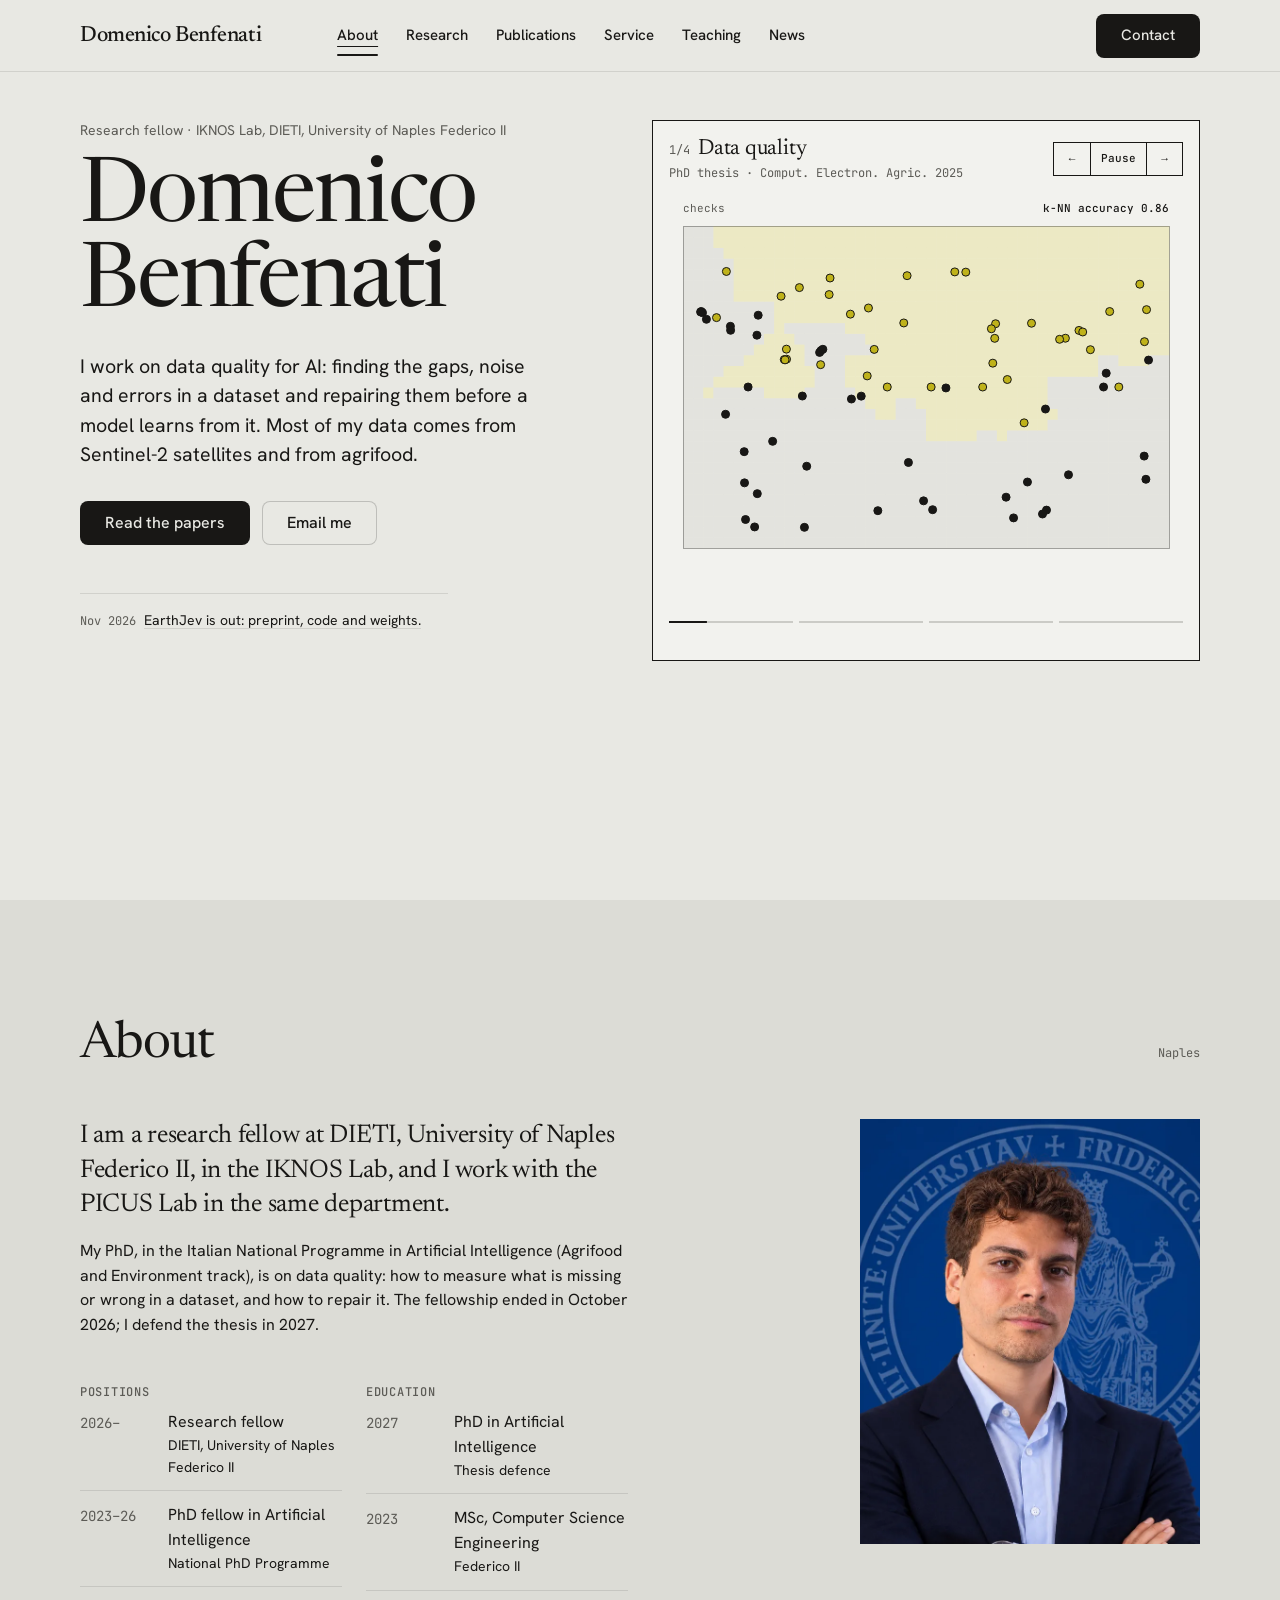
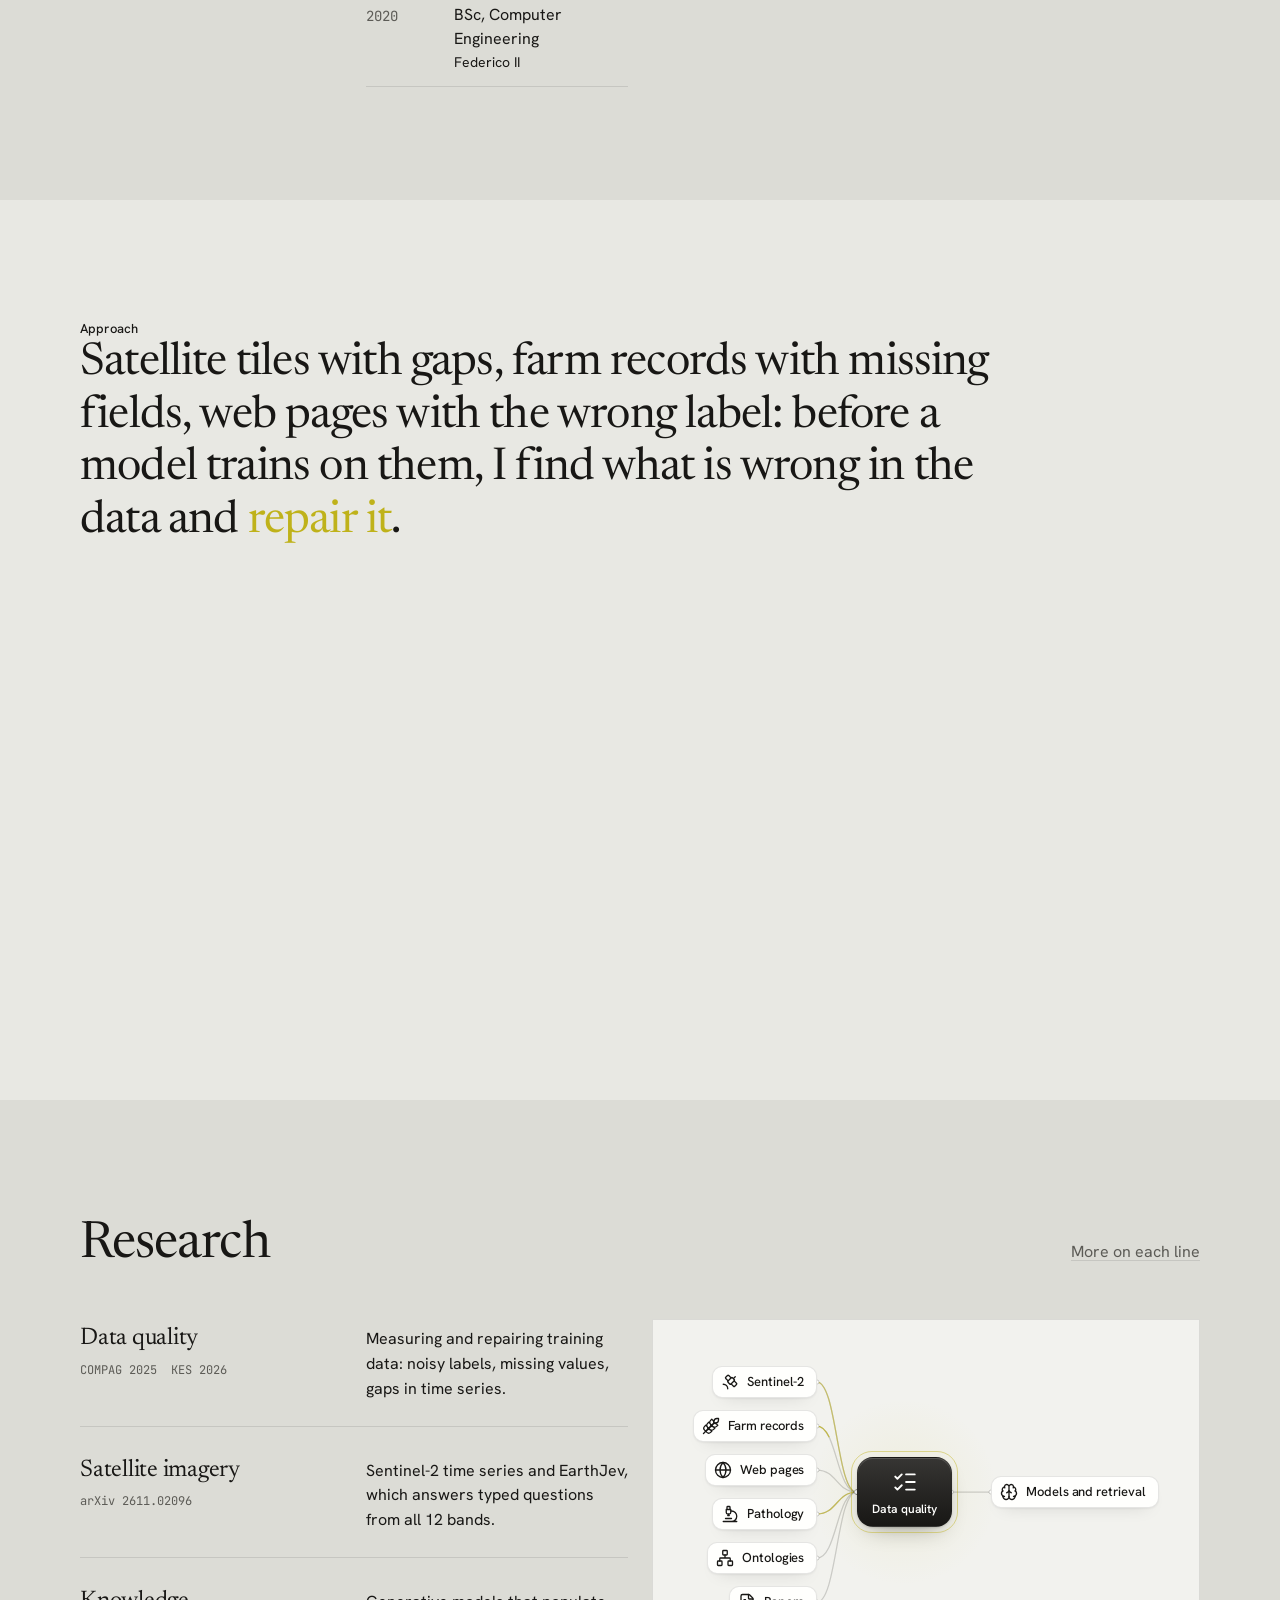
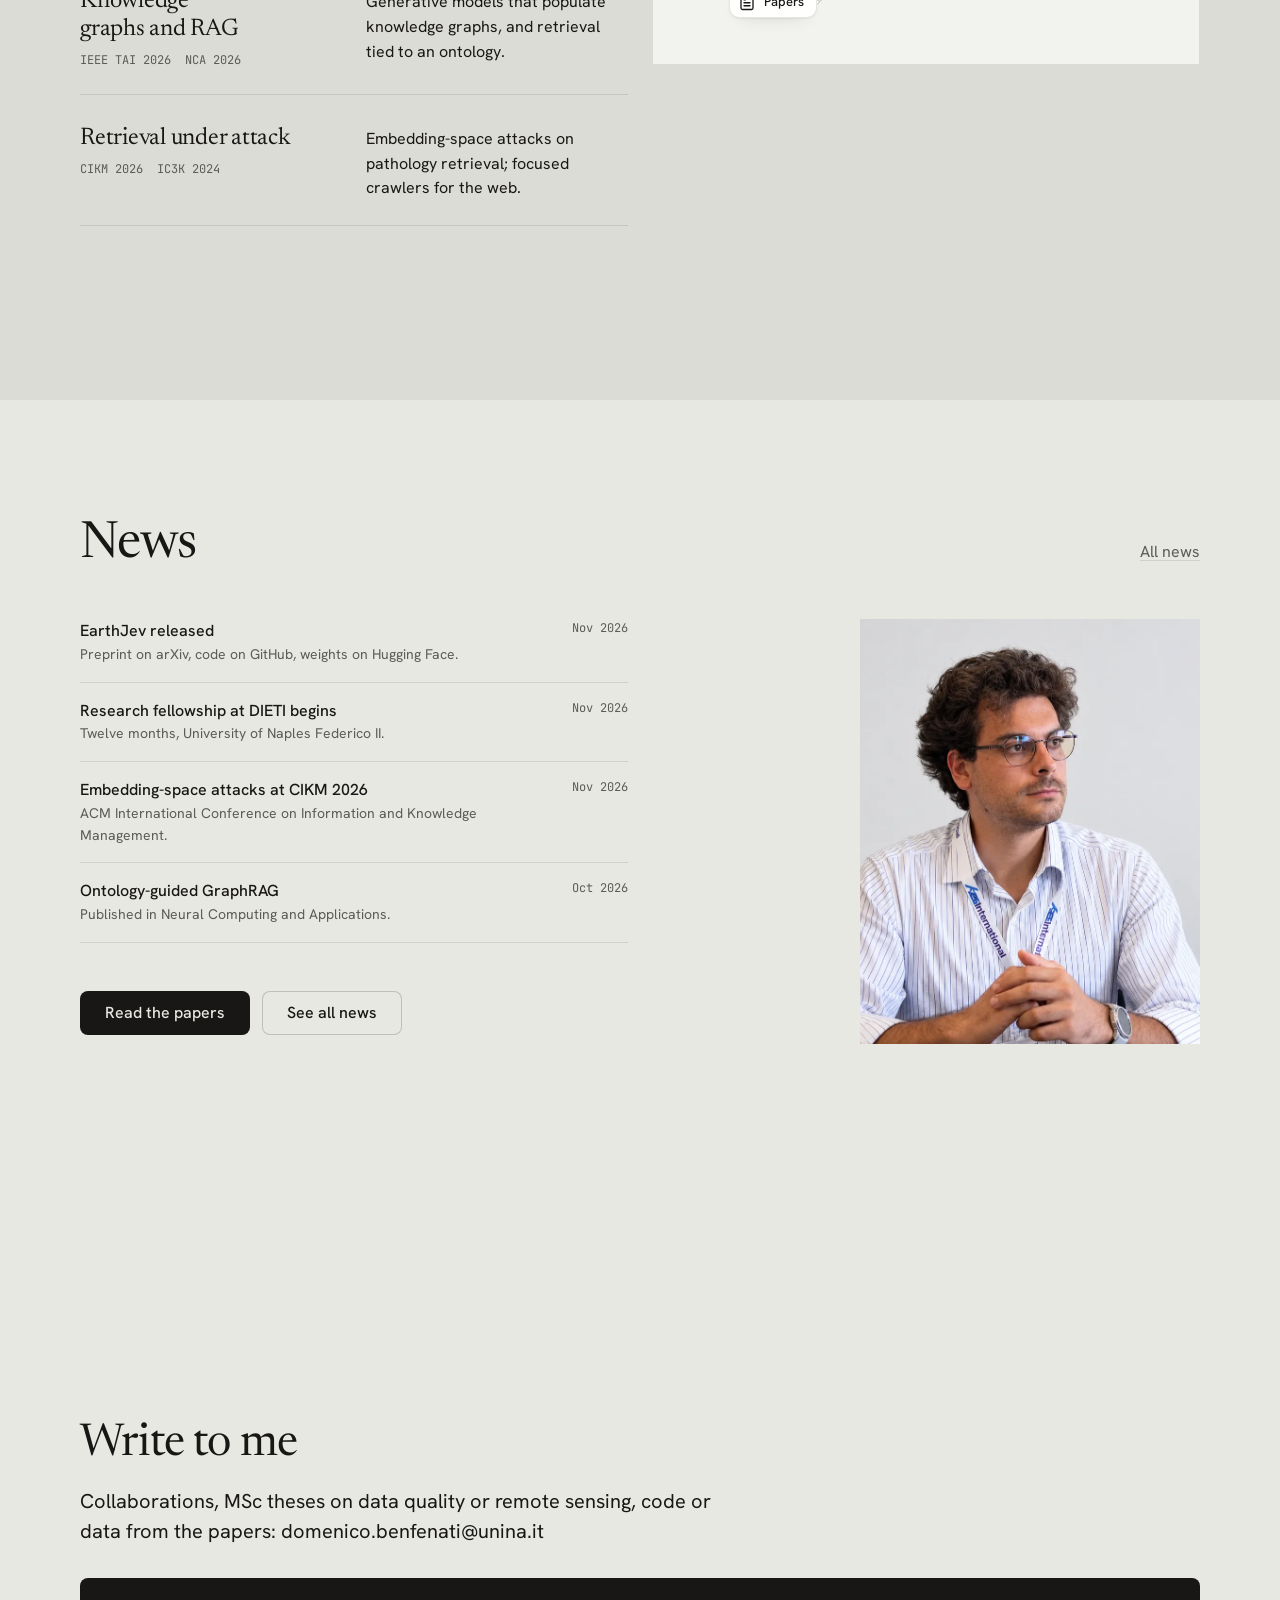
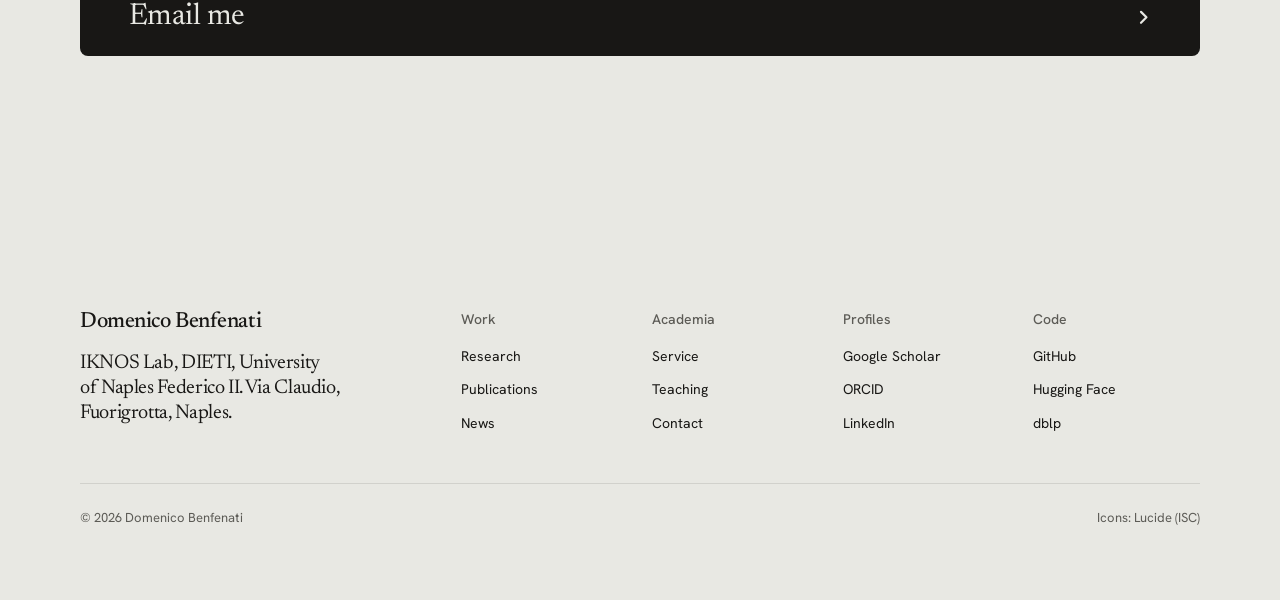
<file: index.html>
<!doctype html>
<html lang="en" data-type="service" data-radius="soft" data-buttons="solid" data-motion>
<head>
<meta charset="utf-8">
<meta name="viewport" content="width=device-width, initial-scale=1">
<title>Domenico Benfenati: data quality for satellite imagery and agrifood</title>
<meta name="description" content="Research fellow at DIETI and the IKNOS Lab, University of Naples Federico II. Data quality and data-centric AI for Sentinel-2 imagery and agrifood.">
<meta property="og:type" content="profile">
<meta property="og:title" content="Domenico Benfenati, IKNOS Lab, University of Naples Federico II">
<meta property="og:description" content="Data quality and data-centric AI for satellite imagery and agrifood.">
<meta property="og:image" content="https://domenicobenfenati.github.io/share.jpg">
<meta name="twitter:card" content="summary_large_image">
<link rel="icon" href="favicon.svg" type="image/svg+xml">
<meta name="theme-color" content="#e8e8e3">
<meta name="site-kind" content="other">
<meta name="page-type" content="service">
<link rel="preload" href="assets/fonts/newsreader-latin-opsz-normal.woff2" as="font" type="font/woff2" crossorigin>
<link rel="preload" href="assets/fonts/hanken-grotesk-latin-wght-normal.woff2" as="font" type="font/woff2" crossorigin>
<link rel="stylesheet" href="assets/fonts/fonts.css">
<link rel="stylesheet" href="assets/system.css">
<link rel="stylesheet" href="assets/ui/cards.css">
<link rel="stylesheet" href="assets/motion/motion.css">
<link rel="stylesheet" href="assets/layout/layout.css">
<link rel="stylesheet" href="assets/diagrams/diagram.css">
<style>
:root {
  --p-bg: #e8e8e3; --p-surface: #dcdcd6; --p-ink: #181715; --p-muted: #5c5b56;
  --p-accent: #bfb21a; --p-accent-ink: #181715; --p-action: #181715; --p-action-ink: #e8e8e3;
  --p-inv-bg: #181715; --p-inv-surface: #242321; --p-inv-ink: #e8e8e3; --p-inv-muted: #91908d;
  --p-inv-accent: #bfb21a; --p-inv-accent-ink: #181715; --p-inv-action: #bfb21a; --p-inv-action-ink: #181715;
  --font-display: "Newsreader", Georgia, serif;
  --font-text: "Hanken Grotesk", system-ui, sans-serif;
  --font-mono: "JetBrains Mono", ui-monospace, monospace;
  --display-weight: 400;
  --display-tracking: -0.018em;
  --display-tracking-xl: -0.025em;
  --ly-scale: 1.06;
}
</style>
<script>document.documentElement.classList.add('m-enter');setTimeout(()=>document.documentElement.classList.add('m-enter-done'),700)</script>
<script>document.documentElement.classList.add('mo-js');setTimeout(()=>document.documentElement.classList.add('mo-safe'),2500)</script>
<style>
  .mono { font-family: var(--font-mono); font-size: 12px; letter-spacing: 0; font-variant-numeric: tabular-nums; }
  h2 { font-family: var(--font-display); }
  .rule-head { display: flex; align-items: baseline; justify-content: space-between; gap: var(--s-5); margin-bottom: var(--s-7); }
  .rule-head h2 { font-size: clamp(36px, 4vw, 56px); line-height: 1; }
  .rule-head .mono, .rule-head a { color: var(--muted); }
  .plain-link { color: var(--ink); text-decoration: underline; text-decoration-color: var(--line); text-underline-offset: 3px; transition: text-decoration-color var(--dur) var(--ease); }
  .plain-link:hover { text-decoration-color: currentColor; }

  /* hero: text on the left, a panel of four research lines in rotation on the right (assets/js/rot-hero.js) */
  .hero-ts .hero__grid { align-items: start; }
  .hero-ts .hero__kicker { display: block; }
  .hero-id { display: flex; align-items: center; gap: var(--s-4); margin-bottom: var(--s-6); }
  .avatar { width: 88px; height: 88px; border-radius: 999px; object-fit: cover; filter: grayscale(.15) contrast(1.02); }
  .hero-id p { font-size: var(--t-small); line-height: 1.45; color: var(--muted); }
  .hero-id b { color: var(--ink); font-weight: 500; }
  .hero-ts h1 { font-size: clamp(56px, 7vw, 104px); line-height: 0.95; letter-spacing: var(--display-tracking-xl); }
  .hero__lead { max-width: 40ch; }
  .hero-latest { margin-top: var(--s-7); padding-top: var(--s-4); border-top: 1px solid var(--line); font-size: var(--t-small); max-width: 46ch; }
  .hero-latest .mono { color: var(--muted); margin-right: var(--s-2); }
  .rot { margin: 0; display: grid; gap: var(--s-3); padding: var(--s-4); background: #f2f2ee; border: 1px solid var(--ink); }
  .rot-head { display: flex; align-items: center; justify-content: space-between; gap: var(--s-3); }
  .rot-name { font: 400 22px/1.1 var(--font-display); letter-spacing: -0.01em; }
  .rot-head .rot-ref { display: block; margin-top: 6px; }
  .rot-head .rot-count { color: var(--muted); margin-right: var(--s-2); }
  .rot-nav { display: inline-flex; border: 1px solid var(--ink); }
  .rot-nav button { height: 32px; min-width: 36px; padding: 0 10px; border: 0; background: transparent; font: 500 11px/1 var(--font-mono); color: var(--ink); cursor: pointer; transition: background var(--dur) var(--ease); }
  .rot-nav button + button { border-left: 1px solid var(--ink); }
  .rot-nav button:hover { background: var(--p-surface); }
  .rot-canvas { width: 100%; height: clamp(300px, 44vh, 400px); display: block; }
  .rot-ref { color: var(--muted); }
  .rot-dots { display: grid; grid-template-columns: repeat(4, 1fr); gap: 6px; }
  .rot-dot { height: 44px; padding: 0; border: 0; background: transparent; cursor: pointer; position: relative; }
  .rot-dot::before, .rot-dot::after { content: ""; position: absolute; left: 0; right: 0; top: 21px; height: 2px; }
  .rot-dot::before { background: rgba(24,23,21,.18); }
  .rot-dot::after { background: var(--ink); transform-origin: left; transform: scaleX(var(--fill, 0)); }
  .rot-live { position: absolute; width: 1px; height: 1px; overflow: hidden; clip: rect(0 0 0 0); }
  @media (min-width: 1024px) and (max-height: 860px) { .hero-latest { display: none; } .hero-id { margin-bottom: var(--s-4); } .rot-canvas { height: 280px; } }
  @media (max-width: 1023px) {
    main > .hero-ts { height: auto; min-height: 0; padding-bottom: var(--s-8); }
    .hero-ts .rot { margin-top: var(--s-7); }
    .rot-nav button { height: 44px; min-width: 44px; }
    .rot-canvas { height: 340px; }
  }

  /* about */
  .bio p { max-width: 62ch; }
  .bio > p + p { margin-top: var(--s-4); }
  .bio > p:first-child { font: 400 clamp(22px, 2vw, 28px)/1.35 var(--font-display); letter-spacing: -0.01em; }
  .cv { display: grid; gap: var(--s-3); }
  .cv li { display: grid; grid-template-columns: 76px 1fr; gap: var(--s-3); padding-bottom: var(--s-3); border-bottom: 1px solid var(--line); }
  .cv .mono { color: var(--muted); padding-top: 3px; }
  .cv span { display: block; color: var(--ink); font-size: var(--t-small); }
  .cv-title { font: 500 12px/1 var(--font-mono); color: var(--muted); margin: var(--s-6) 0 var(--s-3); text-transform: uppercase; letter-spacing: 0.06em; }
  .cv-title:first-child { margin-top: 0; }

  .home-split { align-items: start; }
  .home-photo { width: 100%; max-width: 340px; height: auto; aspect-ratio: 4 / 5; object-fit: cover; object-position: 50% 22%; display: block; margin-left: auto; }
  @media (max-width: 1023px) { .home-photo { max-width: 260px; margin-left: 0; margin-top: var(--s-6); } }
  .index--stack > li { display: block; }
  .index--stack .ix-text { margin-top: var(--s-2); max-width: 56ch; }
  .index--stack .refs { margin-top: 4px; }
  .home-cv { margin-top: var(--s-7); }
  .home-cv .cv-title { margin-top: 0; }
  .dg-card { padding: var(--s-4); background: #f2f2ee; border: 1px solid var(--line); }
  .news-actions { margin-top: var(--s-7); }
  .about-photo { width: 100%; height: auto; aspect-ratio: 1; object-fit: cover; margin-bottom: var(--s-6); }
  /* research index */
  .index > li { display: grid; grid-template-columns: repeat(12, minmax(0, 1fr)); column-gap: var(--gutter); row-gap: var(--s-2); padding: var(--s-5) 0; border-bottom: 1px solid var(--line); align-items: baseline; }
  .index .ix-name { grid-column: 1 / span 6; }
  .index .ix-text { grid-column: 7 / span 6; }
  .index > li:first-child { padding-top: 0; }
  .index h3 { font: 400 24px/1.15 var(--font-display); letter-spacing: -0.01em; }
  .index p { max-width: 54ch; }
  .index .refs { display: flex; flex-wrap: wrap; gap: 2px 14px; margin-top: var(--s-2); color: var(--muted); }

  /* publications */
  .filters { display: flex; flex-wrap: wrap; gap: var(--s-2); margin-bottom: var(--s-6); }
  .filter { height: 44px; padding: 0 var(--s-4); border: 1px solid var(--line); background: transparent; font: 500 var(--t-small)/1 var(--font-text); color: var(--ink); cursor: pointer; transition: background var(--dur) var(--ease); }
  .filter:hover { background: var(--p-surface); }
  .filter[aria-pressed="true"] { background: var(--ink); color: var(--p-bg); border-color: var(--ink); }
  .pubyear { display: grid; grid-template-columns: 120px minmax(0, 1fr); gap: var(--gutter); padding-top: var(--s-5); border-top: 1px solid var(--ink); }
  .pubyear + .pubyear { margin-top: var(--s-6); }
  .pubyear[hidden] { display: none; }
  .pubyear__label { font: 400 40px/1 var(--font-display); }
  .pubs { display: grid; gap: var(--s-5); }
  .pub { display: grid; grid-template-columns: 100px minmax(0, 1fr) auto; gap: var(--s-4); align-items: baseline; }
  .pub[hidden] { display: none; }
  .pub__venue { color: var(--muted); }
  .pub__title { font: 500 var(--t-body)/1.4 var(--font-text); letter-spacing: 0; }
  .pub__authors, .pub__where { font-size: var(--t-small); line-height: 1.5; }
  .pub__authors b { font-weight: 600; }
  .pub__where { color: var(--muted); font-style: italic; }
  .pub__links { display: flex; gap: var(--s-3); white-space: nowrap; }
  .pub__links a { color: var(--ink); text-decoration: underline; text-decoration-color: var(--line); text-underline-offset: 3px; }
  .pub__links a:hover { text-decoration-color: currentColor; }
  main > .section--page { height: auto; min-height: 100svh; }

  /* EarthJev */
  .bands { display: grid; grid-template-columns: repeat(12, minmax(0, 1fr)); gap: 4px; }
  .bands li { display: grid; gap: 2px; padding: 140px 0 10px; background: var(--b); color: #fff; text-align: center; font: 500 11px/1.2 var(--font-mono); position: relative; overflow: hidden; }
  .bands li span + span { opacity: .75; font-weight: 400; }
  .bands li::after { content: ""; position: absolute; inset: 0; background: linear-gradient(180deg, rgba(255,255,255,.22), transparent 55%); animation: scan 3.2s ease-in-out infinite; animation-delay: calc(var(--i) * 120ms); opacity: 0; }
  @keyframes scan { 0%, 100% { opacity: 0; } 40% { opacity: 1; } }
  @media (prefers-reduced-motion: reduce) { .bands li::after { animation: none; } }
  .bands-axis { display: flex; justify-content: space-between; margin-top: var(--s-2); color: var(--muted); }
  .ej-links { display: flex; flex-wrap: wrap; gap: var(--s-3) var(--s-5); margin-top: var(--s-5); }

  /* lists */
  .rows small { display: block; font-weight: 400; color: var(--muted); font-size: var(--t-small); }
  .rows .rows__value { font-family: var(--font-mono); font-size: 12px; color: var(--muted); }

  /* footer and inner pages */
  .site-foot { padding: var(--s-7) 0 var(--s-8); border-top: 1px solid var(--ink); font-size: var(--t-small); }
  .site-foot__name { font: 400 24px/1.1 var(--font-display); }
  .site-foot__legal { text-align: right; }
  .page-head { padding-top: calc(var(--nav, 72px) + var(--s-8)); }
  .page-head h1 { font: 400 clamp(48px, 6vw, 88px)/1 var(--font-display); letter-spacing: var(--display-tracking-xl); }
  .page-head .rule-head + p { margin-top: var(--s-4); max-width: 60ch; font-size: var(--t-lead); }
  main > .section--page { height: auto; min-height: 0; }
  main > .section--page { padding-block: var(--s-8, 96px); }
  main > .section--page.page-head { padding-top: calc(var(--nav, 72px) + var(--s-8, 96px)); }
  main > .section--page:last-child { padding-bottom: var(--s-9, 120px); }
  .nav__link[aria-current="page"] { text-decoration: underline; text-underline-offset: 6px; text-decoration-thickness: 1px; }
  .ej { margin-top: var(--s-6); padding-top: var(--s-6); border-top: 1px solid var(--line); }
  @media (max-width: 1023px) { .site-foot__legal { text-align: left; } }
  .contact-line { font: 400 clamp(28px, 3.4vw, 48px)/1.1 var(--font-display); letter-spacing: -0.015em; }
  #contact .footer__address { font: 400 var(--t-body)/1.5 var(--font-text); font-style: normal; letter-spacing: 0; }
  .contact-line a { color: var(--ink); text-decoration: underline; text-decoration-thickness: 1px; text-underline-offset: 6px; }
  .elsewhere { display: flex; flex-wrap: wrap; gap: var(--s-2) var(--s-5); }

  @media (max-width: 1023px) {
    .index > li { grid-template-columns: 1fr; gap: var(--s-2); }
    .index .ix-name, .index .ix-text { grid-column: 1; }
    .pubyear { grid-template-columns: 1fr; gap: var(--s-3); }
    .pub { grid-template-columns: 1fr; gap: var(--s-1); }
    .pub__links { gap: var(--s-4); }
    .pub__links a { display: inline-block; padding: 12px 0; }
  }
  /* short laptop screens and browser zoom: a section grows with its content instead of running into the next one */
  @media (min-width: 1280px) {
    main > :is(section, .section):not(.hero, .section--hero), footer.closing { height: auto; min-height: 100vh; min-height: 100svh; }
    :where(main > :is(section, .section):not(.hero, .section--hero), footer.closing) { display: flex; flex-direction: column; }
    main > :is(section, .section):not(.hero, .section--hero) > :is(.wrap, .container), footer.closing > .wrap { flex: 1 0 auto; height: auto; min-height: 0; }
  }
  .site-name { font-family: var(--font-display); font-size: 22px; white-space: nowrap; }
  .nav .nav__item--menu-only { display: none; }
  @media (max-width: 1023px) { .nav .nav__item--menu-only { display: block; } }
  @media (max-width: 420px) { .nav .nav__bar .nav__actions { display: none; } .nav:not(.is-open) .nav__actions + .nav__toggle { margin-left: auto; } .site-name { font-size: 19px; } }
  @media (max-width: 1023px) { .nav__bar { gap: var(--s-3); } .nav__toggle { margin-left: auto; margin-right: 0; flex: none; } }
  @media (max-width: 639px) {
    main > .hero-ts { height: auto; min-height: 100svh; padding-bottom: var(--s-5); display: flex; flex-direction: column; }
    .hero-ts > .wrap { flex: 1; min-height: 0; display: flex; }
    .hero-ts .hero__grid { flex: 1; min-height: 0; display: flex; flex-direction: column; }
    .hero-ts h1 { font-size: 52px; }
    .hero-ts .hero__kicker { font-size: 13px; }
    .hero-ts .hero__lead { font-size: 17px; line-height: 1.45; margin-top: var(--s-3); }
    .hero-ts .btn-row { margin-top: var(--s-4); }
    .hero-latest, .hero-ts .wide-only, .hero-ts .rot-ref { display: none; }
    .hero-ts .btn-row { flex-direction: row; flex-wrap: wrap; align-items: center; gap: var(--s-2) var(--s-5); }
    .hero-ts .hero__text { min-width: 0; }
    .hero-ts .btn-row .btn { width: auto; flex: none; }
    .hero-ts .rot { flex: 1; min-height: 0; margin-top: var(--s-5); grid-template-rows: auto minmax(0, 1fr) auto; padding: var(--s-3); gap: var(--s-2); }
    .hero-ts .rot-canvas { height: 100%; min-height: 240px; }
    .rot-name { font-size: 19px; }
    .rot-dot { height: 32px; } .rot-dot::before, .rot-dot::after { top: 15px; }
  }
  @media (max-width: 639px) {
    .elsewhere a, .rule-head a { display: inline-block; padding-block: 12px; }
    .bands { grid-template-columns: repeat(6, minmax(0, 1fr)); }
    .bands li { padding-top: 32px; }
    .bands-axis { display: none; }
    .rule-head { flex-wrap: wrap; }
  }
</style>
</head>
<body>
<!-- type: service (a researcher's personal page)
     deal: palette paper-grey-brass (newsprint ground and a brass accent: a researcher's printed page; the brass picks up
     the cropland in the hero scene), type newsreader (Newsreader over Hanken Grotesk; the first pairing, schibsted, was
     passed over for a serif that reads as academic), nav nav-mega, footer footer-visit, rhythm surface-pairs, buttons solid
     voice: facts only (copy-registers 1), first person, the research nouns every time; no eyebrows, no figure strips -->
<header class="nav">
  <div class="wrap nav__bar">
    <a class="skip-link" href="#top">Skip to content</a>
    <a class="nav__logo site-name" href="index.html">Domenico Benfenati</a>
    <nav class="nav__links" aria-label="Main">
      <div class="nav__item"><a class="nav__link" href="index.html" aria-current="page">About</a></div>
      <div class="nav__item"><a class="nav__link" href="research.html">Research</a></div>
      <div class="nav__item"><a class="nav__link" href="publications.html">Publications</a></div>
      <div class="nav__item"><a class="nav__link" href="service.html">Service</a></div>
      <div class="nav__item"><a class="nav__link" href="teaching.html">Teaching</a></div>
      <div class="nav__item"><a class="nav__link" href="news.html">News</a></div>
      <div class="nav__item nav__item--menu-only"><a class="nav__link" href="contact.html">Contact</a></div>
    </nav>
    <div class="nav__actions">
      <a class="btn btn--primary" href="contact.html">Contact</a>
    </div>
    <button class="nav__toggle" type="button" aria-expanded="false" aria-label="Menu"><svg width="18" height="18" viewBox="0 0 18 18" aria-hidden="true"><path d="M2 5h14M2 13h14" stroke="currentColor" stroke-width="1.6" stroke-linecap="round"/></svg></button>
  </div>
</header>

<main id="top">
  <section class="hero hero-ts" data-enter aria-labelledby="hero-h">
    <div class="wrap"><div class="hero-text grid hero__grid">
      <div class="hero__text span-5">
        <p class="hero__kicker">Research fellow · IKNOS Lab, DIETI,<span class="wide-only"> University of Naples</span> Federico II</p>
        <h1 id="hero-h">Domenico Benfenati</h1>
        <p class="hero__lead">I work on data quality for AI: finding the gaps, noise and errors in a dataset and repairing them before a model learns from it.<span class="wide-only"> Most of my data comes from Sentinel-2 satellites and from agrifood.</span></p>
        <div class="btn-row"><a class="btn btn--primary" href="publications.html">Read the papers</a><a class="btn btn--secondary" href="contact.html">Email me</a></div>
        <p class="hero-latest"><span class="mono">Nov 2026</span><a class="plain-link" href="research.html#earthjev">EarthJev is out: preprint, code and weights.</a></p>
      </div>
      <figure class="rot span-6 start-7" data-rot role="region" aria-roledescription="carousel" aria-label="Research lines">
        <div class="rot-head">
          <p class="rot-name"><span class="mono rot-count">1/4</span><span class="rot-title">Data quality</span><span class="mono rot-ref">PhD thesis · Comput. Electron. Agric. 2025</span></p>
          <div class="rot-nav">
            <button type="button" data-rot-prev aria-label="Previous research line">←</button>
            <button type="button" data-rot-pause aria-pressed="false">Pause</button>
            <button type="button" data-rot-next aria-label="Next research line">→</button>
          </div>
        </div>
        <canvas class="rot-canvas" role="img" aria-label="Animation of the current research line, drawn from synthetic data"></canvas>
        <div class="rot-dots">
          <button class="rot-dot" type="button" aria-label="Data quality"></button>
          <button class="rot-dot" type="button" aria-label="Satellite imagery"></button>
          <button class="rot-dot" type="button" aria-label="Knowledge graphs and RAG"></button>
          <button class="rot-dot" type="button" aria-label="Retrieval under attack"></button>
        </div>
        <p class="rot-live" aria-live="polite"></p>
      </figure>
    </div></div>
  </section>

  <section class="section ground-surface" id="about" aria-labelledby="about-h" style="--h: 1">
    <div class="wrap">
      <div class="rule-head"><h2 id="about-h">About</h2><span class="mono">Naples</span></div>
      <div class="grid home-split">
        <div class="span-6 bio">
          <p>I am a research fellow at DIETI, University of Naples Federico II, in the IKNOS Lab, and I work with the PICUS Lab in the same department.</p>
          <p>My PhD, in the Italian National Programme in Artificial Intelligence (Agrifood and Environment track), is on data quality: how to measure what is missing or wrong in a dataset, and how to repair it. The fellowship ended in October 2026; I defend the thesis in 2027.</p>
          <div class="grid home-cv">
            <div class="span-6">
              <p class="cv-title">Positions</p>
              <ul class="cv">
                <li><span class="mono">2026–</span><p>Research fellow<span>DIETI, University of Naples Federico II</span></p></li>
                <li><span class="mono">2023–26</span><p>PhD fellow in Artificial Intelligence<span>National PhD Programme</span></p></li>
              </ul>
            </div>
            <div class="span-6">
              <p class="cv-title">Education</p>
              <ul class="cv">
                <li><span class="mono">2027</span><p>PhD in Artificial Intelligence<span>Thesis defence</span></p></li>
                <li><span class="mono">2023</span><p>MSc, Computer Science Engineering<span>Federico II</span></p></li>
                <li><span class="mono">2020</span><p>BSc, Computer Engineering<span>Federico II</span></p></li>
              </ul>
            </div>
          </div>
        </div>
        <div class="span-6 start-7">
          <img class="home-photo" src="assets/img/portrait-large.webp" width="900" height="900" alt="Domenico Benfenati in front of the University of Naples Federico II seal" loading="lazy">
        </div>
      </div>
    </div>
  </section>

  <!-- moment: word-highlight (dealt by moments.mjs; photo-chapters was dealt first and needs 3 to 5 photographs the page lacks) -->
  <section class="section statement" id="approach" data-moment="word-highlight" aria-label="Approach">
    <div class="wrap">
      <p class="t-label">Approach</p>
      <p class="mo-wh__text">Satellite tiles with gaps, farm records with missing fields, web pages with the wrong label: before a model trains on them, I find what is wrong in the data and <strong>repair it</strong>.</p>
    </div>
  </section>

  <section class="section ground-surface" id="research" aria-labelledby="research-h" style="--h: 1">
    <div class="wrap">
      <div class="rule-head"><h2 id="research-h">Research</h2><a class="plain-link" href="research.html">More on each line</a></div>
      <div class="grid home-split">
        <ol class="index index--stack span-6">
          <li><div class="ix-name"><h3>Data quality</h3><p class="refs mono"><span>COMPAG 2025</span><span>KES 2026</span></p></div><p class="ix-text">Measuring and repairing training data: noisy labels, missing values, gaps in time series.</p></li>
          <li><div class="ix-name"><h3>Satellite imagery</h3><p class="refs mono"><span>arXiv 2611.02096</span></p></div><p class="ix-text">Sentinel-2 time series and EarthJev, which answers typed questions from all 12 bands.</p></li>
          <li><div class="ix-name"><h3>Knowledge graphs and RAG</h3><p class="refs mono"><span>IEEE TAI 2026</span><span>NCA 2026</span></p></div><p class="ix-text">Generative models that populate knowledge graphs, and retrieval tied to an ontology.</p></li>
          <li><div class="ix-name"><h3>Retrieval under attack</h3><p class="refs mono"><span>CIKM 2026</span><span>IC3K 2024</span></p></div><p class="ix-text">Embedding-space attacks on pathology retrieval; focused crawlers for the web.</p></li>
        </ol>
        <div class="span-6 start-7 dg-card">
          <div class="dg" data-diagram><script type="application/json">{"layout":"fanin","alt":"Satellite imagery, farm records, web pages, pathology images, ontologies and papers pass through data quality checks before they reach models and retrieval systems.","sources":[{"label":"Sentinel-2","icon":"ui:satellite","sub":"12-band imagery"},{"label":"Farm records","icon":"ui:wheat","sub":"Agrifood"},{"label":"Web pages","icon":"ui:globe","sub":"Focused crawls"},{"label":"Pathology","icon":"ui:microscope","sub":"Image retrieval"},{"label":"Ontologies","icon":"ui:network","sub":"Knowledge graphs"},{"label":"Papers","icon":"ui:file-text","sub":"RAG corpora"}],"target":{"label":"Data quality","icon":"ui:list-checks"},"then":{"label":"Models and retrieval","icon":"ui:brain"}}</script></div>
        </div>
      </div>
    </div>
  </section>

  <section class="section" id="news" aria-labelledby="news-h" style="--h: 1">
    <div class="wrap">
      <div class="rule-head"><h2 id="news-h">News</h2><a class="plain-link" href="news.html">All news</a></div>
      <div class="grid home-split">
        <div class="span-6">
          <ul class="rows">
            <li><span class="rows__name">EarthJev released<small>Preprint on arXiv, code on GitHub, weights on Hugging Face.</small></span><span class="rows__value">Nov 2026</span></li>
            <li><span class="rows__name">Research fellowship at DIETI begins<small>Twelve months, University of Naples Federico II.</small></span><span class="rows__value">Nov 2026</span></li>
            <li><span class="rows__name">Embedding-space attacks at CIKM 2026<small>ACM International Conference on Information and Knowledge Management.</small></span><span class="rows__value">Nov 2026</span></li>
            <li><span class="rows__name">Ontology-guided GraphRAG<small>Published in Neural Computing and Applications.</small></span><span class="rows__value">Oct 2026</span></li>
          </ul>
          <div class="btn-row news-actions"><a class="btn btn--primary" href="publications.html">Read the papers</a><a class="btn btn--secondary" href="news.html">See all news</a></div>
        </div>
        <div class="span-6 start-7">
          <img class="home-photo" src="assets/img/conference.webp" width="900" height="900" alt="Domenico Benfenati at a conference" loading="lazy">
        </div>
      </div>
    </div>
  </section>
</main>

<footer class="footer closing" id="contact" aria-labelledby="close-h">
  <div class="wrap">
    <div class="closing__cta close--type">
      <div class="section-head">
        <h2 id="close-h">Write to me</h2>
        <p>Collaborations, MSc theses on data quality or remote sensing, code or data from the papers: domenico.benfenati@unina.it</p>
      </div>
      <a class="btn btn--primary btn--xl btn--wide" href="mailto:domenico.benfenati@unina.it">Email me<svg class="m-arrow" viewBox="0 0 12 12" aria-hidden="true"><path class="m-arrow__stem" d="M1 6h8"/><path class="m-arrow__head" d="M4.5 2.5 8 6l-3.5 3.5"/></svg></a>
    </div>
    <div class="closing__links">
      <div class="grid">
        <div class="span-4 stack-4">
          <a class="nav__logo site-name" href="#top">Domenico Benfenati</a>
          <p class="footer__lede">IKNOS Lab, DIETI, University of Naples Federico II. Via Claudio, Fuorigrotta, Naples.</p>
        </div>
        <div class="span-2 footer__col"><h3>Work</h3><ul><li><a href="research.html">Research</a></li><li><a href="publications.html">Publications</a></li><li><a href="news.html">News</a></li></ul></div>
        <div class="span-2 footer__col"><h3>Academia</h3><ul><li><a href="service.html">Service</a></li><li><a href="teaching.html">Teaching</a></li><li><a href="contact.html">Contact</a></li></ul></div>
        <div class="span-2 footer__col"><h3>Profiles</h3><ul><li><a href="https://scholar.google.com/citations?user=tjH_pzcAAAAJ" rel="noopener">Google Scholar</a></li><li><a href="https://orcid.org/0009-0008-5825-8043" rel="noopener">ORCID</a></li><li><a href="https://www.linkedin.com/in/domenico-benfenati/" rel="noopener">LinkedIn</a></li></ul></div>
        <div class="span-2 footer__col"><h3>Code</h3><ul><li><a href="https://github.com/dBenf" rel="noopener">GitHub</a></li><li><a href="https://huggingface.co/dBenf" rel="noopener">Hugging Face</a></li><li><a href="https://dblp.org/pid/367/6149.html" rel="noopener">dblp</a></li></ul></div>
      </div>
      <div class="footer__legal"><span>&copy; 2026 Domenico Benfenati</span><span>Icons: Lucide (ISC)</span></div>
    </div>
  </div>
</footer>
<script>
  document.querySelectorAll('.filter').forEach((b) => b.addEventListener('click', () => {
    const t = b.dataset.filter;
    document.querySelectorAll('.filter').forEach((x) => x.setAttribute('aria-pressed', String(x === b)));
    document.querySelectorAll('.pub').forEach((p) => { p.hidden = t !== 'all' && p.dataset.type !== t; });
    document.querySelectorAll('.pubyear').forEach((y) => { y.hidden = !y.querySelector('.pub:not([hidden])'); });
  }));
</script>
<script type="module" src="assets/system.js"></script>
<script type="module" src="assets/motion/motion.js"></script>
<script type="module" src="assets/layout/layout.js"></script>
<script type="module" src="assets/js/rot-hero.js"></script>
<script type="module" src="assets/diagrams/mount.js"></script>
</body>
</html>
</file>
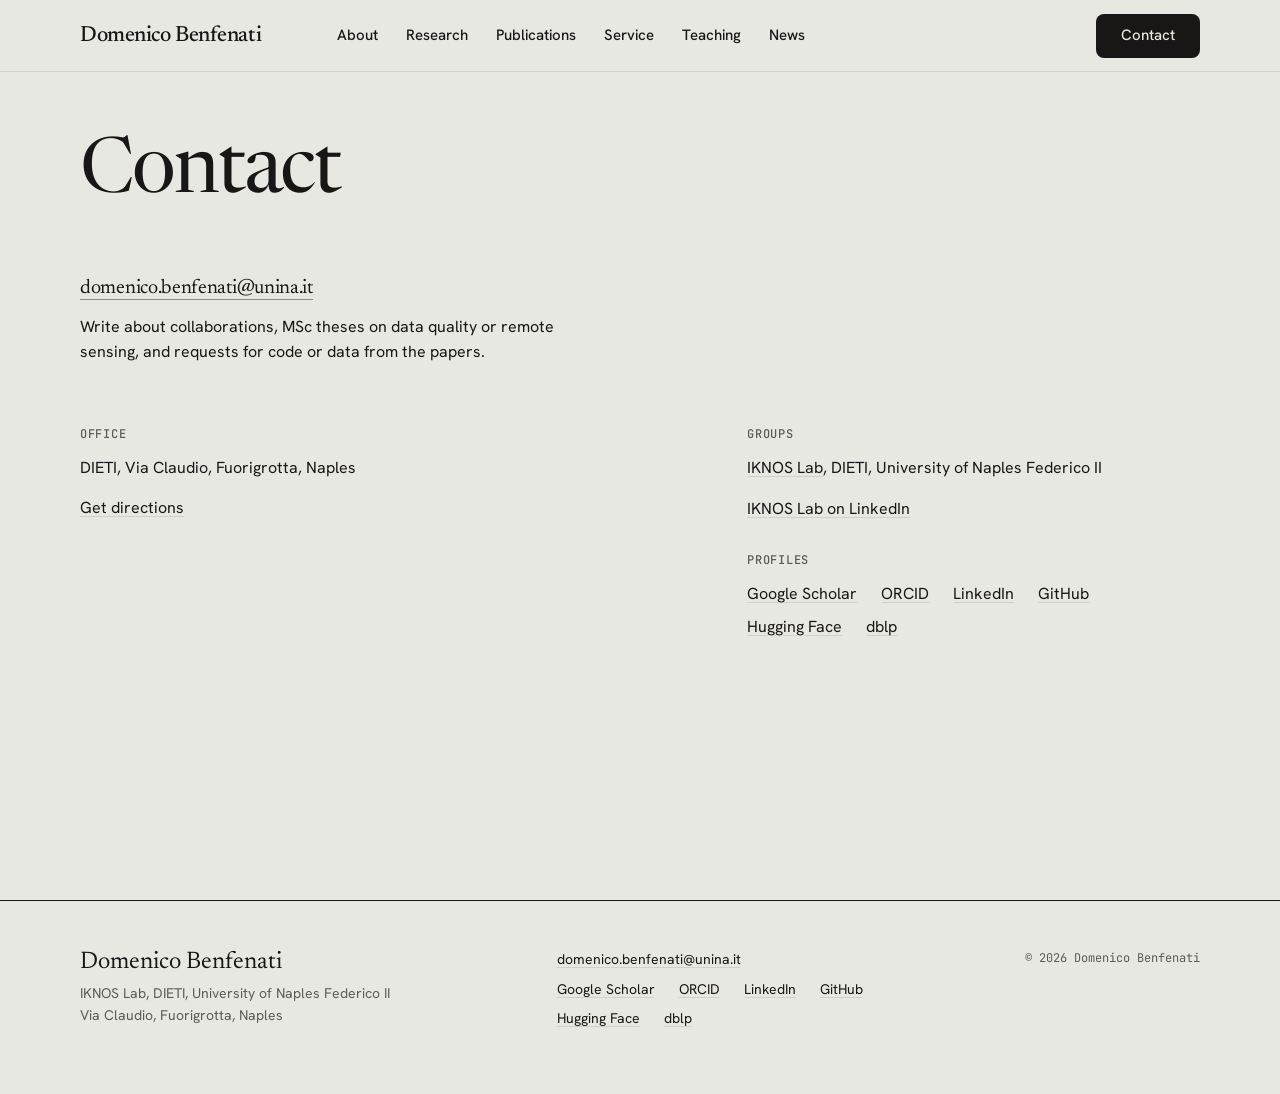
<file: contact.html>
<!doctype html>
<html lang="en" data-type="service" data-radius="soft" data-buttons="solid" data-motion>
<head>
<meta charset="utf-8">
<meta name="viewport" content="width=device-width, initial-scale=1">
<title>Contact: Domenico Benfenati</title>
<meta name="description" content="Email and office of Domenico Benfenati, DIETI, University of Naples Federico II.">
<meta property="og:type" content="profile">
<meta property="og:title" content="Domenico Benfenati, IKNOS Lab, University of Naples Federico II">
<meta property="og:description" content="Data quality and data-centric AI for satellite imagery and agrifood.">
<meta property="og:image" content="https://domenicobenfenati.github.io/share.jpg">
<meta name="twitter:card" content="summary_large_image">
<link rel="icon" href="favicon.svg" type="image/svg+xml">
<meta name="theme-color" content="#e8e8e3">
<meta name="site-kind" content="other">
<meta name="page-type" content="service">
<link rel="preload" href="assets/fonts/newsreader-latin-opsz-normal.woff2" as="font" type="font/woff2" crossorigin>
<link rel="preload" href="assets/fonts/hanken-grotesk-latin-wght-normal.woff2" as="font" type="font/woff2" crossorigin>
<link rel="stylesheet" href="assets/fonts/fonts.css">
<link rel="stylesheet" href="assets/system.css">
<link rel="stylesheet" href="assets/ui/cards.css">
<link rel="stylesheet" href="assets/motion/motion.css">
<link rel="stylesheet" href="assets/layout/layout.css">

<style>
:root {
  --p-bg: #e8e8e3; --p-surface: #dcdcd6; --p-ink: #181715; --p-muted: #5c5b56;
  --p-accent: #bfb21a; --p-accent-ink: #181715; --p-action: #181715; --p-action-ink: #e8e8e3;
  --p-inv-bg: #181715; --p-inv-surface: #242321; --p-inv-ink: #e8e8e3; --p-inv-muted: #91908d;
  --p-inv-accent: #bfb21a; --p-inv-accent-ink: #181715; --p-inv-action: #bfb21a; --p-inv-action-ink: #181715;
  --font-display: "Newsreader", Georgia, serif;
  --font-text: "Hanken Grotesk", system-ui, sans-serif;
  --font-mono: "JetBrains Mono", ui-monospace, monospace;
  --display-weight: 400;
  --display-tracking: -0.018em;
  --display-tracking-xl: -0.025em;
  --ly-scale: 1.06;
}
</style>
<script>document.documentElement.classList.add('m-enter');setTimeout(()=>document.documentElement.classList.add('m-enter-done'),700)</script>

<style>
  .mono { font-family: var(--font-mono); font-size: 12px; letter-spacing: 0; font-variant-numeric: tabular-nums; }
  h2 { font-family: var(--font-display); }
  .rule-head { display: flex; align-items: baseline; justify-content: space-between; gap: var(--s-5); margin-bottom: var(--s-7); }
  .rule-head h2 { font-size: clamp(36px, 4vw, 56px); line-height: 1; }
  .rule-head .mono, .rule-head a { color: var(--muted); }
  .plain-link { color: var(--ink); text-decoration: underline; text-decoration-color: var(--line); text-underline-offset: 3px; transition: text-decoration-color var(--dur) var(--ease); }
  .plain-link:hover { text-decoration-color: currentColor; }

  /* hero: text on the left, a panel of four research lines in rotation on the right (assets/js/rot-hero.js) */
  .hero-ts .hero__grid { align-items: start; }
  .hero-ts .hero__kicker { display: block; }
  .hero-id { display: flex; align-items: center; gap: var(--s-4); margin-bottom: var(--s-6); }
  .avatar { width: 88px; height: 88px; border-radius: 999px; object-fit: cover; filter: grayscale(.15) contrast(1.02); }
  .hero-id p { font-size: var(--t-small); line-height: 1.45; color: var(--muted); }
  .hero-id b { color: var(--ink); font-weight: 500; }
  .hero-ts h1 { font-size: clamp(56px, 7vw, 104px); line-height: 0.95; letter-spacing: var(--display-tracking-xl); }
  .hero__lead { max-width: 40ch; }
  .hero-latest { margin-top: var(--s-7); padding-top: var(--s-4); border-top: 1px solid var(--line); font-size: var(--t-small); max-width: 46ch; }
  .hero-latest .mono { color: var(--muted); margin-right: var(--s-2); }
  .rot { margin: 0; display: grid; gap: var(--s-3); padding: var(--s-4); background: #f2f2ee; border: 1px solid var(--ink); }
  .rot-head { display: flex; align-items: center; justify-content: space-between; gap: var(--s-3); }
  .rot-name { font: 400 22px/1.1 var(--font-display); letter-spacing: -0.01em; }
  .rot-head .rot-ref { display: block; margin-top: 6px; }
  .rot-head .rot-count { color: var(--muted); margin-right: var(--s-2); }
  .rot-nav { display: inline-flex; border: 1px solid var(--ink); }
  .rot-nav button { height: 32px; min-width: 36px; padding: 0 10px; border: 0; background: transparent; font: 500 11px/1 var(--font-mono); color: var(--ink); cursor: pointer; transition: background var(--dur) var(--ease); }
  .rot-nav button + button { border-left: 1px solid var(--ink); }
  .rot-nav button:hover { background: var(--p-surface); }
  .rot-canvas { width: 100%; height: clamp(300px, 44vh, 400px); display: block; }
  .rot-ref { color: var(--muted); }
  .rot-dots { display: grid; grid-template-columns: repeat(4, 1fr); gap: 6px; }
  .rot-dot { height: 44px; padding: 0; border: 0; background: transparent; cursor: pointer; position: relative; }
  .rot-dot::before, .rot-dot::after { content: ""; position: absolute; left: 0; right: 0; top: 21px; height: 2px; }
  .rot-dot::before { background: rgba(24,23,21,.18); }
  .rot-dot::after { background: var(--ink); transform-origin: left; transform: scaleX(var(--fill, 0)); }
  .rot-live { position: absolute; width: 1px; height: 1px; overflow: hidden; clip: rect(0 0 0 0); }
  @media (min-width: 1024px) and (max-height: 860px) { .hero-latest { display: none; } .hero-id { margin-bottom: var(--s-4); } .rot-canvas { height: 280px; } }
  @media (max-width: 1023px) {
    main > .hero-ts { height: auto; min-height: 0; padding-bottom: var(--s-8); }
    .hero-ts .rot { margin-top: var(--s-7); }
    .rot-nav button { height: 44px; min-width: 44px; }
    .rot-canvas { height: 340px; }
  }

  /* about */
  .bio p { max-width: 62ch; }
  .bio > p + p { margin-top: var(--s-4); }
  .bio > p:first-child { font: 400 clamp(22px, 2vw, 28px)/1.35 var(--font-display); letter-spacing: -0.01em; }
  .cv { display: grid; gap: var(--s-3); }
  .cv li { display: grid; grid-template-columns: 76px 1fr; gap: var(--s-3); padding-bottom: var(--s-3); border-bottom: 1px solid var(--line); }
  .cv .mono { color: var(--muted); padding-top: 3px; }
  .cv span { display: block; color: var(--ink); font-size: var(--t-small); }
  .cv-title { font: 500 12px/1 var(--font-mono); color: var(--muted); margin: var(--s-6) 0 var(--s-3); text-transform: uppercase; letter-spacing: 0.06em; }
  .cv-title:first-child { margin-top: 0; }

  .home-split { align-items: start; }
  .home-photo { width: 100%; max-width: 340px; height: auto; aspect-ratio: 4 / 5; object-fit: cover; object-position: 50% 22%; display: block; margin-left: auto; }
  @media (max-width: 1023px) { .home-photo { max-width: 260px; margin-left: 0; margin-top: var(--s-6); } }
  .index--stack > li { display: block; }
  .index--stack .ix-text { margin-top: var(--s-2); max-width: 56ch; }
  .index--stack .refs { margin-top: 4px; }
  .home-cv { margin-top: var(--s-7); }
  .home-cv .cv-title { margin-top: 0; }
  .dg-card { padding: var(--s-4); background: #f2f2ee; border: 1px solid var(--line); }
  .news-actions { margin-top: var(--s-7); }
  .about-photo { width: 100%; height: auto; aspect-ratio: 1; object-fit: cover; margin-bottom: var(--s-6); }
  /* research index */
  .index > li { display: grid; grid-template-columns: repeat(12, minmax(0, 1fr)); column-gap: var(--gutter); row-gap: var(--s-2); padding: var(--s-5) 0; border-bottom: 1px solid var(--line); align-items: baseline; }
  .index .ix-name { grid-column: 1 / span 6; }
  .index .ix-text { grid-column: 7 / span 6; }
  .index > li:first-child { padding-top: 0; }
  .index h3 { font: 400 24px/1.15 var(--font-display); letter-spacing: -0.01em; }
  .index p { max-width: 54ch; }
  .index .refs { display: flex; flex-wrap: wrap; gap: 2px 14px; margin-top: var(--s-2); color: var(--muted); }

  /* publications */
  .filters { display: flex; flex-wrap: wrap; gap: var(--s-2); margin-bottom: var(--s-6); }
  .filter { height: 44px; padding: 0 var(--s-4); border: 1px solid var(--line); background: transparent; font: 500 var(--t-small)/1 var(--font-text); color: var(--ink); cursor: pointer; transition: background var(--dur) var(--ease); }
  .filter:hover { background: var(--p-surface); }
  .filter[aria-pressed="true"] { background: var(--ink); color: var(--p-bg); border-color: var(--ink); }
  .pubyear { display: grid; grid-template-columns: 120px minmax(0, 1fr); gap: var(--gutter); padding-top: var(--s-5); border-top: 1px solid var(--ink); }
  .pubyear + .pubyear { margin-top: var(--s-6); }
  .pubyear[hidden] { display: none; }
  .pubyear__label { font: 400 40px/1 var(--font-display); }
  .pubs { display: grid; gap: var(--s-5); }
  .pub { display: grid; grid-template-columns: 100px minmax(0, 1fr) auto; gap: var(--s-4); align-items: baseline; }
  .pub[hidden] { display: none; }
  .pub__venue { color: var(--muted); }
  .pub__title { font: 500 var(--t-body)/1.4 var(--font-text); letter-spacing: 0; }
  .pub__authors, .pub__where { font-size: var(--t-small); line-height: 1.5; }
  .pub__authors b { font-weight: 600; }
  .pub__where { color: var(--muted); font-style: italic; }
  .pub__links { display: flex; gap: var(--s-3); white-space: nowrap; }
  .pub__links a { color: var(--ink); text-decoration: underline; text-decoration-color: var(--line); text-underline-offset: 3px; }
  .pub__links a:hover { text-decoration-color: currentColor; }
  main > .section--page { height: auto; min-height: 100svh; }

  /* EarthJev */
  .bands { display: grid; grid-template-columns: repeat(12, minmax(0, 1fr)); gap: 4px; }
  .bands li { display: grid; gap: 2px; padding: 140px 0 10px; background: var(--b); color: #fff; text-align: center; font: 500 11px/1.2 var(--font-mono); position: relative; overflow: hidden; }
  .bands li span + span { opacity: .75; font-weight: 400; }
  .bands li::after { content: ""; position: absolute; inset: 0; background: linear-gradient(180deg, rgba(255,255,255,.22), transparent 55%); animation: scan 3.2s ease-in-out infinite; animation-delay: calc(var(--i) * 120ms); opacity: 0; }
  @keyframes scan { 0%, 100% { opacity: 0; } 40% { opacity: 1; } }
  @media (prefers-reduced-motion: reduce) { .bands li::after { animation: none; } }
  .bands-axis { display: flex; justify-content: space-between; margin-top: var(--s-2); color: var(--muted); }
  .ej-links { display: flex; flex-wrap: wrap; gap: var(--s-3) var(--s-5); margin-top: var(--s-5); }

  /* lists */
  .rows small { display: block; font-weight: 400; color: var(--muted); font-size: var(--t-small); }
  .rows .rows__value { font-family: var(--font-mono); font-size: 12px; color: var(--muted); }

  /* footer and inner pages */
  .site-foot { padding: var(--s-7) 0 var(--s-8); border-top: 1px solid var(--ink); font-size: var(--t-small); }
  .site-foot__name { font: 400 24px/1.1 var(--font-display); }
  .site-foot__legal { text-align: right; }
  .page-head { padding-top: calc(var(--nav, 72px) + var(--s-8)); }
  .page-head h1 { font: 400 clamp(48px, 6vw, 88px)/1 var(--font-display); letter-spacing: var(--display-tracking-xl); }
  .page-head .rule-head + p { margin-top: var(--s-4); max-width: 60ch; font-size: var(--t-lead); }
  main > .section--page { height: auto; min-height: 0; }
  main > .section--page { padding-block: var(--s-8, 96px); }
  main > .section--page.page-head { padding-top: calc(var(--nav, 72px) + var(--s-8, 96px)); }
  main > .section--page:last-child { padding-bottom: var(--s-9, 120px); }
  .nav__link[aria-current="page"] { text-decoration: underline; text-underline-offset: 6px; text-decoration-thickness: 1px; }
  .ej { margin-top: var(--s-6); padding-top: var(--s-6); border-top: 1px solid var(--line); }
  @media (max-width: 1023px) { .site-foot__legal { text-align: left; } }
  .contact-line { font: 400 clamp(28px, 3.4vw, 48px)/1.1 var(--font-display); letter-spacing: -0.015em; }
  #contact .footer__address { font: 400 var(--t-body)/1.5 var(--font-text); font-style: normal; letter-spacing: 0; }
  .contact-line a { color: var(--ink); text-decoration: underline; text-decoration-thickness: 1px; text-underline-offset: 6px; }
  .elsewhere { display: flex; flex-wrap: wrap; gap: var(--s-2) var(--s-5); }

  @media (max-width: 1023px) {
    .index > li { grid-template-columns: 1fr; gap: var(--s-2); }
    .index .ix-name, .index .ix-text { grid-column: 1; }
    .pubyear { grid-template-columns: 1fr; gap: var(--s-3); }
    .pub { grid-template-columns: 1fr; gap: var(--s-1); }
    .pub__links { gap: var(--s-4); }
    .pub__links a { display: inline-block; padding: 12px 0; }
  }
  /* short laptop screens and browser zoom: a section grows with its content instead of running into the next one */
  @media (min-width: 1280px) {
    main > :is(section, .section):not(.hero, .section--hero), footer.closing { height: auto; min-height: 100vh; min-height: 100svh; }
    :where(main > :is(section, .section):not(.hero, .section--hero), footer.closing) { display: flex; flex-direction: column; }
    main > :is(section, .section):not(.hero, .section--hero) > :is(.wrap, .container), footer.closing > .wrap { flex: 1 0 auto; height: auto; min-height: 0; }
  }
  .site-name { font-family: var(--font-display); font-size: 22px; white-space: nowrap; }
  .nav .nav__item--menu-only { display: none; }
  @media (max-width: 1023px) { .nav .nav__item--menu-only { display: block; } }
  @media (max-width: 420px) { .nav .nav__bar .nav__actions { display: none; } .nav:not(.is-open) .nav__actions + .nav__toggle { margin-left: auto; } .site-name { font-size: 19px; } }
  @media (max-width: 1023px) { .nav__bar { gap: var(--s-3); } .nav__toggle { margin-left: auto; margin-right: 0; flex: none; } }
  @media (max-width: 639px) {
    main > .hero-ts { height: auto; min-height: 100svh; padding-bottom: var(--s-5); display: flex; flex-direction: column; }
    .hero-ts > .wrap { flex: 1; min-height: 0; display: flex; }
    .hero-ts .hero__grid { flex: 1; min-height: 0; display: flex; flex-direction: column; }
    .hero-ts h1 { font-size: 52px; }
    .hero-ts .hero__kicker { font-size: 13px; }
    .hero-ts .hero__lead { font-size: 17px; line-height: 1.45; margin-top: var(--s-3); }
    .hero-ts .btn-row { margin-top: var(--s-4); }
    .hero-latest, .hero-ts .wide-only, .hero-ts .rot-ref { display: none; }
    .hero-ts .btn-row { flex-direction: row; flex-wrap: wrap; align-items: center; gap: var(--s-2) var(--s-5); }
    .hero-ts .hero__text { min-width: 0; }
    .hero-ts .btn-row .btn { width: auto; flex: none; }
    .hero-ts .rot { flex: 1; min-height: 0; margin-top: var(--s-5); grid-template-rows: auto minmax(0, 1fr) auto; padding: var(--s-3); gap: var(--s-2); }
    .hero-ts .rot-canvas { height: 100%; min-height: 240px; }
    .rot-name { font-size: 19px; }
    .rot-dot { height: 32px; } .rot-dot::before, .rot-dot::after { top: 15px; }
  }
  @media (max-width: 639px) {
    .elsewhere a, .rule-head a { display: inline-block; padding-block: 12px; }
    .bands { grid-template-columns: repeat(6, minmax(0, 1fr)); }
    .bands li { padding-top: 32px; }
    .bands-axis { display: none; }
    .rule-head { flex-wrap: wrap; }
  }
</style>
</head>
<body>
<!-- type: service (a researcher's personal page)
     deal: palette paper-grey-brass (newsprint ground and a brass accent: a researcher's printed page; the brass picks up
     the cropland in the hero scene), type newsreader (Newsreader over Hanken Grotesk; the first pairing, schibsted, was
     passed over for a serif that reads as academic), nav nav-mega, footer footer-visit, rhythm surface-pairs, buttons solid
     voice: facts only (copy-registers 1), first person, the research nouns every time; no eyebrows, no figure strips -->
<header class="nav">
  <div class="wrap nav__bar">
    <a class="skip-link" href="#top">Skip to content</a>
    <a class="nav__logo site-name" href="index.html">Domenico Benfenati</a>
    <nav class="nav__links" aria-label="Main">
      <div class="nav__item"><a class="nav__link" href="index.html">About</a></div>
      <div class="nav__item"><a class="nav__link" href="research.html">Research</a></div>
      <div class="nav__item"><a class="nav__link" href="publications.html">Publications</a></div>
      <div class="nav__item"><a class="nav__link" href="service.html">Service</a></div>
      <div class="nav__item"><a class="nav__link" href="teaching.html">Teaching</a></div>
      <div class="nav__item"><a class="nav__link" href="news.html">News</a></div>
      <div class="nav__item nav__item--menu-only"><a class="nav__link" href="contact.html" aria-current="page">Contact</a></div>
    </nav>
    <div class="nav__actions">
      <a class="btn btn--primary" href="contact.html" aria-current="page">Contact</a>
    </div>
    <button class="nav__toggle" type="button" aria-expanded="false" aria-label="Menu"><svg width="18" height="18" viewBox="0 0 18 18" aria-hidden="true"><path d="M2 5h14M2 13h14" stroke="currentColor" stroke-width="1.6" stroke-linecap="round"/></svg></button>
  </div>
</header>

<main id="top">
  <section class="section section--page page-head" id="contact" aria-labelledby="contact-h">
    <div class="wrap">
      <div class="rule-head"><h1 id="contact-h">Contact</h1></div>
      
      <p class="contact-line"><a href="mailto:domenico.benfenati@unina.it">domenico.benfenati@unina.it</a></p>
      <p style="margin-top:var(--s-4);max-width:56ch">Write about collaborations, MSc theses on data quality or remote sensing, and requests for code or data from the papers.</p>
      <div class="grid grid--top" style="margin-top:var(--s-8)">
        <div class="span-6 stack-4">
          <p class="cv-title">Office</p>
          <address class="footer__address">DIETI, Via Claudio, Fuorigrotta, Naples</address>
          <p><a class="plain-link" href="https://www.openstreetmap.org/search?query=Via%20Claudio%20Fuorigrotta%20Napoli">Get directions</a></p>
        </div>
        <div class="span-5 start-8 stack-4">
          <p class="cv-title">Groups</p>
          <p><a class="plain-link" href="https://iknos.dieti.unina.it/" rel="noopener">IKNOS Lab</a>, DIETI, University of Naples Federico II</p>
          <p><a class="plain-link" href="https://www.linkedin.com/company/iknos-dieti-unina" rel="noopener">IKNOS Lab on LinkedIn</a></p>
          <p class="cv-title">Profiles</p>
          <p class="elsewhere">
            <a class="plain-link" href="https://scholar.google.com/citations?user=tjH_pzcAAAAJ" rel="noopener">Google Scholar</a>
            <a class="plain-link" href="https://orcid.org/0009-0008-5825-8043" rel="noopener">ORCID</a>
            <a class="plain-link" href="https://www.linkedin.com/in/domenico-benfenati/" rel="noopener">LinkedIn</a>
            <a class="plain-link" href="https://github.com/dBenf" rel="noopener">GitHub</a>
            <a class="plain-link" href="https://huggingface.co/dBenf" rel="noopener">Hugging Face</a>
            <a class="plain-link" href="https://dblp.org/pid/367/6149.html" rel="noopener">dblp</a>
          </p>
        </div>
      </div>
    </div>
  </section>
</main>

<footer class="site-foot">
  <div class="wrap">
    <div class="grid">
      <div class="span-5 stack-2">
        <p class="site-foot__name">Domenico Benfenati</p>
        <p class="muted">IKNOS Lab, DIETI, University of Naples Federico II<br>Via Claudio, Fuorigrotta, Naples</p>
      </div>
      <div class="span-4 start-6 stack-2">
        <p><a class="plain-link" href="mailto:domenico.benfenati@unina.it">domenico.benfenati@unina.it</a></p>
        <p class="elsewhere">
          <a class="plain-link" href="https://scholar.google.com/citations?user=tjH_pzcAAAAJ" rel="noopener">Google Scholar</a>
          <a class="plain-link" href="https://orcid.org/0009-0008-5825-8043" rel="noopener">ORCID</a>
          <a class="plain-link" href="https://www.linkedin.com/in/domenico-benfenati/" rel="noopener">LinkedIn</a>
          <a class="plain-link" href="https://github.com/dBenf" rel="noopener">GitHub</a>
          <a class="plain-link" href="https://huggingface.co/dBenf" rel="noopener">Hugging Face</a>
          <a class="plain-link" href="https://dblp.org/pid/367/6149.html" rel="noopener">dblp</a>
        </p>
      </div>
      <p class="span-3 start-10 mono muted site-foot__legal">&copy; 2026 Domenico Benfenati</p>
    </div>
  </div>
</footer>
<script>
  document.querySelectorAll('.filter').forEach((b) => b.addEventListener('click', () => {
    const t = b.dataset.filter;
    document.querySelectorAll('.filter').forEach((x) => x.setAttribute('aria-pressed', String(x === b)));
    document.querySelectorAll('.pub').forEach((p) => { p.hidden = t !== 'all' && p.dataset.type !== t; });
    document.querySelectorAll('.pubyear').forEach((y) => { y.hidden = !y.querySelector('.pub:not([hidden])'); });
  }));
</script>
<script type="module" src="assets/system.js"></script>
<script type="module" src="assets/motion/motion.js"></script>
<script type="module" src="assets/layout/layout.js"></script>

</body>
</html>
</file>
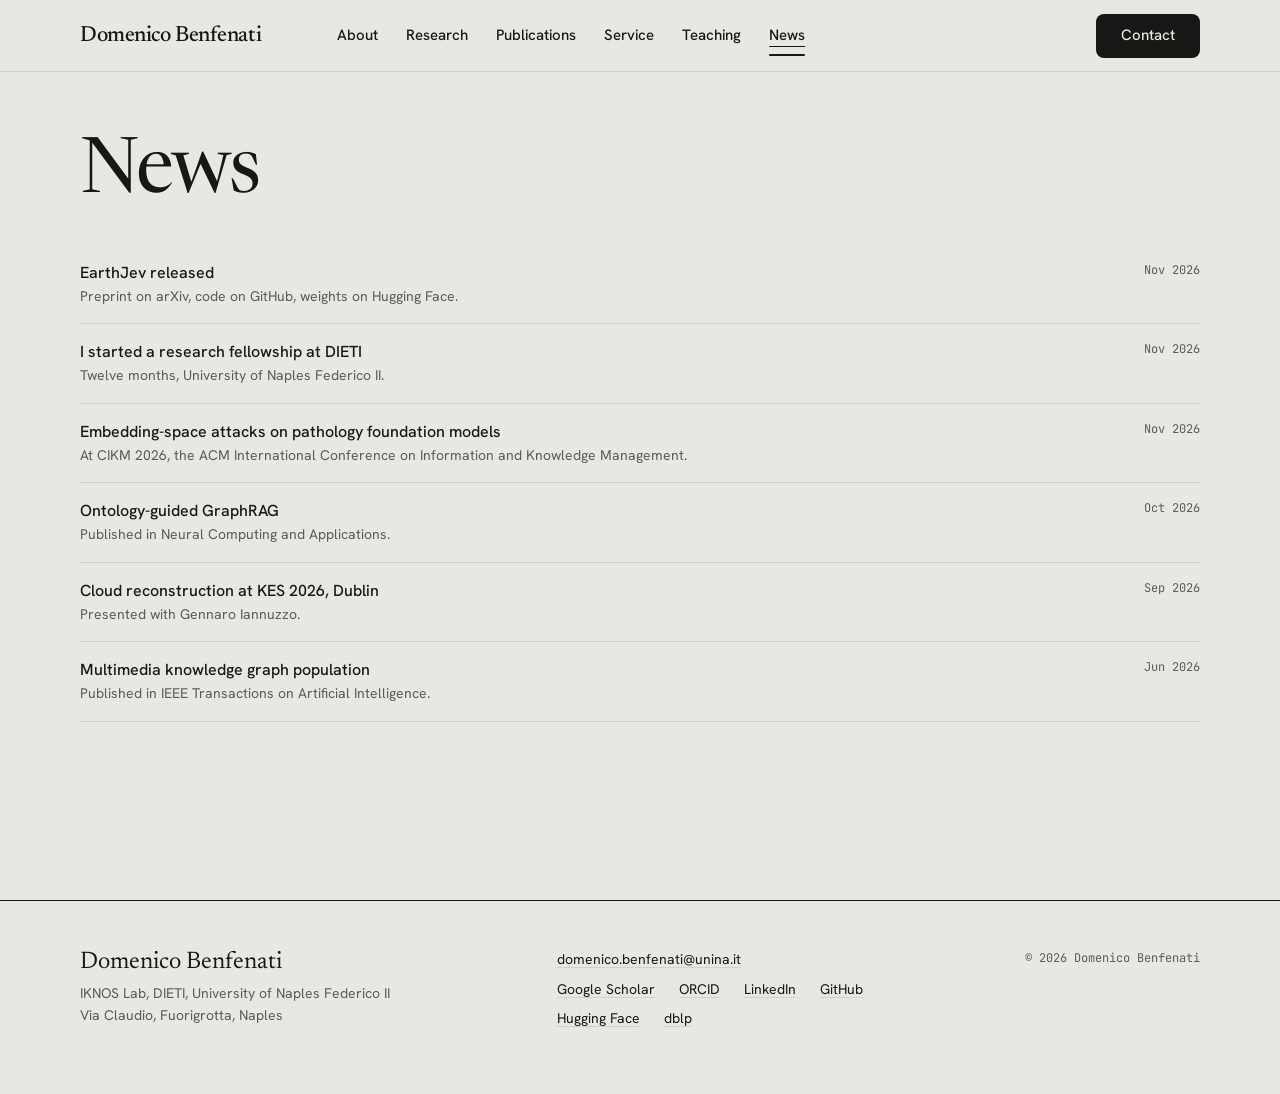
<file: news.html>
<!doctype html>
<html lang="en" data-type="service" data-radius="soft" data-buttons="solid" data-motion>
<head>
<meta charset="utf-8">
<meta name="viewport" content="width=device-width, initial-scale=1">
<title>News: Domenico Benfenati</title>
<meta name="description" content="Papers, releases and talks by Domenico Benfenati.">
<meta property="og:type" content="profile">
<meta property="og:title" content="Domenico Benfenati, IKNOS Lab, University of Naples Federico II">
<meta property="og:description" content="Data quality and data-centric AI for satellite imagery and agrifood.">
<meta property="og:image" content="https://domenicobenfenati.github.io/share.jpg">
<meta name="twitter:card" content="summary_large_image">
<link rel="icon" href="favicon.svg" type="image/svg+xml">
<meta name="theme-color" content="#e8e8e3">
<meta name="site-kind" content="other">
<meta name="page-type" content="service">
<link rel="preload" href="assets/fonts/newsreader-latin-opsz-normal.woff2" as="font" type="font/woff2" crossorigin>
<link rel="preload" href="assets/fonts/hanken-grotesk-latin-wght-normal.woff2" as="font" type="font/woff2" crossorigin>
<link rel="stylesheet" href="assets/fonts/fonts.css">
<link rel="stylesheet" href="assets/system.css">
<link rel="stylesheet" href="assets/ui/cards.css">
<link rel="stylesheet" href="assets/motion/motion.css">
<link rel="stylesheet" href="assets/layout/layout.css">

<style>
:root {
  --p-bg: #e8e8e3; --p-surface: #dcdcd6; --p-ink: #181715; --p-muted: #5c5b56;
  --p-accent: #bfb21a; --p-accent-ink: #181715; --p-action: #181715; --p-action-ink: #e8e8e3;
  --p-inv-bg: #181715; --p-inv-surface: #242321; --p-inv-ink: #e8e8e3; --p-inv-muted: #91908d;
  --p-inv-accent: #bfb21a; --p-inv-accent-ink: #181715; --p-inv-action: #bfb21a; --p-inv-action-ink: #181715;
  --font-display: "Newsreader", Georgia, serif;
  --font-text: "Hanken Grotesk", system-ui, sans-serif;
  --font-mono: "JetBrains Mono", ui-monospace, monospace;
  --display-weight: 400;
  --display-tracking: -0.018em;
  --display-tracking-xl: -0.025em;
  --ly-scale: 1.06;
}
</style>
<script>document.documentElement.classList.add('m-enter');setTimeout(()=>document.documentElement.classList.add('m-enter-done'),700)</script>

<style>
  .mono { font-family: var(--font-mono); font-size: 12px; letter-spacing: 0; font-variant-numeric: tabular-nums; }
  h2 { font-family: var(--font-display); }
  .rule-head { display: flex; align-items: baseline; justify-content: space-between; gap: var(--s-5); margin-bottom: var(--s-7); }
  .rule-head h2 { font-size: clamp(36px, 4vw, 56px); line-height: 1; }
  .rule-head .mono, .rule-head a { color: var(--muted); }
  .plain-link { color: var(--ink); text-decoration: underline; text-decoration-color: var(--line); text-underline-offset: 3px; transition: text-decoration-color var(--dur) var(--ease); }
  .plain-link:hover { text-decoration-color: currentColor; }

  /* hero: text on the left, a panel of four research lines in rotation on the right (assets/js/rot-hero.js) */
  .hero-ts .hero__grid { align-items: start; }
  .hero-ts .hero__kicker { display: block; }
  .hero-id { display: flex; align-items: center; gap: var(--s-4); margin-bottom: var(--s-6); }
  .avatar { width: 88px; height: 88px; border-radius: 999px; object-fit: cover; filter: grayscale(.15) contrast(1.02); }
  .hero-id p { font-size: var(--t-small); line-height: 1.45; color: var(--muted); }
  .hero-id b { color: var(--ink); font-weight: 500; }
  .hero-ts h1 { font-size: clamp(56px, 7vw, 104px); line-height: 0.95; letter-spacing: var(--display-tracking-xl); }
  .hero__lead { max-width: 40ch; }
  .hero-latest { margin-top: var(--s-7); padding-top: var(--s-4); border-top: 1px solid var(--line); font-size: var(--t-small); max-width: 46ch; }
  .hero-latest .mono { color: var(--muted); margin-right: var(--s-2); }
  .rot { margin: 0; display: grid; gap: var(--s-3); padding: var(--s-4); background: #f2f2ee; border: 1px solid var(--ink); }
  .rot-head { display: flex; align-items: center; justify-content: space-between; gap: var(--s-3); }
  .rot-name { font: 400 22px/1.1 var(--font-display); letter-spacing: -0.01em; }
  .rot-head .rot-ref { display: block; margin-top: 6px; }
  .rot-head .rot-count { color: var(--muted); margin-right: var(--s-2); }
  .rot-nav { display: inline-flex; border: 1px solid var(--ink); }
  .rot-nav button { height: 32px; min-width: 36px; padding: 0 10px; border: 0; background: transparent; font: 500 11px/1 var(--font-mono); color: var(--ink); cursor: pointer; transition: background var(--dur) var(--ease); }
  .rot-nav button + button { border-left: 1px solid var(--ink); }
  .rot-nav button:hover { background: var(--p-surface); }
  .rot-canvas { width: 100%; height: clamp(300px, 44vh, 400px); display: block; }
  .rot-ref { color: var(--muted); }
  .rot-dots { display: grid; grid-template-columns: repeat(4, 1fr); gap: 6px; }
  .rot-dot { height: 44px; padding: 0; border: 0; background: transparent; cursor: pointer; position: relative; }
  .rot-dot::before, .rot-dot::after { content: ""; position: absolute; left: 0; right: 0; top: 21px; height: 2px; }
  .rot-dot::before { background: rgba(24,23,21,.18); }
  .rot-dot::after { background: var(--ink); transform-origin: left; transform: scaleX(var(--fill, 0)); }
  .rot-live { position: absolute; width: 1px; height: 1px; overflow: hidden; clip: rect(0 0 0 0); }
  @media (min-width: 1024px) and (max-height: 860px) { .hero-latest { display: none; } .hero-id { margin-bottom: var(--s-4); } .rot-canvas { height: 280px; } }
  @media (max-width: 1023px) {
    main > .hero-ts { height: auto; min-height: 0; padding-bottom: var(--s-8); }
    .hero-ts .rot { margin-top: var(--s-7); }
    .rot-nav button { height: 44px; min-width: 44px; }
    .rot-canvas { height: 340px; }
  }

  /* about */
  .bio p { max-width: 62ch; }
  .bio > p + p { margin-top: var(--s-4); }
  .bio > p:first-child { font: 400 clamp(22px, 2vw, 28px)/1.35 var(--font-display); letter-spacing: -0.01em; }
  .cv { display: grid; gap: var(--s-3); }
  .cv li { display: grid; grid-template-columns: 76px 1fr; gap: var(--s-3); padding-bottom: var(--s-3); border-bottom: 1px solid var(--line); }
  .cv .mono { color: var(--muted); padding-top: 3px; }
  .cv span { display: block; color: var(--ink); font-size: var(--t-small); }
  .cv-title { font: 500 12px/1 var(--font-mono); color: var(--muted); margin: var(--s-6) 0 var(--s-3); text-transform: uppercase; letter-spacing: 0.06em; }
  .cv-title:first-child { margin-top: 0; }

  .home-split { align-items: start; }
  .home-photo { width: 100%; max-width: 340px; height: auto; aspect-ratio: 4 / 5; object-fit: cover; object-position: 50% 22%; display: block; margin-left: auto; }
  @media (max-width: 1023px) { .home-photo { max-width: 260px; margin-left: 0; margin-top: var(--s-6); } }
  .index--stack > li { display: block; }
  .index--stack .ix-text { margin-top: var(--s-2); max-width: 56ch; }
  .index--stack .refs { margin-top: 4px; }
  .home-cv { margin-top: var(--s-7); }
  .home-cv .cv-title { margin-top: 0; }
  .dg-card { padding: var(--s-4); background: #f2f2ee; border: 1px solid var(--line); }
  .news-actions { margin-top: var(--s-7); }
  .about-photo { width: 100%; height: auto; aspect-ratio: 1; object-fit: cover; margin-bottom: var(--s-6); }
  /* research index */
  .index > li { display: grid; grid-template-columns: repeat(12, minmax(0, 1fr)); column-gap: var(--gutter); row-gap: var(--s-2); padding: var(--s-5) 0; border-bottom: 1px solid var(--line); align-items: baseline; }
  .index .ix-name { grid-column: 1 / span 6; }
  .index .ix-text { grid-column: 7 / span 6; }
  .index > li:first-child { padding-top: 0; }
  .index h3 { font: 400 24px/1.15 var(--font-display); letter-spacing: -0.01em; }
  .index p { max-width: 54ch; }
  .index .refs { display: flex; flex-wrap: wrap; gap: 2px 14px; margin-top: var(--s-2); color: var(--muted); }

  /* publications */
  .filters { display: flex; flex-wrap: wrap; gap: var(--s-2); margin-bottom: var(--s-6); }
  .filter { height: 44px; padding: 0 var(--s-4); border: 1px solid var(--line); background: transparent; font: 500 var(--t-small)/1 var(--font-text); color: var(--ink); cursor: pointer; transition: background var(--dur) var(--ease); }
  .filter:hover { background: var(--p-surface); }
  .filter[aria-pressed="true"] { background: var(--ink); color: var(--p-bg); border-color: var(--ink); }
  .pubyear { display: grid; grid-template-columns: 120px minmax(0, 1fr); gap: var(--gutter); padding-top: var(--s-5); border-top: 1px solid var(--ink); }
  .pubyear + .pubyear { margin-top: var(--s-6); }
  .pubyear[hidden] { display: none; }
  .pubyear__label { font: 400 40px/1 var(--font-display); }
  .pubs { display: grid; gap: var(--s-5); }
  .pub { display: grid; grid-template-columns: 100px minmax(0, 1fr) auto; gap: var(--s-4); align-items: baseline; }
  .pub[hidden] { display: none; }
  .pub__venue { color: var(--muted); }
  .pub__title { font: 500 var(--t-body)/1.4 var(--font-text); letter-spacing: 0; }
  .pub__authors, .pub__where { font-size: var(--t-small); line-height: 1.5; }
  .pub__authors b { font-weight: 600; }
  .pub__where { color: var(--muted); font-style: italic; }
  .pub__links { display: flex; gap: var(--s-3); white-space: nowrap; }
  .pub__links a { color: var(--ink); text-decoration: underline; text-decoration-color: var(--line); text-underline-offset: 3px; }
  .pub__links a:hover { text-decoration-color: currentColor; }
  main > .section--page { height: auto; min-height: 100svh; }

  /* EarthJev */
  .bands { display: grid; grid-template-columns: repeat(12, minmax(0, 1fr)); gap: 4px; }
  .bands li { display: grid; gap: 2px; padding: 140px 0 10px; background: var(--b); color: #fff; text-align: center; font: 500 11px/1.2 var(--font-mono); position: relative; overflow: hidden; }
  .bands li span + span { opacity: .75; font-weight: 400; }
  .bands li::after { content: ""; position: absolute; inset: 0; background: linear-gradient(180deg, rgba(255,255,255,.22), transparent 55%); animation: scan 3.2s ease-in-out infinite; animation-delay: calc(var(--i) * 120ms); opacity: 0; }
  @keyframes scan { 0%, 100% { opacity: 0; } 40% { opacity: 1; } }
  @media (prefers-reduced-motion: reduce) { .bands li::after { animation: none; } }
  .bands-axis { display: flex; justify-content: space-between; margin-top: var(--s-2); color: var(--muted); }
  .ej-links { display: flex; flex-wrap: wrap; gap: var(--s-3) var(--s-5); margin-top: var(--s-5); }

  /* lists */
  .rows small { display: block; font-weight: 400; color: var(--muted); font-size: var(--t-small); }
  .rows .rows__value { font-family: var(--font-mono); font-size: 12px; color: var(--muted); }

  /* footer and inner pages */
  .site-foot { padding: var(--s-7) 0 var(--s-8); border-top: 1px solid var(--ink); font-size: var(--t-small); }
  .site-foot__name { font: 400 24px/1.1 var(--font-display); }
  .site-foot__legal { text-align: right; }
  .page-head { padding-top: calc(var(--nav, 72px) + var(--s-8)); }
  .page-head h1 { font: 400 clamp(48px, 6vw, 88px)/1 var(--font-display); letter-spacing: var(--display-tracking-xl); }
  .page-head .rule-head + p { margin-top: var(--s-4); max-width: 60ch; font-size: var(--t-lead); }
  main > .section--page { height: auto; min-height: 0; }
  main > .section--page { padding-block: var(--s-8, 96px); }
  main > .section--page.page-head { padding-top: calc(var(--nav, 72px) + var(--s-8, 96px)); }
  main > .section--page:last-child { padding-bottom: var(--s-9, 120px); }
  .nav__link[aria-current="page"] { text-decoration: underline; text-underline-offset: 6px; text-decoration-thickness: 1px; }
  .ej { margin-top: var(--s-6); padding-top: var(--s-6); border-top: 1px solid var(--line); }
  @media (max-width: 1023px) { .site-foot__legal { text-align: left; } }
  .contact-line { font: 400 clamp(28px, 3.4vw, 48px)/1.1 var(--font-display); letter-spacing: -0.015em; }
  #contact .footer__address { font: 400 var(--t-body)/1.5 var(--font-text); font-style: normal; letter-spacing: 0; }
  .contact-line a { color: var(--ink); text-decoration: underline; text-decoration-thickness: 1px; text-underline-offset: 6px; }
  .elsewhere { display: flex; flex-wrap: wrap; gap: var(--s-2) var(--s-5); }

  @media (max-width: 1023px) {
    .index > li { grid-template-columns: 1fr; gap: var(--s-2); }
    .index .ix-name, .index .ix-text { grid-column: 1; }
    .pubyear { grid-template-columns: 1fr; gap: var(--s-3); }
    .pub { grid-template-columns: 1fr; gap: var(--s-1); }
    .pub__links { gap: var(--s-4); }
    .pub__links a { display: inline-block; padding: 12px 0; }
  }
  /* short laptop screens and browser zoom: a section grows with its content instead of running into the next one */
  @media (min-width: 1280px) {
    main > :is(section, .section):not(.hero, .section--hero), footer.closing { height: auto; min-height: 100vh; min-height: 100svh; }
    :where(main > :is(section, .section):not(.hero, .section--hero), footer.closing) { display: flex; flex-direction: column; }
    main > :is(section, .section):not(.hero, .section--hero) > :is(.wrap, .container), footer.closing > .wrap { flex: 1 0 auto; height: auto; min-height: 0; }
  }
  .site-name { font-family: var(--font-display); font-size: 22px; white-space: nowrap; }
  .nav .nav__item--menu-only { display: none; }
  @media (max-width: 1023px) { .nav .nav__item--menu-only { display: block; } }
  @media (max-width: 420px) { .nav .nav__bar .nav__actions { display: none; } .nav:not(.is-open) .nav__actions + .nav__toggle { margin-left: auto; } .site-name { font-size: 19px; } }
  @media (max-width: 1023px) { .nav__bar { gap: var(--s-3); } .nav__toggle { margin-left: auto; margin-right: 0; flex: none; } }
  @media (max-width: 639px) {
    main > .hero-ts { height: auto; min-height: 100svh; padding-bottom: var(--s-5); display: flex; flex-direction: column; }
    .hero-ts > .wrap { flex: 1; min-height: 0; display: flex; }
    .hero-ts .hero__grid { flex: 1; min-height: 0; display: flex; flex-direction: column; }
    .hero-ts h1 { font-size: 52px; }
    .hero-ts .hero__kicker { font-size: 13px; }
    .hero-ts .hero__lead { font-size: 17px; line-height: 1.45; margin-top: var(--s-3); }
    .hero-ts .btn-row { margin-top: var(--s-4); }
    .hero-latest, .hero-ts .wide-only, .hero-ts .rot-ref { display: none; }
    .hero-ts .btn-row { flex-direction: row; flex-wrap: wrap; align-items: center; gap: var(--s-2) var(--s-5); }
    .hero-ts .hero__text { min-width: 0; }
    .hero-ts .btn-row .btn { width: auto; flex: none; }
    .hero-ts .rot { flex: 1; min-height: 0; margin-top: var(--s-5); grid-template-rows: auto minmax(0, 1fr) auto; padding: var(--s-3); gap: var(--s-2); }
    .hero-ts .rot-canvas { height: 100%; min-height: 240px; }
    .rot-name { font-size: 19px; }
    .rot-dot { height: 32px; } .rot-dot::before, .rot-dot::after { top: 15px; }
  }
  @media (max-width: 639px) {
    .elsewhere a, .rule-head a { display: inline-block; padding-block: 12px; }
    .bands { grid-template-columns: repeat(6, minmax(0, 1fr)); }
    .bands li { padding-top: 32px; }
    .bands-axis { display: none; }
    .rule-head { flex-wrap: wrap; }
  }
</style>
</head>
<body>
<!-- type: service (a researcher's personal page)
     deal: palette paper-grey-brass (newsprint ground and a brass accent: a researcher's printed page; the brass picks up
     the cropland in the hero scene), type newsreader (Newsreader over Hanken Grotesk; the first pairing, schibsted, was
     passed over for a serif that reads as academic), nav nav-mega, footer footer-visit, rhythm surface-pairs, buttons solid
     voice: facts only (copy-registers 1), first person, the research nouns every time; no eyebrows, no figure strips -->
<header class="nav">
  <div class="wrap nav__bar">
    <a class="skip-link" href="#top">Skip to content</a>
    <a class="nav__logo site-name" href="index.html">Domenico Benfenati</a>
    <nav class="nav__links" aria-label="Main">
      <div class="nav__item"><a class="nav__link" href="index.html">About</a></div>
      <div class="nav__item"><a class="nav__link" href="research.html">Research</a></div>
      <div class="nav__item"><a class="nav__link" href="publications.html">Publications</a></div>
      <div class="nav__item"><a class="nav__link" href="service.html">Service</a></div>
      <div class="nav__item"><a class="nav__link" href="teaching.html">Teaching</a></div>
      <div class="nav__item"><a class="nav__link" href="news.html" aria-current="page">News</a></div>
      <div class="nav__item nav__item--menu-only"><a class="nav__link" href="contact.html">Contact</a></div>
    </nav>
    <div class="nav__actions">
      <a class="btn btn--primary" href="contact.html">Contact</a>
    </div>
    <button class="nav__toggle" type="button" aria-expanded="false" aria-label="Menu"><svg width="18" height="18" viewBox="0 0 18 18" aria-hidden="true"><path d="M2 5h14M2 13h14" stroke="currentColor" stroke-width="1.6" stroke-linecap="round"/></svg></button>
  </div>
</header>

<main id="top">
  <section class="section section--page page-head" id="news" aria-labelledby="news-h">
    <div class="wrap">
      <div class="rule-head"><h1 id="news-h">News</h1></div>
      
      <ul class="rows">
        <li><span class="rows__name">EarthJev released<small>Preprint on arXiv, code on GitHub, weights on Hugging Face.</small></span><span class="rows__value">Nov 2026</span></li>
        <li><span class="rows__name">I started a research fellowship at DIETI<small>Twelve months, University of Naples Federico II.</small></span><span class="rows__value">Nov 2026</span></li>
        <li><span class="rows__name">Embedding-space attacks on pathology foundation models<small>At CIKM 2026, the ACM International Conference on Information and Knowledge Management.</small></span><span class="rows__value">Nov 2026</span></li>
        <li><span class="rows__name">Ontology-guided GraphRAG<small>Published in Neural Computing and Applications.</small></span><span class="rows__value">Oct 2026</span></li>
        <li><span class="rows__name">Cloud reconstruction at KES 2026, Dublin<small>Presented with Gennaro Iannuzzo.</small></span><span class="rows__value">Sep 2026</span></li>
        <li><span class="rows__name">Multimedia knowledge graph population<small>Published in IEEE Transactions on Artificial Intelligence.</small></span><span class="rows__value">Jun 2026</span></li>
      </ul>
    </div>
  </section>
</main>

<footer class="site-foot">
  <div class="wrap">
    <div class="grid">
      <div class="span-5 stack-2">
        <p class="site-foot__name">Domenico Benfenati</p>
        <p class="muted">IKNOS Lab, DIETI, University of Naples Federico II<br>Via Claudio, Fuorigrotta, Naples</p>
      </div>
      <div class="span-4 start-6 stack-2">
        <p><a class="plain-link" href="mailto:domenico.benfenati@unina.it">domenico.benfenati@unina.it</a></p>
        <p class="elsewhere">
          <a class="plain-link" href="https://scholar.google.com/citations?user=tjH_pzcAAAAJ" rel="noopener">Google Scholar</a>
          <a class="plain-link" href="https://orcid.org/0009-0008-5825-8043" rel="noopener">ORCID</a>
          <a class="plain-link" href="https://www.linkedin.com/in/domenico-benfenati/" rel="noopener">LinkedIn</a>
          <a class="plain-link" href="https://github.com/dBenf" rel="noopener">GitHub</a>
          <a class="plain-link" href="https://huggingface.co/dBenf" rel="noopener">Hugging Face</a>
          <a class="plain-link" href="https://dblp.org/pid/367/6149.html" rel="noopener">dblp</a>
        </p>
      </div>
      <p class="span-3 start-10 mono muted site-foot__legal">&copy; 2026 Domenico Benfenati</p>
    </div>
  </div>
</footer>
<script>
  document.querySelectorAll('.filter').forEach((b) => b.addEventListener('click', () => {
    const t = b.dataset.filter;
    document.querySelectorAll('.filter').forEach((x) => x.setAttribute('aria-pressed', String(x === b)));
    document.querySelectorAll('.pub').forEach((p) => { p.hidden = t !== 'all' && p.dataset.type !== t; });
    document.querySelectorAll('.pubyear').forEach((y) => { y.hidden = !y.querySelector('.pub:not([hidden])'); });
  }));
</script>
<script type="module" src="assets/system.js"></script>
<script type="module" src="assets/motion/motion.js"></script>
<script type="module" src="assets/layout/layout.js"></script>

</body>
</html>
</file>
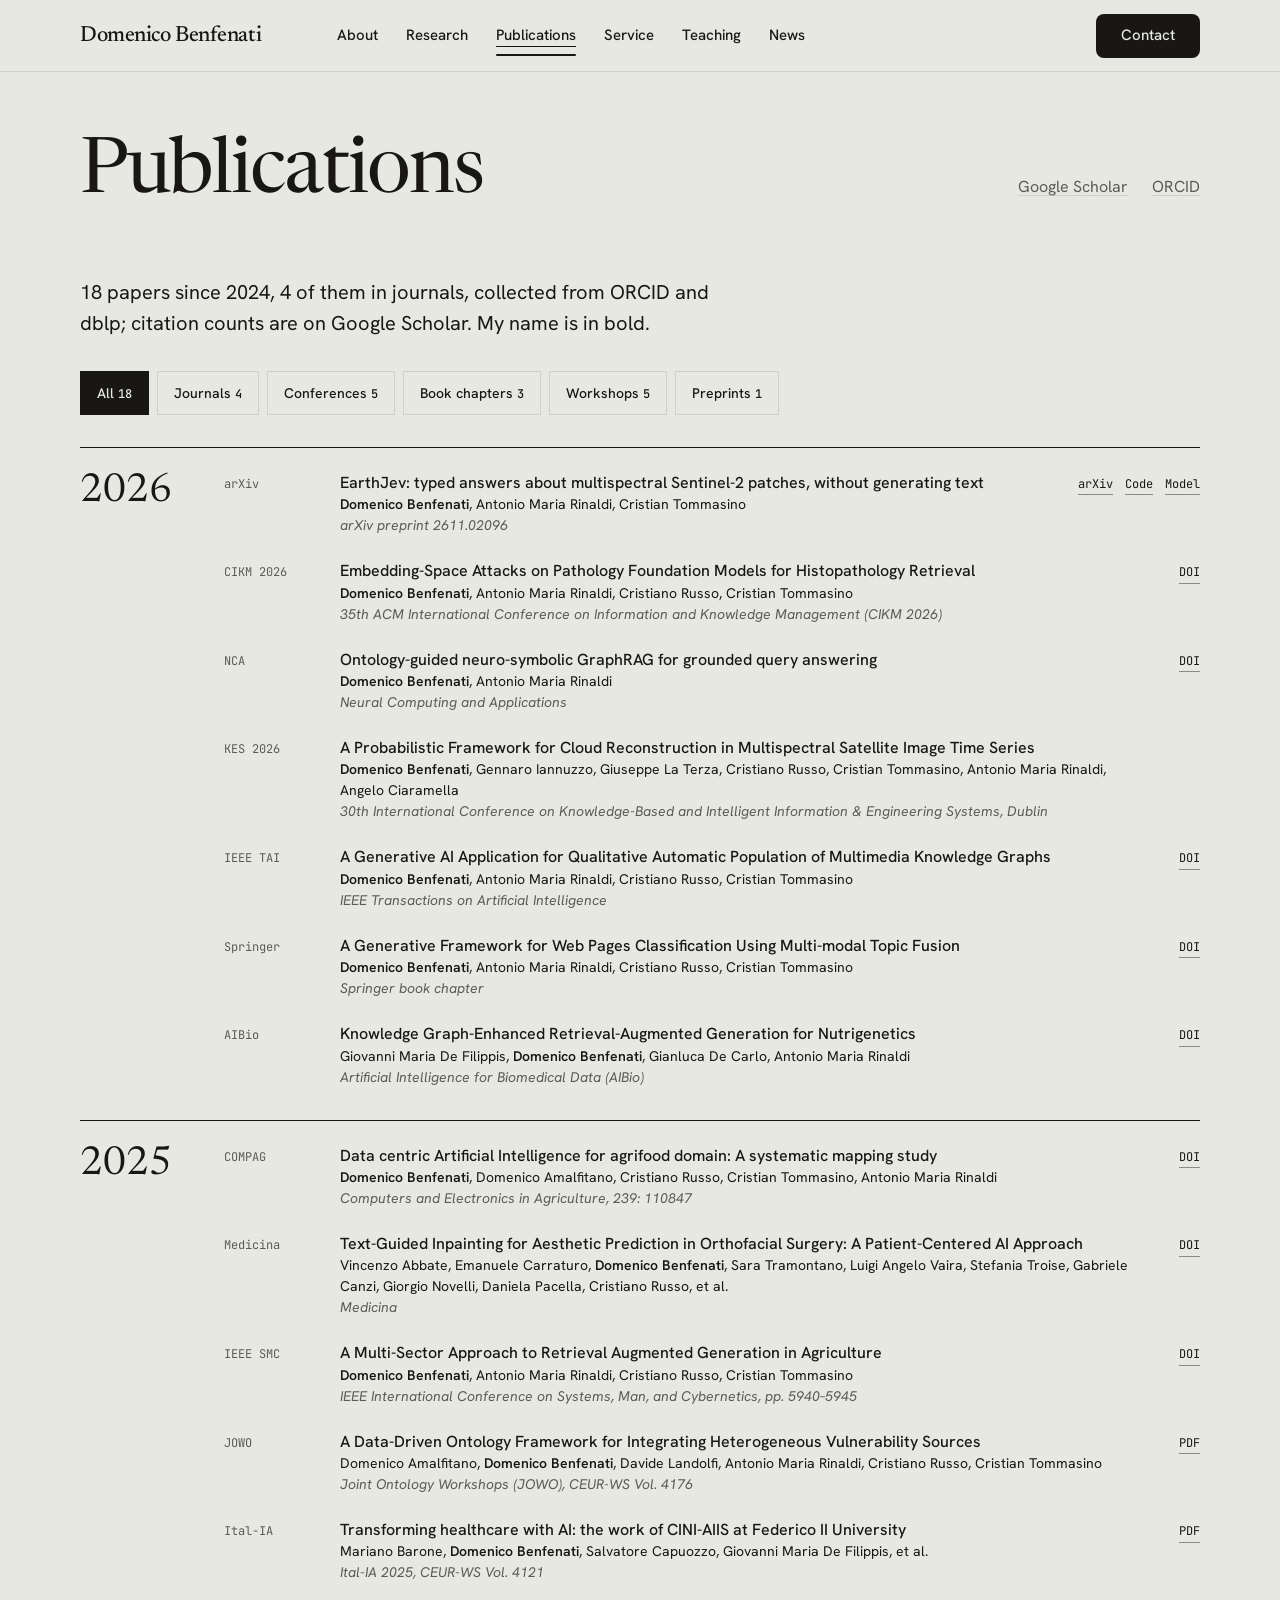
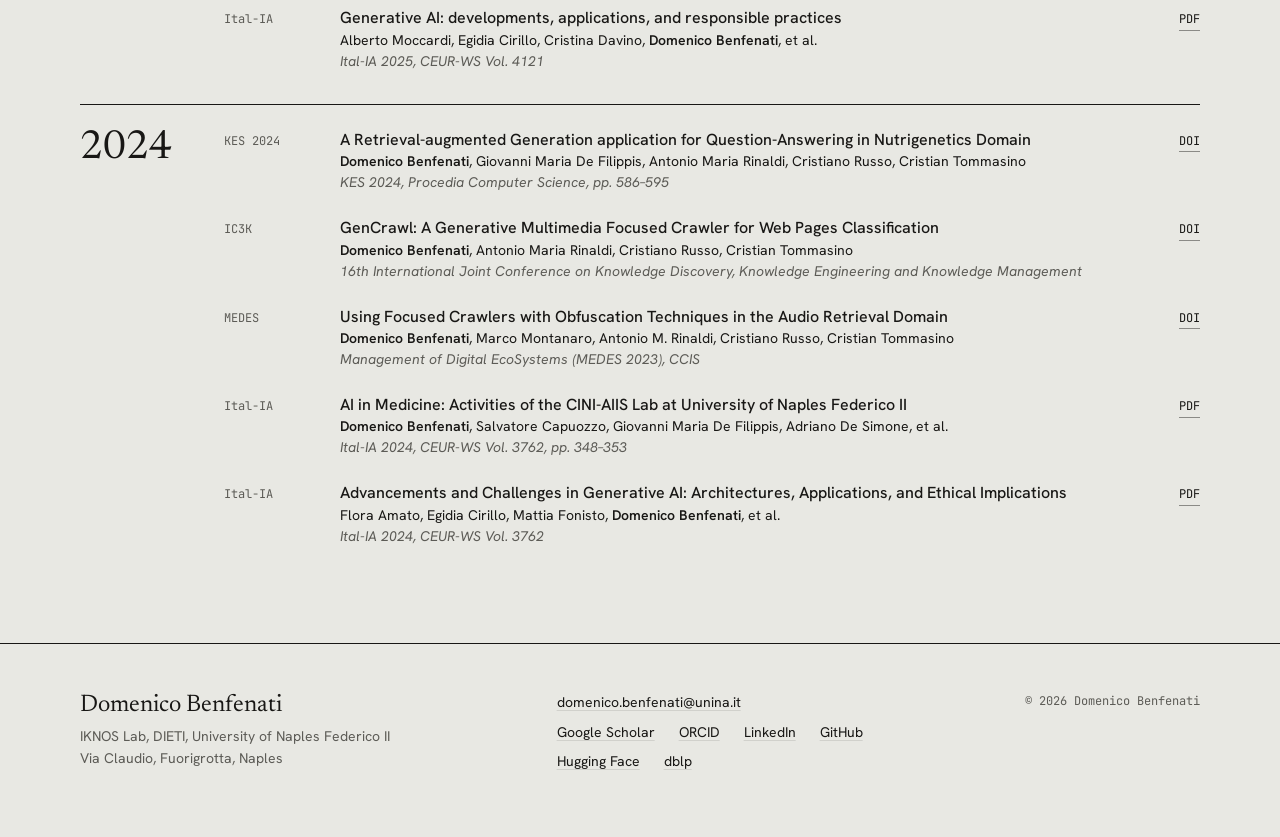
<file: publications.html>
<!doctype html>
<html lang="en" data-type="service" data-radius="soft" data-buttons="solid" data-motion>
<head>
<meta charset="utf-8">
<meta name="viewport" content="width=device-width, initial-scale=1">
<title>Publications: Domenico Benfenati</title>
<meta name="description" content="All papers by Domenico Benfenati, IKNOS Lab, University of Naples Federico II, with DOIs, code and preprints.">
<meta property="og:type" content="profile">
<meta property="og:title" content="Domenico Benfenati, IKNOS Lab, University of Naples Federico II">
<meta property="og:description" content="Data quality and data-centric AI for satellite imagery and agrifood.">
<meta property="og:image" content="https://domenicobenfenati.github.io/share.jpg">
<meta name="twitter:card" content="summary_large_image">
<link rel="icon" href="favicon.svg" type="image/svg+xml">
<meta name="theme-color" content="#e8e8e3">
<meta name="site-kind" content="other">
<meta name="page-type" content="service">
<link rel="preload" href="assets/fonts/newsreader-latin-opsz-normal.woff2" as="font" type="font/woff2" crossorigin>
<link rel="preload" href="assets/fonts/hanken-grotesk-latin-wght-normal.woff2" as="font" type="font/woff2" crossorigin>
<link rel="stylesheet" href="assets/fonts/fonts.css">
<link rel="stylesheet" href="assets/system.css">
<link rel="stylesheet" href="assets/ui/cards.css">
<link rel="stylesheet" href="assets/motion/motion.css">
<link rel="stylesheet" href="assets/layout/layout.css">

<style>
:root {
  --p-bg: #e8e8e3; --p-surface: #dcdcd6; --p-ink: #181715; --p-muted: #5c5b56;
  --p-accent: #bfb21a; --p-accent-ink: #181715; --p-action: #181715; --p-action-ink: #e8e8e3;
  --p-inv-bg: #181715; --p-inv-surface: #242321; --p-inv-ink: #e8e8e3; --p-inv-muted: #91908d;
  --p-inv-accent: #bfb21a; --p-inv-accent-ink: #181715; --p-inv-action: #bfb21a; --p-inv-action-ink: #181715;
  --font-display: "Newsreader", Georgia, serif;
  --font-text: "Hanken Grotesk", system-ui, sans-serif;
  --font-mono: "JetBrains Mono", ui-monospace, monospace;
  --display-weight: 400;
  --display-tracking: -0.018em;
  --display-tracking-xl: -0.025em;
  --ly-scale: 1.06;
}
</style>
<script>document.documentElement.classList.add('m-enter');setTimeout(()=>document.documentElement.classList.add('m-enter-done'),700)</script>

<style>
  .mono { font-family: var(--font-mono); font-size: 12px; letter-spacing: 0; font-variant-numeric: tabular-nums; }
  h2 { font-family: var(--font-display); }
  .rule-head { display: flex; align-items: baseline; justify-content: space-between; gap: var(--s-5); margin-bottom: var(--s-7); }
  .rule-head h2 { font-size: clamp(36px, 4vw, 56px); line-height: 1; }
  .rule-head .mono, .rule-head a { color: var(--muted); }
  .plain-link { color: var(--ink); text-decoration: underline; text-decoration-color: var(--line); text-underline-offset: 3px; transition: text-decoration-color var(--dur) var(--ease); }
  .plain-link:hover { text-decoration-color: currentColor; }

  /* hero: text on the left, a panel of four research lines in rotation on the right (assets/js/rot-hero.js) */
  .hero-ts .hero__grid { align-items: start; }
  .hero-ts .hero__kicker { display: block; }
  .hero-id { display: flex; align-items: center; gap: var(--s-4); margin-bottom: var(--s-6); }
  .avatar { width: 88px; height: 88px; border-radius: 999px; object-fit: cover; filter: grayscale(.15) contrast(1.02); }
  .hero-id p { font-size: var(--t-small); line-height: 1.45; color: var(--muted); }
  .hero-id b { color: var(--ink); font-weight: 500; }
  .hero-ts h1 { font-size: clamp(56px, 7vw, 104px); line-height: 0.95; letter-spacing: var(--display-tracking-xl); }
  .hero__lead { max-width: 40ch; }
  .hero-latest { margin-top: var(--s-7); padding-top: var(--s-4); border-top: 1px solid var(--line); font-size: var(--t-small); max-width: 46ch; }
  .hero-latest .mono { color: var(--muted); margin-right: var(--s-2); }
  .rot { margin: 0; display: grid; gap: var(--s-3); padding: var(--s-4); background: #f2f2ee; border: 1px solid var(--ink); }
  .rot-head { display: flex; align-items: center; justify-content: space-between; gap: var(--s-3); }
  .rot-name { font: 400 22px/1.1 var(--font-display); letter-spacing: -0.01em; }
  .rot-head .rot-ref { display: block; margin-top: 6px; }
  .rot-head .rot-count { color: var(--muted); margin-right: var(--s-2); }
  .rot-nav { display: inline-flex; border: 1px solid var(--ink); }
  .rot-nav button { height: 32px; min-width: 36px; padding: 0 10px; border: 0; background: transparent; font: 500 11px/1 var(--font-mono); color: var(--ink); cursor: pointer; transition: background var(--dur) var(--ease); }
  .rot-nav button + button { border-left: 1px solid var(--ink); }
  .rot-nav button:hover { background: var(--p-surface); }
  .rot-canvas { width: 100%; height: clamp(300px, 44vh, 400px); display: block; }
  .rot-ref { color: var(--muted); }
  .rot-dots { display: grid; grid-template-columns: repeat(4, 1fr); gap: 6px; }
  .rot-dot { height: 44px; padding: 0; border: 0; background: transparent; cursor: pointer; position: relative; }
  .rot-dot::before, .rot-dot::after { content: ""; position: absolute; left: 0; right: 0; top: 21px; height: 2px; }
  .rot-dot::before { background: rgba(24,23,21,.18); }
  .rot-dot::after { background: var(--ink); transform-origin: left; transform: scaleX(var(--fill, 0)); }
  .rot-live { position: absolute; width: 1px; height: 1px; overflow: hidden; clip: rect(0 0 0 0); }
  @media (min-width: 1024px) and (max-height: 860px) { .hero-latest { display: none; } .hero-id { margin-bottom: var(--s-4); } .rot-canvas { height: 280px; } }
  @media (max-width: 1023px) {
    main > .hero-ts { height: auto; min-height: 0; padding-bottom: var(--s-8); }
    .hero-ts .rot { margin-top: var(--s-7); }
    .rot-nav button { height: 44px; min-width: 44px; }
    .rot-canvas { height: 340px; }
  }

  /* about */
  .bio p { max-width: 62ch; }
  .bio > p + p { margin-top: var(--s-4); }
  .bio > p:first-child { font: 400 clamp(22px, 2vw, 28px)/1.35 var(--font-display); letter-spacing: -0.01em; }
  .cv { display: grid; gap: var(--s-3); }
  .cv li { display: grid; grid-template-columns: 76px 1fr; gap: var(--s-3); padding-bottom: var(--s-3); border-bottom: 1px solid var(--line); }
  .cv .mono { color: var(--muted); padding-top: 3px; }
  .cv span { display: block; color: var(--ink); font-size: var(--t-small); }
  .cv-title { font: 500 12px/1 var(--font-mono); color: var(--muted); margin: var(--s-6) 0 var(--s-3); text-transform: uppercase; letter-spacing: 0.06em; }
  .cv-title:first-child { margin-top: 0; }

  .home-split { align-items: start; }
  .home-photo { width: 100%; max-width: 340px; height: auto; aspect-ratio: 4 / 5; object-fit: cover; object-position: 50% 22%; display: block; margin-left: auto; }
  @media (max-width: 1023px) { .home-photo { max-width: 260px; margin-left: 0; margin-top: var(--s-6); } }
  .index--stack > li { display: block; }
  .index--stack .ix-text { margin-top: var(--s-2); max-width: 56ch; }
  .index--stack .refs { margin-top: 4px; }
  .home-cv { margin-top: var(--s-7); }
  .home-cv .cv-title { margin-top: 0; }
  .dg-card { padding: var(--s-4); background: #f2f2ee; border: 1px solid var(--line); }
  .news-actions { margin-top: var(--s-7); }
  .about-photo { width: 100%; height: auto; aspect-ratio: 1; object-fit: cover; margin-bottom: var(--s-6); }
  /* research index */
  .index > li { display: grid; grid-template-columns: repeat(12, minmax(0, 1fr)); column-gap: var(--gutter); row-gap: var(--s-2); padding: var(--s-5) 0; border-bottom: 1px solid var(--line); align-items: baseline; }
  .index .ix-name { grid-column: 1 / span 6; }
  .index .ix-text { grid-column: 7 / span 6; }
  .index > li:first-child { padding-top: 0; }
  .index h3 { font: 400 24px/1.15 var(--font-display); letter-spacing: -0.01em; }
  .index p { max-width: 54ch; }
  .index .refs { display: flex; flex-wrap: wrap; gap: 2px 14px; margin-top: var(--s-2); color: var(--muted); }

  /* publications */
  .filters { display: flex; flex-wrap: wrap; gap: var(--s-2); margin-bottom: var(--s-6); }
  .filter { height: 44px; padding: 0 var(--s-4); border: 1px solid var(--line); background: transparent; font: 500 var(--t-small)/1 var(--font-text); color: var(--ink); cursor: pointer; transition: background var(--dur) var(--ease); }
  .filter:hover { background: var(--p-surface); }
  .filter[aria-pressed="true"] { background: var(--ink); color: var(--p-bg); border-color: var(--ink); }
  .pubyear { display: grid; grid-template-columns: 120px minmax(0, 1fr); gap: var(--gutter); padding-top: var(--s-5); border-top: 1px solid var(--ink); }
  .pubyear + .pubyear { margin-top: var(--s-6); }
  .pubyear[hidden] { display: none; }
  .pubyear__label { font: 400 40px/1 var(--font-display); }
  .pubs { display: grid; gap: var(--s-5); }
  .pub { display: grid; grid-template-columns: 100px minmax(0, 1fr) auto; gap: var(--s-4); align-items: baseline; }
  .pub[hidden] { display: none; }
  .pub__venue { color: var(--muted); }
  .pub__title { font: 500 var(--t-body)/1.4 var(--font-text); letter-spacing: 0; }
  .pub__authors, .pub__where { font-size: var(--t-small); line-height: 1.5; }
  .pub__authors b { font-weight: 600; }
  .pub__where { color: var(--muted); font-style: italic; }
  .pub__links { display: flex; gap: var(--s-3); white-space: nowrap; }
  .pub__links a { color: var(--ink); text-decoration: underline; text-decoration-color: var(--line); text-underline-offset: 3px; }
  .pub__links a:hover { text-decoration-color: currentColor; }
  main > .section--page { height: auto; min-height: 100svh; }

  /* EarthJev */
  .bands { display: grid; grid-template-columns: repeat(12, minmax(0, 1fr)); gap: 4px; }
  .bands li { display: grid; gap: 2px; padding: 140px 0 10px; background: var(--b); color: #fff; text-align: center; font: 500 11px/1.2 var(--font-mono); position: relative; overflow: hidden; }
  .bands li span + span { opacity: .75; font-weight: 400; }
  .bands li::after { content: ""; position: absolute; inset: 0; background: linear-gradient(180deg, rgba(255,255,255,.22), transparent 55%); animation: scan 3.2s ease-in-out infinite; animation-delay: calc(var(--i) * 120ms); opacity: 0; }
  @keyframes scan { 0%, 100% { opacity: 0; } 40% { opacity: 1; } }
  @media (prefers-reduced-motion: reduce) { .bands li::after { animation: none; } }
  .bands-axis { display: flex; justify-content: space-between; margin-top: var(--s-2); color: var(--muted); }
  .ej-links { display: flex; flex-wrap: wrap; gap: var(--s-3) var(--s-5); margin-top: var(--s-5); }

  /* lists */
  .rows small { display: block; font-weight: 400; color: var(--muted); font-size: var(--t-small); }
  .rows .rows__value { font-family: var(--font-mono); font-size: 12px; color: var(--muted); }

  /* footer and inner pages */
  .site-foot { padding: var(--s-7) 0 var(--s-8); border-top: 1px solid var(--ink); font-size: var(--t-small); }
  .site-foot__name { font: 400 24px/1.1 var(--font-display); }
  .site-foot__legal { text-align: right; }
  .page-head { padding-top: calc(var(--nav, 72px) + var(--s-8)); }
  .page-head h1 { font: 400 clamp(48px, 6vw, 88px)/1 var(--font-display); letter-spacing: var(--display-tracking-xl); }
  .page-head .rule-head + p { margin-top: var(--s-4); max-width: 60ch; font-size: var(--t-lead); }
  main > .section--page { height: auto; min-height: 0; }
  main > .section--page { padding-block: var(--s-8, 96px); }
  main > .section--page.page-head { padding-top: calc(var(--nav, 72px) + var(--s-8, 96px)); }
  main > .section--page:last-child { padding-bottom: var(--s-9, 120px); }
  .nav__link[aria-current="page"] { text-decoration: underline; text-underline-offset: 6px; text-decoration-thickness: 1px; }
  .ej { margin-top: var(--s-6); padding-top: var(--s-6); border-top: 1px solid var(--line); }
  @media (max-width: 1023px) { .site-foot__legal { text-align: left; } }
  .contact-line { font: 400 clamp(28px, 3.4vw, 48px)/1.1 var(--font-display); letter-spacing: -0.015em; }
  #contact .footer__address { font: 400 var(--t-body)/1.5 var(--font-text); font-style: normal; letter-spacing: 0; }
  .contact-line a { color: var(--ink); text-decoration: underline; text-decoration-thickness: 1px; text-underline-offset: 6px; }
  .elsewhere { display: flex; flex-wrap: wrap; gap: var(--s-2) var(--s-5); }

  @media (max-width: 1023px) {
    .index > li { grid-template-columns: 1fr; gap: var(--s-2); }
    .index .ix-name, .index .ix-text { grid-column: 1; }
    .pubyear { grid-template-columns: 1fr; gap: var(--s-3); }
    .pub { grid-template-columns: 1fr; gap: var(--s-1); }
    .pub__links { gap: var(--s-4); }
    .pub__links a { display: inline-block; padding: 12px 0; }
  }
  /* short laptop screens and browser zoom: a section grows with its content instead of running into the next one */
  @media (min-width: 1280px) {
    main > :is(section, .section):not(.hero, .section--hero), footer.closing { height: auto; min-height: 100vh; min-height: 100svh; }
    :where(main > :is(section, .section):not(.hero, .section--hero), footer.closing) { display: flex; flex-direction: column; }
    main > :is(section, .section):not(.hero, .section--hero) > :is(.wrap, .container), footer.closing > .wrap { flex: 1 0 auto; height: auto; min-height: 0; }
  }
  .site-name { font-family: var(--font-display); font-size: 22px; white-space: nowrap; }
  .nav .nav__item--menu-only { display: none; }
  @media (max-width: 1023px) { .nav .nav__item--menu-only { display: block; } }
  @media (max-width: 420px) { .nav .nav__bar .nav__actions { display: none; } .nav:not(.is-open) .nav__actions + .nav__toggle { margin-left: auto; } .site-name { font-size: 19px; } }
  @media (max-width: 1023px) { .nav__bar { gap: var(--s-3); } .nav__toggle { margin-left: auto; margin-right: 0; flex: none; } }
  @media (max-width: 639px) {
    main > .hero-ts { height: auto; min-height: 100svh; padding-bottom: var(--s-5); display: flex; flex-direction: column; }
    .hero-ts > .wrap { flex: 1; min-height: 0; display: flex; }
    .hero-ts .hero__grid { flex: 1; min-height: 0; display: flex; flex-direction: column; }
    .hero-ts h1 { font-size: 52px; }
    .hero-ts .hero__kicker { font-size: 13px; }
    .hero-ts .hero__lead { font-size: 17px; line-height: 1.45; margin-top: var(--s-3); }
    .hero-ts .btn-row { margin-top: var(--s-4); }
    .hero-latest, .hero-ts .wide-only, .hero-ts .rot-ref { display: none; }
    .hero-ts .btn-row { flex-direction: row; flex-wrap: wrap; align-items: center; gap: var(--s-2) var(--s-5); }
    .hero-ts .hero__text { min-width: 0; }
    .hero-ts .btn-row .btn { width: auto; flex: none; }
    .hero-ts .rot { flex: 1; min-height: 0; margin-top: var(--s-5); grid-template-rows: auto minmax(0, 1fr) auto; padding: var(--s-3); gap: var(--s-2); }
    .hero-ts .rot-canvas { height: 100%; min-height: 240px; }
    .rot-name { font-size: 19px; }
    .rot-dot { height: 32px; } .rot-dot::before, .rot-dot::after { top: 15px; }
  }
  @media (max-width: 639px) {
    .elsewhere a, .rule-head a { display: inline-block; padding-block: 12px; }
    .bands { grid-template-columns: repeat(6, minmax(0, 1fr)); }
    .bands li { padding-top: 32px; }
    .bands-axis { display: none; }
    .rule-head { flex-wrap: wrap; }
  }
</style>
</head>
<body>
<!-- type: service (a researcher's personal page)
     deal: palette paper-grey-brass (newsprint ground and a brass accent: a researcher's printed page; the brass picks up
     the cropland in the hero scene), type newsreader (Newsreader over Hanken Grotesk; the first pairing, schibsted, was
     passed over for a serif that reads as academic), nav nav-mega, footer footer-visit, rhythm surface-pairs, buttons solid
     voice: facts only (copy-registers 1), first person, the research nouns every time; no eyebrows, no figure strips -->
<header class="nav">
  <div class="wrap nav__bar">
    <a class="skip-link" href="#top">Skip to content</a>
    <a class="nav__logo site-name" href="index.html">Domenico Benfenati</a>
    <nav class="nav__links" aria-label="Main">
      <div class="nav__item"><a class="nav__link" href="index.html">About</a></div>
      <div class="nav__item"><a class="nav__link" href="research.html">Research</a></div>
      <div class="nav__item"><a class="nav__link" href="publications.html" aria-current="page">Publications</a></div>
      <div class="nav__item"><a class="nav__link" href="service.html">Service</a></div>
      <div class="nav__item"><a class="nav__link" href="teaching.html">Teaching</a></div>
      <div class="nav__item"><a class="nav__link" href="news.html">News</a></div>
      <div class="nav__item nav__item--menu-only"><a class="nav__link" href="contact.html">Contact</a></div>
    </nav>
    <div class="nav__actions">
      <a class="btn btn--primary" href="contact.html">Contact</a>
    </div>
    <button class="nav__toggle" type="button" aria-expanded="false" aria-label="Menu"><svg width="18" height="18" viewBox="0 0 18 18" aria-hidden="true"><path d="M2 5h14M2 13h14" stroke="currentColor" stroke-width="1.6" stroke-linecap="round"/></svg></button>
  </div>
</header>

<main id="top">
  <section class="section section--page page-head" id="publications" aria-labelledby="pubs-h">
    <div class="wrap">
      <div class="rule-head"><h1 id="pubs-h">Publications</h1><span class="elsewhere"><a class="plain-link" href="https://scholar.google.com/citations?user=tjH_pzcAAAAJ" rel="noopener">Google Scholar</a><a class="plain-link" href="https://orcid.org/0009-0008-5825-8043" rel="noopener">ORCID</a></span></div>
      <p style="margin-bottom:var(--s-6);max-width:60ch">18 papers since 2024, 4 of them in journals, collected from ORCID and dblp; citation counts are on Google Scholar. My name is in bold.</p>
      <div class="filters" role="group" aria-label="Filter by type"><button class="filter" type="button" data-filter="all" aria-pressed="true">All <span class="mono">18</span></button><button class="filter" type="button" data-filter="journal" aria-pressed="false">Journals <span class="mono">4</span></button><button class="filter" type="button" data-filter="conference" aria-pressed="false">Conferences <span class="mono">5</span></button><button class="filter" type="button" data-filter="chapter" aria-pressed="false">Book chapters <span class="mono">3</span></button><button class="filter" type="button" data-filter="workshop" aria-pressed="false">Workshops <span class="mono">5</span></button><button class="filter" type="button" data-filter="preprint" aria-pressed="false">Preprints <span class="mono">1</span></button></div>
      <div class="publist">
      <div class="pubyear">
        <p class="pubyear__label">2026</p>
        <ol class="pubs">
          <li class="pub" data-type="preprint">
            <p class="pub__venue mono">arXiv</p>
            <div class="pub__body">
              <h3 class="pub__title">EarthJev: typed answers about multispectral Sentinel-2 patches, without generating text</h3>
              <p class="pub__authors"><b>Domenico Benfenati</b>, Antonio Maria Rinaldi, Cristian Tommasino</p>
              <p class="pub__where">arXiv preprint 2611.02096</p>
            </div>
            <p class="pub__links mono"><a href="https://arxiv.org/abs/2611.02096" rel="noopener">arXiv</a><a href="https://github.com/CosmoIknosLab/EarthJev" rel="noopener">Code</a><a href="https://huggingface.co/dBenf/EarthJev" rel="noopener">Model</a></p>
          </li>
          <li class="pub" data-type="conference">
            <p class="pub__venue mono">CIKM 2026</p>
            <div class="pub__body">
              <h3 class="pub__title">Embedding-Space Attacks on Pathology Foundation Models for Histopathology Retrieval</h3>
              <p class="pub__authors"><b>Domenico Benfenati</b>, Antonio Maria Rinaldi, Cristiano Russo, Cristian Tommasino</p>
              <p class="pub__where">35th ACM International Conference on Information and Knowledge Management (CIKM 2026)</p>
            </div>
            <p class="pub__links mono"><a href="https://doi.org/10.1145/3799682.3839897" rel="noopener">DOI</a></p>
          </li>
          <li class="pub" data-type="journal">
            <p class="pub__venue mono">NCA</p>
            <div class="pub__body">
              <h3 class="pub__title">Ontology-guided neuro-symbolic GraphRAG for grounded query answering</h3>
              <p class="pub__authors"><b>Domenico Benfenati</b>, Antonio Maria Rinaldi</p>
              <p class="pub__where">Neural Computing and Applications</p>
            </div>
            <p class="pub__links mono"><a href="https://doi.org/10.1007/s00521-026-12495-0" rel="noopener">DOI</a></p>
          </li>
          <li class="pub" data-type="conference">
            <p class="pub__venue mono">KES 2026</p>
            <div class="pub__body">
              <h3 class="pub__title">A Probabilistic Framework for Cloud Reconstruction in Multispectral Satellite Image Time Series</h3>
              <p class="pub__authors"><b>Domenico Benfenati</b>, Gennaro Iannuzzo, Giuseppe La Terza, Cristiano Russo, Cristian Tommasino, Antonio Maria Rinaldi, Angelo Ciaramella</p>
              <p class="pub__where">30th International Conference on Knowledge-Based and Intelligent Information &amp; Engineering Systems, Dublin</p>
            </div>
            <p class="pub__links mono"></p>
          </li>
          <li class="pub" data-type="journal">
            <p class="pub__venue mono">IEEE TAI</p>
            <div class="pub__body">
              <h3 class="pub__title">A Generative AI Application for Qualitative Automatic Population of Multimedia Knowledge Graphs</h3>
              <p class="pub__authors"><b>Domenico Benfenati</b>, Antonio Maria Rinaldi, Cristiano Russo, Cristian Tommasino</p>
              <p class="pub__where">IEEE Transactions on Artificial Intelligence</p>
            </div>
            <p class="pub__links mono"><a href="https://doi.org/10.1109/TAI.2025.3638321" rel="noopener">DOI</a></p>
          </li>
          <li class="pub" data-type="chapter">
            <p class="pub__venue mono">Springer</p>
            <div class="pub__body">
              <h3 class="pub__title">A Generative Framework for Web Pages Classification Using Multi-modal Topic Fusion</h3>
              <p class="pub__authors"><b>Domenico Benfenati</b>, Antonio Maria Rinaldi, Cristiano Russo, Cristian Tommasino</p>
              <p class="pub__where">Springer book chapter</p>
            </div>
            <p class="pub__links mono"><a href="https://doi.org/10.1007/978-3-032-06878-1_6" rel="noopener">DOI</a></p>
          </li>
          <li class="pub" data-type="chapter">
            <p class="pub__venue mono">AIBio</p>
            <div class="pub__body">
              <h3 class="pub__title">Knowledge Graph-Enhanced Retrieval-Augmented Generation for Nutrigenetics</h3>
              <p class="pub__authors">Giovanni Maria De Filippis, <b>Domenico Benfenati</b>, Gianluca De Carlo, Antonio Maria Rinaldi</p>
              <p class="pub__where">Artificial Intelligence for Biomedical Data (AIBio)</p>
            </div>
            <p class="pub__links mono"><a href="https://doi.org/10.1007/978-3-032-17216-7_8" rel="noopener">DOI</a></p>
          </li>
        </ol>
      </div>
      <div class="pubyear">
        <p class="pubyear__label">2025</p>
        <ol class="pubs">
          <li class="pub" data-type="journal">
            <p class="pub__venue mono">COMPAG</p>
            <div class="pub__body">
              <h3 class="pub__title">Data centric Artificial Intelligence for agrifood domain: A systematic mapping study</h3>
              <p class="pub__authors"><b>Domenico Benfenati</b>, Domenico Amalfitano, Cristiano Russo, Cristian Tommasino, Antonio Maria Rinaldi</p>
              <p class="pub__where">Computers and Electronics in Agriculture, 239: 110847</p>
            </div>
            <p class="pub__links mono"><a href="https://doi.org/10.1016/j.compag.2025.110847" rel="noopener">DOI</a></p>
          </li>
          <li class="pub" data-type="journal">
            <p class="pub__venue mono">Medicina</p>
            <div class="pub__body">
              <h3 class="pub__title">Text-Guided Inpainting for Aesthetic Prediction in Orthofacial Surgery: A Patient-Centered AI Approach</h3>
              <p class="pub__authors">Vincenzo Abbate, Emanuele Carraturo, <b>Domenico Benfenati</b>, Sara Tramontano, Luigi Angelo Vaira, Stefania Troise, Gabriele Canzi, Giorgio Novelli, Daniela Pacella, Cristiano Russo, et al.</p>
              <p class="pub__where">Medicina</p>
            </div>
            <p class="pub__links mono"><a href="https://doi.org/10.3390/medicina61122075" rel="noopener">DOI</a></p>
          </li>
          <li class="pub" data-type="conference">
            <p class="pub__venue mono">IEEE SMC</p>
            <div class="pub__body">
              <h3 class="pub__title">A Multi-Sector Approach to Retrieval Augmented Generation in Agriculture</h3>
              <p class="pub__authors"><b>Domenico Benfenati</b>, Antonio Maria Rinaldi, Cristiano Russo, Cristian Tommasino</p>
              <p class="pub__where">IEEE International Conference on Systems, Man, and Cybernetics, pp. 5940–5945</p>
            </div>
            <p class="pub__links mono"><a href="https://doi.org/10.1109/SMC58881.2025.11343229" rel="noopener">DOI</a></p>
          </li>
          <li class="pub" data-type="workshop">
            <p class="pub__venue mono">JOWO</p>
            <div class="pub__body">
              <h3 class="pub__title">A Data-Driven Ontology Framework for Integrating Heterogeneous Vulnerability Sources</h3>
              <p class="pub__authors">Domenico Amalfitano, <b>Domenico Benfenati</b>, Davide Landolfi, Antonio Maria Rinaldi, Cristiano Russo, Cristian Tommasino</p>
              <p class="pub__where">Joint Ontology Workshops (JOWO), CEUR-WS Vol. 4176</p>
            </div>
            <p class="pub__links mono"><a href="https://ceur-ws.org/Vol-4176/fomi-4.pdf" rel="noopener">PDF</a></p>
          </li>
          <li class="pub" data-type="workshop">
            <p class="pub__venue mono">Ital-IA</p>
            <div class="pub__body">
              <h3 class="pub__title">Transforming healthcare with AI: the work of CINI-AIIS at Federico II University</h3>
              <p class="pub__authors">Mariano Barone, <b>Domenico Benfenati</b>, Salvatore Capuozzo, Giovanni Maria De Filippis, et al.</p>
              <p class="pub__where">Ital-IA 2025, CEUR-WS Vol. 4121</p>
            </div>
            <p class="pub__links mono"><a href="https://ceur-ws.org/Vol-4121/Ital-IA_2025_paper_55.pdf" rel="noopener">PDF</a></p>
          </li>
          <li class="pub" data-type="workshop">
            <p class="pub__venue mono">Ital-IA</p>
            <div class="pub__body">
              <h3 class="pub__title">Generative AI: developments, applications, and responsible practices</h3>
              <p class="pub__authors">Alberto Moccardi, Egidia Cirillo, Cristina Davino, <b>Domenico Benfenati</b>, et al.</p>
              <p class="pub__where">Ital-IA 2025, CEUR-WS Vol. 4121</p>
            </div>
            <p class="pub__links mono"><a href="https://ceur-ws.org/Vol-4121/Ital-IA_2025_paper_83.pdf" rel="noopener">PDF</a></p>
          </li>
        </ol>
      </div>
      <div class="pubyear">
        <p class="pubyear__label">2024</p>
        <ol class="pubs">
          <li class="pub" data-type="conference">
            <p class="pub__venue mono">KES 2024</p>
            <div class="pub__body">
              <h3 class="pub__title">A Retrieval-augmented Generation application for Question-Answering in Nutrigenetics Domain</h3>
              <p class="pub__authors"><b>Domenico Benfenati</b>, Giovanni Maria De Filippis, Antonio Maria Rinaldi, Cristiano Russo, Cristian Tommasino</p>
              <p class="pub__where">KES 2024, Procedia Computer Science, pp. 586–595</p>
            </div>
            <p class="pub__links mono"><a href="https://doi.org/10.1016/j.procs.2024.09.467" rel="noopener">DOI</a></p>
          </li>
          <li class="pub" data-type="conference">
            <p class="pub__venue mono">IC3K</p>
            <div class="pub__body">
              <h3 class="pub__title">GenCrawl: A Generative Multimedia Focused Crawler for Web Pages Classification</h3>
              <p class="pub__authors"><b>Domenico Benfenati</b>, Antonio Maria Rinaldi, Cristiano Russo, Cristian Tommasino</p>
              <p class="pub__where">16th International Joint Conference on Knowledge Discovery, Knowledge Engineering and Knowledge Management</p>
            </div>
            <p class="pub__links mono"><a href="https://doi.org/10.5220/0012998900003838" rel="noopener">DOI</a></p>
          </li>
          <li class="pub" data-type="chapter">
            <p class="pub__venue mono">MEDES</p>
            <div class="pub__body">
              <h3 class="pub__title">Using Focused Crawlers with Obfuscation Techniques in the Audio Retrieval Domain</h3>
              <p class="pub__authors"><b>Domenico Benfenati</b>, Marco Montanaro, Antonio M. Rinaldi, Cristiano Russo, Cristian Tommasino</p>
              <p class="pub__where">Management of Digital EcoSystems (MEDES 2023), CCIS</p>
            </div>
            <p class="pub__links mono"><a href="https://doi.org/10.1007/978-3-031-51643-6_1" rel="noopener">DOI</a></p>
          </li>
          <li class="pub" data-type="workshop">
            <p class="pub__venue mono">Ital-IA</p>
            <div class="pub__body">
              <h3 class="pub__title">AI in Medicine: Activities of the CINI-AIIS Lab at University of Naples Federico II</h3>
              <p class="pub__authors"><b>Domenico Benfenati</b>, Salvatore Capuozzo, Giovanni Maria De Filippis, Adriano De Simone, et al.</p>
              <p class="pub__where">Ital-IA 2024, CEUR-WS Vol. 3762, pp. 348–353</p>
            </div>
            <p class="pub__links mono"><a href="https://ceur-ws.org/Vol-3762/560.pdf" rel="noopener">PDF</a></p>
          </li>
          <li class="pub" data-type="workshop">
            <p class="pub__venue mono">Ital-IA</p>
            <div class="pub__body">
              <h3 class="pub__title">Advancements and Challenges in Generative AI: Architectures, Applications, and Ethical Implications</h3>
              <p class="pub__authors">Flora Amato, Egidia Cirillo, Mattia Fonisto, <b>Domenico Benfenati</b>, et al.</p>
              <p class="pub__where">Ital-IA 2024, CEUR-WS Vol. 3762</p>
            </div>
            <p class="pub__links mono"><a href="https://ceur-ws.org/Vol-3762/571.pdf" rel="noopener">PDF</a></p>
          </li>
        </ol>
      </div>
      </div>
    </div>
  </section>
</main>

<footer class="site-foot">
  <div class="wrap">
    <div class="grid">
      <div class="span-5 stack-2">
        <p class="site-foot__name">Domenico Benfenati</p>
        <p class="muted">IKNOS Lab, DIETI, University of Naples Federico II<br>Via Claudio, Fuorigrotta, Naples</p>
      </div>
      <div class="span-4 start-6 stack-2">
        <p><a class="plain-link" href="mailto:domenico.benfenati@unina.it">domenico.benfenati@unina.it</a></p>
        <p class="elsewhere">
          <a class="plain-link" href="https://scholar.google.com/citations?user=tjH_pzcAAAAJ" rel="noopener">Google Scholar</a>
          <a class="plain-link" href="https://orcid.org/0009-0008-5825-8043" rel="noopener">ORCID</a>
          <a class="plain-link" href="https://www.linkedin.com/in/domenico-benfenati/" rel="noopener">LinkedIn</a>
          <a class="plain-link" href="https://github.com/dBenf" rel="noopener">GitHub</a>
          <a class="plain-link" href="https://huggingface.co/dBenf" rel="noopener">Hugging Face</a>
          <a class="plain-link" href="https://dblp.org/pid/367/6149.html" rel="noopener">dblp</a>
        </p>
      </div>
      <p class="span-3 start-10 mono muted site-foot__legal">&copy; 2026 Domenico Benfenati</p>
    </div>
  </div>
</footer>
<script>
  document.querySelectorAll('.filter').forEach((b) => b.addEventListener('click', () => {
    const t = b.dataset.filter;
    document.querySelectorAll('.filter').forEach((x) => x.setAttribute('aria-pressed', String(x === b)));
    document.querySelectorAll('.pub').forEach((p) => { p.hidden = t !== 'all' && p.dataset.type !== t; });
    document.querySelectorAll('.pubyear').forEach((y) => { y.hidden = !y.querySelector('.pub:not([hidden])'); });
  }));
</script>
<script type="module" src="assets/system.js"></script>
<script type="module" src="assets/motion/motion.js"></script>
<script type="module" src="assets/layout/layout.js"></script>

</body>
</html>
</file>
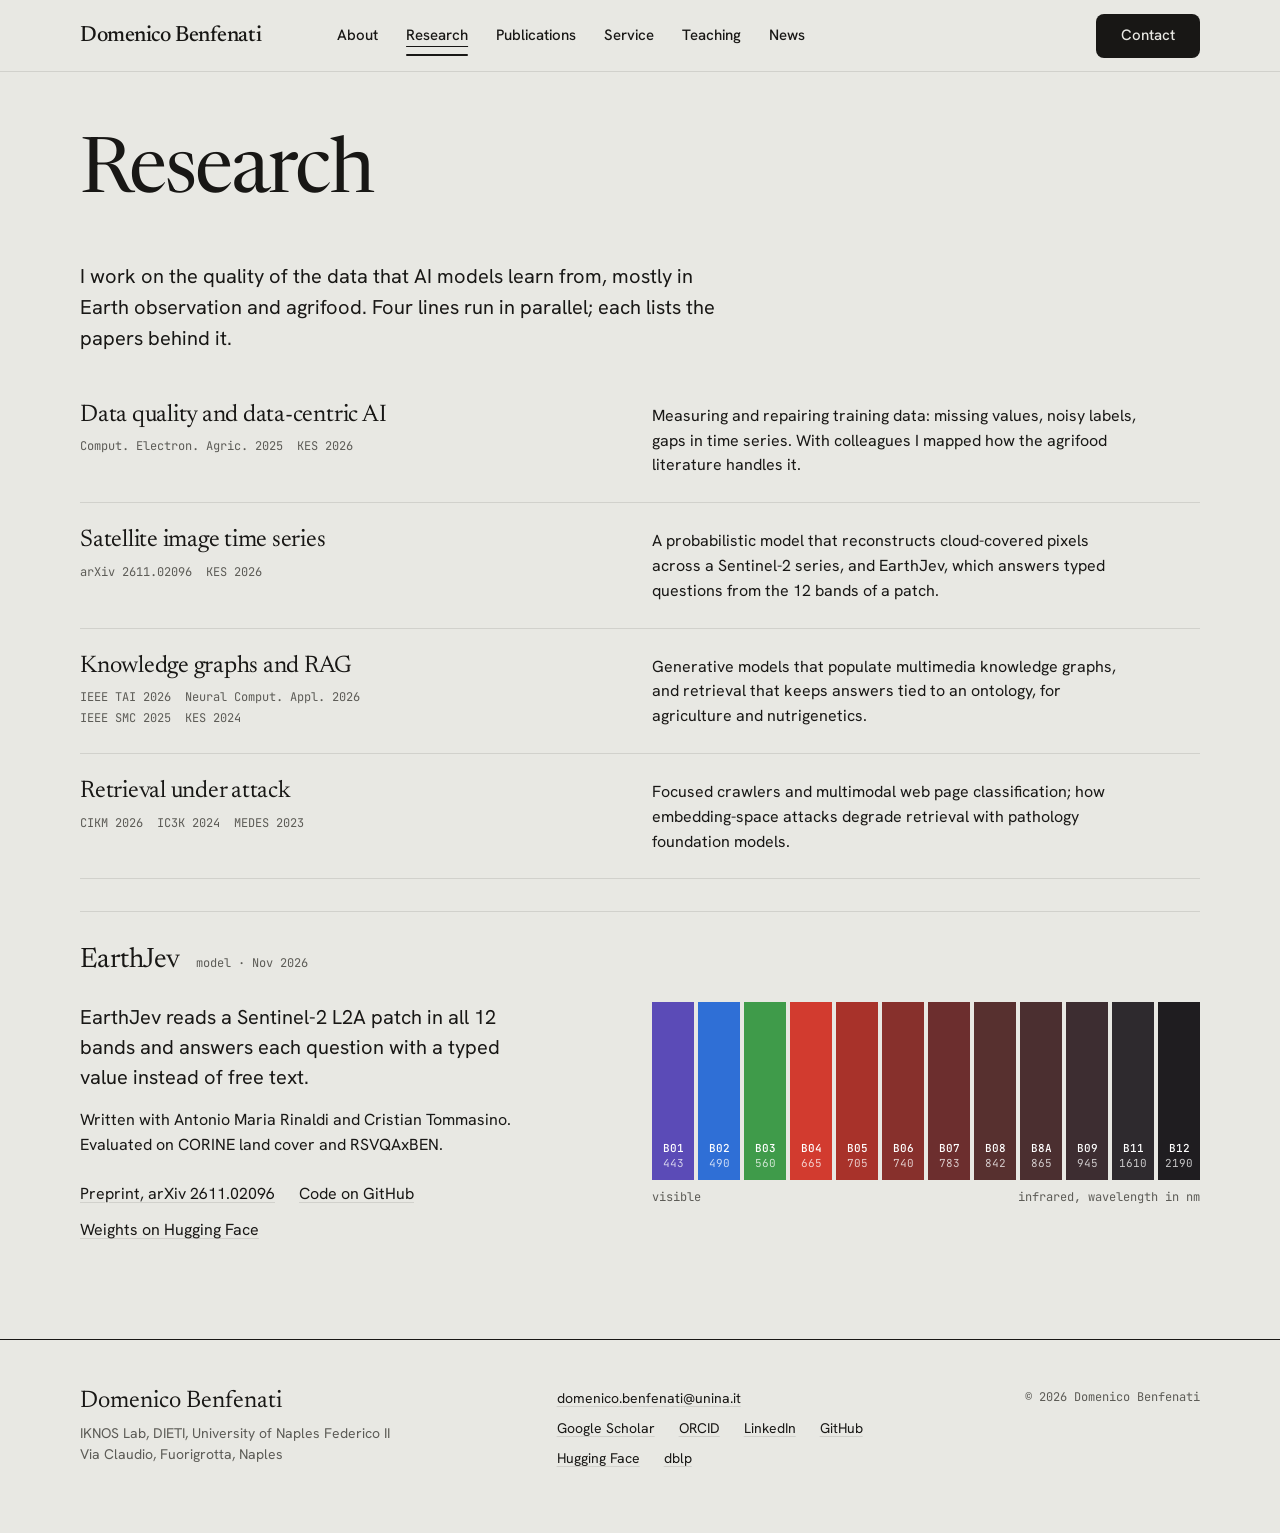
<file: research.html>
<!doctype html>
<html lang="en" data-type="service" data-radius="soft" data-buttons="solid" data-motion>
<head>
<meta charset="utf-8">
<meta name="viewport" content="width=device-width, initial-scale=1">
<title>Research: Domenico Benfenati</title>
<meta name="description" content="Data quality, satellite image time series, knowledge graphs and retrieval: four research lines and EarthJev.">
<meta property="og:type" content="profile">
<meta property="og:title" content="Domenico Benfenati, IKNOS Lab, University of Naples Federico II">
<meta property="og:description" content="Data quality and data-centric AI for satellite imagery and agrifood.">
<meta property="og:image" content="https://domenicobenfenati.github.io/share.jpg">
<meta name="twitter:card" content="summary_large_image">
<link rel="icon" href="favicon.svg" type="image/svg+xml">
<meta name="theme-color" content="#e8e8e3">
<meta name="site-kind" content="other">
<meta name="page-type" content="service">
<link rel="preload" href="assets/fonts/newsreader-latin-opsz-normal.woff2" as="font" type="font/woff2" crossorigin>
<link rel="preload" href="assets/fonts/hanken-grotesk-latin-wght-normal.woff2" as="font" type="font/woff2" crossorigin>
<link rel="stylesheet" href="assets/fonts/fonts.css">
<link rel="stylesheet" href="assets/system.css">
<link rel="stylesheet" href="assets/ui/cards.css">
<link rel="stylesheet" href="assets/motion/motion.css">
<link rel="stylesheet" href="assets/layout/layout.css">

<style>
:root {
  --p-bg: #e8e8e3; --p-surface: #dcdcd6; --p-ink: #181715; --p-muted: #5c5b56;
  --p-accent: #bfb21a; --p-accent-ink: #181715; --p-action: #181715; --p-action-ink: #e8e8e3;
  --p-inv-bg: #181715; --p-inv-surface: #242321; --p-inv-ink: #e8e8e3; --p-inv-muted: #91908d;
  --p-inv-accent: #bfb21a; --p-inv-accent-ink: #181715; --p-inv-action: #bfb21a; --p-inv-action-ink: #181715;
  --font-display: "Newsreader", Georgia, serif;
  --font-text: "Hanken Grotesk", system-ui, sans-serif;
  --font-mono: "JetBrains Mono", ui-monospace, monospace;
  --display-weight: 400;
  --display-tracking: -0.018em;
  --display-tracking-xl: -0.025em;
  --ly-scale: 1.06;
}
</style>
<script>document.documentElement.classList.add('m-enter');setTimeout(()=>document.documentElement.classList.add('m-enter-done'),700)</script>

<style>
  .mono { font-family: var(--font-mono); font-size: 12px; letter-spacing: 0; font-variant-numeric: tabular-nums; }
  h2 { font-family: var(--font-display); }
  .rule-head { display: flex; align-items: baseline; justify-content: space-between; gap: var(--s-5); margin-bottom: var(--s-7); }
  .rule-head h2 { font-size: clamp(36px, 4vw, 56px); line-height: 1; }
  .rule-head .mono, .rule-head a { color: var(--muted); }
  .plain-link { color: var(--ink); text-decoration: underline; text-decoration-color: var(--line); text-underline-offset: 3px; transition: text-decoration-color var(--dur) var(--ease); }
  .plain-link:hover { text-decoration-color: currentColor; }

  /* hero: text on the left, a panel of four research lines in rotation on the right (assets/js/rot-hero.js) */
  .hero-ts .hero__grid { align-items: start; }
  .hero-ts .hero__kicker { display: block; }
  .hero-id { display: flex; align-items: center; gap: var(--s-4); margin-bottom: var(--s-6); }
  .avatar { width: 88px; height: 88px; border-radius: 999px; object-fit: cover; filter: grayscale(.15) contrast(1.02); }
  .hero-id p { font-size: var(--t-small); line-height: 1.45; color: var(--muted); }
  .hero-id b { color: var(--ink); font-weight: 500; }
  .hero-ts h1 { font-size: clamp(56px, 7vw, 104px); line-height: 0.95; letter-spacing: var(--display-tracking-xl); }
  .hero__lead { max-width: 40ch; }
  .hero-latest { margin-top: var(--s-7); padding-top: var(--s-4); border-top: 1px solid var(--line); font-size: var(--t-small); max-width: 46ch; }
  .hero-latest .mono { color: var(--muted); margin-right: var(--s-2); }
  .rot { margin: 0; display: grid; gap: var(--s-3); padding: var(--s-4); background: #f2f2ee; border: 1px solid var(--ink); }
  .rot-head { display: flex; align-items: center; justify-content: space-between; gap: var(--s-3); }
  .rot-name { font: 400 22px/1.1 var(--font-display); letter-spacing: -0.01em; }
  .rot-head .rot-ref { display: block; margin-top: 6px; }
  .rot-head .rot-count { color: var(--muted); margin-right: var(--s-2); }
  .rot-nav { display: inline-flex; border: 1px solid var(--ink); }
  .rot-nav button { height: 32px; min-width: 36px; padding: 0 10px; border: 0; background: transparent; font: 500 11px/1 var(--font-mono); color: var(--ink); cursor: pointer; transition: background var(--dur) var(--ease); }
  .rot-nav button + button { border-left: 1px solid var(--ink); }
  .rot-nav button:hover { background: var(--p-surface); }
  .rot-canvas { width: 100%; height: clamp(300px, 44vh, 400px); display: block; }
  .rot-ref { color: var(--muted); }
  .rot-dots { display: grid; grid-template-columns: repeat(4, 1fr); gap: 6px; }
  .rot-dot { height: 44px; padding: 0; border: 0; background: transparent; cursor: pointer; position: relative; }
  .rot-dot::before, .rot-dot::after { content: ""; position: absolute; left: 0; right: 0; top: 21px; height: 2px; }
  .rot-dot::before { background: rgba(24,23,21,.18); }
  .rot-dot::after { background: var(--ink); transform-origin: left; transform: scaleX(var(--fill, 0)); }
  .rot-live { position: absolute; width: 1px; height: 1px; overflow: hidden; clip: rect(0 0 0 0); }
  @media (min-width: 1024px) and (max-height: 860px) { .hero-latest { display: none; } .hero-id { margin-bottom: var(--s-4); } .rot-canvas { height: 280px; } }
  @media (max-width: 1023px) {
    main > .hero-ts { height: auto; min-height: 0; padding-bottom: var(--s-8); }
    .hero-ts .rot { margin-top: var(--s-7); }
    .rot-nav button { height: 44px; min-width: 44px; }
    .rot-canvas { height: 340px; }
  }

  /* about */
  .bio p { max-width: 62ch; }
  .bio > p + p { margin-top: var(--s-4); }
  .bio > p:first-child { font: 400 clamp(22px, 2vw, 28px)/1.35 var(--font-display); letter-spacing: -0.01em; }
  .cv { display: grid; gap: var(--s-3); }
  .cv li { display: grid; grid-template-columns: 76px 1fr; gap: var(--s-3); padding-bottom: var(--s-3); border-bottom: 1px solid var(--line); }
  .cv .mono { color: var(--muted); padding-top: 3px; }
  .cv span { display: block; color: var(--ink); font-size: var(--t-small); }
  .cv-title { font: 500 12px/1 var(--font-mono); color: var(--muted); margin: var(--s-6) 0 var(--s-3); text-transform: uppercase; letter-spacing: 0.06em; }
  .cv-title:first-child { margin-top: 0; }

  .home-split { align-items: start; }
  .home-photo { width: 100%; max-width: 340px; height: auto; aspect-ratio: 4 / 5; object-fit: cover; object-position: 50% 22%; display: block; margin-left: auto; }
  @media (max-width: 1023px) { .home-photo { max-width: 260px; margin-left: 0; margin-top: var(--s-6); } }
  .index--stack > li { display: block; }
  .index--stack .ix-text { margin-top: var(--s-2); max-width: 56ch; }
  .index--stack .refs { margin-top: 4px; }
  .home-cv { margin-top: var(--s-7); }
  .home-cv .cv-title { margin-top: 0; }
  .dg-card { padding: var(--s-4); background: #f2f2ee; border: 1px solid var(--line); }
  .news-actions { margin-top: var(--s-7); }
  .about-photo { width: 100%; height: auto; aspect-ratio: 1; object-fit: cover; margin-bottom: var(--s-6); }
  /* research index */
  .index > li { display: grid; grid-template-columns: repeat(12, minmax(0, 1fr)); column-gap: var(--gutter); row-gap: var(--s-2); padding: var(--s-5) 0; border-bottom: 1px solid var(--line); align-items: baseline; }
  .index .ix-name { grid-column: 1 / span 6; }
  .index .ix-text { grid-column: 7 / span 6; }
  .index > li:first-child { padding-top: 0; }
  .index h3 { font: 400 24px/1.15 var(--font-display); letter-spacing: -0.01em; }
  .index p { max-width: 54ch; }
  .index .refs { display: flex; flex-wrap: wrap; gap: 2px 14px; margin-top: var(--s-2); color: var(--muted); }

  /* publications */
  .filters { display: flex; flex-wrap: wrap; gap: var(--s-2); margin-bottom: var(--s-6); }
  .filter { height: 44px; padding: 0 var(--s-4); border: 1px solid var(--line); background: transparent; font: 500 var(--t-small)/1 var(--font-text); color: var(--ink); cursor: pointer; transition: background var(--dur) var(--ease); }
  .filter:hover { background: var(--p-surface); }
  .filter[aria-pressed="true"] { background: var(--ink); color: var(--p-bg); border-color: var(--ink); }
  .pubyear { display: grid; grid-template-columns: 120px minmax(0, 1fr); gap: var(--gutter); padding-top: var(--s-5); border-top: 1px solid var(--ink); }
  .pubyear + .pubyear { margin-top: var(--s-6); }
  .pubyear[hidden] { display: none; }
  .pubyear__label { font: 400 40px/1 var(--font-display); }
  .pubs { display: grid; gap: var(--s-5); }
  .pub { display: grid; grid-template-columns: 100px minmax(0, 1fr) auto; gap: var(--s-4); align-items: baseline; }
  .pub[hidden] { display: none; }
  .pub__venue { color: var(--muted); }
  .pub__title { font: 500 var(--t-body)/1.4 var(--font-text); letter-spacing: 0; }
  .pub__authors, .pub__where { font-size: var(--t-small); line-height: 1.5; }
  .pub__authors b { font-weight: 600; }
  .pub__where { color: var(--muted); font-style: italic; }
  .pub__links { display: flex; gap: var(--s-3); white-space: nowrap; }
  .pub__links a { color: var(--ink); text-decoration: underline; text-decoration-color: var(--line); text-underline-offset: 3px; }
  .pub__links a:hover { text-decoration-color: currentColor; }
  main > .section--page { height: auto; min-height: 100svh; }

  /* EarthJev */
  .bands { display: grid; grid-template-columns: repeat(12, minmax(0, 1fr)); gap: 4px; }
  .bands li { display: grid; gap: 2px; padding: 140px 0 10px; background: var(--b); color: #fff; text-align: center; font: 500 11px/1.2 var(--font-mono); position: relative; overflow: hidden; }
  .bands li span + span { opacity: .75; font-weight: 400; }
  .bands li::after { content: ""; position: absolute; inset: 0; background: linear-gradient(180deg, rgba(255,255,255,.22), transparent 55%); animation: scan 3.2s ease-in-out infinite; animation-delay: calc(var(--i) * 120ms); opacity: 0; }
  @keyframes scan { 0%, 100% { opacity: 0; } 40% { opacity: 1; } }
  @media (prefers-reduced-motion: reduce) { .bands li::after { animation: none; } }
  .bands-axis { display: flex; justify-content: space-between; margin-top: var(--s-2); color: var(--muted); }
  .ej-links { display: flex; flex-wrap: wrap; gap: var(--s-3) var(--s-5); margin-top: var(--s-5); }

  /* lists */
  .rows small { display: block; font-weight: 400; color: var(--muted); font-size: var(--t-small); }
  .rows .rows__value { font-family: var(--font-mono); font-size: 12px; color: var(--muted); }

  /* footer and inner pages */
  .site-foot { padding: var(--s-7) 0 var(--s-8); border-top: 1px solid var(--ink); font-size: var(--t-small); }
  .site-foot__name { font: 400 24px/1.1 var(--font-display); }
  .site-foot__legal { text-align: right; }
  .page-head { padding-top: calc(var(--nav, 72px) + var(--s-8)); }
  .page-head h1 { font: 400 clamp(48px, 6vw, 88px)/1 var(--font-display); letter-spacing: var(--display-tracking-xl); }
  .page-head .rule-head + p { margin-top: var(--s-4); max-width: 60ch; font-size: var(--t-lead); }
  main > .section--page { height: auto; min-height: 0; }
  main > .section--page { padding-block: var(--s-8, 96px); }
  main > .section--page.page-head { padding-top: calc(var(--nav, 72px) + var(--s-8, 96px)); }
  main > .section--page:last-child { padding-bottom: var(--s-9, 120px); }
  .nav__link[aria-current="page"] { text-decoration: underline; text-underline-offset: 6px; text-decoration-thickness: 1px; }
  .ej { margin-top: var(--s-6); padding-top: var(--s-6); border-top: 1px solid var(--line); }
  @media (max-width: 1023px) { .site-foot__legal { text-align: left; } }
  .contact-line { font: 400 clamp(28px, 3.4vw, 48px)/1.1 var(--font-display); letter-spacing: -0.015em; }
  #contact .footer__address { font: 400 var(--t-body)/1.5 var(--font-text); font-style: normal; letter-spacing: 0; }
  .contact-line a { color: var(--ink); text-decoration: underline; text-decoration-thickness: 1px; text-underline-offset: 6px; }
  .elsewhere { display: flex; flex-wrap: wrap; gap: var(--s-2) var(--s-5); }

  @media (max-width: 1023px) {
    .index > li { grid-template-columns: 1fr; gap: var(--s-2); }
    .index .ix-name, .index .ix-text { grid-column: 1; }
    .pubyear { grid-template-columns: 1fr; gap: var(--s-3); }
    .pub { grid-template-columns: 1fr; gap: var(--s-1); }
    .pub__links { gap: var(--s-4); }
    .pub__links a { display: inline-block; padding: 12px 0; }
  }
  /* short laptop screens and browser zoom: a section grows with its content instead of running into the next one */
  @media (min-width: 1280px) {
    main > :is(section, .section):not(.hero, .section--hero), footer.closing { height: auto; min-height: 100vh; min-height: 100svh; }
    :where(main > :is(section, .section):not(.hero, .section--hero), footer.closing) { display: flex; flex-direction: column; }
    main > :is(section, .section):not(.hero, .section--hero) > :is(.wrap, .container), footer.closing > .wrap { flex: 1 0 auto; height: auto; min-height: 0; }
  }
  .site-name { font-family: var(--font-display); font-size: 22px; white-space: nowrap; }
  .nav .nav__item--menu-only { display: none; }
  @media (max-width: 1023px) { .nav .nav__item--menu-only { display: block; } }
  @media (max-width: 420px) { .nav .nav__bar .nav__actions { display: none; } .nav:not(.is-open) .nav__actions + .nav__toggle { margin-left: auto; } .site-name { font-size: 19px; } }
  @media (max-width: 1023px) { .nav__bar { gap: var(--s-3); } .nav__toggle { margin-left: auto; margin-right: 0; flex: none; } }
  @media (max-width: 639px) {
    main > .hero-ts { height: auto; min-height: 100svh; padding-bottom: var(--s-5); display: flex; flex-direction: column; }
    .hero-ts > .wrap { flex: 1; min-height: 0; display: flex; }
    .hero-ts .hero__grid { flex: 1; min-height: 0; display: flex; flex-direction: column; }
    .hero-ts h1 { font-size: 52px; }
    .hero-ts .hero__kicker { font-size: 13px; }
    .hero-ts .hero__lead { font-size: 17px; line-height: 1.45; margin-top: var(--s-3); }
    .hero-ts .btn-row { margin-top: var(--s-4); }
    .hero-latest, .hero-ts .wide-only, .hero-ts .rot-ref { display: none; }
    .hero-ts .btn-row { flex-direction: row; flex-wrap: wrap; align-items: center; gap: var(--s-2) var(--s-5); }
    .hero-ts .hero__text { min-width: 0; }
    .hero-ts .btn-row .btn { width: auto; flex: none; }
    .hero-ts .rot { flex: 1; min-height: 0; margin-top: var(--s-5); grid-template-rows: auto minmax(0, 1fr) auto; padding: var(--s-3); gap: var(--s-2); }
    .hero-ts .rot-canvas { height: 100%; min-height: 240px; }
    .rot-name { font-size: 19px; }
    .rot-dot { height: 32px; } .rot-dot::before, .rot-dot::after { top: 15px; }
  }
  @media (max-width: 639px) {
    .elsewhere a, .rule-head a { display: inline-block; padding-block: 12px; }
    .bands { grid-template-columns: repeat(6, minmax(0, 1fr)); }
    .bands li { padding-top: 32px; }
    .bands-axis { display: none; }
    .rule-head { flex-wrap: wrap; }
  }
</style>
</head>
<body>
<!-- type: service (a researcher's personal page)
     deal: palette paper-grey-brass (newsprint ground and a brass accent: a researcher's printed page; the brass picks up
     the cropland in the hero scene), type newsreader (Newsreader over Hanken Grotesk; the first pairing, schibsted, was
     passed over for a serif that reads as academic), nav nav-mega, footer footer-visit, rhythm surface-pairs, buttons solid
     voice: facts only (copy-registers 1), first person, the research nouns every time; no eyebrows, no figure strips -->
<header class="nav">
  <div class="wrap nav__bar">
    <a class="skip-link" href="#top">Skip to content</a>
    <a class="nav__logo site-name" href="index.html">Domenico Benfenati</a>
    <nav class="nav__links" aria-label="Main">
      <div class="nav__item"><a class="nav__link" href="index.html">About</a></div>
      <div class="nav__item"><a class="nav__link" href="research.html" aria-current="page">Research</a></div>
      <div class="nav__item"><a class="nav__link" href="publications.html">Publications</a></div>
      <div class="nav__item"><a class="nav__link" href="service.html">Service</a></div>
      <div class="nav__item"><a class="nav__link" href="teaching.html">Teaching</a></div>
      <div class="nav__item"><a class="nav__link" href="news.html">News</a></div>
      <div class="nav__item nav__item--menu-only"><a class="nav__link" href="contact.html">Contact</a></div>
    </nav>
    <div class="nav__actions">
      <a class="btn btn--primary" href="contact.html">Contact</a>
    </div>
    <button class="nav__toggle" type="button" aria-expanded="false" aria-label="Menu"><svg width="18" height="18" viewBox="0 0 18 18" aria-hidden="true"><path d="M2 5h14M2 13h14" stroke="currentColor" stroke-width="1.6" stroke-linecap="round"/></svg></button>
  </div>
</header>

<main id="top">
  <section class="section section--page page-head" id="research" aria-labelledby="research-h">
    <div class="wrap">
      <div class="rule-head"><h1 id="research-h">Research</h1></div>
      <p style="margin:0 0 var(--s-7)">I work on the quality of the data that AI models learn from, mostly in Earth observation and agrifood. Four lines run in parallel; each lists the papers behind it.</p>
      <ol class="index">
        <li>
          <div class="ix-name"><h3>Data quality and data-centric AI</h3><p class="refs mono"><span>Comput. Electron. Agric. 2025</span><span>KES 2026</span></p></div>
          <p class="ix-text">Measuring and repairing training data: missing values, noisy labels, gaps in time series. With colleagues I mapped how the agrifood literature handles it.</p>
        </li>
        <li>
          <div class="ix-name"><h3>Satellite image time series</h3><p class="refs mono"><span>arXiv 2611.02096</span><span>KES 2026</span></p></div>
          <p class="ix-text">A probabilistic model that reconstructs cloud-covered pixels across a Sentinel-2 series, and EarthJev, which answers typed questions from the 12 bands of a patch.</p>
        </li>
        <li>
          <div class="ix-name"><h3>Knowledge graphs and RAG</h3><p class="refs mono"><span>IEEE TAI 2026</span><span>Neural Comput. Appl. 2026</span><span>IEEE SMC 2025</span><span>KES 2024</span></p></div>
          <p class="ix-text">Generative models that populate multimedia knowledge graphs, and retrieval that keeps answers tied to an ontology, for agriculture and nutrigenetics.</p>
        </li>
        <li>
          <div class="ix-name"><h3>Retrieval under attack</h3><p class="refs mono"><span>CIKM 2026</span><span>IC3K 2024</span><span>MEDES 2023</span></p></div>
          <p class="ix-text">Focused crawlers and multimodal web page classification; how embedding-space attacks degrade retrieval with pathology foundation models.</p>
        </li>
      </ol>
      <div class="ej" id="earthjev">
        <h2 class="t-h3" style="font-family:var(--font-display);margin-bottom:var(--s-5)">EarthJev <span class="mono muted" style="margin-left:var(--s-3)">model · Nov 2026</span></h2>
      <div class="grid grid--top">
        <div class="span-5">
          <p class="t-lead">EarthJev reads a Sentinel-2 L2A patch in all 12 bands and answers each question with a typed value instead of free text.</p>
          <p style="margin-top:var(--s-4)">Written with Antonio Maria Rinaldi and Cristian Tommasino. Evaluated on CORINE land cover and RSVQAxBEN.</p>
          <p class="ej-links">
            <a class="plain-link" href="https://arxiv.org/abs/2611.02096" rel="noopener">Preprint, arXiv 2611.02096</a>
            <a class="plain-link" href="https://github.com/CosmoIknosLab/EarthJev" rel="noopener">Code on GitHub</a>
            <a class="plain-link" href="https://huggingface.co/dBenf/EarthJev" rel="noopener">Weights on Hugging Face</a>
          </p>
        </div>
        <div class="span-6 start-7">
          <ol class="bands" aria-label="The 12 Sentinel-2 bands EarthJev reads, from B01 at 443 nm to B12 at 2190 nm"><li style="--b:#5b4bb7;--i:0"><span>B01</span><span>443</span></li><li style="--b:#2f6fd6;--i:1"><span>B02</span><span>490</span></li><li style="--b:#3f9b4a;--i:2"><span>B03</span><span>560</span></li><li style="--b:#d23b2f;--i:3"><span>B04</span><span>665</span></li><li style="--b:#a8322a;--i:4"><span>B05</span><span>705</span></li><li style="--b:#87302c;--i:5"><span>B06</span><span>740</span></li><li style="--b:#6c2e2e;--i:6"><span>B07</span><span>783</span></li><li style="--b:#57302f;--i:7"><span>B08</span><span>842</span></li><li style="--b:#4b2f30;--i:8"><span>B8A</span><span>865</span></li><li style="--b:#3d2d31;--i:9"><span>B09</span><span>945</span></li><li style="--b:#2e2a2e;--i:10"><span>B11</span><span>1610</span></li><li style="--b:#1f1d20;--i:11"><span>B12</span><span>2190</span></li></ol>
          <p class="bands-axis mono"><span>visible</span><span>infrared, wavelength in nm</span></p>
        </div>
      </div>
      </div>
    </div>
  </section>
</main>

<footer class="site-foot">
  <div class="wrap">
    <div class="grid">
      <div class="span-5 stack-2">
        <p class="site-foot__name">Domenico Benfenati</p>
        <p class="muted">IKNOS Lab, DIETI, University of Naples Federico II<br>Via Claudio, Fuorigrotta, Naples</p>
      </div>
      <div class="span-4 start-6 stack-2">
        <p><a class="plain-link" href="mailto:domenico.benfenati@unina.it">domenico.benfenati@unina.it</a></p>
        <p class="elsewhere">
          <a class="plain-link" href="https://scholar.google.com/citations?user=tjH_pzcAAAAJ" rel="noopener">Google Scholar</a>
          <a class="plain-link" href="https://orcid.org/0009-0008-5825-8043" rel="noopener">ORCID</a>
          <a class="plain-link" href="https://www.linkedin.com/in/domenico-benfenati/" rel="noopener">LinkedIn</a>
          <a class="plain-link" href="https://github.com/dBenf" rel="noopener">GitHub</a>
          <a class="plain-link" href="https://huggingface.co/dBenf" rel="noopener">Hugging Face</a>
          <a class="plain-link" href="https://dblp.org/pid/367/6149.html" rel="noopener">dblp</a>
        </p>
      </div>
      <p class="span-3 start-10 mono muted site-foot__legal">&copy; 2026 Domenico Benfenati</p>
    </div>
  </div>
</footer>
<script>
  document.querySelectorAll('.filter').forEach((b) => b.addEventListener('click', () => {
    const t = b.dataset.filter;
    document.querySelectorAll('.filter').forEach((x) => x.setAttribute('aria-pressed', String(x === b)));
    document.querySelectorAll('.pub').forEach((p) => { p.hidden = t !== 'all' && p.dataset.type !== t; });
    document.querySelectorAll('.pubyear').forEach((y) => { y.hidden = !y.querySelector('.pub:not([hidden])'); });
  }));
</script>
<script type="module" src="assets/system.js"></script>
<script type="module" src="assets/motion/motion.js"></script>
<script type="module" src="assets/layout/layout.js"></script>

</body>
</html>
</file>
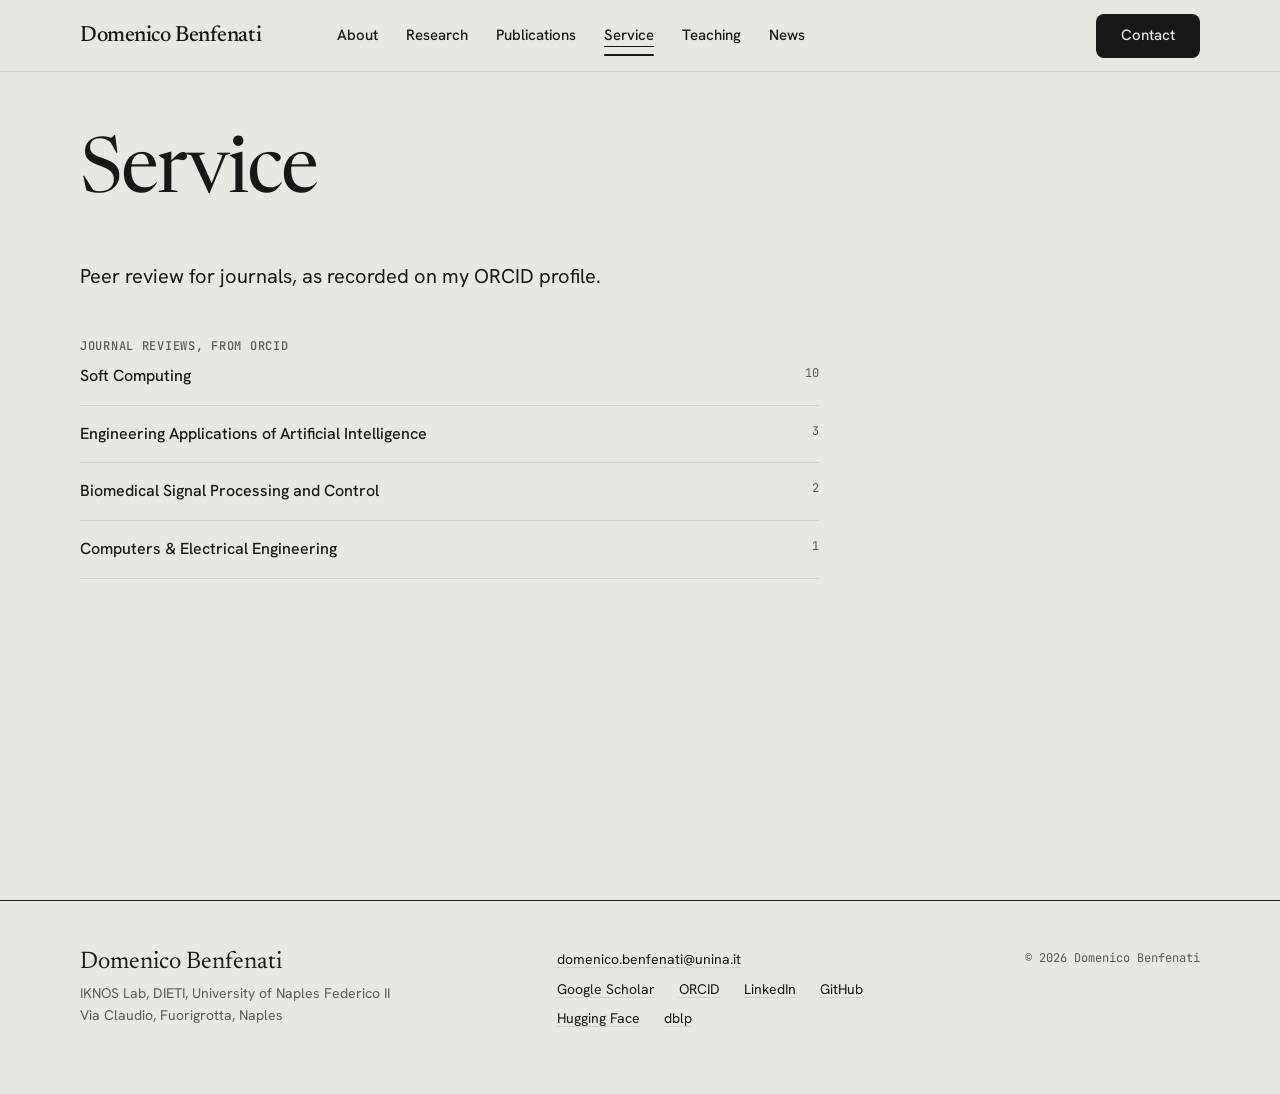
<file: service.html>
<!doctype html>
<html lang="en" data-type="service" data-radius="soft" data-buttons="solid" data-motion>
<head>
<meta charset="utf-8">
<meta name="viewport" content="width=device-width, initial-scale=1">
<title>Service: Domenico Benfenati</title>
<meta name="description" content="Peer review for journals by Domenico Benfenati.">
<meta property="og:type" content="profile">
<meta property="og:title" content="Domenico Benfenati, IKNOS Lab, University of Naples Federico II">
<meta property="og:description" content="Data quality and data-centric AI for satellite imagery and agrifood.">
<meta property="og:image" content="https://domenicobenfenati.github.io/share.jpg">
<meta name="twitter:card" content="summary_large_image">
<link rel="icon" href="favicon.svg" type="image/svg+xml">
<meta name="theme-color" content="#e8e8e3">
<meta name="site-kind" content="other">
<meta name="page-type" content="service">
<link rel="preload" href="assets/fonts/newsreader-latin-opsz-normal.woff2" as="font" type="font/woff2" crossorigin>
<link rel="preload" href="assets/fonts/hanken-grotesk-latin-wght-normal.woff2" as="font" type="font/woff2" crossorigin>
<link rel="stylesheet" href="assets/fonts/fonts.css">
<link rel="stylesheet" href="assets/system.css">
<link rel="stylesheet" href="assets/ui/cards.css">
<link rel="stylesheet" href="assets/motion/motion.css">
<link rel="stylesheet" href="assets/layout/layout.css">

<style>
:root {
  --p-bg: #e8e8e3; --p-surface: #dcdcd6; --p-ink: #181715; --p-muted: #5c5b56;
  --p-accent: #bfb21a; --p-accent-ink: #181715; --p-action: #181715; --p-action-ink: #e8e8e3;
  --p-inv-bg: #181715; --p-inv-surface: #242321; --p-inv-ink: #e8e8e3; --p-inv-muted: #91908d;
  --p-inv-accent: #bfb21a; --p-inv-accent-ink: #181715; --p-inv-action: #bfb21a; --p-inv-action-ink: #181715;
  --font-display: "Newsreader", Georgia, serif;
  --font-text: "Hanken Grotesk", system-ui, sans-serif;
  --font-mono: "JetBrains Mono", ui-monospace, monospace;
  --display-weight: 400;
  --display-tracking: -0.018em;
  --display-tracking-xl: -0.025em;
  --ly-scale: 1.06;
}
</style>
<script>document.documentElement.classList.add('m-enter');setTimeout(()=>document.documentElement.classList.add('m-enter-done'),700)</script>

<style>
  .mono { font-family: var(--font-mono); font-size: 12px; letter-spacing: 0; font-variant-numeric: tabular-nums; }
  h2 { font-family: var(--font-display); }
  .rule-head { display: flex; align-items: baseline; justify-content: space-between; gap: var(--s-5); margin-bottom: var(--s-7); }
  .rule-head h2 { font-size: clamp(36px, 4vw, 56px); line-height: 1; }
  .rule-head .mono, .rule-head a { color: var(--muted); }
  .plain-link { color: var(--ink); text-decoration: underline; text-decoration-color: var(--line); text-underline-offset: 3px; transition: text-decoration-color var(--dur) var(--ease); }
  .plain-link:hover { text-decoration-color: currentColor; }

  /* hero: text on the left, a panel of four research lines in rotation on the right (assets/js/rot-hero.js) */
  .hero-ts .hero__grid { align-items: start; }
  .hero-ts .hero__kicker { display: block; }
  .hero-id { display: flex; align-items: center; gap: var(--s-4); margin-bottom: var(--s-6); }
  .avatar { width: 88px; height: 88px; border-radius: 999px; object-fit: cover; filter: grayscale(.15) contrast(1.02); }
  .hero-id p { font-size: var(--t-small); line-height: 1.45; color: var(--muted); }
  .hero-id b { color: var(--ink); font-weight: 500; }
  .hero-ts h1 { font-size: clamp(56px, 7vw, 104px); line-height: 0.95; letter-spacing: var(--display-tracking-xl); }
  .hero__lead { max-width: 40ch; }
  .hero-latest { margin-top: var(--s-7); padding-top: var(--s-4); border-top: 1px solid var(--line); font-size: var(--t-small); max-width: 46ch; }
  .hero-latest .mono { color: var(--muted); margin-right: var(--s-2); }
  .rot { margin: 0; display: grid; gap: var(--s-3); padding: var(--s-4); background: #f2f2ee; border: 1px solid var(--ink); }
  .rot-head { display: flex; align-items: center; justify-content: space-between; gap: var(--s-3); }
  .rot-name { font: 400 22px/1.1 var(--font-display); letter-spacing: -0.01em; }
  .rot-head .rot-ref { display: block; margin-top: 6px; }
  .rot-head .rot-count { color: var(--muted); margin-right: var(--s-2); }
  .rot-nav { display: inline-flex; border: 1px solid var(--ink); }
  .rot-nav button { height: 32px; min-width: 36px; padding: 0 10px; border: 0; background: transparent; font: 500 11px/1 var(--font-mono); color: var(--ink); cursor: pointer; transition: background var(--dur) var(--ease); }
  .rot-nav button + button { border-left: 1px solid var(--ink); }
  .rot-nav button:hover { background: var(--p-surface); }
  .rot-canvas { width: 100%; height: clamp(300px, 44vh, 400px); display: block; }
  .rot-ref { color: var(--muted); }
  .rot-dots { display: grid; grid-template-columns: repeat(4, 1fr); gap: 6px; }
  .rot-dot { height: 44px; padding: 0; border: 0; background: transparent; cursor: pointer; position: relative; }
  .rot-dot::before, .rot-dot::after { content: ""; position: absolute; left: 0; right: 0; top: 21px; height: 2px; }
  .rot-dot::before { background: rgba(24,23,21,.18); }
  .rot-dot::after { background: var(--ink); transform-origin: left; transform: scaleX(var(--fill, 0)); }
  .rot-live { position: absolute; width: 1px; height: 1px; overflow: hidden; clip: rect(0 0 0 0); }
  @media (min-width: 1024px) and (max-height: 860px) { .hero-latest { display: none; } .hero-id { margin-bottom: var(--s-4); } .rot-canvas { height: 280px; } }
  @media (max-width: 1023px) {
    main > .hero-ts { height: auto; min-height: 0; padding-bottom: var(--s-8); }
    .hero-ts .rot { margin-top: var(--s-7); }
    .rot-nav button { height: 44px; min-width: 44px; }
    .rot-canvas { height: 340px; }
  }

  /* about */
  .bio p { max-width: 62ch; }
  .bio > p + p { margin-top: var(--s-4); }
  .bio > p:first-child { font: 400 clamp(22px, 2vw, 28px)/1.35 var(--font-display); letter-spacing: -0.01em; }
  .cv { display: grid; gap: var(--s-3); }
  .cv li { display: grid; grid-template-columns: 76px 1fr; gap: var(--s-3); padding-bottom: var(--s-3); border-bottom: 1px solid var(--line); }
  .cv .mono { color: var(--muted); padding-top: 3px; }
  .cv span { display: block; color: var(--ink); font-size: var(--t-small); }
  .cv-title { font: 500 12px/1 var(--font-mono); color: var(--muted); margin: var(--s-6) 0 var(--s-3); text-transform: uppercase; letter-spacing: 0.06em; }
  .cv-title:first-child { margin-top: 0; }

  .home-split { align-items: start; }
  .home-photo { width: 100%; max-width: 340px; height: auto; aspect-ratio: 4 / 5; object-fit: cover; object-position: 50% 22%; display: block; margin-left: auto; }
  @media (max-width: 1023px) { .home-photo { max-width: 260px; margin-left: 0; margin-top: var(--s-6); } }
  .index--stack > li { display: block; }
  .index--stack .ix-text { margin-top: var(--s-2); max-width: 56ch; }
  .index--stack .refs { margin-top: 4px; }
  .home-cv { margin-top: var(--s-7); }
  .home-cv .cv-title { margin-top: 0; }
  .dg-card { padding: var(--s-4); background: #f2f2ee; border: 1px solid var(--line); }
  .news-actions { margin-top: var(--s-7); }
  .about-photo { width: 100%; height: auto; aspect-ratio: 1; object-fit: cover; margin-bottom: var(--s-6); }
  /* research index */
  .index > li { display: grid; grid-template-columns: repeat(12, minmax(0, 1fr)); column-gap: var(--gutter); row-gap: var(--s-2); padding: var(--s-5) 0; border-bottom: 1px solid var(--line); align-items: baseline; }
  .index .ix-name { grid-column: 1 / span 6; }
  .index .ix-text { grid-column: 7 / span 6; }
  .index > li:first-child { padding-top: 0; }
  .index h3 { font: 400 24px/1.15 var(--font-display); letter-spacing: -0.01em; }
  .index p { max-width: 54ch; }
  .index .refs { display: flex; flex-wrap: wrap; gap: 2px 14px; margin-top: var(--s-2); color: var(--muted); }

  /* publications */
  .filters { display: flex; flex-wrap: wrap; gap: var(--s-2); margin-bottom: var(--s-6); }
  .filter { height: 44px; padding: 0 var(--s-4); border: 1px solid var(--line); background: transparent; font: 500 var(--t-small)/1 var(--font-text); color: var(--ink); cursor: pointer; transition: background var(--dur) var(--ease); }
  .filter:hover { background: var(--p-surface); }
  .filter[aria-pressed="true"] { background: var(--ink); color: var(--p-bg); border-color: var(--ink); }
  .pubyear { display: grid; grid-template-columns: 120px minmax(0, 1fr); gap: var(--gutter); padding-top: var(--s-5); border-top: 1px solid var(--ink); }
  .pubyear + .pubyear { margin-top: var(--s-6); }
  .pubyear[hidden] { display: none; }
  .pubyear__label { font: 400 40px/1 var(--font-display); }
  .pubs { display: grid; gap: var(--s-5); }
  .pub { display: grid; grid-template-columns: 100px minmax(0, 1fr) auto; gap: var(--s-4); align-items: baseline; }
  .pub[hidden] { display: none; }
  .pub__venue { color: var(--muted); }
  .pub__title { font: 500 var(--t-body)/1.4 var(--font-text); letter-spacing: 0; }
  .pub__authors, .pub__where { font-size: var(--t-small); line-height: 1.5; }
  .pub__authors b { font-weight: 600; }
  .pub__where { color: var(--muted); font-style: italic; }
  .pub__links { display: flex; gap: var(--s-3); white-space: nowrap; }
  .pub__links a { color: var(--ink); text-decoration: underline; text-decoration-color: var(--line); text-underline-offset: 3px; }
  .pub__links a:hover { text-decoration-color: currentColor; }
  main > .section--page { height: auto; min-height: 100svh; }

  /* EarthJev */
  .bands { display: grid; grid-template-columns: repeat(12, minmax(0, 1fr)); gap: 4px; }
  .bands li { display: grid; gap: 2px; padding: 140px 0 10px; background: var(--b); color: #fff; text-align: center; font: 500 11px/1.2 var(--font-mono); position: relative; overflow: hidden; }
  .bands li span + span { opacity: .75; font-weight: 400; }
  .bands li::after { content: ""; position: absolute; inset: 0; background: linear-gradient(180deg, rgba(255,255,255,.22), transparent 55%); animation: scan 3.2s ease-in-out infinite; animation-delay: calc(var(--i) * 120ms); opacity: 0; }
  @keyframes scan { 0%, 100% { opacity: 0; } 40% { opacity: 1; } }
  @media (prefers-reduced-motion: reduce) { .bands li::after { animation: none; } }
  .bands-axis { display: flex; justify-content: space-between; margin-top: var(--s-2); color: var(--muted); }
  .ej-links { display: flex; flex-wrap: wrap; gap: var(--s-3) var(--s-5); margin-top: var(--s-5); }

  /* lists */
  .rows small { display: block; font-weight: 400; color: var(--muted); font-size: var(--t-small); }
  .rows .rows__value { font-family: var(--font-mono); font-size: 12px; color: var(--muted); }

  /* footer and inner pages */
  .site-foot { padding: var(--s-7) 0 var(--s-8); border-top: 1px solid var(--ink); font-size: var(--t-small); }
  .site-foot__name { font: 400 24px/1.1 var(--font-display); }
  .site-foot__legal { text-align: right; }
  .page-head { padding-top: calc(var(--nav, 72px) + var(--s-8)); }
  .page-head h1 { font: 400 clamp(48px, 6vw, 88px)/1 var(--font-display); letter-spacing: var(--display-tracking-xl); }
  .page-head .rule-head + p { margin-top: var(--s-4); max-width: 60ch; font-size: var(--t-lead); }
  main > .section--page { height: auto; min-height: 0; }
  main > .section--page { padding-block: var(--s-8, 96px); }
  main > .section--page.page-head { padding-top: calc(var(--nav, 72px) + var(--s-8, 96px)); }
  main > .section--page:last-child { padding-bottom: var(--s-9, 120px); }
  .nav__link[aria-current="page"] { text-decoration: underline; text-underline-offset: 6px; text-decoration-thickness: 1px; }
  .ej { margin-top: var(--s-6); padding-top: var(--s-6); border-top: 1px solid var(--line); }
  @media (max-width: 1023px) { .site-foot__legal { text-align: left; } }
  .contact-line { font: 400 clamp(28px, 3.4vw, 48px)/1.1 var(--font-display); letter-spacing: -0.015em; }
  #contact .footer__address { font: 400 var(--t-body)/1.5 var(--font-text); font-style: normal; letter-spacing: 0; }
  .contact-line a { color: var(--ink); text-decoration: underline; text-decoration-thickness: 1px; text-underline-offset: 6px; }
  .elsewhere { display: flex; flex-wrap: wrap; gap: var(--s-2) var(--s-5); }

  @media (max-width: 1023px) {
    .index > li { grid-template-columns: 1fr; gap: var(--s-2); }
    .index .ix-name, .index .ix-text { grid-column: 1; }
    .pubyear { grid-template-columns: 1fr; gap: var(--s-3); }
    .pub { grid-template-columns: 1fr; gap: var(--s-1); }
    .pub__links { gap: var(--s-4); }
    .pub__links a { display: inline-block; padding: 12px 0; }
  }
  /* short laptop screens and browser zoom: a section grows with its content instead of running into the next one */
  @media (min-width: 1280px) {
    main > :is(section, .section):not(.hero, .section--hero), footer.closing { height: auto; min-height: 100vh; min-height: 100svh; }
    :where(main > :is(section, .section):not(.hero, .section--hero), footer.closing) { display: flex; flex-direction: column; }
    main > :is(section, .section):not(.hero, .section--hero) > :is(.wrap, .container), footer.closing > .wrap { flex: 1 0 auto; height: auto; min-height: 0; }
  }
  .site-name { font-family: var(--font-display); font-size: 22px; white-space: nowrap; }
  .nav .nav__item--menu-only { display: none; }
  @media (max-width: 1023px) { .nav .nav__item--menu-only { display: block; } }
  @media (max-width: 420px) { .nav .nav__bar .nav__actions { display: none; } .nav:not(.is-open) .nav__actions + .nav__toggle { margin-left: auto; } .site-name { font-size: 19px; } }
  @media (max-width: 1023px) { .nav__bar { gap: var(--s-3); } .nav__toggle { margin-left: auto; margin-right: 0; flex: none; } }
  @media (max-width: 639px) {
    main > .hero-ts { height: auto; min-height: 100svh; padding-bottom: var(--s-5); display: flex; flex-direction: column; }
    .hero-ts > .wrap { flex: 1; min-height: 0; display: flex; }
    .hero-ts .hero__grid { flex: 1; min-height: 0; display: flex; flex-direction: column; }
    .hero-ts h1 { font-size: 52px; }
    .hero-ts .hero__kicker { font-size: 13px; }
    .hero-ts .hero__lead { font-size: 17px; line-height: 1.45; margin-top: var(--s-3); }
    .hero-ts .btn-row { margin-top: var(--s-4); }
    .hero-latest, .hero-ts .wide-only, .hero-ts .rot-ref { display: none; }
    .hero-ts .btn-row { flex-direction: row; flex-wrap: wrap; align-items: center; gap: var(--s-2) var(--s-5); }
    .hero-ts .hero__text { min-width: 0; }
    .hero-ts .btn-row .btn { width: auto; flex: none; }
    .hero-ts .rot { flex: 1; min-height: 0; margin-top: var(--s-5); grid-template-rows: auto minmax(0, 1fr) auto; padding: var(--s-3); gap: var(--s-2); }
    .hero-ts .rot-canvas { height: 100%; min-height: 240px; }
    .rot-name { font-size: 19px; }
    .rot-dot { height: 32px; } .rot-dot::before, .rot-dot::after { top: 15px; }
  }
  @media (max-width: 639px) {
    .elsewhere a, .rule-head a { display: inline-block; padding-block: 12px; }
    .bands { grid-template-columns: repeat(6, minmax(0, 1fr)); }
    .bands li { padding-top: 32px; }
    .bands-axis { display: none; }
    .rule-head { flex-wrap: wrap; }
  }
</style>
</head>
<body>
<!-- type: service (a researcher's personal page)
     deal: palette paper-grey-brass (newsprint ground and a brass accent: a researcher's printed page; the brass picks up
     the cropland in the hero scene), type newsreader (Newsreader over Hanken Grotesk; the first pairing, schibsted, was
     passed over for a serif that reads as academic), nav nav-mega, footer footer-visit, rhythm surface-pairs, buttons solid
     voice: facts only (copy-registers 1), first person, the research nouns every time; no eyebrows, no figure strips -->
<header class="nav">
  <div class="wrap nav__bar">
    <a class="skip-link" href="#top">Skip to content</a>
    <a class="nav__logo site-name" href="index.html">Domenico Benfenati</a>
    <nav class="nav__links" aria-label="Main">
      <div class="nav__item"><a class="nav__link" href="index.html">About</a></div>
      <div class="nav__item"><a class="nav__link" href="research.html">Research</a></div>
      <div class="nav__item"><a class="nav__link" href="publications.html">Publications</a></div>
      <div class="nav__item"><a class="nav__link" href="service.html" aria-current="page">Service</a></div>
      <div class="nav__item"><a class="nav__link" href="teaching.html">Teaching</a></div>
      <div class="nav__item"><a class="nav__link" href="news.html">News</a></div>
      <div class="nav__item nav__item--menu-only"><a class="nav__link" href="contact.html">Contact</a></div>
    </nav>
    <div class="nav__actions">
      <a class="btn btn--primary" href="contact.html">Contact</a>
    </div>
    <button class="nav__toggle" type="button" aria-expanded="false" aria-label="Menu"><svg width="18" height="18" viewBox="0 0 18 18" aria-hidden="true"><path d="M2 5h14M2 13h14" stroke="currentColor" stroke-width="1.6" stroke-linecap="round"/></svg></button>
  </div>
</header>

<main id="top">
  <section class="section section--page page-head" id="service" aria-labelledby="service-h">
    <div class="wrap">
      <div class="rule-head"><h1 id="service-h">Service</h1></div>
      <p style="margin:0 0 var(--s-7)">Peer review for journals, as recorded on my ORCID profile.</p>
      <div class="grid grid--top">
        <div class="span-8">
          <p class="cv-title">Journal reviews, from ORCID</p>
          <ul class="rows">
            <li><span class="rows__name">Soft Computing</span><span class="rows__value">10</span></li>
            <li><span class="rows__name">Engineering Applications of Artificial Intelligence</span><span class="rows__value">3</span></li>
            <li><span class="rows__name">Biomedical Signal Processing and Control</span><span class="rows__value">2</span></li>
            <li><span class="rows__name">Computers &amp; Electrical Engineering</span><span class="rows__value">1</span></li>
          </ul>
        </div>
      </div>
    </div>
  </section>
</main>

<footer class="site-foot">
  <div class="wrap">
    <div class="grid">
      <div class="span-5 stack-2">
        <p class="site-foot__name">Domenico Benfenati</p>
        <p class="muted">IKNOS Lab, DIETI, University of Naples Federico II<br>Via Claudio, Fuorigrotta, Naples</p>
      </div>
      <div class="span-4 start-6 stack-2">
        <p><a class="plain-link" href="mailto:domenico.benfenati@unina.it">domenico.benfenati@unina.it</a></p>
        <p class="elsewhere">
          <a class="plain-link" href="https://scholar.google.com/citations?user=tjH_pzcAAAAJ" rel="noopener">Google Scholar</a>
          <a class="plain-link" href="https://orcid.org/0009-0008-5825-8043" rel="noopener">ORCID</a>
          <a class="plain-link" href="https://www.linkedin.com/in/domenico-benfenati/" rel="noopener">LinkedIn</a>
          <a class="plain-link" href="https://github.com/dBenf" rel="noopener">GitHub</a>
          <a class="plain-link" href="https://huggingface.co/dBenf" rel="noopener">Hugging Face</a>
          <a class="plain-link" href="https://dblp.org/pid/367/6149.html" rel="noopener">dblp</a>
        </p>
      </div>
      <p class="span-3 start-10 mono muted site-foot__legal">&copy; 2026 Domenico Benfenati</p>
    </div>
  </div>
</footer>
<script>
  document.querySelectorAll('.filter').forEach((b) => b.addEventListener('click', () => {
    const t = b.dataset.filter;
    document.querySelectorAll('.filter').forEach((x) => x.setAttribute('aria-pressed', String(x === b)));
    document.querySelectorAll('.pub').forEach((p) => { p.hidden = t !== 'all' && p.dataset.type !== t; });
    document.querySelectorAll('.pubyear').forEach((y) => { y.hidden = !y.querySelector('.pub:not([hidden])'); });
  }));
</script>
<script type="module" src="assets/system.js"></script>
<script type="module" src="assets/motion/motion.js"></script>
<script type="module" src="assets/layout/layout.js"></script>

</body>
</html>
</file>
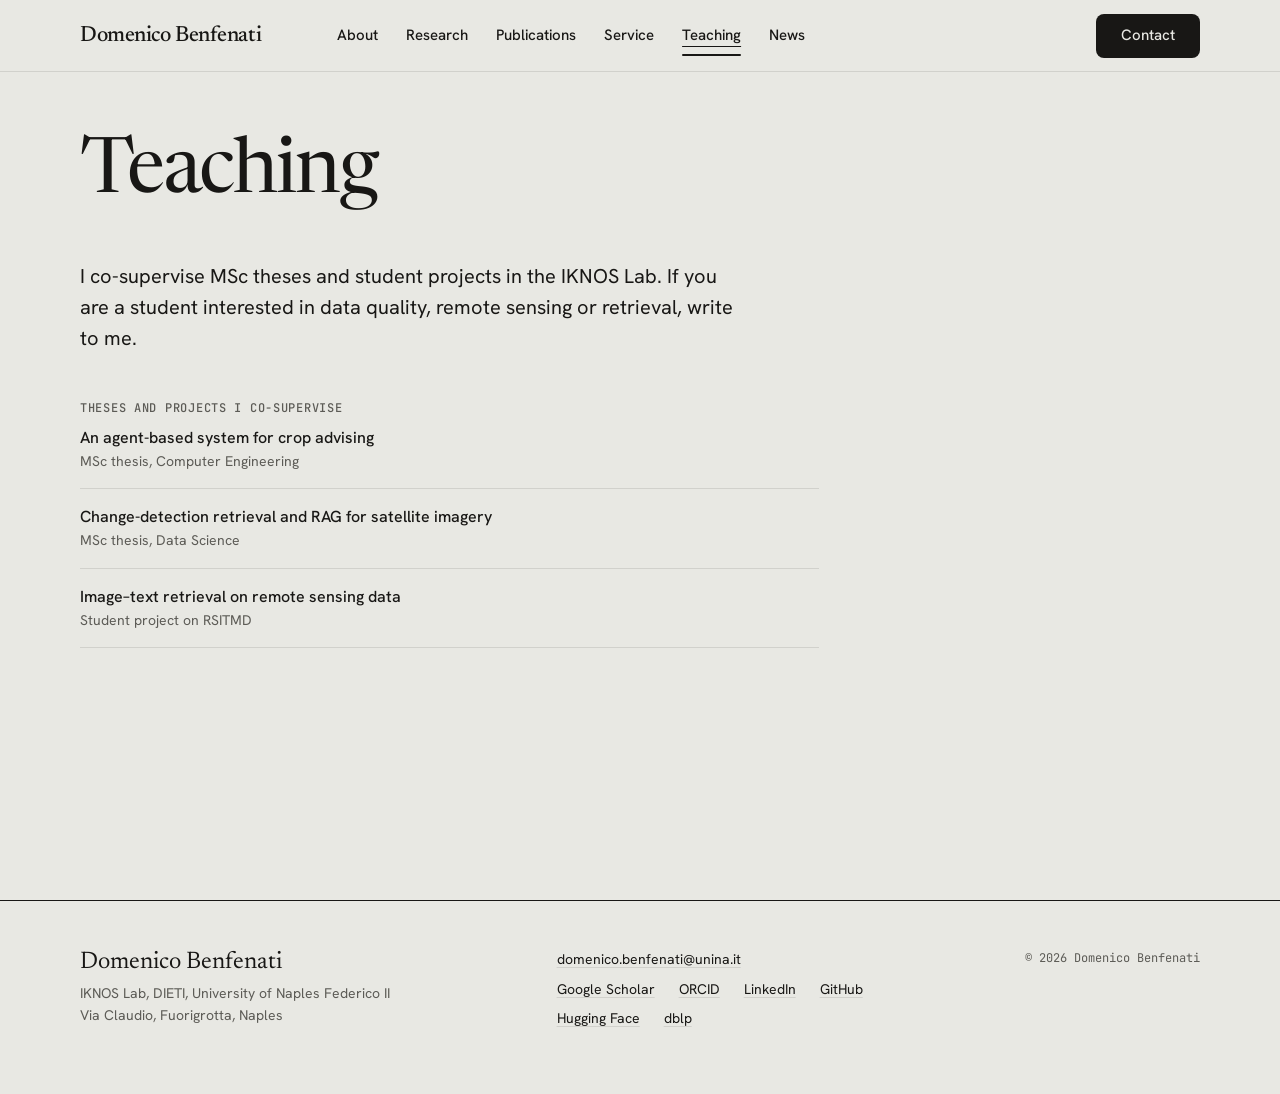
<file: teaching.html>
<!doctype html>
<html lang="en" data-type="service" data-radius="soft" data-buttons="solid" data-motion>
<head>
<meta charset="utf-8">
<meta name="viewport" content="width=device-width, initial-scale=1">
<title>Teaching: Domenico Benfenati</title>
<meta name="description" content="MSc theses and student projects co-supervised by Domenico Benfenati at the IKNOS Lab.">
<meta property="og:type" content="profile">
<meta property="og:title" content="Domenico Benfenati, IKNOS Lab, University of Naples Federico II">
<meta property="og:description" content="Data quality and data-centric AI for satellite imagery and agrifood.">
<meta property="og:image" content="https://domenicobenfenati.github.io/share.jpg">
<meta name="twitter:card" content="summary_large_image">
<link rel="icon" href="favicon.svg" type="image/svg+xml">
<meta name="theme-color" content="#e8e8e3">
<meta name="site-kind" content="other">
<meta name="page-type" content="service">
<link rel="preload" href="assets/fonts/newsreader-latin-opsz-normal.woff2" as="font" type="font/woff2" crossorigin>
<link rel="preload" href="assets/fonts/hanken-grotesk-latin-wght-normal.woff2" as="font" type="font/woff2" crossorigin>
<link rel="stylesheet" href="assets/fonts/fonts.css">
<link rel="stylesheet" href="assets/system.css">
<link rel="stylesheet" href="assets/ui/cards.css">
<link rel="stylesheet" href="assets/motion/motion.css">
<link rel="stylesheet" href="assets/layout/layout.css">

<style>
:root {
  --p-bg: #e8e8e3; --p-surface: #dcdcd6; --p-ink: #181715; --p-muted: #5c5b56;
  --p-accent: #bfb21a; --p-accent-ink: #181715; --p-action: #181715; --p-action-ink: #e8e8e3;
  --p-inv-bg: #181715; --p-inv-surface: #242321; --p-inv-ink: #e8e8e3; --p-inv-muted: #91908d;
  --p-inv-accent: #bfb21a; --p-inv-accent-ink: #181715; --p-inv-action: #bfb21a; --p-inv-action-ink: #181715;
  --font-display: "Newsreader", Georgia, serif;
  --font-text: "Hanken Grotesk", system-ui, sans-serif;
  --font-mono: "JetBrains Mono", ui-monospace, monospace;
  --display-weight: 400;
  --display-tracking: -0.018em;
  --display-tracking-xl: -0.025em;
  --ly-scale: 1.06;
}
</style>
<script>document.documentElement.classList.add('m-enter');setTimeout(()=>document.documentElement.classList.add('m-enter-done'),700)</script>

<style>
  .mono { font-family: var(--font-mono); font-size: 12px; letter-spacing: 0; font-variant-numeric: tabular-nums; }
  h2 { font-family: var(--font-display); }
  .rule-head { display: flex; align-items: baseline; justify-content: space-between; gap: var(--s-5); margin-bottom: var(--s-7); }
  .rule-head h2 { font-size: clamp(36px, 4vw, 56px); line-height: 1; }
  .rule-head .mono, .rule-head a { color: var(--muted); }
  .plain-link { color: var(--ink); text-decoration: underline; text-decoration-color: var(--line); text-underline-offset: 3px; transition: text-decoration-color var(--dur) var(--ease); }
  .plain-link:hover { text-decoration-color: currentColor; }

  /* hero: text on the left, a panel of four research lines in rotation on the right (assets/js/rot-hero.js) */
  .hero-ts .hero__grid { align-items: start; }
  .hero-ts .hero__kicker { display: block; }
  .hero-id { display: flex; align-items: center; gap: var(--s-4); margin-bottom: var(--s-6); }
  .avatar { width: 88px; height: 88px; border-radius: 999px; object-fit: cover; filter: grayscale(.15) contrast(1.02); }
  .hero-id p { font-size: var(--t-small); line-height: 1.45; color: var(--muted); }
  .hero-id b { color: var(--ink); font-weight: 500; }
  .hero-ts h1 { font-size: clamp(56px, 7vw, 104px); line-height: 0.95; letter-spacing: var(--display-tracking-xl); }
  .hero__lead { max-width: 40ch; }
  .hero-latest { margin-top: var(--s-7); padding-top: var(--s-4); border-top: 1px solid var(--line); font-size: var(--t-small); max-width: 46ch; }
  .hero-latest .mono { color: var(--muted); margin-right: var(--s-2); }
  .rot { margin: 0; display: grid; gap: var(--s-3); padding: var(--s-4); background: #f2f2ee; border: 1px solid var(--ink); }
  .rot-head { display: flex; align-items: center; justify-content: space-between; gap: var(--s-3); }
  .rot-name { font: 400 22px/1.1 var(--font-display); letter-spacing: -0.01em; }
  .rot-head .rot-ref { display: block; margin-top: 6px; }
  .rot-head .rot-count { color: var(--muted); margin-right: var(--s-2); }
  .rot-nav { display: inline-flex; border: 1px solid var(--ink); }
  .rot-nav button { height: 32px; min-width: 36px; padding: 0 10px; border: 0; background: transparent; font: 500 11px/1 var(--font-mono); color: var(--ink); cursor: pointer; transition: background var(--dur) var(--ease); }
  .rot-nav button + button { border-left: 1px solid var(--ink); }
  .rot-nav button:hover { background: var(--p-surface); }
  .rot-canvas { width: 100%; height: clamp(300px, 44vh, 400px); display: block; }
  .rot-ref { color: var(--muted); }
  .rot-dots { display: grid; grid-template-columns: repeat(4, 1fr); gap: 6px; }
  .rot-dot { height: 44px; padding: 0; border: 0; background: transparent; cursor: pointer; position: relative; }
  .rot-dot::before, .rot-dot::after { content: ""; position: absolute; left: 0; right: 0; top: 21px; height: 2px; }
  .rot-dot::before { background: rgba(24,23,21,.18); }
  .rot-dot::after { background: var(--ink); transform-origin: left; transform: scaleX(var(--fill, 0)); }
  .rot-live { position: absolute; width: 1px; height: 1px; overflow: hidden; clip: rect(0 0 0 0); }
  @media (min-width: 1024px) and (max-height: 860px) { .hero-latest { display: none; } .hero-id { margin-bottom: var(--s-4); } .rot-canvas { height: 280px; } }
  @media (max-width: 1023px) {
    main > .hero-ts { height: auto; min-height: 0; padding-bottom: var(--s-8); }
    .hero-ts .rot { margin-top: var(--s-7); }
    .rot-nav button { height: 44px; min-width: 44px; }
    .rot-canvas { height: 340px; }
  }

  /* about */
  .bio p { max-width: 62ch; }
  .bio > p + p { margin-top: var(--s-4); }
  .bio > p:first-child { font: 400 clamp(22px, 2vw, 28px)/1.35 var(--font-display); letter-spacing: -0.01em; }
  .cv { display: grid; gap: var(--s-3); }
  .cv li { display: grid; grid-template-columns: 76px 1fr; gap: var(--s-3); padding-bottom: var(--s-3); border-bottom: 1px solid var(--line); }
  .cv .mono { color: var(--muted); padding-top: 3px; }
  .cv span { display: block; color: var(--ink); font-size: var(--t-small); }
  .cv-title { font: 500 12px/1 var(--font-mono); color: var(--muted); margin: var(--s-6) 0 var(--s-3); text-transform: uppercase; letter-spacing: 0.06em; }
  .cv-title:first-child { margin-top: 0; }

  .home-split { align-items: start; }
  .home-photo { width: 100%; max-width: 340px; height: auto; aspect-ratio: 4 / 5; object-fit: cover; object-position: 50% 22%; display: block; margin-left: auto; }
  @media (max-width: 1023px) { .home-photo { max-width: 260px; margin-left: 0; margin-top: var(--s-6); } }
  .index--stack > li { display: block; }
  .index--stack .ix-text { margin-top: var(--s-2); max-width: 56ch; }
  .index--stack .refs { margin-top: 4px; }
  .home-cv { margin-top: var(--s-7); }
  .home-cv .cv-title { margin-top: 0; }
  .dg-card { padding: var(--s-4); background: #f2f2ee; border: 1px solid var(--line); }
  .news-actions { margin-top: var(--s-7); }
  .about-photo { width: 100%; height: auto; aspect-ratio: 1; object-fit: cover; margin-bottom: var(--s-6); }
  /* research index */
  .index > li { display: grid; grid-template-columns: repeat(12, minmax(0, 1fr)); column-gap: var(--gutter); row-gap: var(--s-2); padding: var(--s-5) 0; border-bottom: 1px solid var(--line); align-items: baseline; }
  .index .ix-name { grid-column: 1 / span 6; }
  .index .ix-text { grid-column: 7 / span 6; }
  .index > li:first-child { padding-top: 0; }
  .index h3 { font: 400 24px/1.15 var(--font-display); letter-spacing: -0.01em; }
  .index p { max-width: 54ch; }
  .index .refs { display: flex; flex-wrap: wrap; gap: 2px 14px; margin-top: var(--s-2); color: var(--muted); }

  /* publications */
  .filters { display: flex; flex-wrap: wrap; gap: var(--s-2); margin-bottom: var(--s-6); }
  .filter { height: 44px; padding: 0 var(--s-4); border: 1px solid var(--line); background: transparent; font: 500 var(--t-small)/1 var(--font-text); color: var(--ink); cursor: pointer; transition: background var(--dur) var(--ease); }
  .filter:hover { background: var(--p-surface); }
  .filter[aria-pressed="true"] { background: var(--ink); color: var(--p-bg); border-color: var(--ink); }
  .pubyear { display: grid; grid-template-columns: 120px minmax(0, 1fr); gap: var(--gutter); padding-top: var(--s-5); border-top: 1px solid var(--ink); }
  .pubyear + .pubyear { margin-top: var(--s-6); }
  .pubyear[hidden] { display: none; }
  .pubyear__label { font: 400 40px/1 var(--font-display); }
  .pubs { display: grid; gap: var(--s-5); }
  .pub { display: grid; grid-template-columns: 100px minmax(0, 1fr) auto; gap: var(--s-4); align-items: baseline; }
  .pub[hidden] { display: none; }
  .pub__venue { color: var(--muted); }
  .pub__title { font: 500 var(--t-body)/1.4 var(--font-text); letter-spacing: 0; }
  .pub__authors, .pub__where { font-size: var(--t-small); line-height: 1.5; }
  .pub__authors b { font-weight: 600; }
  .pub__where { color: var(--muted); font-style: italic; }
  .pub__links { display: flex; gap: var(--s-3); white-space: nowrap; }
  .pub__links a { color: var(--ink); text-decoration: underline; text-decoration-color: var(--line); text-underline-offset: 3px; }
  .pub__links a:hover { text-decoration-color: currentColor; }
  main > .section--page { height: auto; min-height: 100svh; }

  /* EarthJev */
  .bands { display: grid; grid-template-columns: repeat(12, minmax(0, 1fr)); gap: 4px; }
  .bands li { display: grid; gap: 2px; padding: 140px 0 10px; background: var(--b); color: #fff; text-align: center; font: 500 11px/1.2 var(--font-mono); position: relative; overflow: hidden; }
  .bands li span + span { opacity: .75; font-weight: 400; }
  .bands li::after { content: ""; position: absolute; inset: 0; background: linear-gradient(180deg, rgba(255,255,255,.22), transparent 55%); animation: scan 3.2s ease-in-out infinite; animation-delay: calc(var(--i) * 120ms); opacity: 0; }
  @keyframes scan { 0%, 100% { opacity: 0; } 40% { opacity: 1; } }
  @media (prefers-reduced-motion: reduce) { .bands li::after { animation: none; } }
  .bands-axis { display: flex; justify-content: space-between; margin-top: var(--s-2); color: var(--muted); }
  .ej-links { display: flex; flex-wrap: wrap; gap: var(--s-3) var(--s-5); margin-top: var(--s-5); }

  /* lists */
  .rows small { display: block; font-weight: 400; color: var(--muted); font-size: var(--t-small); }
  .rows .rows__value { font-family: var(--font-mono); font-size: 12px; color: var(--muted); }

  /* footer and inner pages */
  .site-foot { padding: var(--s-7) 0 var(--s-8); border-top: 1px solid var(--ink); font-size: var(--t-small); }
  .site-foot__name { font: 400 24px/1.1 var(--font-display); }
  .site-foot__legal { text-align: right; }
  .page-head { padding-top: calc(var(--nav, 72px) + var(--s-8)); }
  .page-head h1 { font: 400 clamp(48px, 6vw, 88px)/1 var(--font-display); letter-spacing: var(--display-tracking-xl); }
  .page-head .rule-head + p { margin-top: var(--s-4); max-width: 60ch; font-size: var(--t-lead); }
  main > .section--page { height: auto; min-height: 0; }
  main > .section--page { padding-block: var(--s-8, 96px); }
  main > .section--page.page-head { padding-top: calc(var(--nav, 72px) + var(--s-8, 96px)); }
  main > .section--page:last-child { padding-bottom: var(--s-9, 120px); }
  .nav__link[aria-current="page"] { text-decoration: underline; text-underline-offset: 6px; text-decoration-thickness: 1px; }
  .ej { margin-top: var(--s-6); padding-top: var(--s-6); border-top: 1px solid var(--line); }
  @media (max-width: 1023px) { .site-foot__legal { text-align: left; } }
  .contact-line { font: 400 clamp(28px, 3.4vw, 48px)/1.1 var(--font-display); letter-spacing: -0.015em; }
  #contact .footer__address { font: 400 var(--t-body)/1.5 var(--font-text); font-style: normal; letter-spacing: 0; }
  .contact-line a { color: var(--ink); text-decoration: underline; text-decoration-thickness: 1px; text-underline-offset: 6px; }
  .elsewhere { display: flex; flex-wrap: wrap; gap: var(--s-2) var(--s-5); }

  @media (max-width: 1023px) {
    .index > li { grid-template-columns: 1fr; gap: var(--s-2); }
    .index .ix-name, .index .ix-text { grid-column: 1; }
    .pubyear { grid-template-columns: 1fr; gap: var(--s-3); }
    .pub { grid-template-columns: 1fr; gap: var(--s-1); }
    .pub__links { gap: var(--s-4); }
    .pub__links a { display: inline-block; padding: 12px 0; }
  }
  /* short laptop screens and browser zoom: a section grows with its content instead of running into the next one */
  @media (min-width: 1280px) {
    main > :is(section, .section):not(.hero, .section--hero), footer.closing { height: auto; min-height: 100vh; min-height: 100svh; }
    :where(main > :is(section, .section):not(.hero, .section--hero), footer.closing) { display: flex; flex-direction: column; }
    main > :is(section, .section):not(.hero, .section--hero) > :is(.wrap, .container), footer.closing > .wrap { flex: 1 0 auto; height: auto; min-height: 0; }
  }
  .site-name { font-family: var(--font-display); font-size: 22px; white-space: nowrap; }
  .nav .nav__item--menu-only { display: none; }
  @media (max-width: 1023px) { .nav .nav__item--menu-only { display: block; } }
  @media (max-width: 420px) { .nav .nav__bar .nav__actions { display: none; } .nav:not(.is-open) .nav__actions + .nav__toggle { margin-left: auto; } .site-name { font-size: 19px; } }
  @media (max-width: 1023px) { .nav__bar { gap: var(--s-3); } .nav__toggle { margin-left: auto; margin-right: 0; flex: none; } }
  @media (max-width: 639px) {
    main > .hero-ts { height: auto; min-height: 100svh; padding-bottom: var(--s-5); display: flex; flex-direction: column; }
    .hero-ts > .wrap { flex: 1; min-height: 0; display: flex; }
    .hero-ts .hero__grid { flex: 1; min-height: 0; display: flex; flex-direction: column; }
    .hero-ts h1 { font-size: 52px; }
    .hero-ts .hero__kicker { font-size: 13px; }
    .hero-ts .hero__lead { font-size: 17px; line-height: 1.45; margin-top: var(--s-3); }
    .hero-ts .btn-row { margin-top: var(--s-4); }
    .hero-latest, .hero-ts .wide-only, .hero-ts .rot-ref { display: none; }
    .hero-ts .btn-row { flex-direction: row; flex-wrap: wrap; align-items: center; gap: var(--s-2) var(--s-5); }
    .hero-ts .hero__text { min-width: 0; }
    .hero-ts .btn-row .btn { width: auto; flex: none; }
    .hero-ts .rot { flex: 1; min-height: 0; margin-top: var(--s-5); grid-template-rows: auto minmax(0, 1fr) auto; padding: var(--s-3); gap: var(--s-2); }
    .hero-ts .rot-canvas { height: 100%; min-height: 240px; }
    .rot-name { font-size: 19px; }
    .rot-dot { height: 32px; } .rot-dot::before, .rot-dot::after { top: 15px; }
  }
  @media (max-width: 639px) {
    .elsewhere a, .rule-head a { display: inline-block; padding-block: 12px; }
    .bands { grid-template-columns: repeat(6, minmax(0, 1fr)); }
    .bands li { padding-top: 32px; }
    .bands-axis { display: none; }
    .rule-head { flex-wrap: wrap; }
  }
</style>
</head>
<body>
<!-- type: service (a researcher's personal page)
     deal: palette paper-grey-brass (newsprint ground and a brass accent: a researcher's printed page; the brass picks up
     the cropland in the hero scene), type newsreader (Newsreader over Hanken Grotesk; the first pairing, schibsted, was
     passed over for a serif that reads as academic), nav nav-mega, footer footer-visit, rhythm surface-pairs, buttons solid
     voice: facts only (copy-registers 1), first person, the research nouns every time; no eyebrows, no figure strips -->
<header class="nav">
  <div class="wrap nav__bar">
    <a class="skip-link" href="#top">Skip to content</a>
    <a class="nav__logo site-name" href="index.html">Domenico Benfenati</a>
    <nav class="nav__links" aria-label="Main">
      <div class="nav__item"><a class="nav__link" href="index.html">About</a></div>
      <div class="nav__item"><a class="nav__link" href="research.html">Research</a></div>
      <div class="nav__item"><a class="nav__link" href="publications.html">Publications</a></div>
      <div class="nav__item"><a class="nav__link" href="service.html">Service</a></div>
      <div class="nav__item"><a class="nav__link" href="teaching.html" aria-current="page">Teaching</a></div>
      <div class="nav__item"><a class="nav__link" href="news.html">News</a></div>
      <div class="nav__item nav__item--menu-only"><a class="nav__link" href="contact.html">Contact</a></div>
    </nav>
    <div class="nav__actions">
      <a class="btn btn--primary" href="contact.html">Contact</a>
    </div>
    <button class="nav__toggle" type="button" aria-expanded="false" aria-label="Menu"><svg width="18" height="18" viewBox="0 0 18 18" aria-hidden="true"><path d="M2 5h14M2 13h14" stroke="currentColor" stroke-width="1.6" stroke-linecap="round"/></svg></button>
  </div>
</header>

<main id="top">
  <section class="section section--page page-head" id="teaching" aria-labelledby="teaching-h">
    <div class="wrap">
      <div class="rule-head"><h1 id="teaching-h">Teaching</h1></div>
      <p style="margin:0 0 var(--s-7)">I co-supervise MSc theses and student projects in the IKNOS Lab. If you are a student interested in data quality, remote sensing or retrieval, write to me.</p>
      <div class="grid grid--top">
        <div class="span-8">
          <p class="cv-title">Theses and projects I co-supervise</p>
          <ul class="rows">
            <li><span class="rows__name">An agent-based system for crop advising<small>MSc thesis, Computer Engineering</small></span></li>
            <li><span class="rows__name">Change-detection retrieval and RAG for satellite imagery<small>MSc thesis, Data Science</small></span></li>
            <li><span class="rows__name">Image–text retrieval on remote sensing data<small>Student project on RSITMD</small></span></li>
          </ul>
        </div>
      </div>
    </div>
  </section>
</main>

<footer class="site-foot">
  <div class="wrap">
    <div class="grid">
      <div class="span-5 stack-2">
        <p class="site-foot__name">Domenico Benfenati</p>
        <p class="muted">IKNOS Lab, DIETI, University of Naples Federico II<br>Via Claudio, Fuorigrotta, Naples</p>
      </div>
      <div class="span-4 start-6 stack-2">
        <p><a class="plain-link" href="mailto:domenico.benfenati@unina.it">domenico.benfenati@unina.it</a></p>
        <p class="elsewhere">
          <a class="plain-link" href="https://scholar.google.com/citations?user=tjH_pzcAAAAJ" rel="noopener">Google Scholar</a>
          <a class="plain-link" href="https://orcid.org/0009-0008-5825-8043" rel="noopener">ORCID</a>
          <a class="plain-link" href="https://www.linkedin.com/in/domenico-benfenati/" rel="noopener">LinkedIn</a>
          <a class="plain-link" href="https://github.com/dBenf" rel="noopener">GitHub</a>
          <a class="plain-link" href="https://huggingface.co/dBenf" rel="noopener">Hugging Face</a>
          <a class="plain-link" href="https://dblp.org/pid/367/6149.html" rel="noopener">dblp</a>
        </p>
      </div>
      <p class="span-3 start-10 mono muted site-foot__legal">&copy; 2026 Domenico Benfenati</p>
    </div>
  </div>
</footer>
<script>
  document.querySelectorAll('.filter').forEach((b) => b.addEventListener('click', () => {
    const t = b.dataset.filter;
    document.querySelectorAll('.filter').forEach((x) => x.setAttribute('aria-pressed', String(x === b)));
    document.querySelectorAll('.pub').forEach((p) => { p.hidden = t !== 'all' && p.dataset.type !== t; });
    document.querySelectorAll('.pubyear').forEach((y) => { y.hidden = !y.querySelector('.pub:not([hidden])'); });
  }));
</script>
<script type="module" src="assets/system.js"></script>
<script type="module" src="assets/motion/motion.js"></script>
<script type="module" src="assets/layout/layout.js"></script>

</body>
</html>
</file>
<file: assets/fonts/fonts.css>
/* Self-hosted fonts (SIL Open Font License 1.1), from the Fontsource packages:
   Newsreader (Production Type), Hanken Grotesk (Alfredo Marco Pradil), JetBrains Mono (JetBrains).
   Served from this site, so no visitor data goes to a font CDN. */
@font-face {
  font-family: "Newsreader";
  font-style: normal;
  font-display: swap;
  font-weight: 200 800;
  src: url(./newsreader-latin-opsz-normal.woff2) format("woff2-variations");
}
@font-face {
  font-family: "Hanken Grotesk";
  font-style: normal;
  font-display: swap;
  font-weight: 100 900;
  src: url(./hanken-grotesk-latin-wght-normal.woff2) format("woff2-variations");
}
@font-face {
  font-family: "Hanken Grotesk";
  font-style: italic;
  font-display: swap;
  font-weight: 100 900;
  src: url(./hanken-grotesk-latin-wght-italic.woff2) format("woff2-variations");
}
@font-face {
  font-family: "JetBrains Mono";
  font-style: normal;
  font-display: swap;
  font-weight: 400;
  src: url(./jetbrains-mono-latin-400-normal.woff2) format("woff2");
}
@font-face {
  font-family: "JetBrains Mono";
  font-style: normal;
  font-display: swap;
  font-weight: 500;
  src: url(./jetbrains-mono-latin-500-normal.woff2) format("woff2");
}
</file>
<file: assets/system.css>
/*
  taste-skill system.css - the one system for the page. Link it first, then assets/ui/cards.css (the
  feature card, its panel and the fragment placements), then set the palette (--p-*), the fonts and
  the radius set on :root in the page (node scripts/start.mjs prints that block).
  Do not add a second grid, spacing scale, type scale, radius scale, button or card style.
*/

/* ---------------------------------------------------------------- tokens */
:root {
  /* palette (hex only; fx.js reads --bg --surface --ink --muted --accent --accent-ink) */
  --p-bg: #ffffff;
  --p-surface: #f4f4f4;
  --p-ink: #111111;
  --p-muted: #6b6b6b;
  --p-accent: #1a4be0;
  --p-accent-ink: #ffffff;
  --p-action: #1a4be0;      /* buttons, links, focus: the accent, or the ink when the accent is too pale */
  --p-action-ink: #ffffff;
  --p-inv-bg: #111111;
  --p-inv-surface: #1c1c1c;
  --p-inv-ink: #f4f4f4;
  --p-inv-muted: #a3a3a3;
  --p-inv-accent: #ffffff;
  --p-inv-accent-ink: #111111;
  --p-inv-action: #ffffff;
  --p-inv-action-ink: #111111;
  /* the lit ground behind UI and in the closing band (references/cards.md), one per page, tech pages only
     (none on kind other, which is flat): <html data-ground="sand|sky|sage|painting">. system.js gives it to every ground
     that holds UI, on light and dark pages alike; --hue on one panel changes only its accent */
  --ground-bg: #d9ccb7; --ground-surface: #e9e0d2; --ground-ink: #2a2622; --ground-muted: #5a534a; --ground-accent: #a8794a;

  /* fonts */
  --font-display: system-ui, -apple-system, "Segoe UI", sans-serif;
  --font-text: system-ui, -apple-system, "Segoe UI", sans-serif;
  --font-mono: ui-monospace, "SFMono-Regular", Menlo, Consolas, monospace;
  --display-weight: 400;    /* headlines 400; 500 on a tech page (software, gaming, hardware) */
  --display-tracking: -0.025em;

  /* the page rhythm (references/layout-v4.md): one section per screen. The header is fixed and
     --nav tall; every section is padded --padt above and --padb (plus the phone action bar, --bar)
     below, and is exactly one or two screens tall (--h: 1 or 2; --hm on a phone). The hero's words
     start --hgap under the header and its content ends --hpadb above the fold. */
  --nav: 72px;
  --padt: 120px;
  --padb: 72px;
  --hgap: 48px;
  --hpadb: 64px;
  --bar: 0px;
  /* grid: one .wrap (alias .container) for the header, every section and the footer, the same
     --gut on both sides: 1280 wide at x 80-1360 at 1440, 342 at x 24-366 at 390 */
  --container: 1280px;
  --gut: 80px;
  --pad: var(--gut);
  --gutter: 24px;

  /* spacing: 4/8 scale */
  --s-1: 4px;  --s-2: 8px;  --s-3: 12px; --s-4: 16px; --s-5: 24px;
  --s-6: 32px; --s-7: 48px; --s-8: 64px; --s-9: 96px; --s-10: 128px;
  --section: 40px;      /* only a .section outside main (the kit's demo pages); every main > section and
                           footer.closing take --padt and --padb */
  --section-band: 56px; /* the same for an older footer outside footer.closing */
  --head-gap: 48px;     /* the one heading-to-content gap, 32 on a phone (layout.css reads it as --ly-head-gap) */
  --card-pad: 16px;     /* card padding (cards.css sets its own for cards with a panel) */
  --card-gap: 16px;     /* gap between cards */

  /* type scale (the only sizes on the page) */
  --t-label: 13px;
  --t-small: 14px;
  --t-body: 16px;
  --t-lead: 18px;
  --t-card: 18px;
  --t-h3: 24px;
  /* straight lines from the phone size at 390 to the desktop size at 1440 (system.md's table) */
  --t-h2: clamp(30px, 1.72vw + 23.3px, 48px);
  --t-h1: clamp(38px, 3.24vw + 25.4px, 72px);
  /* a big number stays a step under the h2 (VI-11): 38 at 1440, 28 at 390, so it never reads as a
     section heading; a stats row and a price set their own, smaller still */
  --t-stat: clamp(28px, .952vw + 24.29px, 38px);

  /* radius: one scale (soft by default; data-radius on <html> switches it) */
  --r-sm: 8px;  --r-md: 12px; --r-lg: 20px; --r-btn: 8px;

  /* controls (fixed here; a page never adds its own) */
  --btn-h: 44px;
  --btn-h-sm: 36px;
  --nav-h: var(--nav);  /* the older name, kept for the kit's files */
  --icon: 16px;         /* small icons: socials, menu chevrons, mono brand marks */

  /* motion: the one UI ease-out (motion.css --m-ease and ui/base.css --u-ease read it; references/motion.md) */
  --ease: cubic-bezier(.2, .8, .2, 1);
  --dur: 180ms;
}
html[data-radius="sharp"] { --r-sm: 4px; --r-md: 6px;  --r-lg: 8px;  --r-btn: 4px; }
html[data-radius="soft"]  { --r-sm: 8px; --r-md: 12px; --r-lg: 20px; --r-btn: 8px; }
html[data-radius="round"] { --r-sm: 10px; --r-md: 16px; --r-lg: 24px; --r-btn: 999px; }
/* the four lit grounds (references/cards.md); sand is the default above. painting goes with
   painterly-landscape (x.ai's daylight sky over olive hills) */
html[data-ground="sky"]      { --ground-bg: #c6d3df; --ground-surface: #d6e0e9; --ground-ink: #25303a; --ground-muted: #4d5964; --ground-accent: #3f6a92; }
html[data-ground="sage"]     { --ground-bg: #cdd6c6; --ground-surface: #dce3d6; --ground-ink: #262d24; --ground-muted: #535b51; --ground-accent: #6c8e63; }
html[data-ground="painting"] { --ground-bg: #79a8d6; --ground-surface: #a6c4e2; --ground-ink: #16212c; --ground-muted: #273949; --ground-accent: #9c9b3c; }
/* cards.css takes its card and panel radii from this scale */
html[data-radius] .card { --c-r: var(--r-lg); }
html[data-radius] .panel { --p-r: var(--r-md); }

/* a phone: the header 56, the sections padded 96 / 48, the hero's words 40 under the header and its
   content ending 24 above the fold, 24 at both sides, 12 between columns */
@media (max-width: 639px) {
  :root { --nav: 56px; --padt: 96px; --padb: 48px; --hgap: 40px; --hpadb: 24px; --gut: 24px; --gutter: 12px; --card-gap: 12px; --head-gap: 32px; }
}
@media (min-width: 640px) {
  :root { --gut: 48px; --section: 48px; --section-band: 72px; --card-pad: 24px; }
}
@media (min-width: 1024px) {
  :root { --gut: 80px; --section: 56px; --section-band: 96px; --card-gap: 24px;
          --t-lead: 20px; --t-card: 20px; --t-h3: 28px; }
  /* a place (and a local service): the 1200 column at x 120-1320 */
  html[data-type="place"] { --gut: 120px; --container: 1200px; }
}
/* a place (VI-06, ST-96, PH-23): its own smaller type (h1 48/53 and 32/37, h2 32/40 and 24/30, titles
   and the sub-line 20 and 18), the Recipe 3 hero's gap under its photograph (40, 24 on a phone),
   square photographs and cards and 2px buttons, whatever data-radius and data-buttons say */
:root[data-type="place"] {
  --hgap: 40px;
  --t-h1: clamp(32px, 1.524vw + 26.06px, 48px);
  --t-h2: clamp(24px, .762vw + 21px, 32px);
  --t-h3: clamp(20px, .381vw + 18.51px, 24px);
  --r-sm: 2px; --r-md: 0px; --r-lg: 0px; --r-btn: 2px;
}
:root[data-type="place"] :is(h1, .t-h1) { line-height: 1.104; }
:root[data-type="place"] :is(h2, .t-h2) { line-height: 1.25; }
@media (max-width: 639px) {
  :root[data-type="place"] { --hgap: 24px; }
  :root[data-type="place"] :is(h1, .t-h1) { line-height: 1.156; }
}

/* ---------------------------------------------------------------- grounds (at most three) */
:root, .ground-base {
  --bg: var(--p-bg); --surface: var(--p-surface); --ink: var(--p-ink); --muted: var(--p-muted);
  --accent: var(--p-accent); --accent-ink: var(--p-accent-ink); --card: var(--p-surface);
  --action: var(--p-action); --action-ink: var(--p-action-ink);
}
.ground-surface {
  --bg: var(--p-surface); --surface: var(--p-bg); --ink: var(--p-ink); --muted: var(--p-muted);
  --accent: var(--p-accent); --accent-ink: var(--p-accent-ink); --card: var(--p-bg);
  --action: var(--p-action); --action-ink: var(--p-action-ink);
}
.ground-inverse {
  --bg: var(--p-inv-bg); --surface: var(--p-inv-surface); --ink: var(--p-inv-ink); --muted: var(--p-inv-muted);
  --accent: var(--p-inv-accent); --accent-ink: var(--p-inv-accent-ink); --card: var(--p-inv-surface);
  --action: var(--p-inv-action); --action-ink: var(--p-inv-action-ink);
}
:root, .ground-base, .ground-surface, .ground-inverse {
  --line: color-mix(in oklab, var(--ink) 11%, transparent);
  --line-strong: color-mix(in oklab, var(--ink) 20%, transparent);
  /* effects (fx.js) and UI fragments (assets/ui) take the colours of the ground they sit on */
  --fx-bg: var(--bg); --fx-surface: var(--surface); --fx-ink: var(--ink); --fx-muted: var(--muted);
  --fx-accent: var(--accent); --fx-accent-ink: var(--accent-ink);
  --ui-font: var(--font-text); --ui-mono: var(--font-mono); --ui-radius: var(--r-md);
}
.ground-base, .ground-surface, .ground-inverse { background: var(--bg); color: var(--ink); }

/* ---------------------------------------------------------------- base */
*, *::before, *::after { box-sizing: border-box; }
/* an anchor lands on the section's top (the judge's frame): the fixed header covers --nav of its --padt */
html { -webkit-text-size-adjust: 100%; scroll-padding-top: 0; scroll-behavior: auto; margin: 0; }
body {
  margin: 0; background: var(--bg); color: var(--ink);
  font: 400 var(--t-body)/1.55 var(--font-text);
  -webkit-font-smoothing: antialiased; text-rendering: optimizeLegibility; overflow-x: clip;
}
img, svg, video, canvas { display: block; max-width: 100%; }
/* hidden means hidden, also on an img the line above makes a block (a menu tab's photograph, a peek photograph) */
[hidden] { display: none !important; }
img, video { height: auto; }
a { color: inherit; text-decoration: none; }
button { font: inherit; color: inherit; }
h1, h2, h3, h4, p, ul, ol, figure, blockquote { margin: 0; }
ul, ol { padding: 0; list-style: none; }
h1, h2, h3, h4 {
  font-family: var(--font-display); font-weight: var(--display-weight);
  letter-spacing: var(--display-tracking); text-wrap: balance; overflow-wrap: break-word;
  /* a long word (a German compound at 390) breaks at a syllable with a hyphen, in the language of <html lang>;
     only words of 10 letters or more, 4 at least on each side, so a short English heading never breaks */
  hyphens: auto; -webkit-hyphens: auto; hyphenate-limit-chars: 10 4 4;
}
h1, .t-h1 { font-size: var(--t-h1); line-height: 1.04; }
h2, .t-h2 { font-size: var(--t-h2); line-height: 1.1; }
h3, .t-h3 { font-size: var(--t-h3); line-height: 1.2; }
h4, .t-card { font-family: var(--font-text); font-weight: 500; font-size: var(--t-card); line-height: 1.3; letter-spacing: -0.01em; }
p { text-wrap: pretty; }
.t-lead  { font-size: var(--t-lead); line-height: 1.5; }
.t-body  { font-size: var(--t-body); line-height: 1.55; }
.t-small { font-size: var(--t-small); line-height: 1.5; }
.t-label { font-size: var(--t-label); font-weight: 500; line-height: 1.4; letter-spacing: 0.01em; }
.t-stat  { font-family: var(--font-display); font-weight: var(--display-weight); font-size: var(--t-stat);
           line-height: 1; letter-spacing: var(--display-tracking); font-variant-numeric: tabular-nums; }
.muted { color: var(--muted); }
.mono  { font-family: var(--font-mono); }
.measure { max-width: 62ch; }
:focus-visible { outline: 2px solid var(--action); outline-offset: 2px; border-radius: 2px; }
::selection { background: color-mix(in oklab, var(--accent) 30%, transparent); }

/* ---------------------------------------------------------------- grid */
.wrap, .container { width: min(100% - 2 * var(--gut), var(--container)); margin-inline: auto; padding-inline: 0; }
.grid { display: grid; grid-template-columns: repeat(12, minmax(0, 1fr)); column-gap: var(--gutter); row-gap: var(--card-gap); }
.grid > * { min-width: 0; grid-column: 1 / -1; }
.section { padding-block: var(--section); }

/* ---------------------------------------------------------------- one section per screen
   The page is a stack of screens. Framed at scrollY = k x the screen height, a shot shows exactly one
   section: the hero alone on the first screen, every other section (and footer.closing, the close and
   the footer in one) exactly one or two screens tall, its h2 first, --padt under its top. Heights
   and padding do it: no pinning, snapping or script.
     <section class="section" id=".." style="--h: 2">     (2 screens; --hm sets a phone's count alone)
       <div class="wrap"> the h2 first, then the content </div>     (the one in-flow child)
     </section>
   A layer (a full-bleed photograph or ground behind the words) is an <img class="layer" aria-hidden="true">
   beside the .wrap. Content must fit: one screen holds 708px of content at 1440x900 (900 - 120 - 72),
   two hold 1,608 (the second screen's part starts --padt under its top with .g2). From 640 to 1279 a
   section keeps at least its screens and grows past them rather than overlap the next. */
main > :is(section, .section), footer.closing {
  position: relative; box-sizing: border-box;
  height: calc(var(--h, 1) * 100vh); height: calc(var(--h, 1) * 100svh);
  padding: var(--padt) 0 calc(var(--padb) + var(--bar));
}
main > :is(section, .section) > :is(.wrap, .container), footer.closing > .wrap { position: relative; z-index: 1; height: 100%; }
main > :is(section, .section) > :is(.wrap, .container):not(.grid) { display: flex; flex-direction: column; }
/* a .wrap that is the section's grid too (class="wrap grid"): its rows start at the top */
main > :is(section, .section) > :is(.wrap, .container).grid { align-content: start; }
/* .fill: the block that takes what the screen leaves under the heading (a photograph, a frame) */
main > :is(section, .section) > .wrap > .fill { flex: 1 1 0; min-height: 0; }
/* two screens as two groups: row 1 the h2 and the first group, row 2 the rest (no second h2), starting
   --padt under the second screen's top, so the second shot looks like any other section */
main > :is(section, .section).g2, footer.closing.g2 { --h: 2; }
main > :is(section, .section).g2 > :is(.wrap, .container), footer.closing.g2 > .wrap { display: grid; grid-template-rows: minmax(0, 1fr) minmax(0, 1fr); row-gap: calc(var(--padt) + var(--padb) + var(--bar)); }
main > :is(section, .section).g2 > :is(.wrap, .container) > *, footer.closing.g2 > .wrap > * { min-height: 0; align-self: start; }
main > :is(section, .section).g2 > :is(.wrap, .container) > :is(.group, .fill) { align-self: stretch; }
/* a group: one screen's part of a .g2 section (its h2 and first rows, or the rest) */
.group { display: flex; flex-direction: column; min-height: 0; }
/* each screen's card row runs down to that screen's foot (the cards stretch, their panels grow), so
   the second screen of a .g2 is never a short row over an empty ground; both rows end on the same line */
@media (min-width: 1024px) {
  main > :is(section, .section).g2 > .wrap > .grid:last-child,
  main > :is(section, .section).g2 > .wrap > .group > .grid:last-child { align-self: stretch; flex: 1 1 auto; min-height: 0; }
}
.group > .fill { flex: 1 1 0; min-height: 0; }
@media (min-width: 640px) and (max-width: 1279px) {
  main > :is(section, .section):not(.hero, .section--hero), footer.closing {
    height: auto; min-height: calc(var(--h, 1) * 100vh); min-height: calc(var(--h, 1) * 100svh);
  }
  /* the section is a column and its .wrap takes all of it, so a .fill (a photograph, a frame) still
     grows to the section's foot (a min-height percentage would not resolve, leaving it at its least) */
  /* :where() keeps it at no weight, so a page's own phone- or tablet-only hiding (section.desk-only { display: none }) wins */
  :where(main > :is(section, .section):not(.hero, .section--hero), footer.closing) { display: flex; flex-direction: column; }
  main > :is(section, .section):not(.hero, .section--hero) > :is(.wrap, .container), footer.closing > .wrap { flex: 1 0 auto; height: auto; min-height: 0; }
}
/* a phone: lvh (the screen with its bars hidden) for every section but the hero; --hm when stacking
   makes the content taller than the desktop count */
@media (max-width: 639px) {
  /* at least its screens, never less: content a screen cannot hold makes the section taller (the rhythm
     check then asks for --hm: 2 or less content); a fixed height would lay its last rows over the next
     section, the fault the phone shots showed most (a list under the closing heading and its button) */
  main > :is(section, .section):not(.hero, .section--hero), footer.closing {
    height: auto; min-height: calc(var(--hm, var(--h, 1)) * 100vh); min-height: calc(var(--hm, var(--h, 1)) * 100lvh);
  }
  /* one grid row at least the screens tall that grows with the .wrap's content: the .wrap is stretched to
     it, so its .fill and its two groups still share a definite height */
  /* (at no weight, as on the tablet: a page's own section.desk-only { display: none } still hides it) */
  :where(main > :is(section, .section):not(.hero, .section--hero):has(> :is(.wrap, .container)), footer.closing) {
    display: grid; grid-template-columns: minmax(0, 1fr); grid-template-rows: 1fr; grid-auto-rows: auto;
  }
  main > :is(section, .section):not(.hero, .section--hero) > :is(.wrap, .container), footer.closing > .wrap { height: auto; }
  main > :is(section, .section).g2m, footer.closing.g2m { --hm: 2; }
  main > :is(section, .section).g2m > :is(.wrap, .container), footer.closing.g2m > .wrap { display: grid; grid-template-rows: minmax(0, 1fr) minmax(0, 1fr); row-gap: calc(var(--padt) + var(--padb) + var(--bar)); }
  /* stacked in one, the two groups keep the open cards' 32px, so the first group's last panel never meets
     the next card's title */
  main > :is(section, .section).g2:not(.g2m) > :is(.wrap, .container) { display: flex; row-gap: var(--s-6); }
  /* what the two screens leave goes around the second group, so it opens below the header, not on the fold */
  main > :is(section, .section).g2:not(.g2m) > :is(.wrap, .container) > :last-child { margin-block: auto; }
  main > :is(section, .section).g2:not(.g2m) > :is(.wrap, .container) > * { align-self: stretch; }
}
/* a layer: the photograph or ground of a whole section, under its words, edge to edge */
main > :is(section, .section) > :is(img, video, canvas, picture).layer,
footer.closing > :is(img, video, canvas, picture).layer {
  position: absolute; inset: 0; z-index: 0; width: 100%; height: 100%; max-width: none; object-fit: cover; object-position: var(--pos, 50% 50%);
}
main > :is(section, .section) > picture.layer > img { width: 100%; height: 100%; object-fit: cover; }

/* the hero: exactly the first screen, the fixed header over its top. Its words start --hgap under the
   header (--photo adds a full-bleed photograph's height above them on a place); its content ends
   --hpadb above the fold, and nothing of the next section shows, at 1440, 1024, 820 and 390.
     <section class="hero hero--<type>"><div class="wrap"><div class="hero-text"> .. </div>[one strip]</div></section>
   .hero-text holds the whole composition (the words, and the picture or window beside or under them);
   one docked strip (logos, three facts) may follow it, at most 96px, desktop only. */
main > :is(.hero, .section--hero) {
  height: 100vh; height: 100svh; min-height: 0;
  padding: calc(var(--nav) + var(--photo, 0px) + var(--hgap)) 0 calc(var(--hpadb) + var(--bar));
}
:is(.hero, .section--hero) > .wrap { height: 100%; display: grid; grid-template-rows: minmax(0, 1fr) auto; row-gap: var(--s-7); }
:is(.hero, .section--hero) > .wrap > .hero-text { min-height: 0; }
/* a phone: the hero is at least the first screen and grows when a short phone (320x640) cannot hold its
   words, buttons and picture, so nothing of it lies over the next section or under the header */
@media (max-width: 639px) {
  main > :is(.hero, .section--hero) { height: auto; min-height: 100vh; min-height: 100svh; }
  main > :is(.hero, .section--hero):has(> :is(.wrap, .container)) { display: grid; grid-template-columns: minmax(0, 1fr); grid-template-rows: 1fr; grid-auto-rows: auto; }
  main > :is(.hero, .section--hero) > :is(.wrap, .container) { height: auto; }
}
:is(.hero, .section--hero) > .wrap > .hero-strip { grid-row: 2; max-height: 96px; }
@media (max-width: 639px) { :is(.hero, .section--hero) > .wrap > .hero-strip { display: none; } }
.section--hero .section-head { max-width: 860px; }
/* the starter's own hero (hero-split): the words on span-5 top-aligned, the picture on span-6 start-7
   as tall as the hero's content box (at most 716 at 1440x900); a phone stacks words, then the picture
   in what is left */
.hero-text.hero-split { height: 100%; align-items: stretch; }
.hero-split > .hero-copy { align-self: start; }
.hero-split > .hero-visual { position: relative; min-height: 0; height: 100%; }
@media (max-width: 1023px) {
  .hero-text.hero-split { display: flex; flex-direction: column; gap: var(--s-6); }
  .hero-split > .hero-visual { flex: 1 1 0; min-height: 200px; height: auto; }
}
.hero-copy > * + * { margin-top: var(--s-5); }
/* the h1 first in the words' column: its capitals start on the picture's top line, not the line box's
   (the leading above the capitals would put the words about 12px under the photograph's top) */
.hero-copy > h1:first-child { text-box: trim-start cap alphabetic; }
.hero-copy > .btn-row { margin-top: var(--s-6); }
/* three short facts at the foot of the words' column, on the picture's bottom line (no dead space
   under the buttons): <dl class="hero-facts"><div><dt>..</dt><dd>..</dd></div> x3</dl> */
@media (min-width: 1024px) {
  .hero-split > .hero-copy { height: 100%; display: flex; flex-direction: column; }
  .hero-split > .hero-copy > .hero-facts { margin-top: auto; }
}
.hero-facts { display: grid; grid-template-columns: repeat(3, minmax(0, 1fr)); gap: var(--s-5) var(--gutter); margin: 0; }
.hero-facts > div { display: grid; gap: var(--s-1); align-content: start; }
.hero-facts dt { font-size: var(--t-small); color: var(--muted); }
.hero-facts dd { margin: 0; font-weight: 500; }
@media (max-width: 1023px) { .hero-facts { display: none; } }
/* a notice line above the h1 (changed hours, a delivery cut-off): one line with a number, static,
   starting on the left line like the h1 under it */
.hero-notice { font-size: var(--t-small); font-weight: 500; color: var(--ink); }
.hero-notice b, .hero-notice strong { font-weight: 500; color: var(--accent); }
.hero-copy > .hero-notice + h1 { margin-top: var(--s-5); }

/* a phone: open tiles from a row of three or four (rooms, goods, beans) go two-up, an odd last one
   across the row, so a row of three fits one 844px screen (stacked one under another they need two) */
@media (max-width: 639px) {
  .grid > .tile:is(.span-3, .span-4) { grid-column: auto / span 6; }
  .grid > .tile:is(.span-3, .span-4):nth-child(odd of .tile):nth-last-child(1 of .tile) { grid-column: 1 / -1; }
  .grid > .tile:is(.span-3, .span-4) .tile__head { flex-wrap: wrap; gap: 0 var(--s-2); }
}
/* a phone: open cards (words on the ground, the panel under them) stacked one under another keep 32px
   between a panel's foot and the next card's title, so a title never reads as the panel's caption */
@media (max-width: 639px) { .grid:has(> .card--open) { row-gap: var(--s-6); } }
/* a phone stacks a two-screen section's four open tiles into its two screens: their panels take 180px (a wide
   crop), so the h2 and the first two tiles of two lines each end on the first screen and the four inside both,
   not a third of a screen past. A page that sets its group's own --p-h (#features .panel) sets its phone value
   too, as the starter does */
@media (max-width: 639px) { main > :is(section, .section).g2 .card--open > .panel { --p-h: 180px; } }
/* spans: desktop >= 1024. Tablet 640-1023: text cards on span-3 and span-6 go two-up; cards with a
   panel (a visual needs the width; the one exception is a span-6 pair, below)
   and everything else (split text and visuals, span-4 cards, span-5/7/8 blocks) take the full row, so a split stacks and no row is left half empty. Phone < 640: one column. */
@media (min-width: 640px) and (max-width: 1023px) {
  .grid > .card.span-3:not(:has(> .panel)), .grid > .card.span-6:not(:has(> .panel)) { grid-column: auto / span 6; }
  /* the one exception with a panel: a 2x2 (or a pair) of span-6 cards stays two-up from 720px (a panel
     of about 310px and more, wide enough for a kit fragment), so four cards take one or two screens
     at 768-820 instead of a card per row (four stacked panels run past two screens). Split cards and
     every other span keep the full row. Under 720 a card per row. */
  @media (min-width: 720px) {
    .grid > .card.span-6:has(> .panel):not(.card--split) { grid-column: auto / span 6; }
    .grid > .card.span-6:has(> .panel):not(.card--split):nth-child(odd of .card.span-6):nth-last-child(1 of .card.span-6) { grid-column: 1 / -1; }
  }
  /* open tiles (rooms, models, people, a photo pair) go two-up; an odd last one takes the row */
  .grid > .tile:is(.span-3, .span-4, .span-6) { grid-column: auto / span 6; }
  .grid > .tile:is(.span-3, .span-4, .span-6):nth-child(odd of .tile):nth-last-child(1 of .tile) { grid-column: 1 / -1; }
}
@media (min-width: 1024px) {
  .span-2  { grid-column: auto / span 2; }
  .span-3  { grid-column: auto / span 3; }
  .span-4  { grid-column: auto / span 4; }
  .span-5  { grid-column: auto / span 5; }
  .span-6  { grid-column: auto / span 6; }
  .span-7  { grid-column: auto / span 7; }
  .span-8  { grid-column: auto / span 8; }
  .span-9  { grid-column: auto / span 9; }
  .span-10 { grid-column: auto / span 10; }
  .span-12 { grid-column: auto / span 12; }
  .start-1 { grid-column-start: 1; } .start-2 { grid-column-start: 2; } .start-3 { grid-column-start: 3; }
  .start-5 { grid-column-start: 5; } .start-6 { grid-column-start: 6; } .start-7 { grid-column-start: 7; }
  .start-4 { grid-column-start: 4; } .start-8 { grid-column-start: 8; } .start-9 { grid-column-start: 9; }
  .start-10 { grid-column-start: 10; }
  /* a split is top-aligned: the words' first line and the picture's top on one line (never centred
     against each other, never mirrored: text left, the visual right, on every split of the page) */
  .grid--middle, .grid--top { align-items: start; }
}
/* card rows: every card in a row the same height (a plain .grid stretches them) */
.grid:is(.grid--middle, .grid--top) > .card { align-self: stretch; }
/* 1024-1279: a span-4 card's panel would be about 220px wide, too narrow for real UI. Cards with a
   panel on span-4 go two-up, a span-8 one takes the row, and an odd last one takes the row too
   (steps, proof row: two, then one wide; bento: the wide card, then the four small ones two by two) */
@media (min-width: 1024px) and (max-width: 1279px) {
  .grid > .card.span-4:has(> .panel) { grid-column: auto / span 6; }
  .grid > .card.span-8:has(> .panel),
  .grid > .card.span-4:has(> .panel):nth-child(odd of .card.span-4):nth-last-child(1 of .card.span-4) { grid-column: 1 / -1; }
}

/* ---------------------------------------------------------------- section heading */
.section-head { max-width: 760px; margin-bottom: var(--head-gap); display: grid; gap: var(--s-4); }
/* every heading starts on the left line (a centred head among left ones reads as a mistake): the
   old centred head is left-aligned too */
.section-head--center { text-align: left; justify-items: start; }
/* a head row: the h2 (and its line) left, one link or the section's button at the right line */
.section-head--split { max-width: none; display: flex; align-items: end; justify-content: space-between; gap: var(--s-5); flex-wrap: wrap; }
.section-head--split > div { display: grid; gap: var(--s-4); max-width: 760px; }
.section-head p { color: var(--ink); font-size: var(--t-lead); line-height: 1.5; max-width: 60ch; }
.section-head--row { max-width: none; display: flex; align-items: end; justify-content: space-between; gap: var(--s-5); flex-wrap: wrap; }
.section-head--row > div { display: grid; gap: var(--s-4); max-width: 760px; }
/* the hero row (hero-product, hero-cycle): the h1 and its line left, the buttons right, across 1280 */
.section--hero .section-head--row { max-width: none; }

/* ---------------------------------------------------------------- buttons (one pair, a dealt look)
   One pair a page, .btn--primary and .btn--secondary, in the look dealt with the page (sections.md)
   and set once on <html data-buttons>; the markup never changes:
     solid  filled primary, outlined secondary, the radius scale (Figma; the default)
     pill   pills, a chevron after the primary's label, a tinted secondary (x.ai)
     tonal  the radius scale, a tinted secondary with no outline (Linear, Vercel)
     arrow  an arrow after the primary's label; the secondary is a text link with an arrow (Stripe)
     block  near-square corners, 48px tall; the secondary is an underlined text link (shops, hotels) */
.btn {
  display: inline-flex; align-items: center; justify-content: center; gap: var(--s-2);
  height: var(--btn-h); padding: 0 var(--s-5); border-radius: var(--r-btn); border: 1px solid transparent;
  font: 500 var(--t-body)/1 var(--font-text); letter-spacing: 0; white-space: nowrap; cursor: pointer;
  transition: background-color var(--dur) var(--ease), color var(--dur) var(--ease), border-color var(--dur) var(--ease), text-decoration-color var(--dur) var(--ease);
}
.btn--primary { background: var(--action); color: var(--action-ink); }
.btn--primary:hover { background: color-mix(in oklab, var(--action) 86%, var(--ink)); }
/* an inverted primary (the action is the ground's ink: a brand band, a lit ground): its hover steps toward the ground, as the filled one steps toward the ink */
.ground-brand .btn--primary:hover { background: color-mix(in oklab, var(--action) 88%, var(--bg)); }
/* the ground's own colour with a clear border: never grey on grey, readable on an effect too */
.btn--secondary { background: var(--bg); color: var(--ink); border-color: var(--line-strong); }
.btn--secondary:hover { background: color-mix(in oklab, var(--bg) 94%, var(--ink)); border-color: color-mix(in oklab, var(--ink) 35%, transparent); }
.btn--sm { height: var(--btn-h-sm); padding: 0 var(--s-4); font-size: var(--t-small); }
html[data-buttons="pill"] { --r-btn: 999px; }
html[data-buttons="block"] { --r-btn: 2px; --btn-h: 48px; }
html:is([data-buttons="pill"], [data-buttons="tonal"]) .btn--secondary { background: color-mix(in oklab, var(--ink) 8%, var(--bg)); border-color: transparent; }
html:is([data-buttons="pill"], [data-buttons="tonal"]) .btn--secondary:hover { background: color-mix(in oklab, var(--ink) 14%, var(--bg)); border-color: transparent; }
/* arrow and block: the secondary is a text link at the button's height (no box: one button look) */
html:is([data-buttons="arrow"], [data-buttons="block"]) .btn--secondary {
  background: none; border-color: transparent; padding-inline: var(--s-2);
  text-decoration: underline; text-underline-offset: 4px; text-decoration-color: var(--line-strong);   /* the .link look */
}
html:is([data-buttons="arrow"], [data-buttons="block"]) .btn--secondary:hover { background: none; border-color: transparent; text-decoration-color: currentColor; }
/* the glyph after a label: a chevron (pill) or an arrow (arrow), drawn so every font shows the same */
html[data-buttons="pill"] .btn--primary::after,
html[data-buttons="arrow"] :is(.btn--primary, .btn--secondary)::after {
  content: ""; flex: none; width: 12px; height: 12px; margin-right: -2px; background: currentColor;
  -webkit-mask: var(--btn-glyph) center / contain no-repeat; mask: var(--btn-glyph) center / contain no-repeat;
  transition: transform var(--dur) var(--ease);
}
html[data-buttons="pill"] { --btn-glyph: url("data:image/svg+xml,%3Csvg xmlns='http://www.w3.org/2000/svg' viewBox='0 0 12 12'%3E%3Cpath d='M4.5 2.5 8 6l-3.5 3.5' fill='none' stroke='black' stroke-width='1.6' stroke-linecap='round' stroke-linejoin='round'/%3E%3C/svg%3E"); }
html[data-buttons="arrow"] { --btn-glyph: url("data:image/svg+xml,%3Csvg xmlns='http://www.w3.org/2000/svg' viewBox='0 0 12 12'%3E%3Cpath d='M1.5 6h8.5M6.5 2.5 10 6l-3.5 3.5' fill='none' stroke='black' stroke-width='1.5' stroke-linecap='round' stroke-linejoin='round'/%3E%3C/svg%3E"); }
@media (hover: hover) and (pointer: fine) { html:is([data-buttons="pill"], [data-buttons="arrow"]) .btn:hover::after { transform: translateX(3px); } }
.btn:active { transform: translateY(1px) scale(.985); }
.btn--arrow::after { content: "\2192"; transition: transform var(--dur) var(--ease); }
@media (hover: hover) and (pointer: fine) { .btn--arrow:hover::after { transform: translateX(3px); } }
/* the drawn arrow (assets/motion: its stem grows and its head moves 3px on hover), the last child of
   a primary button, a pill or a link: <svg class="m-arrow" viewBox="0 0 12 12" aria-hidden="true">
   <path class="m-arrow__stem" d="M1 6h8"/><path class="m-arrow__head" d="M4.5 2.5 8 6l-3.5 3.5"/></svg>.
   It replaces the dealt glyph, so a button never shows two */
.m-arrow { flex: none; width: 12px; height: 12px; margin-right: -2px; overflow: visible;
           fill: none; stroke: currentColor; stroke-width: 1.6; stroke-linecap: round; stroke-linejoin: round; }
.btn--xl .m-arrow { width: 0.62em; height: 0.62em; stroke-width: 1.4; }
:is(.btn, .link, .pill):has(> .m-arrow)::after { content: none; display: none; }
.btn-row { display: flex; flex-wrap: wrap; gap: var(--s-3); align-items: center; }
.section-head--center .btn-row { justify-content: center; }
/* on the phone every button row stacks full width */
@media (max-width: 639px) {
  .btn-row { flex-direction: column; align-items: stretch; width: 100%; justify-self: stretch; }
  /* full width, the second action is a text link at the button's height under the filled one (an
     outline across the whole screen reads as a rule, a pale fill as a switched-off button) */
  .btn-row > .btn--secondary { background: none; border-color: transparent; text-decoration: underline; text-underline-offset: 4px; text-decoration-color: var(--line-strong); }
  .section-head--split > .btn { width: 100%; }
}
.link { display: inline-flex; align-items: center; gap: var(--s-2); font-weight: 500; color: var(--ink);
        text-decoration: underline; text-decoration-color: var(--line-strong); text-underline-offset: 4px;
        transition: text-decoration-color var(--dur) var(--ease); }
.link:hover { text-decoration-color: currentColor; }
.link::after { content: "\2192"; display: inline-block; text-decoration: none; transition: transform var(--dur) var(--ease); }
@media (hover: hover) and (pointer: fine) { .link:hover::after { transform: translateX(3px); } }
.pill { display: inline-flex; align-items: center; gap: var(--s-2); height: 32px; padding: 0 var(--s-3);
        border-radius: 999px; border: 1px solid var(--line); background: var(--card);
        font-size: var(--t-label); color: var(--ink); }
.pill .muted { color: var(--muted); }

/* ---------------------------------------------------------------- card (one style) */
.card {
  display: flex; flex-direction: column; gap: var(--s-2); min-width: 0;
  background: var(--card); border: 1px solid var(--line); border-radius: var(--r-lg); padding: var(--card-pad);
}
/* small titles in the text face: a display face at 20px (a condensed or hairline serif) reads smaller than the body */
.card > h3, .card > h4, .card--plan h3 { font-family: var(--font-text); font-weight: 500; font-size: var(--t-card); line-height: 1.3; letter-spacing: -0.01em; }
/* the type floor (system.md): text people read is 16px or more in ink; cards.css sets it for its
   card text, this for a plain card's lines */
.card > p { color: var(--ink); font-size: var(--t-body); max-width: 52ch; }
/* at most two boxes one inside the other (sections.md): a card whose panel holds UI drops its own
   box, so its title and lines sit on the page ground over the panel (Figma's tiles), or runs the
   panel flush to its sides and bottom (cards.css .panel--flush) */
.card.card--open { --c-pad: 0px; background: none; border: 0; box-shadow: none; padding: 0; overflow: visible; }
.card.card--open > .panel { margin: var(--s-5) 0 0; border-radius: var(--r-lg); }
.card.card--open > .panel--top { margin: 0 0 var(--s-5); }
.card--plan.is-featured { border-color: var(--action); box-shadow: inset 0 0 0 1px var(--action); }
/* cards.css (linked after this file) sets .card { gap: 0 } for feature cards; a plan keeps its 16px rows */
.card.card--plan { gap: var(--s-4); }

/* ---------------------------------------------------------------- visuals: panels and frames
   A card's .panel (the inset visual), .stage and the placements (.at-corner, .at-rise, .at-over,
   .at-right, .at-center, .stage--fade-*) come from assets/ui/cards.css (references/cards.md).
   This file adds the frames (hero, split, square, closing band) and lets a .stage work inside them.
   The grounds' colours: system.js lights every ground that holds UI (see there). */
:not(.card) > .panel { border-radius: var(--p-r, var(--r-md)); }   /* a panel on its own: four round corners */
.menu-card .panel { --p-h: 160px; }
.frame {
  position: relative; isolation: isolate; overflow: clip; display: flex; align-items: center; justify-content: center;
  background: var(--surface); border-radius: var(--r-lg); border: 1px solid var(--line);
  padding: clamp(var(--s-4), 4vw, var(--s-7));
}
/* a zero-width spacer keeps --ratio (height / width) as the frame's minimum height */
.frame::before { content: ""; flex: none; width: 0; padding-top: var(--ratio, 0px); }
/* an object or scene (assets/objects) and a photograph (.frame__img) fill the frame themselves */
.frame > :not(canvas, .stage, .loop-pause, .frame__fx, .frame__img, [data-print], [data-scene], .print3d) { position: relative; max-width: 100%; min-width: 0; }
/* a photograph is a plain rectangle in its frame: no border, no print, no filter */
.frame--photo { padding: 0; border: 0; }
/* .frame--fill: as tall as its row (a split's picture beside the words, down to the section's foot);
   stacked on a tablet or a phone it takes what the screen leaves, at least 200px */
.frame--fill { height: 100%; }
@media (max-width: 1023px) {
  .grid.fill:has(> .frame--fill) { display: flex; flex-direction: column; gap: var(--s-6); }
  .grid.fill > .frame--fill { flex: 1 1 0; height: auto; min-height: 200px; }
}
/* a split's words as a column: the last block (stats, a link) on the picture's bottom line */
.split-col { display: flex; flex-direction: column; gap: var(--s-5); }
@media (min-width: 1024px) { .split-col { height: 100%; } .split-col > .split-col__end { margin-top: auto; } }
:is(.frame, .panel) > .frame__img { position: absolute; inset: 0; z-index: 0; width: 100%; height: 100%; max-width: none; object-fit: cover; }
.frame--portrait { --ratio: 125%; }
/* the product stage (hero-product): wide, the product whole on it; a phone gets a tall stage */
.frame--stage { --ratio: 50%; }
@media (max-width: 639px) { .frame--stage, .frame--portrait { --ratio: 120%; } }
.frame--hero { padding: clamp(24px, 5vw, 64px); }
.frame--split { --ratio: 80%; }
.frame--square { --ratio: 100%; }
/* the closing band: the hero's echo, lit with the page's ground (sand, sky, sage or painting) on light
   and dark pages alike, so its text and buttons take that ground's ink. Its effect sits on a layer of
   its own, <div class="frame__fx" data-fx="..">, held still and calm where the text sits (system.js) */
.frame--cta { min-height: 420px; }
/* .frame--lit: the same for an object's frame that holds a few words in its clear half (the
   product statement's facts in a .frame__text, lower left; the object stands right of centre) */
.frame--cta, .frame--lit {
  border-color: transparent; background: var(--ground-bg); color: var(--ground-ink);
  --bg: var(--ground-surface); --surface: var(--ground-surface); --ink: var(--ground-ink); --muted: var(--ground-muted);
  --action: var(--ground-ink); --action-ink: var(--ground-surface);
  --line: color-mix(in oklab, var(--ground-ink) 12%, transparent); --line-strong: color-mix(in oklab, var(--ground-ink) 24%, transparent);
}
.frame > .frame__fx { position: absolute; inset: 0; z-index: 0; }
/* on a light page the buttons on a lit ground keep the page's own action colour: one action, one look
   (a dark page keeps the lit ground's ink, which reads on the bright ground) */
html:not([data-tone="dark"]) :is(.frame--cta, .frame--lit, .footer--statement) { --action: var(--p-action); --action-ink: var(--p-action-ink); }
/* a card on a photograph (a booking form over the room): the card holds the page's colours */
.frame--photo:has(> .card) { padding: clamp(var(--s-5), 5vw, var(--s-8)) clamp(var(--s-4), 4vw, var(--s-7)); }
.frame--photo > .card { position: relative; z-index: 1; width: min(100%, 480px); }   /* flat: no shadow at rest (ST-97) */
.frame--cta > .frame__fx { opacity: .85; }
.frame--lit > .frame__text { z-index: 2; align-self: flex-end; margin-right: auto; width: min(100%, 360px); display: grid; gap: var(--s-5); }
/* 2:1 on a desktop; a phone gets 2:3, the words at the top and the object smaller and low under
   them (its hero preset), so the facts never touch the object */
.frame--lit { --ratio: 50%; }
@media (max-width: 639px) { .frame--lit { --ratio: 150%; } .frame--lit > .frame__text { align-self: flex-start; } }
@media (max-width: 639px) { .frame--split { --ratio: 100%; } }
/* A hero, wide or split frame (x.ai's hero window): --w on the rising fragment's slot (its true width)
   centres it while it fits; anchored 24px in and cut by the right edge once the frame is narrower.
   --pair on the .stage (the main fragment's width plus the part of the second that sticks out)
   centres the pair; below 1024 the main one alone. In a card's panel cards.css places it (.at-corner,
   .at-rise, .at-right; a centred .at-rise.fit narrows with the panel), as its recipe says. */
.frame > .stage > .at-rise { --ax: max(24px, calc(50% - var(--w, 64%) / 2)); }
.frame--hero > .stage > .at-rise { --ax: max(24px, calc(50% - var(--pair, var(--w, 64%)) / 2)); }
.frame--hero > .stage > .at-over { --bx: max(24px, calc(50% - var(--pair, 800px) / 2)); }
@media (max-width: 1023px) { .frame--hero > .stage > .at-rise { --ax: max(24px, calc(50% - var(--w, 64%) / 2)); } }
/* a frame holding a cards.css .stage: the stage fills it and places the fragments (references/cards.md);
   the hero and wide frames are 16:7 and square on a phone; below 1024 only the main fragment shows */
.frame:has(> .stage) { padding: 0; }
.frame--hero:has(> .stage) { aspect-ratio: 16 / 7; }
@media (max-width: 1023px) {
  .frame--hero:has(> .stage) { aspect-ratio: 3 / 2; }   /* a tablet: room for the main fragment's rows */
}
/* a tablet held upright (820x1180): a taller frame, so the hero fills the screen without a gap */
@media (min-width: 640px) and (max-width: 1023px) and (orientation: portrait) {
  .frame--hero:has(> .stage) { aspect-ratio: 4 / 3; }
}
@media (max-width: 1023px) {
  .frame--hero > .stage > :is(.at-over, .at-over-l) { display: none; }
}
/* a split frame is about 440-560px wide from 1024 to 1279: the main piece alone there */
@media (min-width: 1024px) and (max-width: 1279px) {
  .frame--split > .stage > :is(.at-over, .at-over-l) { display: none; }
}
@media (max-width: 639px) {
  .frame--hero:has(> .stage) { aspect-ratio: 1; }
  .frame > .stage > :is(.at-over, .at-over-l) { display: none; }
  /* phone: cards.css sets a fragment 16px in on both sides, and system.js holds every loop on its
     finished picture, so no pause button lands on the UI */
}
/* a small object on a focal tile (.at-center): its true width (--w, 288px for the slider), narrowed
   on a small panel so 24px of ground always shows on both sides (a span-4 panel is 304px at 1280) */
.stage > .at-center { width: calc(100% - 48px); max-width: var(--w, 288px); }
.stage > .at-center > :is([data-ui], .ui) { width: 100%; max-width: none; }
/* .to-edge stretches a fragment's surface past the bottom (cards.css); doc's surface is its page */
.stage > .to-edge > .ui-doc > .ui-doc__page { min-height: 100%; }
/* .hero-stage: whole fragments side by side in a frame, never overlapping or cut (a row of app
   screens); the first is the main one, and the ones that no longer fit drop out from the end */
.hero-stage { container: hero-stage / inline-size; width: 100%; }
.hero-stage__row { display: flex; align-items: center; justify-content: center; gap: var(--s-5); }
.hero-stage__row > * { flex: none; max-width: 100%; }
@container hero-stage (max-width: 1060px) { .hero-stage__row > :nth-child(n + 3) { display: none; } }
@container hero-stage (max-width: 740px)  { .hero-stage__row > :nth-child(n + 2) { display: none; } }
/* the pause button on every visual that moves by itself for more than 5 s (WCAG 2.2.2): ui.js adds it
   to a loop when it starts to move, system.js to the hero's ground. Write a button.loop-pause into
   the frame only for a loop of your own (hero-cycle). The same solid 32px disc in the page colours as
   assets/ui/base.css's, 12px in from the bottom-right corner, with a 44px hit area. */
.loop-pause {
  position: absolute; right: 12px; bottom: 12px; z-index: 6; display: grid; place-items: center;
  width: 32px; height: 32px; margin: 0; padding: 0; border-radius: 50%; cursor: pointer;
  border: 1px solid color-mix(in oklab, var(--ink) 16%, transparent); background: var(--bg); color: var(--ink);
  box-shadow: 0 1px 2px rgb(0 0 0 / .12), 0 4px 12px -4px rgb(0 0 0 / .28);
}
.loop-pause::before { content: ""; position: absolute; inset: -6px; border-radius: 50%; }
.loop-pause svg { width: 14px; height: 14px; fill: currentColor; }
@media (prefers-reduced-motion: reduce) { .loop-pause { display: none; } }

/* ---------------------------------------------------------------- navigation */
/* The header: fixed, opaque, one hairline under it, the same at every depth (no blur, no shadow, no
   floating pill, never hidden on scroll). Its .wrap is the page's, so the logo starts on the left line
   and the main button ends on the right one. Plain words, 15px, sentence case; one filled button. */
.nav {
  position: fixed; inset: 0 0 auto 0; z-index: 50; height: var(--nav);
  background: var(--bg); color: var(--ink); border-bottom: 1px solid var(--line);
}
.nav__bar { height: 100%; display: flex; align-items: center; gap: var(--s-8); }
/* a text logo: the display face at 500, 22px (the client's SVG logo replaces it when there is one) */
.nav__logo { display: inline-flex; align-items: center; gap: var(--s-2); font: 500 22px/1 var(--font-display); letter-spacing: -0.02em; flex: none; }
@media (max-width: 639px) { .nav__logo { font-size: 20px; } }
.nav__logo svg, .nav__logo img { height: 24px; width: auto; }
/* the brand's mark beside its name, in the accent (the client's logo replaces both). Dealt shapes:
   <span class="mark" data-mark="dots|arc|ring|petal|leaf|stack" aria-hidden="true"></span> */
.mark { display: inline-block; flex: none; width: 22px; height: 22px; background: var(--accent);
        -webkit-mask: var(--mark) center / contain no-repeat; mask: var(--mark) center / contain no-repeat; }
.mark[data-mark="dots"]  { --mark: url("data:image/svg+xml,%3Csvg xmlns='http://www.w3.org/2000/svg' viewBox='0 0 24 24'%3E%3Ccircle cx='6.5' cy='6.5' r='4.5'/%3E%3Ccircle cx='17.5' cy='6.5' r='4.5'/%3E%3Ccircle cx='6.5' cy='17.5' r='4.5'/%3E%3Crect x='13' y='13' width='9' height='9' rx='1.5'/%3E%3C/svg%3E"); }
.mark[data-mark="arc"]   { --mark: url("data:image/svg+xml,%3Csvg xmlns='http://www.w3.org/2000/svg' viewBox='0 0 24 24'%3E%3Cpath d='M2.5 21.5V12a9.5 9.5 0 0 1 19 0v9.5h-6V12a3.5 3.5 0 0 0-7 0v9.5z'/%3E%3C/svg%3E"); }
.mark[data-mark="ring"]  { --mark: url("data:image/svg+xml,%3Csvg xmlns='http://www.w3.org/2000/svg' viewBox='0 0 24 24'%3E%3Cpath fill-rule='evenodd' d='M12 2a10 10 0 1 1 0 20 10 10 0 0 1 0-20zm0 5.5a4.5 4.5 0 1 0 0 9 4.5 4.5 0 0 0 0-9z'/%3E%3C/svg%3E"); }
.mark[data-mark="petal"] { --mark: url("data:image/svg+xml,%3Csvg xmlns='http://www.w3.org/2000/svg' viewBox='0 0 24 24'%3E%3Ccircle cx='12' cy='6.6' r='5'/%3E%3Ccircle cx='17.4' cy='12' r='5'/%3E%3Ccircle cx='12' cy='17.4' r='5'/%3E%3Ccircle cx='6.6' cy='12' r='5'/%3E%3Ccircle cx='12' cy='12' r='4'/%3E%3C/svg%3E"); }
.mark[data-mark="leaf"]  { --mark: url("data:image/svg+xml,%3Csvg xmlns='http://www.w3.org/2000/svg' viewBox='0 0 24 24'%3E%3Cpath d='M3 21C3 10 10 3 21 3c0 11-7 18-18 18z'/%3E%3C/svg%3E"); }
.mark[data-mark="stack"] { --mark: url("data:image/svg+xml,%3Csvg xmlns='http://www.w3.org/2000/svg' viewBox='0 0 24 24'%3E%3Crect x='2' y='2.5' width='20' height='5.5' rx='2.75'/%3E%3Crect x='2' y='9.25' width='14' height='5.5' rx='2.75'/%3E%3Crect x='2' y='16' width='8' height='5.5' rx='2.75'/%3E%3C/svg%3E"); }
/* initial: the name's first letter on a small accent tile (<span class="mark mark--initial" aria-hidden="true">K</span>);
   wordmark: no mark, the name alone */
.mark.mark--initial { -webkit-mask: none; mask: none; display: inline-grid; place-items: center; border-radius: calc(var(--r-sm) * 0.75);
  color: var(--accent-ink); font: var(--display-weight, 400) 13px/1 var(--font-display); letter-spacing: 0; }
.footer__mark .mark, .footer .nav__logo .mark { width: 0.8em; height: 0.8em; margin-right: 0.18em; vertical-align: -0.04em; }
.footer__mark .mark--initial, .footer .nav__logo .mark--initial { width: 1em; height: 1em; font-size: 0.6em; }
.nav--split .nav__logo .mark--initial { width: 26px; height: 26px; font-size: 15px; }
.nav__links { display: flex; align-self: stretch; gap: var(--s-1); flex: 1; min-width: 0; }
.nav__item { display: flex; align-items: center; height: 100%; }
.nav__link {
  position: relative; display: inline-flex; align-items: center; gap: var(--s-1); height: 36px; padding: 0 var(--s-3); border-radius: var(--r-sm);
  font-size: 15px; font-weight: 500; color: var(--ink); white-space: nowrap; transition: background-color var(--dur) var(--ease), color var(--dur) var(--ease);
}
/* a small laptop (1024-1279): the words sit closer, so a bar of four words never wraps or reaches the logo */
@media (min-width: 1024px) and (max-width: 1279px) {
  .nav__bar { gap: var(--s-6); }
  .nav__link { padding: 0 var(--s-2); }
  .nav__link::before, .nav__link[aria-current="page"]::after { left: var(--s-2); right: var(--s-2); }
  .nav__links { gap: 0; }
}
/* the words take no pill or fill (ST-08, ST-11): a 2px line draws under the word from the left on hover and focus and leaves to the right */
.nav__link::before { content: ""; position: absolute; left: var(--s-3); right: var(--s-3); bottom: -2px; height: 2px; border-radius: 2px; background: currentColor;
  transform: scaleX(0); transform-origin: right; transition: transform var(--dur) var(--ease); pointer-events: none; }
.nav__link:hover::before, .nav__link:focus-visible::before, .nav__item:hover > .nav__link::before, .nav__item:focus-within > .nav__link::before { transform: scaleX(1); transform-origin: left; }
.nav__actions > .nav__link::before { left: var(--s-2); right: var(--s-2); }
.nav__link .chev { width: 12px; height: 12px; opacity: .6; transition: transform var(--dur) var(--ease); }
/* the page you are on: a 2px bar under its word (still, the same inset as the hover line) */
.nav__link[aria-current="page"]::after { content: ""; position: absolute; left: var(--s-3); right: var(--s-3); bottom: -2px; height: 2px; border-radius: 2px; background: currentColor; }
.nav__expand { display: none; }
.nav__actions { display: flex; align-items: center; gap: var(--s-4); flex: none; }
/* the bar's button: the page's primary at the one button height (44, 48 with data-buttons="block"; ST-09) */
.nav__actions .btn { height: var(--btn-h); padding-inline: var(--s-5); font-size: 15px; }
.nav__actions > .nav__link { padding-inline: var(--s-2); }
.nav__toggle { display: none; }

.nav__menu {
  position: absolute; left: 0; right: 0; top: 100%; background: var(--bg); color: var(--ink);
  border-top: 1px solid var(--line); border-bottom: 1px solid var(--line);
  padding: var(--s-7) 0 var(--s-8); opacity: 0; visibility: hidden; transform: translateY(-6px);
  transition: opacity 120ms var(--ease), transform 120ms var(--ease), visibility 0s linear 120ms;
}
@media (min-width: 1024px) {
  /* hover opens the full-width panel after 150ms of intent; a click on the word goes to its page */
  .nav__item:hover > .nav__menu, .nav__item:focus-within > .nav__menu {
    opacity: 1; visibility: visible; transform: none; transition-duration: 200ms, 200ms, 0s; transition-delay: 150ms, 150ms, 150ms;
  }
  .nav__item:hover > .nav__link .chev, .nav__item:focus-within > .nav__link .chev { transform: rotate(180deg); }
}
.menu-col { display: grid; gap: var(--s-2); align-content: start; }
.menu-col > .t-label { color: var(--muted); margin-bottom: var(--s-2); }
.menu-col a { display: grid; gap: var(--s-1); padding: var(--s-2) 0; font-weight: 500; }
.menu-col a span { font-weight: 400; color: var(--muted); font-size: var(--t-small); }
.menu-col a:hover { color: var(--action); }
.menu-card { display: grid; gap: var(--s-3); }
.menu-card .panel { --ratio: 56.25%; }

@media (max-width: 1023px) {
  .nav__links, .nav__actions { display: none; }
  /* the menu button takes the secondary button's look on a 44px tap area */
  .nav__toggle {
    display: inline-grid; place-items: center; margin-left: auto; width: 44px; height: 44px; border-radius: var(--r-btn);
    border: 1px solid var(--line-strong); background: transparent; color: var(--ink); cursor: pointer; flex: none;
  }
  .nav.is-open .nav__links {
    display: flex; flex-direction: column; position: fixed; top: var(--nav); left: 0; right: 0; bottom: 0;
    padding: var(--s-4) var(--gut) calc(var(--btn-h) * 2 + 56px); background: var(--bg); overflow-y: auto; gap: 0;
  }
  .nav.is-open .nav__item { display: grid; grid-template-columns: 1fr auto; height: auto; border-bottom: 1px solid var(--line); }
  .nav.is-open .nav__link { height: 56px; padding: 0; font-size: 20px; background: none; }
  .nav.is-open .nav__link[aria-current="page"]::after { left: 0; right: auto; width: 24px; bottom: 10px; }
  .nav.is-open .nav__link::before { display: none; }
  .nav.is-open .nav__link .chev { display: none; }
  .nav.is-open .nav__expand {
    display: inline-grid; place-items: center; width: 44px; height: 56px; border: 0; background: none; color: var(--ink); cursor: pointer;
  }
  .nav__expand svg { width: 16px; height: 16px; transition: transform var(--dur) var(--ease); }
  .nav__item.is-expanded .nav__expand svg { transform: rotate(180deg); }
  .nav.is-open .nav__menu {
    position: static; grid-column: 1 / -1; display: none; opacity: 1; visibility: visible; transform: none;
    box-shadow: none; border: 0; padding: 0 0 var(--s-4);
  }
  .nav.is-open .nav__item.is-expanded .nav__menu { display: block; }
  .nav.is-open .nav__menu :is(.container, .wrap) { width: 100%; }
  .nav.is-open .nav__menu .grid { row-gap: var(--s-4); }
  /* menu cards become plain rows in the sheet (their title and line), the picture panel hidden */
  .nav.is-open .menu-card { display: grid; gap: var(--s-1); padding: var(--s-2) 0; }
  .nav.is-open .menu-card .panel { display: none; }
  .nav.is-open .nav__actions {
    display: grid; gap: var(--s-2); position: fixed; left: 0; right: 0; bottom: 0; z-index: 51;
    padding: var(--s-4) var(--gut) calc(var(--s-4) + env(safe-area-inset-bottom)); background: var(--bg); border-top: 1px solid var(--line);
  }
  .nav.is-open .nav__actions .btn { width: 100%; height: 48px; font-size: var(--t-body); }
  /* a text action (Sign in, a phone line) under the buttons, centred at their height */
  .nav.is-open .nav__actions .nav__link { display: inline-flex; order: 2; justify-content: center; height: var(--btn-h); font-size: var(--t-body); }
  body.nav-locked { overflow: hidden; }
}
/* a tablet and a phone (1023 and below, ST-15): the main button stays in the bar, at the right line
   with the menu button 12px after it; the plain words go to the sheet */
@media (max-width: 1023px) {
  .nav__bar { gap: var(--s-3); }
  .nav:not(.is-open) .nav__actions { display: flex; margin-left: auto; }
  .nav:not(.is-open) .nav__actions > :not(.btn--primary) { display: none; }
  .nav:not(.is-open) .nav__actions + .nav__toggle { margin-left: 0; }
}
@media (max-width: 639px) {
  /* a long name (15 characters, "Verdigris Works"), the main button and the menu button fit 342px (390 wide) on
     one line each, with no page CSS: the name steps down with the screen (18px at 390), the button is the small
     size, and the three sit 8px apart. A name of 17 characters or more is the client's to shorten to its mark. */
  .nav__bar { gap: var(--s-2); }
  .nav__logo { font-size: clamp(16px, 4.6vw, 20px); gap: 6px; white-space: nowrap; }
  .nav__logo .mark:not(.mark--initial) { width: 20px; height: 20px; }
  .nav:not(.is-open) .nav__actions .btn { height: 44px; padding-inline: var(--s-3); font-size: var(--t-small); }
  /* with the phone action bar the bar's button is the action's copy at the foot: the nav's goes into the sheet, so
     the first screen shows it once, the hero's (the bar waits until that has scrolled away; without script, twice
     at most, the hero's and the bar's; copy.md rule 5, action-repeat) */
  :root:has(> body > nav.actionbar) .nav:not(.is-open) .nav__actions { display: none; }
  :root:has(> body > nav.actionbar) .nav:not(.is-open) .nav__toggle { margin-left: auto; }
}
/* no script: the sheet cannot open, so the words stay in the bar (it scrolls sideways) and the dead menu button goes */
@media (scripting: none) and (max-width: 1023px) {
  .nav__links { display: flex; overflow-x: auto; scrollbar-width: none; margin-right: var(--s-3); padding-right: var(--s-2); border-right: 1px solid var(--line); }   /* stops short of the button, and a hairline marks where the row is cut (it scrolls) */
  .nav__toggle { display: none; }
}
/* a phone leaves the words under 80px of bar ("Bre" at 320): they stay in the footer's columns, the bar keeps the name
   and the main button */
@media (scripting: none) and (max-width: 639px) { .nav__links { display: none; } }

/* nav types (dealt, sections.md). Every one is the same fixed bar on the page's .wrap; the full-width
   hover panel on a desktop and the full-screen sheet on a phone are shared, so only the bar's order
   and its panel's contents differ.
   (default) nav-mega: the logo, the words 64px right of it, the actions at the right line; the panel
              holds two or three link columns and one picture card (Figma)
   nav-cards: the same bar; its panel holds three or four picture cards (a.menu-card, span-4 or span-3)
   .nav--centre: the words in the middle of the bar (Linear, Vercel)
   .nav--split: the words left, the name in the middle, the actions right (shops, hotels, restaurants)
   .nav--tone: the bar on the page's inverse ground, a band of colour over a light page (x.ai's black
              bar); the panel under it stays on the page ground */
@media (min-width: 1024px) {
  .nav--split .nav__bar, .nav--centre .nav__bar { display: grid; grid-template-columns: minmax(0, 1fr) auto minmax(0, 1fr); }
  .nav--split .nav__logo { grid-column: 2; grid-row: 1; font-size: 26px; }
  .nav--split .nav__links { grid-column: 1; grid-row: 1; }
  /* the first word starts on the left line (its box, its letters and its underline) */
  .nav--split .nav__links > .nav__item:nth-child(1 of .nav__item) > .nav__link { padding-left: 0; }
  .nav--split .nav__links > .nav__item:nth-child(1 of .nav__item) > .nav__link::before,
  .nav--split .nav__links > .nav__item:nth-child(1 of .nav__item) > .nav__link[aria-current="page"]::after { left: 0; }
  .nav--split .nav__actions, .nav--centre .nav__actions { grid-column: 3; grid-row: 1; justify-self: end; }
  .nav--centre .nav__logo { grid-column: 1; grid-row: 1; justify-self: start; }
  .nav--centre .nav__links { grid-column: 2; grid-row: 1; justify-content: center; flex: none; }
}
.nav--tone { --bg: var(--p-inv-bg); --ink: var(--p-inv-ink); --muted: var(--p-inv-muted); --accent: var(--p-inv-accent); --accent-ink: var(--p-inv-accent-ink);
             --action: var(--p-inv-action); --action-ink: var(--p-inv-action-ink); --card: var(--p-inv-surface);
             --line: color-mix(in oklab, var(--p-inv-ink) 14%, transparent); --line-strong: color-mix(in oklab, var(--p-inv-ink) 26%, transparent); }
.nav--tone .nav__menu { --bg: var(--p-bg); --ink: var(--p-ink); --muted: var(--p-muted); --action: var(--p-action); --line: color-mix(in oklab, var(--p-ink) 11%, transparent); }
/* the older float type is the plain bar now (a floating, frosted pill is not a header) */

/* ---------------------------------------------------------------- logo row */
.logos { display: flex; flex-wrap: wrap; justify-content: space-between; align-items: center; gap: var(--s-5) var(--s-6); }
.logos > * { height: 28px; width: auto; max-width: 100%; color: var(--ink); }
.logos .wordmark { height: auto; font: 500 var(--t-card)/1 var(--font-display); letter-spacing: -0.02em; white-space: nowrap; }
/* --mono marks in a logo row: 28px tall, each in the same box (the mask keeps its shape) */
.logos .icon-mono { width: 120px; height: 28px; }
/* tablet and phone: a grid, so a wrapped row never leaves one logo on its own */
@media (max-width: 1023px) { .logos { display: grid; grid-template-columns: repeat(3, minmax(0, 1fr)); justify-items: center; } }
@media (max-width: 639px)  { .logos { grid-template-columns: repeat(2, minmax(0, 1fr)); } }

/* ---------------------------------------------------------------- lists, quote, steps */
.checks { display: grid; gap: var(--s-3); }
.checks li { display: grid; grid-template-columns: 20px 1fr; gap: var(--s-3); align-items: start; }
.checks li::before {
  content: ""; width: 20px; height: 20px; margin-top: 2px; background: var(--action);
  -webkit-mask: url("data:image/svg+xml,%3Csvg xmlns='http://www.w3.org/2000/svg' viewBox='0 0 20 20'%3E%3Cmask id='m'%3E%3Crect width='20' height='20' fill='white'/%3E%3Cpath d='M6 10.2l2.6 2.6L14 7.4' fill='none' stroke='black' stroke-width='1.8' stroke-linecap='round' stroke-linejoin='round'/%3E%3C/mask%3E%3Ccircle cx='10' cy='10' r='10' mask='url(%23m)'/%3E%3C/svg%3E") center / 20px no-repeat;
          mask: url("data:image/svg+xml,%3Csvg xmlns='http://www.w3.org/2000/svg' viewBox='0 0 20 20'%3E%3Cmask id='m'%3E%3Crect width='20' height='20' fill='white'/%3E%3Cpath d='M6 10.2l2.6 2.6L14 7.4' fill='none' stroke='black' stroke-width='1.8' stroke-linecap='round' stroke-linejoin='round'/%3E%3C/mask%3E%3Ccircle cx='10' cy='10' r='10' mask='url(%23m)'/%3E%3C/svg%3E") center / 20px no-repeat;
}
.quote blockquote { font-family: var(--font-display); font-weight: var(--display-weight); font-size: var(--t-h3);
                    line-height: 1.3; letter-spacing: var(--display-tracking); text-wrap: pretty; }
/* cards.css styles .quote as quote text; who said it stays in the text face */
.quote figcaption, .quote .person { font: 400 var(--t-small)/1.45 var(--font-text); letter-spacing: 0; color: var(--ink); }
.person { display: flex; align-items: center; gap: var(--s-3); }
.person img, .person .avatar { width: 40px; height: 40px; border-radius: 999px; object-fit: cover; background: var(--surface); flex: none; }
.person .avatar { display: grid; place-items: center; font: 500 var(--t-small)/1 var(--font-text); color: var(--muted); }
/* the number beside a quote (quote-stat): below 1024 it sits under the quote, by space alone (ST-43) */
@media (max-width: 1023px) { .stat-aside { margin-top: var(--s-7); } }
/* a stats row: two to four short facts, the number above its label (data-m-count on a count) */
.stats { display: grid; grid-template-columns: repeat(auto-fit, minmax(140px, 1fr)); gap: var(--s-5) var(--gutter); margin: 0; }
.stats > div { display: flex; flex-direction: column-reverse; justify-content: flex-end; gap: var(--s-2); }
.stats dd { margin: 0; }
.stats .t-stat { font-size: clamp(26px, 1vw + 22px, 36px); }
@media (max-width: 639px) { .stats .t-stat { font-size: 26px; } }
.step-num { display: inline-grid; place-items: center; width: 32px; height: 32px; border-radius: 999px;
            border: 1px solid var(--line-strong); font: 500 var(--t-small)/1 var(--font-text); font-variant-numeric: tabular-nums; }

/* ---------------------------------------------------------------- tabs */
.tabs { display: flex; flex-wrap: wrap; gap: var(--s-2); }
.tab {
  height: var(--btn-h-sm); padding: 0 var(--s-4); border-radius: var(--r-btn); border: 1px solid var(--line);
  background: transparent; color: var(--muted); font-size: var(--t-small); font-weight: 500; cursor: pointer;
  transition: background-color var(--dur) var(--ease), color var(--dur) var(--ease), border-color var(--dur) var(--ease);
}
.tab:hover { color: var(--ink); border-color: var(--line-strong); }
.tab[aria-selected="true"] { background: var(--ink); color: var(--bg); border-color: var(--ink); }
/* the panel shown at load is there on the first frame (MO-62); system.js fades a chosen one in */
[role="tabpanel"][hidden] { display: none; }

/* ---------------------------------------------------------------- pricing */
.price { display: flex; align-items: baseline; gap: var(--s-2); }
.price .t-stat { font-size: var(--t-stat); }
.card--plan { gap: var(--s-4); }
.card--plan .btn { width: 100%; }
.card--plan .checks { margin-top: var(--s-2); }
.badge { display: inline-flex; align-items: center; height: 24px; padding: 0 var(--s-3); border-radius: 999px; vertical-align: middle;
         background: var(--action); color: var(--action-ink); font: 500 var(--t-label)/1 var(--font-text); letter-spacing: 0; }
.card--plan h3 .badge { margin-left: var(--s-2); }

/* ---------------------------------------------------------------- FAQ
   Every answer is open, always (ST-47, MO-70): no accordion, no +/- marker, nothing changes height.
     <div class="faq"><div class="faq__item"><h3>[Question]</h3><p>[Answer]</p></div> ...</div>
   Older <details> markup shows its answer open too (system.js also sets [open]). */
.faq > :is(.faq__item, details) { display: grid; gap: var(--s-2); padding: var(--s-5) 0; border-bottom: 1px solid var(--line); }   /* each row closes with its rule (ST-43) */
.faq > :is(.faq__item, details):first-child { padding-top: 0; }
.faq :is(.faq__item > h3, summary) { display: block; font: 500 var(--t-lead)/1.4 var(--font-text); letter-spacing: 0; list-style: none; cursor: text; }
.faq summary { pointer-events: none; }
.faq summary::-webkit-details-marker { display: none; }
.faq details::details-content { content-visibility: visible; }
.faq :is(.faq__item, details) p { color: var(--ink); max-width: 64ch; }
@media (max-width: 639px) { .faq > :is(.faq__item, details) { padding: var(--s-4) 0; } }

/* ---------------------------------------------------------------- footer */
.footer { padding-block: var(--section) var(--s-6); border-top: 1px solid var(--line); }   /* an older footer after the last section; footer.closing (below) replaces it */
.footer .grid { row-gap: var(--s-7); }
.footer :is(h3, h4):not(.closing__cta *) { font: 500 var(--t-small)/1.4 var(--font-text); letter-spacing: 0; color: var(--muted); margin-bottom: var(--s-4); }
.footer ul { display: grid; gap: var(--s-3); font-size: var(--t-small); }
.footer ul a:hover { color: var(--action); }
.footer__legal { display: flex; flex-wrap: wrap; gap: var(--s-4) var(--s-6); justify-content: space-between;
                 margin-top: var(--s-8); padding-top: var(--s-5); border-top: 1px solid var(--line);
                 font-size: var(--t-label); color: var(--muted); }
.socials { display: flex; gap: var(--s-2); }
.socials a { display: inline-grid; place-items: center; width: 36px; height: 36px; border-radius: 999px; border: 1px solid var(--line); color: var(--ink); }
.socials a:hover { border-color: var(--line-strong); }
.socials svg, .socials img, .socials .icon-mono { width: var(--icon); height: var(--icon); }
/* a brand mark in the text colour (icons.mjs --mono prints these): the SVG is a mask, so it
   follows currentColor on every ground. The mask image is set in the tag's style attribute. */
.icon-mono { display: inline-block; flex: none; width: var(--icon); height: var(--icon); background: currentColor;
             -webkit-mask: center / contain no-repeat; mask: center / contain no-repeat; }
@media (max-width: 1023px) { .footer .footer__col { grid-column: auto / span 6; } .footer .grid > .span-4 { grid-column: 1 / -1; } }
@media (min-width: 640px) and (max-width: 1023px) { .footer .footer__col { grid-column: auto / span 3; } }

/* the company block's one line, set in the display face (footer-columns) */
.footer__lede { font: var(--display-weight) var(--t-h3)/1.25 var(--font-display); letter-spacing: var(--display-tracking); max-width: 22ch; }
/* the legal row's end: the socials sit right of the copyright line */
.footer__legal .socials a { width: 32px; height: 32px; }

/* footer types (dealt, sections.md).
   .footer--dark (Figma, x.ai): a dark ground (with .ground-inverse), the name set large top left, the
   link columns on the right. On a dark page it stays dark: a step darker than the page, a hairline
   on top (system.js sets <html data-tone="dark">), never a light slab under a dark page. */
.footer--dark { border-top: 0; padding-block: var(--section-band) var(--s-6); }   /* a change of ground: the gap a band gets */
html[data-tone="dark"] .footer--dark {
  --bg: color-mix(in oklab, var(--p-bg) 72%, #000); --surface: var(--p-surface); --ink: var(--p-ink); --muted: var(--p-muted);
  --accent: var(--p-accent); --accent-ink: var(--p-accent-ink); --action: var(--p-action); --action-ink: var(--p-action-ink);
  border-top: 1px solid var(--line);
}
.footer__mark { display: inline-flex; align-items: center; font: var(--display-weight) var(--t-h2)/1 var(--font-display); letter-spacing: var(--display-tracking); }
/* .footer--visit (a place): the address set large with the way there, the hours beside it, then
   one row of the nav's words; no third ask for the main action */
.footer__address { font: var(--display-weight) var(--t-h2)/1.1 var(--font-display); letter-spacing: var(--display-tracking); font-style: normal; }
.footer__nav { display: flex; flex-wrap: wrap; align-items: center; gap: var(--s-3) var(--s-6); margin-top: var(--s-8); padding-top: var(--s-5); border-top: 1px solid var(--line); font-weight: 500; }
.footer__nav a:hover { color: var(--action); }
.footer__nav .socials { margin-left: auto; }
.footer--visit .footer__legal { margin-top: var(--s-5); border-top: 0; padding-top: 0; }
/* .footer--statement: the close and the footer in one inset slab on the page's lit ground (sand,
   sky, sage or painting): one big line, one full-width button, then the columns */
.footer--statement {
  margin: 0; border: 0; border-radius: 0; padding-block: var(--s-10) var(--s-6);
  background: var(--ground-bg); color: var(--ground-ink);
  --bg: var(--ground-bg); --surface: var(--ground-surface); --ink: var(--ground-ink); --muted: var(--ground-muted);
  --action: var(--ground-ink); --action-ink: var(--ground-surface); --accent: var(--ground-accent);
  --line: color-mix(in oklab, var(--ground-ink) 14%, transparent); --line-strong: color-mix(in oklab, var(--ground-ink) 28%, transparent);
}
.footer--statement .cta-type { padding-bottom: var(--s-9); margin-bottom: var(--s-8); border-bottom: 1px solid var(--line); }
@media (max-width: 639px) { .footer--statement:not(.closing) { padding-top: var(--s-9); } }
/* opening hours: <dl class="hours" data-tz="Europe/Berlin">, one dt (its days: "Mon to Fri", "Sat and
   Sun", or data-days="mon-fri") and one dd a row. system.js marks today's row .is-today in the venue's
   time zone (never the visitor's clock); the labels are read, so they stay in ink */
.hours { display: grid; grid-template-columns: auto 1fr; gap: var(--s-2) var(--s-5); font-variant-numeric: tabular-nums; }
.hours dt { color: var(--ink); } .hours dd { margin: 0; }
.hours .is-today { font-weight: 500; }
.hours dt.is-today::after { content: ""; display: inline-block; width: 6px; height: 6px; margin-left: var(--s-2); border-radius: 999px; background: var(--accent); vertical-align: 0.2em; }
/* the visit block (a place, sections.md), on the container's lines. Open by default: the words on the page ground,
   no box (a box as wide as the section on a ground of its own reads as a band to the rhythm check, and a phone's
   padding moves its words off the left line). .visit--card is the panel on --g-alt for the full page, where it
   stands in a split column beside the client's photograph: from 1024px up only, at most half the container,
   48px inside; under 1024 it is open type again. .visit--cols is the short page's: address, hours and access as
   three columns, then the menu as .rows under it in the same section.
   Its head is the label "Visit" left and the open-now line right; under it the address column and the hours column 24
   apart; under both at most two 44px rows (access, a guesthouse's check-in, "By appointment").
   <section class="section" data-place="visit" aria-label="Visit"><div class="wrap"><div class="visit">
     <div class="visit__head"><p class="t-label muted">Visit</p><p class="t-small" data-open-now></p></div>
     <div class="visit__cols">
       <div class="visit__col stack-4"><address class="visit__address">Street<br>District</address>
         <a class="link" href="https://www.openstreetmap.org/search?query=..">Get directions</a></div>
       <div class="visit__col"><dl class="hours" data-tz="Europe/Berlin"><dt>Mon to Fri</dt><dd>8 to 18</dd></dl></div>
     </div>
     <ul class="visit__rows"><li><span>Access</span><span>Step-free at the front door</span></li></ul>
   </div></div></section> */
.visit { display: grid; gap: var(--s-5); color: var(--ink); }
.visit__head { display: flex; align-items: baseline; justify-content: space-between; gap: var(--s-4); flex-wrap: wrap; }
.visit__head > * { margin: 0; }
.visit__cols { display: grid; grid-template-columns: repeat(2, minmax(0, 1fr)); column-gap: var(--s-5); row-gap: var(--s-5); }   /* the columns stretch to one height (row-lines) */
.visit--cols .visit__cols { grid-template-columns: repeat(3, minmax(0, 1fr)); }
.visit__col { min-width: 0; }
.visit__col > .t-label { margin-bottom: var(--s-3); color: var(--muted); }
.visit__address { font: 400 20px/30px var(--font-text); font-style: normal; }
.visit__rows { display: grid; margin: 0; padding: 0; list-style: none; }
.visit__rows > li { display: flex; align-items: center; justify-content: space-between; gap: var(--s-5); min-height: 44px; border-top: 1px solid var(--line); }
.visit__rows > li > :first-child { color: var(--muted); }
.visit__rows > li > :last-child { text-align: right; }
@media (min-width: 1024px) {
  .visit--card { --bg: var(--p-surface); --surface: var(--p-bg); --card: var(--p-bg); background: var(--bg); border-radius: var(--r-lg); padding: var(--s-7); }
}
@media (max-width: 1023px) { .visit--cols .visit__cols { grid-template-columns: repeat(2, minmax(0, 1fr)); } }
@media (max-width: 639px) {
  .visit__cols, .visit--cols .visit__cols { grid-template-columns: minmax(0, 1fr); }
  .visit__address { font-size: 18px; line-height: 28px; }
  .visit__rows > li { align-items: flex-start; flex-direction: column; justify-content: center; gap: 0; padding-block: var(--s-2); }
  .visit__rows > li > :last-child { text-align: left; }
}
/* photo credits: one short line that opens the full list (copy.md), at the end of the legal row:
   <details class="credits"><summary>Photographs via Unsplash and Wikimedia Commons</summary>
   <p>one line a photograph, as photos.mjs credits prints them</p></details> */
.credits { flex-basis: 100%; font-size: var(--t-label); color: var(--muted); }
.credits > summary { display: inline; cursor: pointer; list-style: none; }
.credits > summary::-webkit-details-marker { display: none; }
.credits > summary::after { content: "Credits"; margin-left: var(--s-2); color: var(--ink); text-decoration: underline; text-decoration-color: var(--line-strong); text-underline-offset: 3px; }
.credits[open] > summary::after { content: "Hide"; }
.credits > :not(summary) { margin-top: var(--s-2); max-width: 110ch; }
.credits a { text-decoration: underline; text-decoration-color: var(--line-strong); text-underline-offset: 3px; }

/* ---------------------------------------------------------------- footer.closing: the close and the footer, one screen
   The page ends on one more section: <footer class="footer closing [footer--dark | footer--statement |
   footer--visit]"> whose .wrap holds exactly two children, the close (.closing__cta, row 1, the
   rest of the screen) and the links (.closing__links, row 2: the columns, then the legal row). The
   close sits on the footer's own ground, so it is never a slab flush on a footer under it. Its three
   looks (dealt, sections.md):
     .close--photo  the h2 and the button on one head row, then the client's photograph across the
                    .wrap down to the links (never the hero's photograph)
     .close--type   the h2 and a line, then the big button across the .wrap (Figma's close)
     .close--word   the name set across the .wrap in the display face under the h2 and the button
   A phone stacks it in one screen; add .g2m when the links need a screen of their own. */
footer.closing { border-top: 0; }
footer.closing > .wrap { display: grid; grid-template-rows: minmax(0, 1fr) auto; row-gap: var(--s-8); }
footer.closing.g2 > .wrap { grid-template-rows: minmax(0, 1fr) minmax(0, 1fr); }
.closing__cta { min-height: 0; display: flex; flex-direction: column; gap: var(--s-6); }
.closing__cta > .section-head--split, .closing__cta > .section-head { margin-bottom: 0; }
.closing__cta h2 { max-width: 20ch; }
.closing__cta > .close__media { flex: 1 1 0; min-height: clamp(120px, 18svh, 160px); position: relative; overflow: clip; border-radius: var(--r-lg); background: var(--surface); }
.close__media > img { position: absolute; inset: 0; width: 100%; height: 100%; max-width: none; object-fit: cover; object-position: var(--pos, 50% 50%); }
.closing__cta.close--type > .btn--xl { align-self: stretch; }
/* the 640px button (product, service, place) stays within half the .wrap, so it never stands over half of it off its
   right line: on a place's 1200px column it is 600 (SR-6) */
@media (min-width: 640px) { .closing__cta.close--type > .btn--xl:not(.btn--wide) { width: min(50%, 640px); } }
/* the name across the .wrap: sized in layout.js-free CSS from the container (8 letters fill 1280) */
.close__word { margin-top: auto; font: var(--display-weight) clamp(64px, 14.5vw, 216px)/.86 var(--font-display); letter-spacing: -0.045em;
               white-space: nowrap; overflow: clip; color: var(--ink); }
.closing__links { display: grid; gap: var(--s-7); }
.closing__links > .footer__legal { margin-top: 0; }
.closing__links .footer__lede { font-size: var(--t-lead); max-width: 30ch; }
/* a phone: a close with a photograph takes a screen of its own (the photograph fills what the words
   leave) and the links the next; a close in type stays one screen with its links */
@media (max-width: 639px) {
  footer.closing:has(> .wrap > .closing__cta > .close__media) { --hm: 2; }
  footer.closing:has(> .wrap > .closing__cta > .close__media) > .wrap { grid-template-rows: minmax(0, 1fr) minmax(0, 1fr); row-gap: calc(var(--padt) + var(--padb) + var(--bar)); }
  footer.closing:has(> .wrap > .closing__cta > .close__media) .closing__links { align-self: start; }
}
@media (max-width: 639px) {
  footer.closing > .wrap { row-gap: var(--s-7); }
  .closing__links { gap: var(--s-5); }
  .closing__links > .grid { row-gap: var(--s-5); }
  .closing__links .footer__col { grid-column: auto / span 6; }
  .closing__cta > .close__media { min-height: 140px; }
  .close__word { font-size: clamp(56px, 19vw, 96px); }
}
/* a phone: every link and control outside a line of running text is a 44px target (the bar's name, the
   footer's links, its legal row and credits line, a text link, the pill, a small button, the socials);
   a footer list of links loses its gap, since each row is now its own 44px (a plain row in it, "Two days'
   notice", is 44px too, so the rows keep one rhythm); a pill that is only a label keeps its 32px */
@media (max-width: 639px) {
  :root { --btn-h-sm: 44px; }
  .nav__logo, .footer__mark, .link, :is(a, button).pill { min-height: 44px; }
  :is(a, button).pill { height: auto; }
  .footer ul:has(> li > a) { gap: 0; }
  .footer ul:has(> li > a) > li:not(:has(> a)) { display: flex; align-items: center; min-height: 44px; }
  :is(.footer ul, .footer__legal, .footer__nav) a:not(.btn) { display: inline-flex; align-items: center; min-height: 44px; min-width: 44px; }
  /* a block, not a flex row: "Credits" stays on the line after the sources instead of wrapping alone */
  .credits > summary { display: block; min-height: 44px; padding-block: 12px; line-height: 20px; }
  .socials a, .footer__legal .socials a { width: 44px; height: 44px; }
}

/* ---------------------------------------------------------------- the big close (closing-type) */
/* the close starts on the left line like every other heading; the big button runs across the .wrap */
.cta-type { display: grid; justify-items: start; gap: var(--s-6); text-align: left; }
.cta-type h2 { max-width: 22ch; }
/* the primary button at its one large size, once a page: 640px wide and centred; .btn--wide runs it
   across the container (Figma's close), on a software page only (system.md) */
.btn--xl { width: min(100%, 640px); height: clamp(64px, 1.4vw + 48px, 72px); font: var(--display-weight) clamp(20px, 0.6vw + 16px, 26px)/1 var(--font-display); letter-spacing: var(--display-tracking); }
.btn--xl.btn--wide { width: 100%; height: clamp(64px, 3vw + 40px, 88px); font-size: clamp(22px, 0.95vw + 18px, 32px); justify-content: space-between; padding-inline: var(--s-7); }
html[data-buttons] .btn--xl::after { width: 0.6em; height: 0.6em; }
/* on a phone it is the page's own button at full width, one step taller, so the pair stays one look */
@media (max-width: 639px) { .btn--xl, .btn--xl.btn--wide { width: 100%; height: 48px; font: 500 18px/1 var(--font-text); letter-spacing: 0; } }

/* ---------------------------------------------------------------- photographs
   .photo-band: one photograph (or film) and a few words. Three uses: the older photo hero
   (.photo-band--hero.photo-band--bleed), one media band mid-page (rhythm media-band) and the close
   (closing-photo). Nothing is laid over the photograph to make words readable: no scrim, gradient,
   veil or blurred panel (PH-31, VI-49). From 640 the words stand in a solid box in the section's own
   colours, lower left on the photograph (.photo-band--left: centred on the left side; --light is the
   same box, kept for old markup). On a phone, and on a place at every width (a place photograph
   carries no words), the photograph stands alone and the words go under it on the ground. */
.photo-band { position: relative; isolation: isolate; overflow: clip; display: grid; align-items: end;
              min-height: clamp(440px, 46vw, 720px); border-radius: var(--r-lg); background: var(--surface); }
.photo-band--bleed { border-radius: 0; }
.photo-band--hero { min-height: calc(100svh - var(--nav-h)); }
/* the older photo hero first in main (layout/hero-photo.html replaces it): the first screen, under the fixed header */
main > .photo-band--hero:first-child { height: 100svh; min-height: 0; }
main > .photo-band--hero:first-child > .photo-band__text { padding-top: calc(var(--nav) + var(--hgap)); }
.photo-band > :is(img, video, picture) { position: absolute; inset: 0; z-index: -2; width: 100%; height: 100%; max-width: none; object-fit: cover; }
.photo-band > picture > img { width: 100%; height: 100%; object-fit: cover; }
.photo-band__text { position: relative; display: grid; gap: var(--s-4); justify-items: start; color: var(--ink); }
.photo-band__text > :is(h1, h2, p) { max-width: 18ch; }
.photo-band__text > p { max-width: 44ch; font-size: var(--t-lead); }
/* from 640: a solid box in the section's colours, 32px in from the photograph's lower-left corner;
   on a full-bleed band it starts on the page's left line */
@media (min-width: 640px) {
  :root:not([data-type="place"]) .photo-band__text {
    width: fit-content; max-width: min(560px, calc(100% - 2 * var(--s-6))); margin: var(--s-6);
    padding: var(--s-6); background: var(--bg); border-radius: var(--r-md);
  }
  :root:not([data-type="place"]) .photo-band--bleed > .photo-band__text { margin: var(--s-8) max(var(--gut), (100% - var(--container)) / 2); }
  :root:not([data-type="place"]) main > .photo-band--hero:first-child > .photo-band__text { margin-top: calc(var(--nav) + var(--hgap)); padding-top: var(--s-6); }
  .photo-band--left { align-items: center; }
}
@media (max-width: 639px) {
  .photo-band { display: block; min-height: 0; overflow: visible; background: none; border-radius: 0; }
  .photo-band > :is(img, video, picture) { position: relative; inset: auto; height: auto; aspect-ratio: 4 / 5; border-radius: var(--r-lg); }
  .photo-band--bleed > :is(img, video, picture) { border-radius: 0; }
  .photo-band__text { padding: var(--s-5) 0 0; }
  .photo-band--bleed > .photo-band__text { padding: var(--s-5) var(--pad) 0; }
  .photo-band--hero > .photo-band__text { padding-bottom: var(--section); }
  /* the hero's photograph grows to fill the first screen above its words */
  .photo-band--hero { display: flex; flex-direction: column; min-height: calc(100svh - var(--nav-h)); }
  .photo-band--hero > :is(img, video, picture) { flex: 1 0 0; min-height: 100vw; aspect-ratio: auto; object-fit: cover; }
}
:root[data-type="place"] .photo-band { display: flex; flex-direction: column; min-height: 0; overflow: visible; background: none; border-radius: 0; }
:root[data-type="place"] .photo-band > :is(img, video, picture) { position: relative; inset: auto; flex: 1 1 auto; min-height: 0; height: auto; aspect-ratio: 4 / 3; }
:root[data-type="place"] .photo-band__text { padding: var(--s-6) 0 0; }
:root[data-type="place"] .photo-band--bleed > .photo-band__text { padding-inline: max(var(--gut), (100% - var(--container)) / 2); }

/* .pl-photo: every single in-flow photograph on a place (visit, menu, story, booking, close; PH-80).
   It keeps its ratio (--pl-r as a number: 1.3333 for 4:3, .8 for 4:5, 1 for 1:1) and its column, and
   when the screen is short it gets shorter, narrowing from its column's outer edge (.pl-photo--end
   for a photograph in the right-hand column). Square corners, nothing on it.
     <figure class="pl-photo" style="--pl-r: .8"><img src=".." alt=".." loading="lazy"></figure> */
:root { --pl-room: calc(100svh - var(--padt) - var(--padb) - var(--bar)); }
.pl-photo { container-type: inline-size; margin: 0; min-width: 0; }
.pl-photo > img, .pl-photo > picture > img {
  display: block; aspect-ratio: var(--pl-r, 1.3333); width: auto; max-width: 100%;
  height: min(calc(100cqw / var(--pl-r, 1.3333)), var(--pl-cap, calc(var(--pl-room) - var(--pl-head, 0px))));
  object-fit: cover; object-position: var(--pos, 50% 50%); border-radius: var(--r-lg);
}
.pl-photo--end > img, .pl-photo--end > picture > img { margin-left: auto; }
@media (max-width: 1023px) { .pl-photo > img, .pl-photo > picture > img { width: 100%; height: auto; } }
/* the visit screen on a phone ends in its photograph: the .pl-photo after the words (the last in its row of the
   split) takes what they leave of the screen, from its own ratio to 4:5 at most, so the screen never ends in an
   empty band (the row becomes a column, its gaps kept) */
@media (max-width: 639px) {
  [data-place="visit"] > .wrap:not(.grid) > .grid:has(> .pl-photo:last-child) { flex: 1 0 auto; }
  [data-place="visit"] > .wrap.grid:has(> .pl-photo:last-child),
  [data-place="visit"] > .wrap > .grid:has(> .pl-photo:last-child) { display: flex; flex-direction: column; }
  [data-place="visit"] .grid > .pl-photo:last-child,
  [data-place="visit"] .grid > .pl-photo:last-child > picture { display: flex; flex-direction: column; flex: 1 0 auto; }
  [data-place="visit"] .grid > .pl-photo:last-child > img,
  [data-place="visit"] .grid > .pl-photo:last-child > picture > img { flex: 1 0 auto; max-height: calc(100cqw * 1.25); }
}

/* .tile: an open tile, the picture on top and its words on the page ground under it, no box
   (a room, a model, a person, a case). One --tile-ratio per row so the pictures line up. */
.tile { display: grid; gap: var(--s-4); align-content: start; color: inherit; }
.tile__media { position: relative; overflow: clip; aspect-ratio: var(--tile-ratio, 4 / 3); border-radius: var(--r-lg); background: var(--surface); }
.tile__media > img { width: 100%; height: 100%; object-fit: cover; transition: transform 600ms var(--ease); }
@media (hover: hover) and (pointer: fine) { a.tile:hover .tile__media > img { transform: scale(1.03); } }   /* inside its mask; the tile never grows (motion.css has the same) */
.tile--portrait { --tile-ratio: 4 / 5; }
.tile--wide { --tile-ratio: 16 / 9; }
.tile__head { display: flex; align-items: baseline; justify-content: space-between; gap: var(--s-4); }
.tile__head > :is(h3, h4) { font: 500 var(--t-card)/1.3 var(--font-text); letter-spacing: -0.01em; }
.tile__price { flex: none; font-variant-numeric: tabular-nums; white-space: nowrap; }
.tile__facts { color: var(--muted); font-size: var(--t-small); margin-top: calc(-1 * var(--s-3)); }
.tile > p { color: var(--ink); max-width: 52ch; }
/* an object render or a drawing in a tile (line-up): on the lit ground, the object filling the tile */
.tile__media:has(> [data-print], > .drawing) { display: grid; place-items: center; background: var(--ground-bg); }
.tile__media > [data-print] { position: absolute; inset: 0; }
.tile__media > .drawing { width: min(84%, calc(84% * var(--ar, 1.5))); }

/* .drawing: a product with no photograph and no object of its kind, drawn (sections.md, the weak
   case): one inline SVG in true proportions, its lines a fixed 1.5px at every size, one part in the
   accent, dimension lines with their figures as HTML labels placed in percent of the figure.
   <figure class="drawing" style="--ar: 1.6" role="img" aria-label="..">
     <svg viewBox="0 0 1600 1000" aria-hidden="true">
       <g class="part"><path class="fill" d=".."/><path class="ln" d=".."/></g>
       <g class="dim"><path d="M100 960H1500"/><path d="M100 945v30M1500 945v30"/></g>
     </svg>
     <span class="drawing__dim" style="left: 50%; top: 96%">1,400 mm</span>
   </figure>
   In a frame it fits the frame whole (--ar: the viewBox's width over its height); a crop for a
   feature section is the same SVG with the viewBox set round the part. */
.drawing { position: relative; margin: 0; flex: none; aspect-ratio: var(--ar, 1.5); color: var(--ink); }
.frame > .drawing { width: min(100%, calc(var(--ratio, 50%) * var(--ar, 1.5) * 0.86)); }
/* a crop (a feature section's close-up of one part): it fills the frame and runs out of its edges,
   <svg preserveAspectRatio="xMidYMid slice">, no figures on it */
.frame > .drawing.drawing--crop { position: absolute; inset: 0; width: 100%; height: 100%; aspect-ratio: auto; }
.drawing > svg { display: block; width: 100%; height: 100%; overflow: visible; }
.drawing :is(.ln, .fill, .acc, .dim) { vector-effect: non-scaling-stroke; stroke-linecap: round; stroke-linejoin: round; }
.drawing .ln { fill: none; stroke: currentColor; stroke-width: 1.5; }
.drawing .fill { fill: color-mix(in oklab, var(--ink) 6%, var(--bg)); stroke: currentColor; stroke-width: 1.5; }
.drawing .acc { fill: var(--accent); stroke: currentColor; stroke-width: 1.5; }
/* a dark part (a black steel frame, a rubber foot) solid in ink, its seams .ink-ln */
.drawing .ink { fill: var(--ink); stroke: var(--ink); stroke-width: 1.5; }
.drawing .ink-ln { fill: none; stroke: color-mix(in oklab, var(--bg) 45%, var(--ink)); stroke-width: 1; vector-effect: non-scaling-stroke; }
.drawing .dim, .drawing .dim * { fill: none; stroke: var(--muted); stroke-width: 1; }
.drawing .part { pointer-events: bounding-box; }
.drawing .part :is(.ln, .fill, .ink, .acc) { transition: stroke var(--dur) var(--ease), fill var(--dur) var(--ease); }
@media (hover: hover) {
  .drawing .part:hover :is(.ln, .fill) { stroke: var(--accent); }
  .drawing .part:hover .fill { fill: color-mix(in oklab, var(--accent) 14%, var(--bg)); }
  .drawing .part:hover .ink { fill: var(--accent); stroke: var(--accent); }
}
.drawing__dim { position: absolute; transform: translate(-50%, -50%); padding: 2px var(--s-2); border-radius: 999px;
  background: var(--bg); color: var(--ink); font: 500 var(--t-label)/1.3 var(--font-text); font-variant-numeric: tabular-nums; white-space: nowrap; }
@media (max-width: 639px) {
  .drawing__dim { font-size: var(--t-label); padding: 1px 6px; }
  /* room for a figure at the drawing's edge, which keeps its 13px while the drawing shrinks */
  .frame > .drawing:not(.drawing--crop) { width: min(84%, calc(var(--ratio, 50%) * var(--ar, 1.5) * 0.8)); }
  /* a whole drawing (wider than tall) in a phone frame: the frame shortens to it, so a desk or a bike is
     not a small line across a tall empty box (a hero stage still grows to the first screen) */
  .frame:not(:has(> .frame__text)):has(> .drawing:not(.drawing--crop)) { --ratio: 80%; }
}

/* .peek: a list beside one photograph that changes to the row under the pointer (a place's or a
   service's one moment: rooms, spaces, classes, services, the menu's kinds). system.js runs it:
   <div class="grid grid--middle" data-peek>
     <div class="frame frame--photo frame--portrait span-5">
       <img class="frame__img" data-peek-for="garden" src=".." alt="..">
       <img class="frame__img" data-peek-for="kitchen" src=".." alt=".." hidden> ...</div>
     <ul class="rows span-6 start-7"><li data-peek-to="garden">..</li><li data-peek-to="kitchen">..</li></ul>
   </div> */
/* every row's words stay on the left line; the row on show darkens its rule to ink and marks its name
   with a dot after it. The photograph swaps at once (MO-07). The list runs as tall as the photograph
   (the row's two boxes match), its rows from the top. */
[data-peek] > .rows { align-self: stretch; }
[data-peek-to] { cursor: default; transition: border-color var(--dur) var(--ease); }
[data-peek-to].is-on { border-bottom-color: var(--ink); }
[data-peek-to] .rows__name::after { content: ""; display: inline-block; width: 8px; height: 8px; margin-left: var(--s-2); vertical-align: .1em;
  border-radius: 999px; background: var(--accent); opacity: 0; }
[data-peek-to].is-on .rows__name::after { opacity: 1; }
@media (max-width: 1023px) { [data-peek-to] .rows__name::after { display: none; } }
/* a tablet shows the photograph under the list, full width: 5:4, not a portrait taller than the screen */
@media (min-width: 640px) and (max-width: 1023px) { [data-peek] .frame--portrait { --ratio: 80%; } }

/* .rows: a list read across, a name (and a line) left, a value right, hairlines between: a menu, a
   price list, services with prices, specs, hours. Never cards for these. */
.rows { border-top: 0; }   /* each row closes with its own rule; no rule above the first (ST-43) */
.rows > li { display: grid; grid-template-columns: minmax(0, 1fr) auto; gap: var(--s-1) var(--s-5); padding-block: var(--s-4); border-bottom: 1px solid var(--line); }
/* no rule above the first row, so no padding either: its words start on the line beside it (a photograph's top) */
.rows > li:first-child { padding-top: 0; }
.rows__name { font-weight: 500; }
.rows__value { grid-column: 2; grid-row: 1; text-align: right; font-variant-numeric: tabular-nums; white-space: nowrap; }
/* a narrow phone: a long value ("14 to 22 months") wraps in its own column instead of squeezing the name to a word a line */
@media (max-width: 479px) { .rows__value { white-space: normal; max-width: 11ch; text-wrap: balance; } }
.rows > li > p { grid-column: 1; color: var(--ink); max-width: 56ch; }
.rows--spec .rows__name { font-weight: 400; color: var(--muted); }

/* forms (booking-form): fields on the system's control height, one radius, labels above */
.form { display: grid; grid-template-columns: repeat(2, minmax(0, 1fr)); gap: var(--s-4); }
.form > :is(.field--full, .btn-row, p) { grid-column: 1 / -1; }
.field { display: grid; gap: var(--s-2); font-size: var(--t-small); font-weight: 500; }
.field :is(input, select, textarea) {
  width: 100%; height: var(--btn-h); padding: 0 var(--s-3); border: 1px solid var(--line-strong); border-radius: var(--r-sm);
  background: var(--bg); color: var(--ink); font: 400 var(--t-body)/1.4 var(--font-text);
}
.field textarea { height: auto; min-height: 120px; padding-block: var(--s-3); resize: vertical; }
@media (max-width: 639px) { .form { grid-template-columns: minmax(0, 1fr); } }
/* a field that fails on submit (system.js, references/system.md Forms): a 2px border and the reason under it in words,
   so colour is never the only sign; the error colour is a red pulled towards the ink, 4.5:1 on a light or a dark ground */
.form { --error: color-mix(in oklab, #d92d20 72%, var(--ink)); }
.field :is(input, select, textarea)[aria-invalid="true"] { border: 2px solid var(--error); }
.field__error { font: 500 var(--t-small)/1.4 var(--font-text); color: var(--error); }
.field__error[hidden] { display: none; }
.field__error::before { content: "!"; display: inline-grid; place-items: center; width: 16px; height: 16px; margin-right: var(--s-2);
  border-radius: 50%; background: var(--error); color: var(--bg); font-size: 12px; line-height: 1; vertical-align: -2px; }
/* the status line under the button (role="status"): sending, sent or not sent, in words */
.form__status { grid-column: 1 / -1; min-height: 1.5em; font-size: var(--t-small); color: var(--ink); }
.form__status:empty { min-height: 0; }

/* sections part by a change of ground or by space only: no rule between them (.section--rule is plain) */

/* the phone action bar (a place's directions and booking; other types may use it): fixed at the foot
   under 640px, one 342x48 button or two of 165, and every section's foot pads for it (--bar).
   system.js shows it (data-bar="shown") once the hero's main button has scrolled off the top, and hides it
   (data-bar="hidden", inert) while that button, or a control that does what one of the bar's does, is on the
   screen: the bar never repeats an action the screen already shows. The hero never pads for it then (the bar
   is not on the first screen). Without script it is simply always there at the foot, under every section's
   padding, covering nothing. */
.actionbar { display: none; }
@media (max-width: 639px) {
  :root:has(> body > nav.actionbar) { --bar: calc(64px + env(safe-area-inset-bottom)); }
  .actionbar {
    position: fixed; left: 0; right: 0; bottom: 0; z-index: 40; display: grid; grid-auto-flow: column; grid-auto-columns: minmax(0, 1fr);
    gap: var(--s-3); align-items: center; height: calc(64px + env(safe-area-inset-bottom));
    padding: var(--s-2) var(--gut) env(safe-area-inset-bottom); background: var(--bg); border-top: 1px solid var(--line);
    transition: transform 240ms var(--ease), visibility 0s;
  }
  .actionbar .btn { width: 100%; height: 48px; }
  /* hidden: below the screen's edge and out of the focus order (visibility; system.js adds inert) */
  .actionbar[data-bar="hidden"] { transform: translateY(100%); visibility: hidden; transition: transform 240ms var(--ease), visibility 0s 240ms; }
  :root:has(> body > nav.actionbar:is([data-bar="shown"], [data-bar="hidden"])) main > :is(.hero, .section--hero) { --bar: 0px; }
}
/* with script on, hidden from the first frame until system.js has read the screen, so it never shows over the hero
   (data-bar="always": system.js could not wire it, so it stays, as without script, and the hero pads for it) */
@media (max-width: 639px) and (scripting: enabled) {
  .actionbar:not([data-bar="shown"], [data-bar="always"]) { transform: translateY(100%); visibility: hidden; }
  :root:not(:has(> body > nav.actionbar[data-bar="always"])) main > :is(.hero, .section--hero) { --bar: 0px; }
}
@media (max-width: 639px) and (prefers-reduced-motion: reduce) {
  .actionbar, .actionbar[data-bar="hidden"] { transition: none; }
}

/* a brand-colour band (product and place may add one, in the page's second half): the accent as the
   section's ground, its words in the accent's ink */
.ground-brand { --bg: var(--p-accent); --surface: color-mix(in oklab, var(--p-accent) 88%, var(--p-accent-ink)); --ink: var(--p-accent-ink);
  --muted: color-mix(in oklab, var(--p-accent-ink) 82%, var(--p-accent)); --card: var(--surface);
  --action: var(--p-accent-ink); --action-ink: var(--p-accent); background: var(--bg); color: var(--ink); }
.ground-brand { --line: color-mix(in oklab, var(--ink) 16%, transparent); --line-strong: color-mix(in oklab, var(--ink) 30%, transparent); }

/* a [bracketed placeholder] or a "(sample)" tag left in visible text: system.js marks it so it shows
   in every screenshot; nothing like it ships (copy.md) */
[data-placeholder] { outline: 2px dashed #d92d20; outline-offset: 2px; }

/* ---------------------------------------------------------------- highlight + entrance + motion */
/* data-hl (older markup) is plain ink from the first frame: nothing on the page changes colour on load
   (MO-62); a heading's second half in .muted is the one highlight */
/* the hero's words are set on the first frame: no entrance (.enter stays a no-op for old markup) */
.enter { animation: none; }
@keyframes fade { from { opacity: 0; } }
@media (prefers-reduced-motion: reduce) {
  /* a card loop of motion.css ([data-m-loop]) holds its own finished frame */
  :not([data-m-loop], [data-m-loop] *), ::before, ::after { animation-duration: .001ms !important; animation-iteration-count: 1 !important;
                           transition-duration: .001ms !important; scroll-behavior: auto !important; }
}

/* ---------------------------------------------------------------- helpers */
.sr-only { position: absolute; width: 1px; height: 1px; padding: 0; margin: -1px; overflow: hidden; clip: rect(0 0 0 0); white-space: nowrap; border: 0; }
/* the skip link: the first child of the header's .wrap (starter.html), out of the layout until the first Tab, then
   a plain button over the logo on the page's ground, on the .wrap's left line of the fixed header, so it never
   moves the logo off that line */
.skip-link { position: absolute; left: max(var(--gut), (100% - var(--container)) / 2); top: 50%; z-index: 2; width: 1px; height: 1px; overflow: hidden;
  clip-path: inset(50%); white-space: nowrap; }
.skip-link:focus { width: auto; height: var(--btn-h); padding: 0 var(--s-5); clip-path: none; transform: translateY(-50%);
  display: inline-flex; align-items: center; background: var(--bg); color: var(--ink); border: 1px solid var(--line-strong);
  border-radius: var(--r-btn); font: 500 var(--t-body)/1 var(--font-text); }
.stack-2 > * + * { margin-top: var(--s-2); }
.stack-4 > * + * { margin-top: var(--s-4); }
.stack-5 > * + * { margin-top: var(--s-5); }
.stack-6 > * + * { margin-top: var(--s-6); }
</file>
<file: assets/ui/cards.css>
/*
  taste-skill feature cards - the card, its inset panel and where a fragment sits on it.
  The rules and their reasons are in references/cards.md. Link after system.css (it refines .card
  and .panel there) or on its own with these tokens on a ground:
    --bg (page), --card (one step off the page), --ink, --muted, --accent, --accent-ink,
    --font-text, --font-mono
  Fragments in a panel take --fx-* from .stage (set below from the same tokens).
*/

/* ---------------------------------------------------------------- the card */
.card {
  --c-r: 20px;                      /* card radius */
  --c-pad: 28px;                    /* text padding = the panel's side inset */
  --c-gap: 8px;                     /* an inset panel's margin; its radius is --c-r minus this */
  --c-border: color-mix(in oklab, var(--ink) 8%, transparent);
  --c-text: color-mix(in oklab, var(--ink) 84%, var(--card));   /* card text: the ink, a touch softer than titles */
  --c-hi: oklch(from var(--card) 1 0 0 / clamp(0, calc(0.09 - l * 0.09), 0.07));
  --c-sh: oklch(from var(--card) 0 0 0 / calc(0.07 - l * 0.04));
  position: relative; display: flex; flex-direction: column; min-width: 0;
  padding: var(--c-pad); border-radius: var(--c-r);
  background: var(--card); color: var(--ink);
  border: 1px solid var(--c-border);
  box-shadow: inset 0 1px 0 var(--c-hi), 0 1px 2px var(--c-sh);
  overflow: clip;
  gap: 0;
}
@media (min-width: 1024px) { .card { --c-pad: 32px; } }
@media (max-width: 639px) { .card { --c-r: 18px; --c-pad: 20px; } }

.card > h3, .card__title {
  margin: 0; font-family: var(--font-text); font-size: 18px; line-height: 26px; font-weight: 560;
  letter-spacing: -0.012em; color: var(--ink); text-wrap: balance;
}
/* the two lines under a title: 16px in the ink (a touch softer than the title), never small grey text */
.card > p, .card__text {
  margin: 8px 0 0; font-size: 16px; line-height: 24px; color: var(--c-text);
  max-width: 46ch; text-wrap: pretty;
}
/* two muted lines keep one height in a row so the panels line up; only where cards sit side by side
   (below 1024px a row is one column, and the held line would be an empty gap) */
@media (min-width: 1024px) { .card--row > p { min-height: 2lh; } }
.card__link {
  display: inline-flex; align-items: center; gap: 6px; margin-top: 16px; width: max-content;
  font-size: 15px; font-weight: 500; line-height: 22px; color: var(--ink); text-decoration: none;
}
.card__link svg { width: 14px; height: 14px; transition: transform 200ms cubic-bezier(.2,.7,.2,1); }
.card__link:hover svg { transform: translateX(2px); }

/* ---------------------------------------------------------------- the inset panel */
/* Default (x.ai): aligned with the text column and running off the card's bottom edge.
   The effect canvas mounts on the panel (data-fx) and sits under everything in it. */
.panel {
  --p-r: 12px;
  display: block; padding: 0;
  --p-h: clamp(264px, 22vw + 8px, 340px);
  position: relative; isolation: isolate; overflow: clip;
  min-height: var(--p-h); flex: 1 0 auto;
  border-radius: var(--p-r) var(--p-r) 0 0;
  background: color-mix(in oklab, var(--ink) 4%, var(--card));
}
/* a panel with no effect mounted stands on the page's lit ground (system.css --ground-*: sand, sky,
   sage, painting), never a grey a shade off the white UI on it: flat on kind other (cafes, shops,
   studios); on a tech page (site-kind tech, software or gaming) a soft mesh of the ground's own tones,
   the Figma tile, with no grain (grain or texture would be the page's one effect). A [data-fx] panel
   draws its effect instead. */
.panel:not([data-fx], .panel--device) { background: var(--ground-bg, #d9ccb7); }
:root:has(meta[name="site-kind"]:is([content="tech"], [content="software"], [content="gaming"])) .panel:not([data-fx], .panel--device) {
  background-color: var(--ground-bg, #d9ccb7);
  background-image:
    radial-gradient(70% 90% at 12% 0%, color-mix(in oklab, var(--ground-surface, #e9e0d2) 92%, white), transparent 70%),
    radial-gradient(60% 80% at 100% 100%, color-mix(in oklab, var(--ground-accent, #a8794a) 34%, var(--ground-bg, #d9ccb7)), transparent 72%),
    radial-gradient(50% 60% at 85% 10%, color-mix(in oklab, var(--ground-surface, #e9e0d2) 60%, transparent), transparent 70%);
}
.card > .panel { margin-top: 32px; margin-bottom: calc(-1 * var(--c-pad) - 1px); }
.card > .panel--device { margin-top: 24px; }
/* system.css spaces the text above a panel itself; here the panel carries the 32px */
.card > :has(+ .panel) { margin-bottom: 0; }
/* a crisp 1px edge over the ground and over any fragment it crops */
.panel::after {
  content: ""; position: absolute; inset: 0; z-index: 4; pointer-events: none; border-radius: inherit;
  box-shadow: inset 0 0 0 1px color-mix(in oklab, var(--ink) 7%, transparent), inset 0 1px 0 color-mix(in oklab, var(--ink) 4%, transparent);
}
/* the vignette that calms the ground where the fragment sits (--vx, --vy: its centre) */
.panel::before {
  content: ""; position: absolute; inset: 0; z-index: 0; pointer-events: none; width: auto; padding: 0;
  background: radial-gradient(ellipse 70% 62% at var(--vx, 50%) var(--vy, 62%),
    color-mix(in oklab, var(--calm, var(--card)) var(--calm-k, 34%), transparent), transparent 72%);
}
/* inset on all sides by --c-gap; nested radius */
.card > .panel--inset {
  margin: 32px calc(var(--c-gap) - var(--c-pad)) calc(var(--c-gap) - var(--c-pad));
  border-radius: calc(var(--c-r) - var(--c-gap));
}
/* runs to the card's side and bottom edges (Figma's image band); the card's corners clip it */
.card > .panel--flush {
  margin: 32px calc(-1 * var(--c-pad) - 1px) calc(-1 * var(--c-pad) - 1px);
  border-radius: 0;
}
.panel--flush::after { box-shadow: inset 0 1px 0 color-mix(in oklab, var(--ink) 7%, transparent); }
/* the panel on top, the caption under it (tall cards) */
.card > .panel--top {
  order: -1; margin: calc(var(--c-gap) - var(--c-pad)) calc(var(--c-gap) - var(--c-pad)) 24px;
  border-radius: calc(var(--c-r) - var(--c-gap)); flex: none; min-height: 0; aspect-ratio: 1 / 1;
}
.panel--top.panel--wide { aspect-ratio: 4 / 3; }

/* a device (x.ai's "Computer" card): a status row, then the ground as its screen. The row sits on the
   card itself, not in a frame of its own, so the card stays two levels deep (card > picture > UI) */
.panel--device { display: flex; padding: 0; flex-direction: column; background: none; overflow: visible; isolation: auto; border-radius: 0; }
.panel--device::before, .panel--device::after { display: none; }
.panel__bar {
  display: flex; align-items: center; gap: 8px; height: 32px; margin-bottom: 12px; padding: 0; flex: none;
  font: 500 13px/20px var(--font-text); color: var(--ink);
}
.panel__bar .muted { color: var(--muted); font-weight: 400; }
.panel__bar .sp { flex: 1; }
/* the bar's status is quiet ink: the accent belongs to the one status inside the screen */
.panel__status {
  display: inline-flex; align-items: center; gap: 6px; height: 22px; padding: 0 8px; border-radius: 6px;
  font: 500 var(--t-label)/1 var(--font-text); color: var(--ink);
  background: color-mix(in oklab, var(--ink) 6%, transparent); box-shadow: inset 0 0 0 1px color-mix(in oklab, var(--ink) 8%, transparent);
}
.panel__bar .ui-agent { width: 20px; height: 20px; --u-ink: var(--ink); --u-bg: var(--card); }
/* a still dot: the bar's status never spins on its own (the moving part is the screen's one loop) */
.panel__status i { width: 6px; height: 6px; border-radius: 50%; background: currentColor; opacity: 0.7; }
.panel__screen {
  position: relative; isolation: isolate; overflow: clip; flex: 1;
  margin: 0; border-radius: var(--p-r) var(--p-r) 0 0;
  background: color-mix(in oklab, var(--ink) 4%, var(--card));
}
.panel__screen::after {
  content: ""; position: absolute; inset: 0; z-index: 4; pointer-events: none; border-radius: inherit;
  box-shadow: inset 0 0 0 1px color-mix(in oklab, var(--ink) 7%, transparent);
}
.panel__screen::before {
  content: ""; position: absolute; inset: 0; z-index: 0; pointer-events: none;
  background: radial-gradient(ellipse 70% 62% at var(--vx, 50%) var(--vy, 70%),
    color-mix(in oklab, var(--calm, #000) var(--calm-k, 30%), transparent), transparent 72%);
}

/* ---------------------------------------------------------------- where a fragment sits */
/* .stage holds the fragment(s) and gives them their palette: the fragment surface is one step
   lighter than the card on dark grounds and white on light ones */
.stage, .panel > .stage, .panel__screen > .stage {
  position: absolute; inset: 0; z-index: 1; max-width: none;
  --ui-font: var(--font-text); --ui-mono: var(--font-mono); --ui-radius: 12px;
  /* the fragment surface: white on a light card, one step lighter than a dark card (--frag overrides) */
  --fx-bg: var(--frag, oklch(from var(--card) clamp(calc(l + 0.05), calc((l - 0.5) * 1000), 1) calc(c * 0.5) h));
  --fx-surface: var(--card); --fx-ink: var(--ink); --fx-muted: var(--muted);
  --fx-accent: var(--accent); --fx-accent-ink: var(--accent-ink);
}
.stage > * { position: absolute; max-width: none; }
/* from 640px a fragment keeps its true width and is cropped by the panel, never squeezed to fit
   (on a phone it takes the panel's width instead: see the end of this block) */
@media (min-width: 640px) { .stage > :not(.at-center) > [data-ui] { max-width: none; } }
/* a fragment cut by the panel's edge dissolves into the ground over its last --fade-h (64px; 40px for a
   short panel) instead of being sliced through a line of text (edge-fade-dissolve, 14 of 41 sites).
   The fade only ever covers context: the fragment's point (the row that changes, the number, the
   button) sits above it. */
.stage { --fade-h: 64px; }
.stage--fade-b { -webkit-mask: linear-gradient(to bottom, #000 calc(100% - var(--fade-h)), transparent calc(100% - 4px)); mask: linear-gradient(to bottom, #000 calc(100% - var(--fade-h)), transparent calc(100% - 4px)); }
.stage--fade-r { -webkit-mask: linear-gradient(to right, #000 calc(100% - 72px), transparent calc(100% - 4px)); mask: linear-gradient(to right, #000 calc(100% - 72px), transparent calc(100% - 4px)); }
.stage--fade-br {
  -webkit-mask: linear-gradient(to bottom, #000 calc(100% - var(--fade-h)), transparent calc(100% - 4px)), linear-gradient(to right, #000 calc(100% - 72px), transparent calc(100% - 4px));
  -webkit-mask-composite: source-in;
  mask: linear-gradient(to bottom, #000 calc(100% - var(--fade-h)), transparent calc(100% - 4px)), linear-gradient(to right, #000 calc(100% - 72px), transparent calc(100% - 4px));
  mask-composite: intersect;
}
/* anchored at the top-left inset, cut by the right and bottom edges (19 of 41 sites) */
.at-corner { left: var(--ax, 32px); top: var(--ay, 32px); }
/* anchored at the top-right inset, cut by the bottom only: on a narrow panel it narrows to the panel
   minus both insets rather than run out of the left edge through its text */
.at-right { right: var(--ax, 32px); top: var(--ay, 32px); max-width: calc(100% - 2 * var(--ax, 32px)); }
.stage > .at-right > :is([data-ui], .ui) { max-width: 100%; }
/* rising out of the bottom edge (x.ai) */
.at-rise { left: var(--ax, 18%); top: var(--ay, 48px); }
/* .to-edge: the wrapper reaches --cut (72px) past the panel's bottom edge whatever the panel's height,
   so a fragment that fills its wrapper (stat with opts.fill, a long list) is always cut on purpose and
   never by a few accidental px */
.stage > .to-edge { bottom: calc(-1 * var(--cut, 72px)); }
.stage > .to-edge > :is([data-ui], .ui) { height: 100%; }
/* .fit: the fragment takes the panel's width minus --ax on both sides instead of its own, for a narrow
   panel where a few px of overhang would cut its text (contain it, or cut it by 48px or more).
   --fit-max (its true width, e.g. 400px for chat) keeps it at that width on a wide panel, centred
   between the insets (x.ai's window rising out of the bottom edge), so it only narrows where the
   panel is too small: never a 1-23px sliver, a cut at 1024, or uneven ground at the sides */
.stage > .fit { right: var(--ax, 32px); }
.stage > .fit > :is([data-ui], .ui) { width: 100%; max-width: var(--fit-max, 100%); margin-inline: auto; }
/* .wide: a fluid fragment (files, calendar) set wider than the panel (--w), so it is cut by the right
   edge like a window, not centred with even ground round it; pair with .stage--fade-br. Whatever the
   panel's width it runs at least 64px past the right edge */
.stage > .wide { width: max(var(--w, 680px), 100% - var(--ax, 32px) + 64px); }
.stage > .wide > :is([data-ui], .ui) { width: 100%; max-width: none; }
/* a small control in the calm middle of a focal ground (Figma's Texture tile): never a window or a
   dialog. It never runs past the panel: at most the panel less 24px a side */
.at-center { left: 50%; top: 50%; translate: -50% -50%; max-width: calc(100% - 48px); }
.stage > .at-center > :is([data-ui], .ui) { max-width: 100%; }
/* a second fragment laid over the first one's edge */
.at-over { right: var(--bx, 24px); bottom: var(--by, 24px); z-index: 2; }
.at-over-l { left: var(--bx, 24px); bottom: var(--by, 24px); z-index: 2; }
/* phone: a fragment takes the panel's width minus the inset on both sides (its own width stays the upper
   bound), so it is only ever cut at the bottom, never through a line of text at the side. The desktop
   --ax and --ay are ignored here; --ay-sm sets the top. */
@media (max-width: 639px) {
  .stage > :is(.at-corner, .at-right, .at-rise) { left: var(--ax-sm, 16px); right: var(--ax-sm, 16px); top: var(--ay-sm, 24px); max-width: none; }
  .stage > :is(.at-corner, .at-right, .at-rise) > :is([data-ui], .ui) { max-width: 100%; }
  .stage > .wide { width: auto; }
  .stage > .at-center { max-width: calc(100% - 2 * var(--ax-sm, 16px)); }
  /* a dialog over a window takes the panel's width less 12px a side, never running past it */
  .stage > :is(.at-over, .at-over-l) { left: 12px; right: 12px; bottom: 16px; }
  .stage > :is(.at-over, .at-over-l) > :is([data-ui], .ui) { width: auto; max-width: 100%; }
}

/* ---------------------------------------------------------------- variants */
/* text beside the panel */
.card--split { display: grid; grid-template-columns: minmax(0, 5fr) minmax(0, 7fr); gap: 40px; align-items: stretch; }
.card--split > .card__body { display: flex; flex-direction: column; justify-content: center; padding: 16px 0; }
.card--split > .panel { margin: calc(var(--c-gap) - var(--c-pad)) calc(var(--c-gap) - var(--c-pad)) calc(var(--c-gap) - var(--c-pad)) 0; border-radius: calc(var(--c-r) - var(--c-gap)); min-height: 420px; }
@media (max-width: 899px) {
  .card--split { grid-template-columns: minmax(0, 1fr); gap: 0; }
  .card--split > .card__body { padding: 0; }
  .card--split > .panel { margin: 28px calc(var(--c-gap) - var(--c-pad)) calc(var(--c-gap) - var(--c-pad)); min-height: 360px; }
}
.card__points { display: grid; gap: 0; margin: 24px 0 0; padding: 0; list-style: none; }
.card__points li { display: flex; gap: 12px; padding: 12px 0; border-top: 1px solid var(--c-border); font-size: 16px; line-height: 24px; color: var(--c-text); }
.card__points li b { color: var(--ink); font-weight: 500; }
.card__points svg { width: 18px; height: 18px; margin-top: 3px; flex: none; color: var(--ink); }

/* the big number: filled with an effect through a blend knock-out (see cards.md) */
.knock { position: relative; isolation: isolate; display: inline-block; line-height: 0.92; }
.knock__text {
  position: relative; z-index: 1; display: block;
  font: 600 var(--knock-size, 128px)/0.92 var(--font-display, var(--font-text)); letter-spacing: -0.05em;
  background: var(--card); color: #fff; mix-blend-mode: darken; padding: 0.04em 0.06em 0.08em 0;
}
.knock--light .knock__text { color: #000; mix-blend-mode: lighten; }
/* a plain big number beside a knocked-out one: the same size and the same box, so the rows under both
   start level */
.stat__num {
  display: block; font: 600 var(--knock-size, 128px)/0.92 var(--font-display, var(--font-text)); letter-spacing: -0.05em;
  padding: 0.04em 0.06em 0.08em 0; color: var(--ink); white-space: nowrap;
}
.stat__unit { font-size: 0.32em; letter-spacing: -0.01em; color: var(--muted); font-weight: 500; margin-left: 0.2em; }
.stat__label { font-size: 16px; line-height: 24px; color: var(--c-text); }
.stat__label b { color: var(--ink); font-weight: 500; }

/* testimonial: the quote and who said it, beside one result told as a number and two bars */
.quote { margin: 0; font-family: var(--font-display, var(--font-text)); font-size: clamp(22px, 1.1vw + 12px, 28px); line-height: 1.32; letter-spacing: -0.02em; font-weight: 450; color: var(--ink); text-wrap: pretty; }
.person { display: flex; align-items: center; gap: 12px; margin-top: 28px; }
.person__logo { display: grid; place-items: center; flex: none; width: 40px; height: 40px; border-radius: 10px; color: var(--ink); background: color-mix(in oklab, var(--ink) 5%, var(--card)); box-shadow: inset 0 0 0 1px var(--c-border); }
.person__logo svg { width: 22px; height: 22px; }
.person__name { display: block; font-size: 16px; line-height: 24px; font-weight: 500; color: var(--ink); }
.person__role { display: block; font-size: 16px; line-height: 24px; color: var(--c-text); }
.result { display: flex; flex-direction: column; justify-content: space-between; gap: 32px; padding-left: 40px; border-left: 1px solid var(--c-border); }
.result__fig { font: 600 clamp(64px, 3.4vw + 24px, 88px)/0.95 var(--font-display, var(--font-text)); letter-spacing: -0.05em; color: var(--ink); }
.result__cap { margin: 12px 0 0; max-width: 28ch; font-size: 16px; line-height: 24px; color: var(--c-text); }
.result__bars { display: grid; gap: 14px; margin: 0; padding: 0; list-style: none; }
.result__bars li { display: grid; grid-template-columns: 124px minmax(0, 1fr) auto; align-items: center; gap: 12px; font-size: 16px; line-height: 24px; color: var(--c-text); }
.result__bars i { display: block; height: 8px; width: var(--w); border-radius: 4px; background: color-mix(in oklab, var(--ink) 16%, var(--card)); }
.result__bars li:last-child i { background: var(--accent); }
.result__bars b { font-weight: 500; color: var(--ink); font-variant-numeric: tabular-nums; }
@media (max-width: 1023px) { .result { padding: 28px 0 0; border-left: 0; border-top: 1px solid var(--c-border); } }

/* pricing */
.plan { gap: 0; }
/* every plan's name row is the badge's height, so prices, buttons and lists sit level across the row */
.plan__name { height: 24px; font-size: 16px; line-height: 24px; font-weight: 500; color: var(--ink); display: flex; align-items: center; gap: 8px; }
.plan__price { display: flex; align-items: baseline; gap: 6px; margin-top: 20px; font: 600 44px/1 var(--font-display, var(--font-text)); letter-spacing: -0.04em; }
.plan__price small { font: 400 14px/20px var(--font-text); letter-spacing: 0; color: var(--muted); }
.plan__for { margin-top: 12px; font-size: 16px; line-height: 24px; color: var(--c-text); min-height: 2lh; }
.plan__btn {
  display: inline-flex; align-items: center; justify-content: center; height: 40px; margin-top: 24px; border-radius: 10px;
  font: 500 14px/1 var(--font-text); text-decoration: none; color: var(--ink);
  box-shadow: inset 0 0 0 1px color-mix(in oklab, var(--ink) 16%, transparent);
}
.plan__btn--primary { background: var(--ink); color: var(--card); box-shadow: inset 0 1px 0 color-mix(in oklab, var(--card) 18%, transparent); }
.plan__list { display: grid; gap: 10px; margin: 24px 0 0; padding: 20px 0 0; list-style: none; border-top: 1px solid var(--c-border); font-size: 16px; line-height: 24px; color: var(--c-text); }
.plan__list li { display: flex; gap: 10px; }
.plan__list li::before {
  content: ""; flex: none; width: 16px; height: 16px; margin-top: 4px; background: var(--ink); opacity: 0.85;
  -webkit-mask: url("data:image/svg+xml,%3Csvg xmlns='http://www.w3.org/2000/svg' viewBox='0 0 16 16'%3E%3Cpath d='m3.5 8.4 2.8 2.8 6.2-6.4' fill='none' stroke='black' stroke-width='1.6' stroke-linecap='round' stroke-linejoin='round'/%3E%3C/svg%3E") center / 16px no-repeat;
          mask: url("data:image/svg+xml,%3Csvg xmlns='http://www.w3.org/2000/svg' viewBox='0 0 16 16'%3E%3Cpath d='m3.5 8.4 2.8 2.8 6.2-6.4' fill='none' stroke='black' stroke-width='1.6' stroke-linecap='round' stroke-linejoin='round'/%3E%3C/svg%3E") center / 16px no-repeat;
}
/* the featured plan: the same --card fill as its neighbours and a quiet accent hairline, its one accent
   touch (so the badge is quiet ink). On hover or focus a light runs once round the edge: an edge-glow
   canvas (fill 1, wash 0) mounted for that lap only, which paints the same fill under a lit border and
   then fades. Never a light that runs because the plan scrolled into view, never a comet left on one edge */
.plan.is-featured { border-color: color-mix(in oklab, var(--accent) 48%, transparent); background: var(--card); }
.plan.is-featured.is-fading > .fx-canvas { opacity: 0 !important; transition: opacity 600ms ease !important; }
.plan.is-featured .plan__badge { display: inline-flex; align-items: center; height: 22px; padding: 0 8px; border-radius: 6px; font: 500 var(--t-label)/1 var(--font-text); color: var(--ink); background: color-mix(in oklab, var(--ink) 7%, transparent); box-shadow: inset 0 0 0 1px color-mix(in oklab, var(--ink) 10%, transparent); }

/* on a phone a fragment fits the panel's width (see the placements), so it is only cut at the bottom:
   the side fades go, the bottom fade stays */
/* a phone: the card's link and the plan's button are 44px targets (the link keeps its look, its box grows round it) */
@media (max-width: 639px) { .card__link { min-height: 44px; margin-top: 5px; } .plan__btn { height: 44px; } }
@media (max-width: 639px) {
  .stage--fade-r { -webkit-mask: none; mask: none; }
  .stage--fade-b, .stage--fade-br {
    -webkit-mask: linear-gradient(to bottom, #000 calc(100% - min(56px, var(--fade-h))), transparent calc(100% - 4px));
    mask: linear-gradient(to bottom, #000 calc(100% - min(56px, var(--fade-h))), transparent calc(100% - 4px));
  }
}

@keyframes ui-spin { to { transform: rotate(360deg); } }
</file>
<file: assets/motion/motion.css>
/*
  taste-skill motion.css - the micro-interactions a company site has (figma.com, x.ai): one small
  opt-in layer over system.css and ui/cards.css. Link it after them (data-motion on <html> is optional);
  load motion.js once (it adds the tab indicator, the number tick and the card loops).
  The layer is ON as soon as this file is linked: no attribute is needed (a hover shot of a linked card or photo
  shows the 2px lift and the 1.03 zoom). <html data-motion="off"> switches the whole layer off; data-motion="live"
  is the number tick in a headless shot (motion.js).
  references/motion.md says what moves and how fast. Everything here answers the pointer, the
  keyboard or a number coming into view once, plus the hero's one entrance on load (the end of this
  file); nothing moves because the page scrolled (that is a dealt moment's job, assets/moments).

  Hover moves sit under (hover: hover) and (pointer: fine): a phone never keeps a stuck hover.
  Hover out runs 120ms against 150ms in (motion.md, tokens).
  Under prefers-reduced-motion colours still change and a press still shows; nothing moves or scales.
*/

:root {
  --m-in: 150ms;                              /* hover in: buttons, links, nav, tabs */
  --m-out: 120ms;                             /* hover out */
  --m-press: 90ms;                            /* a press */
  --m-panel: 200ms;                           /* a menu or sheet opening */
  --m-close: 120ms;                           /* a menu closing */
  --m-slide: 240ms;                           /* an indicator travelling between two tabs or links */
  --m-image: 600ms;                           /* a photograph scaling inside its mask */
  --m-image-out: 400ms;                       /* ...and settling back */
  --m-ease: var(--ease, cubic-bezier(.2, .8, .2, 1)); /* the one UI ease-out (system.css --ease): fast start, soft landing */
  --m-ease-io: cubic-bezier(.65, 0, .35, 1);  /* the indicator: leaves and lands softly */
  --m-ease-enter: cubic-bezier(.22, 1, .36, 1); /* an entrance settling: long soft tail, never past its mark */
  --m-cycle: 3.2s;                            /* one cycle of a card's loop (2.5-4 s) */
  --m-lift: -2px;
}

/* ---------------------------------------------------------------- buttons */
html:not([data-motion="off"]) .btn {
  position: relative;
  transition: background-color var(--m-out) var(--m-ease), color var(--m-out) var(--m-ease),
              border-color var(--m-out) var(--m-ease), box-shadow var(--m-out) var(--m-ease),
              transform var(--m-press) var(--m-ease);
}
/* the tone moves toward the ground: a black button greys a little on white, a white one on black */
html:not([data-motion="off"]) .btn--primary:hover { background: color-mix(in oklab, var(--action) 84%, var(--bg)); }
html:not([data-motion="off"]) .btn--secondary:hover {
  background: color-mix(in oklab, var(--bg) 92%, var(--ink));
  border-color: color-mix(in oklab, var(--ink) 32%, transparent);
}
html:not([data-motion="off"]) .btn:hover { transition-duration: var(--m-in), var(--m-in), var(--m-in), var(--m-in), var(--m-press); }
html:not([data-motion="off"]) .btn:active { transform: translateY(1px) scale(.985); }
/* the step: a button rises 1px on hover (2px on the large size) and presses 1px down with a 1.5% shrink on
   click; pointer only. The text-link secondary (arrow and block looks) keeps its underline and does not step.
   Reduced motion keeps the colour change only (see the end of this file). */
@media (hover: hover) and (pointer: fine) {
  html:not([data-motion="off"]) .btn:hover { transform: translateY(-1px); }
  html:not([data-motion="off"]) .btn--xl:hover { transform: translateY(-2px); }
  html:not([data-motion="off"]):is([data-buttons="arrow"], [data-buttons="block"]) .btn--secondary:hover { transform: none; }
  html:not([data-motion="off"]) .btn:active { transform: translateY(1px) scale(.985); }
  html:not([data-motion="off"]):is([data-buttons="arrow"], [data-buttons="block"]) .btn--secondary:active { transform: scale(.985); }
}

/* the arrow: the text arrow (.btn--arrow, .link) nudges 3px; the drawn arrow (.m-arrow) grows its
   stem and moves its head 3px, the way a good product site's "Learn more" does. The pointer's move
   only for a fine pointer; keyboard focus shows it anywhere */
html:not([data-motion="off"]) :is(.btn--arrow, .link)::after { transition: transform var(--m-out) var(--m-ease); }
html:not([data-motion="off"]) :is(.btn--arrow, .link):focus-visible::after { transform: translateX(3px); transition-duration: var(--m-in); }
.m-arrow { width: 12px; height: 12px; flex: none; overflow: visible; fill: none; stroke: currentColor; stroke-width: 1.6;
           stroke-linecap: round; stroke-linejoin: round; }
.m-arrow__stem { opacity: 0; transform: scaleX(.2); transform-origin: 1px 50%; transform-box: fill-box;
                 transition: opacity var(--m-out) var(--m-ease), transform var(--m-out) var(--m-ease); }
.m-arrow__head { transition: transform var(--m-out) var(--m-ease); }
:is(a, button):focus-visible > .m-arrow .m-arrow__stem { opacity: 1; transform: none; transition-duration: var(--m-in); }
:is(a, button):focus-visible > .m-arrow .m-arrow__head { transform: translateX(3px); transition-duration: var(--m-in); }
@media (hover: hover) and (pointer: fine) {
  html:not([data-motion="off"]) :is(.btn--arrow, .link):hover::after { transform: translateX(3px); transition-duration: var(--m-in); }
  :is(a, button):hover > .m-arrow .m-arrow__stem { opacity: 1; transform: none; transition-duration: var(--m-in); }
  :is(a, button):hover > .m-arrow .m-arrow__head { transform: translateX(3px); transition-duration: var(--m-in); }
}

/* a pill that is a link (the line above a hero headline) */
html:not([data-motion="off"]) a.pill { transition: background-color var(--m-out) var(--m-ease), border-color var(--m-out) var(--m-ease); }
html:not([data-motion="off"]) a.pill:hover { background: color-mix(in oklab, var(--card) 90%, var(--ink)); border-color: var(--line-strong); transition-duration: var(--m-in); }

/* ---------------------------------------------------------------- links: an underline that draws */
/* .link and links in running text: a rest line, and the ink line draws left to right on hover and
   leaves to the right. A link in a sentence rests on its own colour at 45% (about 3.3:1 on its
   ground), so it reads as a link even when it is the same colour as the text (WCAG 1.4.1); .link
   and .m-link carry an arrow or sit alone and rest on the faint hairline */
html:not([data-motion="off"]) :is(.link, .m-link, p a:not([class]), .footer ul a, .footer .link) {
  text-decoration: none;
  background-image: linear-gradient(currentColor, currentColor), linear-gradient(var(--m-rest, var(--line-strong)), var(--m-rest, var(--line-strong)));
  background-repeat: no-repeat; background-size: 0% 1px, 100% 1px;
  background-position: right 0 bottom 0, 0 100%;
  transition: background-size var(--m-out) var(--m-ease), color var(--m-out) var(--m-ease);
  padding-bottom: 2px;
}
/* set on its own rule: the shared rule above is (0,3,1) through :is(.footer .link) and would win */
html:not([data-motion="off"]) p a:not([class]) { --m-rest: color-mix(in oklab, currentColor 45%, transparent); }
html:not([data-motion="off"]) :is(.footer ul a, .m-link--bare):not(:hover, :focus-visible) { background-size: 0% 1px, 0% 1px; }
html:not([data-motion="off"]) :is(.link, .m-link, p a:not([class]), .footer ul a, .footer .link):is(:hover, :focus-visible) {
  background-size: 100% 1px, 100% 1px; background-position: left 0 bottom 0, 0 100%; transition-duration: var(--m-in);
}
/* the link's arrow is not underlined: the line runs under the words only */
html:not([data-motion="off"]) .link { background-size: 0% 1px, calc(100% - 1em - var(--s-2)) 1px; }
html:not([data-motion="off"]) .link:is(:hover, :focus-visible) { background-size: calc(100% - 1em - var(--s-2)) 1px, calc(100% - 1em - var(--s-2)) 1px; }
html:not([data-motion="off"]) .link, html:not([data-motion="off"]) .link:is(:hover, :focus-visible) { background-position: 0 100%, 0 100%; }
html:not([data-motion="off"]) .footer ul a:hover { color: var(--ink); }

/* ---------------------------------------------------------------- navigation */
/* the nav words take no pill (ST-08, ST-11): system.css draws the underline under a word from the left on hover and focus, and
   takes it away to the right; the page you are on keeps its still bar (system.css draws it, at the same inset) */
@media (min-width: 1024px) {
  /* the full-width panel: fades and settles 6px in 200ms with its columns together (one surface, read
     as one); it closes in 120ms. While one menu is open, the next word swaps the panel at once
     (motion.js .m-menu-open) */
  html:not([data-motion="off"]) .nav__menu {
    transform: translateY(-6px);
    transition: opacity var(--m-close) var(--m-ease), transform var(--m-close) var(--m-ease), visibility 0s linear var(--m-close);
  }
  html:not([data-motion="off"]) .nav__item:is(:hover, :focus-within) > .nav__menu {
    transition: opacity var(--m-panel) var(--m-ease) 150ms, transform var(--m-panel) var(--m-ease) 150ms, visibility 0s linear 150ms;
  }
  /* .m-menu-open comes on when the first panel starts to show (150ms): from then the next word swaps
     the panel at once. Duration and delay go to 0, the properties stay listed, so the panel that is
     still fading in finishes its own 200ms instead of snapping */
  html:not([data-motion="off"]) .nav.m-menu-open .nav__menu,
  html:not([data-motion="off"]) .nav.m-menu-open .nav__item:is(:hover, :focus-within) > .nav__menu { transition-duration: 0s; transition-delay: 0s; }
  html:not([data-motion="off"]) .menu-col a { transition: color var(--m-out) var(--m-ease); }
  html:not([data-motion="off"]) .menu-col a:hover { transition-duration: var(--m-in); }
  html:not([data-motion="off"]) .menu-card .panel { transition: border-color var(--m-out) var(--m-ease); }
}
/* the phone sheet slides in 8px and fades (system.js opens it) */
@media (max-width: 1023px) {
  html:not([data-motion="off"]) .nav.is-open .nav__links { transition: opacity var(--m-panel) var(--m-ease), transform var(--m-panel) var(--m-ease); }
  @starting-style { html:not([data-motion="off"]) .nav.is-open .nav__links { opacity: 0; transform: translateY(-8px); } }
}

/* ---------------------------------------------------------------- tabs: the indicator slides */
html:not([data-motion="off"]) .tabs.m-has-ind { position: relative; isolation: isolate; }
html:not([data-motion="off"]) .tabs.m-has-ind .tab { position: relative; z-index: 1; }
html:not([data-motion="off"]) .tabs.m-has-ind .tab[aria-selected="true"] { background: transparent; border-color: transparent; }
/* the pill takes its new size at once and travels by transform alone (motion.js: it starts scaled to
   the old tab's size at the old place and settles to scale 1 at the new one), so nothing is laid out
   again while it moves and its corners are true at rest */
.m-tab-ind {
  position: absolute; left: 0; top: 0; z-index: 0; width: var(--w, 0px); height: var(--h, 0px);
  border-radius: var(--r-btn); background: var(--ink); pointer-events: none;
  transform: translate(var(--x, 0px), var(--y, 0px)) scale(var(--sx, 1), var(--sy, 1)); transform-origin: 0 0;
  transition: transform var(--m-slide) var(--m-ease-io);
}
.m-tab-ind.is-jump { transition: none; }
html:not([data-motion="off"]) .tab { transition: color var(--m-slide) var(--m-ease), border-color var(--m-out) var(--m-ease), background-color var(--m-out) var(--m-ease); }

/* ---------------------------------------------------------------- focus */
/* the ring (system.css) is drawn in full in the frame the focus lands; no transition */

/* ---------------------------------------------------------------- cards: a 2px lift */
/* the card rises 2px, its border and shadow deepen; a card without its own box (.card--open) lifts
   its panel. Never tilts, flips or follows the pointer */
html:not([data-motion="off"]) .card:not(.card--open, .card--plan) {
  transition: transform var(--m-out) var(--m-ease), border-color var(--m-out) var(--m-ease), box-shadow var(--m-out) var(--m-ease);
}
html:not([data-motion="off"]) .card--open > .panel { transition: transform var(--m-out) var(--m-ease), box-shadow var(--m-out) var(--m-ease); }
@media (hover: hover) and (pointer: fine) {
  html:not([data-motion="off"]) .card:not(.card--open, .card--plan, .m-nolift):hover {
    transform: translateY(var(--m-lift));
    border-color: color-mix(in oklab, var(--ink) 16%, transparent);
    /* the shadow is deeper on a dark card (its lightness l): about .2 on white, .64 on near-black */
    box-shadow: inset 0 1px 0 var(--c-hi, transparent), 0 1px 2px rgb(0 0 0 / .06),
                0 14px 32px -18px oklch(from var(--card, #fff) 0 0 0 / calc(0.75 - l * 0.55));
    transition-duration: 180ms;
  }
  html:not([data-motion="off"]) .card--open:not(.m-nolift):hover > .panel {
    transform: translateY(var(--m-lift)); box-shadow: 0 14px 32px -18px oklch(from var(--bg, #fff) 0 0 0 / calc(0.75 - l * 0.55)); transition-duration: 180ms;
  }
}

/* ---------------------------------------------------------------- photographs: 1.03 inside the mask */
/* a photograph in a link or a linked card grows 3% inside its own mask (the frame, the tile, a .m-zoom wrapper);
   the mask clips it, so the box never moves. .m-zoom is the hook for any other photograph: wrap it. */
.m-zoom { overflow: clip; }
html:not([data-motion="off"]) :is(.frame__img, .tile__media > img, .m-zoom img, .m-zoom > video) {
  transition: transform var(--m-image-out) var(--m-ease);
}
@media (hover: hover) and (pointer: fine) {
  html:not([data-motion="off"]) :is(a, .card:has(a), .m-zoom):hover :is(.frame__img, .tile__media > img),
  html:not([data-motion="off"]) .m-zoom:hover :is(img, video) { transform: scale(1.03); transition-duration: var(--m-image); }
}

/* ---------------------------------------------------------------- inputs, switches, checks */
html:not([data-motion="off"]) .field :is(input, select, textarea), .m-input {
  transition: border-color var(--m-out) var(--m-ease), box-shadow var(--m-out) var(--m-ease), background-color var(--m-out) var(--m-ease);
}
html:not([data-motion="off"]) .field :is(input, select, textarea):hover, .m-input:hover { border-color: color-mix(in oklab, var(--ink) 48%, transparent); }
html:not([data-motion="off"]) .field :is(input, select, textarea):focus, .m-input:focus {
  /* the field's own ring in place of the outline: a 2px line in --action (3:1 on the ground) and a soft halo,
     there at once like every focus ring (the hover's fade does not apply to focus) */
  outline: none; border-color: var(--action);
  box-shadow: 0 0 0 1px var(--action), 0 0 0 4px color-mix(in oklab, var(--action) 20%, transparent); transition-duration: 0s;
}
/* a switch: <button class="m-switch" role="switch" aria-checked="false" aria-label="..."></button>
   (motion.js flips aria-checked on click unless the page handles it). The knob slides in 180ms and
   stretches 4px while pressed, both by transform (a scaleX from its left edge; on, the 12px shift
   keeps its right edge where it rests). The off track is ink at 48% (3.3:1 or more against the knob
   and the ground, the 3:1 a control needs) */
.m-switch {
  position: relative; flex: none; width: 40px; height: 24px; padding: 0; border: 0; border-radius: 999px; cursor: pointer;
  background: color-mix(in oklab, var(--ink) 48%, var(--bg));
  transition: background-color 180ms var(--m-ease);
}
.m-switch::before {
  content: ""; position: absolute; left: 3px; top: 3px; width: 18px; height: 18px; border-radius: 999px;
  background: var(--bg); box-shadow: 0 1px 3px rgb(0 0 0 / .25);
  transform-origin: 0 50%; transition: transform 180ms var(--m-ease);
}
.m-switch[aria-checked="true"] { background: var(--action); }
.m-switch[aria-checked="true"]::before { transform: translateX(16px); background: var(--action-ink); }
.m-switch:active::before { transform: scaleX(1.22); transition-duration: var(--m-press); }
.m-switch[aria-checked="true"]:active::before { transform: translateX(12px) scaleX(1.22); }
.m-switch:hover:not([aria-checked="true"]) { background: color-mix(in oklab, var(--ink) 58%, var(--bg)); }
/* a check box: <input type="checkbox" class="m-check">, the tick fades in as it grows from 70% to full size, 160ms */
.m-check {
  appearance: none; -webkit-appearance: none; flex: none; margin: 0; width: 20px; height: 20px; border-radius: 6px; cursor: pointer;
  border: 1px solid color-mix(in oklab, var(--ink) 48%, var(--bg)); background: var(--bg) no-repeat center / 14px 14px;
  display: inline-grid; place-items: center;
  transition: background-color var(--m-in) var(--m-ease), border-color var(--m-in) var(--m-ease);
}
.m-check::before {
  content: ""; width: 10px; height: 6px; margin-top: -2px; border: solid var(--action-ink); border-width: 0 0 2px 2px;
  opacity: 0; transform: rotate(-45deg) scale(.7); transform-origin: 50% 50%;
  transition: transform 160ms var(--m-ease), opacity 100ms var(--m-ease);
}
.m-check:hover:not(:checked) { border-color: color-mix(in oklab, var(--ink) 64%, var(--bg)); }
.m-check:checked { background-color: var(--action); border-color: var(--action); }
.m-check:checked::before { opacity: 1; transform: rotate(-45deg) scale(1); }

/* ---------------------------------------------------------------- FAQ
   Every answer stays open (ST-47, system.css): nothing here opens, closes or animates its height. */

/* ---------------------------------------------------------------- numbers that tick once */
[data-m-count] { font-variant-numeric: tabular-nums; }

/* ---------------------------------------------------------------- loops inside a card's panel */
/* a CSS loop the page writes inside [data-m-loop] runs one cycle in --m-cycle (2.5-4 s) and repeats
   while on screen; motion.js pauses it off screen and restarts it on hover (motion.md) */
[data-m-loop] { --m-cycle: 3.2s; --m-still: 0.6; --m-safe: 48px; }
/* the pause button (a 32px disc 12px in from the bottom-right corner) gets a clear band: content in
   the flow ends --m-safe (48px) above the bottom edge, and a fading stage dissolves above that band,
   never under the button. Size the panel so the loop's subject sits above the fade */
[data-m-loop]:not(:has(> .stage)) { padding-bottom: var(--m-safe); }
[data-m-loop] > .stage:is(.stage--fade-b, .stage--fade-br) { bottom: var(--m-safe); }
/* on a phone (as ui.js does) and under reduced motion a loop holds its finished picture: the frame at
   --m-still (0-1) of the cycle, set on the loop where the picture is complete */
@media (max-width: 639px) {
  [data-m-loop] * { animation-duration: var(--m-cycle) !important; animation-delay: calc(-1 * var(--m-still) * var(--m-cycle)) !important;
                    animation-play-state: paused !important; }
}
[data-m-loop].is-m-off *, [data-m-loop].is-m-paused * { animation-play-state: paused !important; }

/* ---------------------------------------------------------------- the hero's entrance */
/* Once on load the hero enters (motion.js enter(), motion.md): the h1 line by line out of word masks,
   then its lead, each button and its facts 60ms apart, the picture settling; about 1.1 s.
   Markup: data-enter on the hero <section> and the one head line that sets html.m-enter before the
   first paint (with its 700ms safety mark, m-enter-done). Only the words wait, and only in that window
   until motion.js takes over (.is-entering): no script, reduced motion, print and data-motion="off"
   show the hero as written; a script later than the mark finds the words fading in here.
   The pictures (a photograph, a window, the collage) are never hidden, so nothing blinks or flashes
   the hero's ground: a photograph waits at 1.05 and a window or collage at .98, by the scale property
   (it composes with any transform of their own), and they settle by transition as soon as the
   entrance starts or the mark passes. */
@media screen and (prefers-reduced-motion: no-preference) {
  html.m-enter:not(.m-enter-done, [data-motion="off"]) .hero[data-enter]:not([data-enter="off"], .is-entering, .is-entered)
    :is(h1, h1 ~ *, :has(> h1) ~ *, :has(~ h1)):not([data-enter-media], .hero__bg, .hero__media, .hero__stage, .hero__art, .hero__window, .hero-visual, .ly-collage,
         :has([data-enter-media], .hero__bg, .hero__media, .hero__stage, .hero__art, .hero__window, .hero-visual, .ly-collage)) { opacity: 0; }
  /* the mark passed before motion.js arrived: the words fade in instead of appearing at once */
  html.m-enter.m-enter-done:not([data-motion="off"]) .hero[data-enter]:not([data-enter="off"], .is-entering, .is-entered)
    :is(h1, h1 ~ *, :has(> h1) ~ *, :has(~ h1)) { transition: opacity 400ms var(--m-ease); }
  /* the settle: a photograph from 1.05 inside its frame (the hero clips one of its own), anything else from .98 */
  html.m-enter:not([data-motion="off"]) .hero[data-enter]:not([data-enter="off"], .is-still)
    :is(:is([data-enter-media], .hero__bg, .hero__media, .hero__stage, .hero__art, .hero__window, .hero-visual, .ly-collage):is(img, picture, video),
        :is([data-enter-media], .hero__bg, .hero__media, .hero__stage, .hero__art, .hero__window, .hero-visual, .ly-collage) > :is(img, picture, video, .frame__img)) {
    transition: scale 1100ms var(--m-ease-enter), clip-path 1100ms var(--m-ease-enter);
  }
  /* the clip's resting value, kept below the waiting rule's weight so that one wins while it applies */
  .hero[data-enter] :is([data-enter-media], .hero__bg, .hero__media, .hero__stage, .hero__art, .hero__window, .hero-visual, .ly-collage):is(img, picture, video) { clip-path: inset(0); }
  html.m-enter:not([data-motion="off"]) .hero[data-enter]:not([data-enter="off"], .is-still)
    :is([data-enter-media], .hero__bg, .hero__media, .hero__stage, .hero__art, .hero__window, .hero-visual, .ly-collage):not(img, picture, video, :has(> :is(img, picture, video, .frame__img))) {
    transition: scale 900ms var(--m-ease-enter);
  }
  html.m-enter:not(.m-enter-done, [data-motion="off"]) .hero[data-enter]:not([data-enter="off"], .is-entering, .is-entered)
    :is(:is([data-enter-media], .hero__bg, .hero__media, .hero__stage, .hero__art, .hero__window, .hero-visual, .ly-collage):is(img, picture, video),
        :is([data-enter-media], .hero__bg, .hero__media, .hero__stage, .hero__art, .hero__window, .hero-visual, .ly-collage) > :is(img, picture, video, .frame__img)) { scale: 1.05; }
  html.m-enter:not(.m-enter-done, [data-motion="off"]) .hero[data-enter]:not([data-enter="off"], .is-entering, .is-entered)
    :is([data-enter-media], .hero__bg, .hero__media, .hero__stage, .hero__art, .hero__window, .hero-visual, .ly-collage):is(img, picture, video) { clip-path: inset(2.381%); }   /* a picture that is itself the media (a band under the header, a full-bleed layer) has no frame: its own clip keeps it inside its box while larger, (1 - 1/1.05) / 2 */
  html.m-enter:not(.m-enter-done, [data-motion="off"]) .hero[data-enter]:not([data-enter="off"], .is-entering, .is-entered)
    :is([data-enter-media], .hero__bg, .hero__media, .hero__stage, .hero__art, .hero__window, .hero-visual, .ly-collage):not(img, picture, video, :has(> :is(img, picture, video, .frame__img))) { scale: .98; }
  html.m-enter:not([data-motion="off"]) .hero[data-enter]:not([data-enter="off"], .is-entered) { overflow: clip; }
}
/* while it runs: each word of the h1 in its own mask (the masks go when the h1 gets its own nodes back) */
.hero[data-enter] .m-w { display: inline-block; overflow: clip; vertical-align: top; padding-bottom: .12em; margin-bottom: -.12em; }
.hero[data-enter] .m-w__in { display: inline-block; }

/* ---------------------------------------------------------------- reduced motion */
@media (prefers-reduced-motion: reduce) {
  html:not([data-motion="off"]) .card:hover, html:not([data-motion="off"]) .card--open:hover > .panel,
  html:not([data-motion="off"]) :is(a, .card:has(a), .m-zoom):hover :is(.frame__img, .tile__media > img, img, video),
  html:not([data-motion="off"]) .btn:is(:hover, :active), html:not([data-motion="off"]) :is(.btn--arrow, .link):hover::after,
  :is(a, button):hover > .m-arrow :is(.m-arrow__head, .m-arrow__stem) { transform: none !important; }
  .m-arrow__stem { opacity: 1; transform: none; }
  html:not([data-motion="off"]) .nav__menu { transform: none !important; }
  /* the controls keep their state and their colour change, without travel: the tab pill and the switch
     knob jump, the tick fades in at full size, the underline is drawn at once */
  .m-tab-ind { transition: none; }
  .m-switch::before { transition-property: background-color; }
  .m-switch:active::before { transform: none; }
  .m-switch[aria-checked="true"]::before, .m-switch[aria-checked="true"]:active::before { transform: translateX(16px); }
  .m-check::before { transform: rotate(-45deg) scale(1); transition-property: opacity; }
  html:not([data-motion="off"]) :is(.link, .m-link, p a:not([class]), .footer ul a, .footer .link) { transition-property: color, opacity, background-color, border-color; }
  /* a press still shows, as a deeper tone instead of a move */
  html:not([data-motion="off"]) .btn--primary:active { background: color-mix(in oklab, var(--action) 74%, var(--bg)); }
  html:not([data-motion="off"]) .btn--secondary:active { background: color-mix(in oklab, var(--bg) 86%, var(--ink)); }
  [data-m-loop] * { animation-duration: var(--m-cycle) !important; animation-iteration-count: infinite !important;
                    animation-delay: calc(-1 * var(--m-still) * var(--m-cycle)) !important; animation-play-state: paused !important; }
}
</file>
<file: assets/layout/layout.css>
/*
  taste-skill layout.css - layout v4 (references/layout-v4.md): one section per screen, equal left and
  right edges, the ten hero types (heroes.json) and the display tokens a font pairing sets (fonts.json).
  Link it after system.css, ui/cards.css and backgrounds/backgrounds.css; load layout.js after system.js.

  Section   system.css sets the rhythm: every main > section exactly one or two screens (--h), its h2
            first, --padt under its top; this file adds the heroes and the display tokens.
  Hero      <section class="hero hero--<type>"><div class="wrap"><div class="hero-text ..">..</div></div>
            first in main: exactly the first screen, the fixed header over its top.
  Edges     one container; no one-sided bleed (a block stands on the lines or runs edge to edge).
  Type      start.mjs deals the pairing (VI-02) and prints --font-*, --display-weight (400; 400 to 500
            on tech) and --display-tracking; a page may add --display-stretch, --display-axes and
            --ly-scale (the face's optical size against the default grotesk, 1 when unsure).
  Place     a place's hero is never dealt: always hero--place (Recipe 3: the photograph under the
            header, the words under it on the ground). Nothing is laid over a photograph to make
            words readable, on any type: no scrim, gradient or veil (PH-31, VI-49).

  Every number here is in references/layout-v4.md with what it was measured on; change it there first.
*/

/* ---------------------------------------------------------------- tokens */
:root {
  --ly-nav: var(--nav, 72px);
  --ly-screen: calc(100svh - var(--ly-nav));      /* one screen under the fixed header: 828 at 1440x900, 788 at 390x844 */
  --ly-pad: var(--padt, 120px);
  --ly-hero-pad: var(--hgap, 48px);
  --ly-head-gap: var(--head-gap, 48px);            /* a section's heading block to its visual (system.css) */
  /* the content box of one screen (708 at 1440x900) and of the hero (716 = 900 - 72 - 48 - 64) */
  --ly-fit: calc(100svh - var(--padt, 120px) - var(--padb, 72px) - var(--bar, 0px));
  --ly-hero-h: calc(100svh - var(--nav, 72px) - var(--hgap, 48px) - var(--hpadb, 64px) - var(--bar, 0px));
  --ly-scale: 1;
  /* hero sizes: straight lines from 390 to 1440, times the pairing's --ly-scale (layout-v4.md, section 3) */
  --ly-h1:       calc(var(--ly-scale) * clamp(40px, 3.048vw + 28.11px, 72px));    /* 72 / 40: split, product, film, centred */
  --ly-h1-xl:    calc(var(--ly-scale) * clamp(44px, 3.429vw + 30.63px, 80px));    /* 80 / 44: photo */
  --ly-h1-col:   calc(var(--ly-scale) * clamp(40px, 2.286vw + 31.09px, 64px));    /* 64 / 40: collage */
  --ly-h1-mega:  calc(var(--ly-scale) * clamp(56px, 9.524vw + 18.86px, 156px));   /* 156 / 56: editorial */
  --ly-h1-word:  calc(var(--ly-scale) * clamp(54px, 8.571vw + 20.57px, 144px));   /* 144 / 54: word */
  --ly-h1-quiet: calc(var(--ly-scale) * clamp(34px, 2.095vw + 25.83px, 56px));    /* 56 / 34: statement */
  --ly-h1-side:  calc(var(--ly-scale) * clamp(40px, 1.143vw + 35.54px, 52px));    /* 52 / 40: triptych */
  --ly-lead: clamp(17px, .286vw + 15.89px, 20px);                                  /* 20 / 17 */
}

/* the pairing's display axes (fonts.json): width through font-stretch, the rest as settings */
h1, h2, h3, .ly-display { font-stretch: var(--display-stretch, 100%); font-variation-settings: var(--display-axes, normal); }
.card h3, .card h4, .tile h3 { font-stretch: 100%; font-variation-settings: normal; }

/* ---------------------------------------------------------------- one section per screen
   system.css makes every main > section exactly one or two screens (--h) with its h2 first; nothing
   here centres a section's content (a short block centred in a tall screen hides that it is short) */
main > .section .section-head { margin-bottom: var(--ly-head-gap); }
/* a visual sized to what one screen leaves after its heading (--ly-head, about 160px for a two-line
   h2 and a sub-line): or put .fill on it inside the section's .wrap */
.fit-screen { height: clamp(280px, calc(var(--ly-fit) - var(--ly-head, 160px) - var(--ly-head-gap)), 720px); }
@media (max-width: 1023px) { .fit-screen { height: auto; } }

/* ---------------------------------------------------------------- edges */
/* no one-sided bleed: a block either stands on the container's lines or runs edge to edge (a
   full-bleed photograph or ground). layout-check.js flags a block that touches one viewport edge. */

/* ---------------------------------------------------------------- the hero (every type) */
/* the box (exactly the first screen, padded under the fixed header) is system.css's; .hero-text fills
   what is left, and a type that grows a picture down to the fold lets it take the rest */
.hero { position: relative; isolation: isolate; }
.hero > .wrap > .hero-text { height: 100%; }
.hero__in { display: flex; flex-direction: column; }
.hero h1 { font-size: var(--ly-h1); line-height: 1.02; letter-spacing: var(--display-tracking-xl, var(--display-tracking)); text-wrap: balance; }
.hero .hero__lead { font-size: var(--ly-lead); line-height: 1.5; max-width: 42ch; text-wrap: pretty; color: var(--ink); }
.hero .hero__lead .muted, .hero__lead.muted { color: var(--muted); }
.hero__kicker { display: flex; align-items: center; gap: var(--s-2); font-size: var(--t-small); color: var(--muted); }
.hero__kicker .dot { width: 8px; height: 8px; border-radius: 50%; background: var(--accent); flex: none; }
.hero__text > * + * { margin-top: var(--s-5); }
.hero__text > .btn-row { margin-top: var(--s-6); }
.hero__text > .hero__kicker + h1 { margin-top: var(--s-4); }
.hero__grid { align-items: center; align-content: center; }
/* a hero grid with a picture as tall as the hero (split, collage, triptych): one row, the whole height */
.hero-text.hero__grid { grid-template-rows: minmax(0, 1fr); align-content: stretch; }
.hero__head { display: grid; grid-template-columns: repeat(12, minmax(0, 1fr)); column-gap: var(--gutter); row-gap: var(--s-5); align-items: end; }
.hero__head > :first-child { grid-column: 1 / span 7; }
.hero__head > :first-child > * + * { margin-top: var(--s-4); }
.hero__head > .btn-row { grid-column: 9 / -1; justify-content: flex-end; }
.hero__foot { margin-top: var(--s-6); align-items: end; }
.hero__foot > .btn-row { justify-content: flex-end; }
.hero__fill { flex: 1 1 auto; position: relative; min-height: 0; }
.hero__media { position: relative; overflow: hidden; border-radius: var(--r-lg); background: var(--surface); }
.hero__media > img, .hero__media > video, .hero__media > picture > img {
  position: absolute; inset: 0; width: 100%; height: 100%; max-width: none; object-fit: cover; object-position: var(--ly-pos, 50% 50%);
}
@media (max-width: 1023px) {
  .hero__head > :first-child, .hero__head > .btn-row { grid-column: 1 / -1; justify-content: flex-start; }
  .hero__foot > .btn-row { justify-content: flex-start; }
  .hero__media > img { object-position: var(--ly-pos-phone, var(--ly-pos, 50% 50%)); }
}
/* facts docked to the hero's foot: a hairline and four short facts on the column lines */
.hero__facts { display: grid; grid-template-columns: repeat(12, minmax(0, 1fr)); column-gap: var(--gutter); row-gap: var(--s-5);
               border-top: 1px solid var(--line); padding-top: var(--s-5); margin: 0; }
.hero__facts > div { grid-column: auto / span 3; display: grid; gap: var(--s-1); }
.hero__facts dt { font-size: var(--t-small); color: var(--muted); }
.hero__facts dd { margin: 0; font-size: var(--t-body); font-weight: 500; }
@media (max-width: 639px) { .hero__facts > div { grid-column: auto / span 6; } }
/* a proof strip (logos, a rating) docked to the hero's foot instead of a section of its own */
.hero__dock { margin-top: auto; padding-top: var(--s-7); }

/* a small card laid on a hero picture, 24px in from a corner (the opening hours, today's bake,
   an order's state): one, opaque, in the page's colours */
.ly-float {
  position: absolute; z-index: 2; left: var(--s-5); bottom: var(--s-5); width: min(300px, calc(100% - 2 * var(--s-5)));
  display: grid; gap: var(--s-1); padding: var(--s-4); border-radius: var(--r-md);
  background: var(--bg); color: var(--ink); border: 1px solid var(--line);   /* flat: no shadow at rest (ST-97) */
}
.ly-float--tr { left: auto; bottom: auto; right: var(--s-5); top: var(--s-5); }
.ly-float__row { display: flex; align-items: center; justify-content: space-between; gap: var(--s-3); font-size: var(--t-small); color: var(--muted); }
.ly-float__title { font-weight: 500; font-size: var(--t-body); }
.ly-live { display: inline-flex; align-items: center; gap: 6px; font-size: var(--t-label); color: var(--ink); }
.ly-live::before { content: ""; width: 7px; height: 7px; border-radius: 50%; background: var(--accent); box-shadow: 0 0 0 0 color-mix(in oklab, var(--accent) 50%, transparent); animation: ly-pulse 2.4s ease-out infinite; }
@keyframes ly-pulse { 70% { box-shadow: 0 0 0 7px transparent; } 100% { box-shadow: 0 0 0 0 transparent; } }
/* kind other (a cafe, a shop, a studio) and a place: nothing moves by itself (MO-07) */
:root:is([data-type="place"], :has(meta[name="site-kind"][content="other"])) .ly-live::before { animation: none; }

/* 1. hero--split: text on span-5, the picture on span-6 start-7, ending on the right line (never out
      to the viewport edge: the page's two edges stay equal), as tall as the screen less the hero's
      padding: 628 x 740 at 1440x900. A phone stacks text then picture, and the picture takes what the
      first screen leaves (at least 240px), so the hero is still one screen */
.hero--split .hero__media { height: 100%; min-height: 0; }
.hero--split .hero__grid { align-items: stretch; }
.hero--split .hero__text { align-self: start; }
.hero--collage .hero__text { align-self: start; }
/* the words' first line on the picture's top line: an h1 first in its column starts at its capitals */
:is(.hero--split, .hero--collage) .hero__text > h1:first-child { text-box: trim-start cap alphabetic; }
@media (max-width: 1023px) {
  .hero--split .hero__grid, .hero--collage .hero__grid { display: flex; flex-direction: column; align-items: stretch; }
  .hero--split .hero__media { height: auto; flex: 1 1 0; min-height: 240px; margin-top: var(--s-6); }
}

/* 2. hero--photo (product, service, software): the photograph over the whole first screen and the
      words on its calm side, in a solid box in the page's own colours (the default), or with
      data-box="none" straight on a calm part of the photograph that is dark (data-tone="dark") or
      light (data-tone="light") and empty at the desktop crop. Nothing is laid over the photograph:
      no scrim, gradient or veil (PH-31, VI-49). From 1023 down the photograph is a layer under the
      header (--photo) and the words sit under it on the ground. On a place see hero--place. */
.hero--photo { color: var(--ink); background: #1b1b1b; }
.hero--photo > .hero__bg { position: absolute; inset: 0; z-index: 0; width: 100%; height: 100%; max-width: none; object-fit: cover; object-position: var(--ly-pos, 50% 50%); }
.hero--photo[data-box="none"][data-tone="dark"] { --ink: #ffffff; --muted: #ffffff; --line: rgb(255 255 255 / .4); --line-strong: rgb(255 255 255 / .7); color: #fff; }
.hero--photo[data-box="none"][data-tone="light"] { --ink: #111111; --muted: #111111; --line: rgb(17 17 17 / .24); --line-strong: rgb(17 17 17 / .5); color: #111; }
.hero--photo:not([data-box="none"]) .hero__text {
  padding: var(--s-7); background: var(--p-bg); color: var(--p-ink); border-radius: var(--r-lg);
  --ink: var(--p-ink); --muted: var(--p-muted); --line: color-mix(in oklab, var(--p-ink) 11%, transparent); --line-strong: color-mix(in oklab, var(--p-ink) 20%, transparent);
}
/* the facts are small words: on the photograph only on a calm part (data-box="none"), never beside a box */
.hero--photo:not([data-box="none"]) .hero__facts { display: none; }
.hero--photo > .wrap > .hero-text { display: flex; flex-direction: column; justify-content: flex-end; }
.hero--photo[data-calm="left"] > .wrap > .hero-text, .hero--photo[data-calm="right"] > .wrap > .hero-text { justify-content: center; }
.hero--photo[data-calm="top"] > .wrap > .hero-text { justify-content: flex-start; }
.hero--photo .hero__text { width: calc(50% - var(--gutter) / 2); }   /* six of the twelve columns: 628 at 1440 */
@media (max-width: 1023px) { .hero--photo .hero__text { width: 100%; } }
.hero--photo[data-calm="right"] .hero__text { margin-left: auto; }
.hero--photo h1 { font-size: var(--ly-h1-xl); max-width: 14ch; }
.hero--photo .hero__facts { margin-top: var(--s-8); }
.hero--photo[data-calm="left"] > .wrap > .hero-text, .hero--photo[data-calm="right"] > .wrap > .hero-text { position: relative; }
.hero--photo[data-calm="left"] .hero__facts, .hero--photo[data-calm="right"] .hero__facts { position: absolute; left: 0; right: 0; bottom: 0; margin: 0; }
/* the page's own button pair (never a third style) */
.hero--photo .btn-row { --ink: var(--p-ink); --bg: var(--p-bg); --action: var(--p-action); --action-ink: var(--p-action-ink); --line-strong: color-mix(in oklab, var(--p-ink) 20%, transparent); }
html:is([data-buttons="arrow"], [data-buttons="block"]) .hero--photo[data-box="none"][data-tone="dark"] .btn--secondary { color: #fff; text-decoration-color: rgb(255 255 255 / .6); }
/* a tablet and a phone: no calm part survives every crop, so the photograph is a layer under the
   header (--photo) and the words sit --hgap under it on the page ground, in the page's own colours */
@media (max-width: 1023px) {
  .hero--photo, .hero--photo[data-tone] { background: var(--bg); color: var(--p-ink); --ink: var(--p-ink); --muted: var(--p-muted);
    --line: color-mix(in oklab, var(--p-ink) 11%, transparent); --line-strong: color-mix(in oklab, var(--p-ink) 20%, transparent); }
  .hero--photo { --photo: min(46svh, 56vw); }
  .hero--photo > .hero__bg { top: var(--nav); bottom: auto; height: var(--photo); object-position: var(--ly-pos-phone, var(--ly-pos, 50% 50%)); }
  .hero--photo .hero__facts { display: none; }
  .hero--photo > .wrap > .hero-text, .hero--photo[data-calm] > .wrap > .hero-text { justify-content: flex-start; }
  .hero--photo .hero__text, .hero--photo:not([data-box="none"]) .hero__text { padding: 0; background: none; border-radius: 0; }
  .hero--photo[data-calm="right"] .hero__text { margin-left: 0; }
  html:is([data-buttons="arrow"], [data-buttons="block"]) .hero--photo[data-tone="dark"] .btn--secondary { color: var(--p-ink); text-decoration-color: var(--line-strong); }
}
@media (max-width: 639px) { .hero--photo { --photo: 42svh; } }

/* 0. hero--place: the only place hero, never dealt (local-business Recipe 3; ST-53, PH-47, PH-81).
      The client's photograph full-bleed under the header (--photo: 480 at 1440x900, y 72-552, at most
      53% of the screen; on a phone a 4:3 crop, 390x292, or with data-phone-fill grown to what the words leave, up to
      4:5), nothing on it. On the ground below, --hgap
      (40, 24 on a phone) under it: the h1 on columns 1-6 (48/53, 32/37 on a phone), and from the
      split line the sub-line (the kind of place, where, today's hours) and one filled 48px button.
      html[data-type="place"] .hero--photo is drawn the same way (the older markup).
      <section class="hero hero--place"><img class="hero__bg" src=".." alt=".." fetchpriority="high">
        <div class="wrap"><div class="hero-text"><div class="hero__text">
          <h1>..</h1><p class="hero__lead">..</p><div class="btn-row"><a class="btn btn--primary">..</a></div>
        </div></div></div></section> */
.hero--place, :root[data-type="place"] .hero--photo { --photo: min(480px, 53svh); background: var(--bg); color: var(--ink); }
.hero--place > .hero__bg, :root[data-type="place"] .hero--photo > .hero__bg {
  position: absolute; left: 0; right: 0; top: var(--nav); bottom: auto; z-index: 0; width: 100%; height: var(--photo); max-width: none;
  object-fit: cover; object-position: var(--ly-pos, 50% 50%); border-radius: 0;
}
/* the hero as photos.mjs fetch prints it: <picture class="hero__bg"><source media="(max-width: 639px)" ..><img ..></picture>.
   The picture is the layer (placed as img.hero__bg above, out of the flow beside the .wrap); its img fills it */
:is(.hero--photo, .hero--place) > picture.hero__bg { display: block; overflow: hidden; }
:is(.hero--photo, .hero--place) > picture.hero__bg > img {
  display: block; width: 100%; height: 100%; max-width: none; border-radius: 0;
  object-fit: cover; object-position: var(--ly-pos, 50% 50%);
}
@media (max-width: 1023px) {
  :is(.hero--photo, .hero--place) > picture.hero__bg > img { object-position: var(--ly-pos-phone, var(--ly-pos, 50% 50%)); }
}
:root[data-type="place"] .hero--photo, :root[data-type="place"] .hero--photo[data-tone] { --ink: var(--p-ink); --muted: var(--p-muted); color: var(--p-ink); }
:is(.hero--place, :root[data-type="place"] .hero--photo) > .wrap > .hero-text { display: block; }
:is(.hero--place, :root[data-type="place"] .hero--photo) .hero__text {
  display: grid; grid-template-columns: repeat(12, minmax(0, 1fr)); column-gap: var(--gutter); align-content: start; align-items: start;
  width: 100%; margin: 0; padding: 0; background: none; border-radius: 0;
}
:is(.hero--place, :root[data-type="place"] .hero--photo) .hero__text > * { grid-column: 7 / -1; margin: 0; }
:is(.hero--place, :root[data-type="place"] .hero--photo) .hero__text > h1 {
  grid-column: 1 / span 6; grid-row: 1 / span 3; max-width: none; font-size: var(--t-h1); line-height: 1.104; text-box: trim-start cap alphabetic;
}
:is(.hero--place, :root[data-type="place"] .hero--photo) .hero__lead { font-size: var(--t-lead); line-height: 1.5; max-width: 40ch; color: var(--ink); }
:is(.hero--place, :root[data-type="place"] .hero--photo) .hero__text > .btn-row { margin-top: var(--s-5); }
:is(.hero--place, :root[data-type="place"] .hero--photo) .btn { height: 48px; }
:is(.hero--place, :root[data-type="place"] .hero--photo) .hero__facts { display: none; }
@media (max-width: 1023px) {
  .hero--place, :root[data-type="place"] .hero--photo { --photo: min(56vw, 46svh); }
  :is(.hero--place, :root[data-type="place"] .hero--photo) .hero__text { display: flex; flex-direction: column; gap: var(--s-5); }
  :is(.hero--place, :root[data-type="place"] .hero--photo) .hero__text > .btn-row { margin-top: 0; }
}
/* a tablet held upright (820x1180): a 56vw photograph would leave a third of the screen empty under
   the button, so the photograph grows to a little over half the screen (656 at 820x1180) */
@media (min-width: 640px) and (max-width: 1023px) and (orientation: portrait) {
  .hero--place, :root[data-type="place"] .hero--photo { --photo: min(80vw, 56svh); }
}
@media (max-width: 639px) {
  .hero--place, :root[data-type="place"] .hero--photo { --photo: 75vw; }
  :is(.hero--place, :root[data-type="place"] .hero--photo) .hero__text > h1 { line-height: 1.156; }
  :is(.hero--place, :root[data-type="place"] .hero--photo) .hero__lead { font-size: 18px; line-height: 1.556; }
  :is(.hero--place, :root[data-type="place"] .hero--photo) .hero__text > .btn-row { margin-top: 0; }
  /* a photograph whose phone source is tall enough (data-phone-fill: photos.mjs prints it with its 4:5 phone crop,
     or with a phone sizes term that covers a 4:5 box) takes what the words leave of the first screen, from --photo
     (390x292 at 390) to 4:5 (390x488), so the screen ends on the button, never on an empty band under it (a 390x844
     screen: about 390x480). Without the attribute it keeps --photo: a 4:3 crop shown taller is blown up. The section's
     grid has two rows, the photograph's (it is placed in that row, still out of the flow: both its lines named, as an
     absolute box's auto line is the section's edge) and the words' */
  main > :is(.hero--place, :root[data-type="place"] .hero--photo):has(> .hero__bg[data-phone-fill]):has(> .wrap) {
    padding-top: var(--nav); grid-template-rows: minmax(calc(var(--photo) + var(--hgap)), 1fr) auto;
  }
  main > :is(.hero--place, :root[data-type="place"] .hero--photo):has(> .wrap) > .hero__bg[data-phone-fill] {
    grid-row: 1 / 2; grid-column: 1 / -1; top: 0; bottom: auto; height: min(calc(100% - var(--hgap)), 125vw);
  }
  main > :is(.hero--place, :root[data-type="place"] .hero--photo):has(> .hero__bg[data-phone-fill]):has(> .wrap) > .wrap { grid-row: 2; }
}

/* 3. hero--product: the head row (h1 and line left, the buttons right on the line's baseline), then
      one object on a stage that fills the rest of the screen. The lit, rounded stage below is for a print
      or a scene (tech, games); the product itself (a render, a cut-out, a photograph) takes 3b: no box */
.hero--product .hero__stage { margin-top: var(--s-7); }
.hero__stage {
  position: relative; overflow: hidden; border-radius: var(--r-lg); min-height: clamp(260px, 40svh, 400px); flex: 1 1 auto;
  background:
    radial-gradient(60% 70% at 50% 42%, color-mix(in oklab, var(--ground-surface, #e9e0d2) 90%, white), transparent 72%),
    linear-gradient(to bottom, var(--ground-bg, #d9ccb7) 0 72%, color-mix(in oklab, var(--ground-bg, #d9ccb7) 86%, black) 100%);
}
.hero__stage > img { position: absolute; inset: 0; width: 100%; height: 100%; max-width: none; object-fit: cover; object-position: var(--ly-pos, 50% 50%); }
.hero__stage > img.is-cutout { object-fit: contain; padding: 5% 0 4%; }
.hero__stage > [data-print], .hero__stage > [data-scene] { position: absolute; inset: 0; }
/* 3b. the product itself on the stage, never boxed (in testing: a render at 44% of a rounded lit box
      read as "small and boxed"). The lit box above stays for a print or a world scene (tech, games).
      - a render (a [data-product] frame) or a cut-out (img.is-cutout): no box, no gradient, no radius;
        the page's own ground. The stage runs across the wrap and down to --s-5 above the fold, the
        head row's gap is --s-6, and a render's frame reaches 7% past the stage's top and bottom, so
        the product's long side fills the stage's height (the place's 0.86-0.88 margin taken back):
        a wide product's widest view (a bike's side) spans 80% or more of the wrap at 1440.
      - a product photograph (any other img): edge to edge across the screen, square corners, no ground;
        crop it (--ly-pos) so the product spans 80% or more of the wrap.
      <div class="hero__stage"><div class="frame" data-product="…/specs/<id>.json" data-product-place="stage"
        data-product-view="side"></div></div> (.ly-spot hotspots only when the brief asks for them) */
.hero--product .hero__stage:is(:has(> [data-product]), :has(> img.is-cutout)) {
  margin-top: var(--s-6); margin-bottom: calc(var(--s-5) - var(--hpadb, 64px));
  border-radius: 0; background: none; overflow: visible;
}
.hero--product .hero__stage > [data-product] {
  position: absolute; inset: -7% 0; width: auto; height: auto; min-height: 0;
  padding: 0; border: 0; border-radius: 0; background: none; overflow: visible;
}
.hero--product .hero__stage > [data-product]::before { content: none; }
/* the head row gives the product its height: the h1 on cols 1-7 (two lines), the lead and the buttons
   stacked on cols 9-12, their foot on the h1's foot (the head ends at y 278 at 1440x900, against y 373
   with the lead under the h1); the stage takes the rest: 1280x566 at y 310 */
@media (min-width: 1024px) {
  .hero--product:has(.hero__stage > :is([data-product], img, picture)) .hero__head { grid-template-rows: auto auto; row-gap: var(--s-5); }
  .hero--product:has(.hero__stage > :is([data-product], img, picture)) .hero__head > :first-child { display: contents; }
  .hero--product:has(.hero__stage > :is([data-product], img, picture)) .hero__head h1 { grid-column: 1 / span 7; grid-row: 1 / span 2; align-self: end; margin: 0; }
  .hero--product:has(.hero__stage > :is([data-product], img, picture)) .hero__head .hero__lead { grid-column: 9 / -1; grid-row: 1; align-self: end; margin: 0; max-width: none; }
  .hero--product:has(.hero__stage > :is([data-product], img, picture)) .hero__head > .btn-row { grid-column: 9 / -1; grid-row: 2; justify-content: flex-start; }
}
/* a small laptop (1024-1279): h1 on cols 1-6, the lead and the buttons on cols 7-12, so the two
   buttons stay on one line and the lead on three */
@media (min-width: 1024px) and (max-width: 1279px) {
  .hero--product:has(.hero__stage > :is([data-product], img, picture)) .hero__head h1 { grid-column: 1 / span 6; }
  .hero--product:has(.hero__stage > :is([data-product], img, picture)) .hero__head .hero__lead,
  .hero--product:has(.hero__stage > :is([data-product], img, picture)) .hero__head > .btn-row { grid-column: 7 / -1; }
}
.hero--product .hero__stage:has(> img:not(.is-cutout), > picture) {
  border-radius: 0; background: none; margin-inline: calc(50% - 50vw); margin-bottom: calc(0px - var(--hpadb, 64px));
}
@media (max-width: 639px) { .hero--product .hero__stage:has(> img:not(.is-cutout), > picture) { margin-bottom: 0; } }
/* every product render frame is the product on its section's ground: never a grey panel (sections.md
   Product, rule 1); the frame keeps its size and clips a close-up at its edges */
.frame[data-product] { background: none; border: 0; padding: 0; }
/* a hotspot on the product: a disc that opens one short spec card on hover, focus or tap */
.ly-spot { position: absolute; z-index: 2; left: var(--x); top: var(--y); transform: translate(-50%, -50%); }
.ly-spot > button {
  display: grid; place-items: center; width: 32px; height: 32px; padding: 0; border-radius: 50%; cursor: pointer;
  border: 0; background: var(--p-bg, #fff); color: var(--p-ink, #111); box-shadow: 0 0 0 6px rgb(255 255 255 / .28), 0 6px 18px -6px rgb(0 0 0 / .45);
  transition: transform var(--dur) var(--ease), box-shadow var(--dur) var(--ease);
}
.ly-spot > button svg { width: 12px; height: 12px; transition: transform var(--dur) var(--ease); }
.ly-spot > button:hover, .ly-spot.is-open > button { transform: scale(1.08); box-shadow: 0 0 0 9px rgb(255 255 255 / .32), 0 6px 18px -6px rgb(0 0 0 / .45); }
.ly-spot.is-open > button svg { transform: rotate(45deg); }
.ly-spot__card {
  position: absolute; left: calc(100% + 12px); top: 50%; width: 230px; padding: var(--s-3) var(--s-4); border-radius: var(--r-md);
  background: var(--p-bg, #fff); color: var(--p-ink, #111); font-size: var(--t-small); line-height: 1.45;
  box-shadow: 0 16px 36px -16px rgb(0 0 0 / .45); opacity: 0; visibility: hidden; transform: translate(-6px, -50%);
  transition: opacity var(--dur) var(--ease), transform var(--dur) var(--ease), visibility 0s linear var(--dur);
}
.ly-spot__card strong { display: block; font-size: var(--t-body); font-weight: 500; margin-bottom: 2px; }
.ly-spot--left .ly-spot__card { left: auto; right: calc(100% + 12px); transform: translate(6px, -50%); }
.ly-spot.is-open .ly-spot__card, .ly-spot:hover .ly-spot__card, .ly-spot:focus-within .ly-spot__card { opacity: 1; visibility: visible; transform: translate(0, -50%); transition-delay: 0s; }
/* a phone: the card opens under its disc, centred on it and nudged by layout.js (--dx) so it stays
   16px inside the stage; never beside the disc, where the stage would cut it */
@media (max-width: 639px) {
  .hero--product .hero__stage { margin-top: var(--s-6); flex: none; min-height: 0; aspect-ratio: 4 / 5; }
  /* a render or a cut-out takes what the head leaves, at least 240 tall: the product's width is the bound */
  .hero--product .hero__stage:is(:has(> [data-product]), :has(> img.is-cutout)) { flex: 1 1 auto; aspect-ratio: auto; min-height: 240px; margin-bottom: 0; }
  .ly-spot__card, .ly-spot--left .ly-spot__card { left: 50%; right: auto; top: calc(100% + 10px); width: 230px;
    transform: translate(calc(-50% + var(--dx, 0px)), -4px); }
  .ly-spot.is-open .ly-spot__card, .ly-spot:hover .ly-spot__card, .ly-spot:focus-within .ly-spot__card { transform: translate(calc(-50% + var(--dx, 0px)), 0); }
}

/* 4. hero--editorial: the headline IS the picture. Three lines of big left-aligned type (128px at
      1440, 52 at 390) across the whole container, with one or two photographs set in the line as
      pills (.ly-pic, 0.8em tall, 1.9em wide), whole on the first frame (no opening, no settle: the
      h1 never reflows after load, MO-62); the lead and the buttons dock to the foot under a
      hairline. No frame under it: the type fills the screen. */
.hero--editorial .hero__in { justify-content: space-between; }
.hero--editorial h1 { font-size: var(--ly-h1-mega); line-height: .98; letter-spacing: var(--display-tracking-xl, -0.04em); max-width: none; margin-block: auto; padding-block: var(--s-6); text-wrap: initial; }
.hero--editorial .hero__foot { margin-top: 0; padding-top: var(--s-5); border-top: 1px solid var(--line); align-items: end; }
.ly-pic {
  display: inline-block; position: relative; overflow: hidden; vertical-align: -0.04em;
  height: .8em; width: var(--w, 1.9em); margin-inline: .04em; border-radius: 999px; background: var(--surface);
}
.ly-pic > img { position: absolute; inset: 0; width: 100%; height: 100%; max-width: none; object-fit: cover; object-position: var(--ly-pos, 50% 50%); }
.ly-pic--sq { border-radius: .16em; }
@media (max-width: 639px) { .ly-pic { --w: 1.5em; } .hero--editorial h1 { padding-block: var(--s-5); } }

/* 5. hero--collage: text on span-5, a UI collage from column 7 out through the right viewport edge;
      the main window starts 56px in from its left and top and runs out through the right and bottom */
.hero--collage h1 { font-size: var(--ly-h1-col); }
.hero__art {
  position: relative; overflow: hidden; height: 100%; min-height: 0;
  border-radius: var(--r-lg); background: var(--ground-bg, #d9ccb7);
  --fx-bg: var(--ground-bg); --fx-surface: var(--ground-surface); --fx-ink: var(--ground-ink); --fx-accent: var(--ground-accent);
}
/* the frame stands on the container's right line; the window inside is cut by the frame's right and
   bottom edges, never by the viewport. It runs --ly-cut (28px) past the right edge and keeps that much
   plus 20px of its own empty margin at its right (--ly-cut-room, on its content), so the cut falls
   after the last column a visitor reads (the status chip), never through it. A window's widest
   columns (times, ids) are left out or hidden (.ly-cut-hide). */
.hero__art > .ly-piece { position: absolute; }
.hero__art { --ly-cut: 28px; --ly-cut-room: calc(var(--ly-cut) + 20px); }
.hero__art > .ly-piece--main { left: var(--s-8); top: var(--s-8); width: calc(100% - var(--s-8) + var(--ly-cut)); }
.hero__art .ly-cut-hide { display: none; }
@media (max-width: 1023px) {
  .hero__art { height: auto; flex: 1 1 0; min-height: 220px; margin-top: var(--s-6); }
  .hero__art > .ly-piece--main { left: var(--s-6); top: var(--s-6); width: calc(100% - var(--s-6) + var(--ly-cut)); }
}
/* a phone: the window alone, its side bar hidden, 16px in; the small card waits for a wider screen
   (a 300px card over a 340px frame covers the window and leaves a sliver of cut rows) */
@media (max-width: 639px) {
  .hero__art > .ly-piece--main { left: var(--s-4); top: var(--s-4); width: calc(100% - var(--s-4) + var(--ly-cut)); }
  .hero__art > .ly-piece:not(.ly-piece--main) { display: none; }
}

/* 6. hero--word: an oversized headline (144px) across the container with one live word last, then a
      foot row: the line and the buttons on span-6, the four facts as a column on span-5 start-8
      (the right half has a job: the prices and promises a visitor checks first) */
.hero--word, .hero--editorial { overflow-x: clip; }
.hero--word .hero__in { justify-content: center; }
.hero--word h1 { font-size: var(--ly-h1-word); line-height: .92; max-width: none; }
.hero--word .hero__foot { margin-top: var(--s-8); align-items: start; }
.hero--word .hero__foot .btn-row { margin-top: var(--s-6); }
.hero--word .hero__facts { margin-top: var(--s-8); }
/* facts as a column: one row each, the label left and the value right, hairlines between */
.hero__facts.hero__facts--col { display: grid; grid-template-columns: minmax(0, 1fr); row-gap: 0; padding-top: 0; border-top: 0; margin-top: 0; }
.hero__facts--col > div { grid-column: auto; display: flex; align-items: baseline; justify-content: space-between; gap: var(--s-4);
                          padding-block: var(--s-3); border-top: 1px solid var(--line); }
.hero__facts--col > div:last-child { border-bottom: 1px solid var(--line); }
.hero__facts--col dd { text-align: right; }
@media (max-width: 1023px) {
  .hero--word .hero__foot > .hero__facts--col { margin-top: var(--s-7); grid-template-columns: repeat(2, minmax(0, 1fr)); column-gap: var(--gutter); }
  .hero__facts--col > div { display: grid; gap: var(--s-1); justify-content: start; }
  .hero__facts--col > div:nth-last-child(2) { border-bottom: 1px solid var(--line); }
  .hero__facts--col dd { text-align: left; }
}
/* the live word: one slot in the headline as wide as its widest word (the grid's one cell holds them
   all), so a change never moves another word or breaks a line; each word carries its own underline in
   the accent and brings it with it */
.ly-word { position: relative; display: inline-grid; vertical-align: bottom; overflow: clip; overflow-clip-margin: .14em; margin-bottom: -.1em; }
.ly-word > span { grid-area: 1 / 1; justify-self: start; white-space: nowrap; padding-bottom: .1em;
                  background: linear-gradient(var(--accent), var(--accent)) 0 calc(100% - .05em) / 100% max(3px, .05em) no-repeat;
                  transition: transform .6s var(--ease, ease), opacity .6s var(--ease, ease); }
.ly-word > span.is-out { transform: translateY(-105%); opacity: 0; }
.ly-word > span.is-next { transform: translateY(105%); opacity: 0; }
/* letters that answer the pointer: each letter's weight (and width, on a face with a wdth axis). The
   headline's lines are locked first (layout.js puts a break where each line ends at rest and stops
   wrapping), so a heavier, wider letter never sends a word to the next line */
.ly-letters .ly-l { display: inline-block; font-weight: var(--w, inherit); font-stretch: var(--wd, inherit); transition: font-weight .32s var(--ease, ease), font-stretch .32s var(--ease, ease); }
h1.ly-locked { white-space: nowrap; text-wrap: nowrap; }

/* 7. hero--film: a cinema frame. The film's poster fills one rounded frame on the container's lines,
      the whole first screen less 16px (1280 x 804 at 1440x900); the headline, the line and the
      buttons stand in a solid box of the page's inverse ground at the frame's lower left, the play
      control and its label (a solid pill) at its right foot (x.ai's film card). Nothing is laid
      over the film to make words readable: no scrim or gradient (PH-31). */
.hero--film { padding-block: var(--s-4); }
.hero--film .hero__media { flex: 1 1 auto; min-height: 520px; background: #000; color: #fff; display: flex; flex-direction: column; justify-content: flex-end; }
.hero__over { position: relative; z-index: 2; display: grid; grid-template-columns: minmax(0, 1fr) auto; align-items: end; gap: var(--s-6); padding: var(--s-6); }
.hero__over > :first-child {
  justify-self: start; max-width: 600px; padding: var(--s-7); border-radius: var(--r-md);
  background: var(--p-inv-bg); color: var(--p-inv-ink);
  --bg: var(--p-inv-bg); --ink: var(--p-inv-ink); --muted: var(--p-inv-muted); --action: var(--p-inv-action); --action-ink: var(--p-inv-action-ink);
  --line: color-mix(in oklab, var(--p-inv-ink) 14%, transparent); --line-strong: color-mix(in oklab, var(--p-inv-ink) 30%, transparent);
}
.hero__over h1 { max-width: 15ch; }
.hero__over .hero__lead { color: var(--p-inv-ink); margin-top: var(--s-4); }
.hero__over .btn-row { margin-top: var(--s-6); }
.hero--film .ly-play { position: relative; left: auto; bottom: auto; }
.hero--film .ly-play__label { padding: var(--s-3) var(--s-4); border-radius: var(--r-md); background: var(--p-inv-bg); color: var(--p-inv-ink); }
/* the running time under the play label (before the media block below, which hides it on a phone) */
.ly-play__label small { display: block; margin-top: 2px; font-size: var(--t-small); color: var(--p-inv-muted); font-weight: 400; }
@media (max-width: 1023px) {
  .hero__over { grid-template-columns: 1fr; gap: var(--s-4); padding: var(--s-5); }
  .hero__over > :first-child { max-width: none; justify-self: stretch; padding: var(--s-6); }
  .hero--film .ly-play { order: -1; justify-self: start; gap: var(--s-3); font-size: var(--t-body); }
  .ly-play__label small { display: none; }
}
@media (max-width: 639px) {
  .hero__over { padding: var(--s-3); }
  .hero__over > :first-child { padding: var(--s-5); }
  .hero--film .hero__media { min-height: 0; }
}
.ly-play { position: absolute; z-index: 2; left: var(--s-6); bottom: var(--s-6); display: inline-flex; align-items: center; gap: var(--s-4);
           padding: 0; border: 0; background: none; color: #fff; cursor: pointer; font: 500 var(--t-lead)/1.2 var(--font-text); text-align: left; }
.ly-play__disc { display: grid; place-items: center; width: 64px; height: 64px; border-radius: 50%; background: #fff; color: #111; flex: none;
                 transition: transform var(--dur) var(--ease); }
.ly-play__disc svg { width: 18px; height: 18px; margin-left: 3px; }
.ly-play:hover .ly-play__disc, .ly-play:focus-visible .ly-play__disc { transform: scale(1.06); }
@media (max-width: 639px) { .ly-play__disc { width: 52px; height: 52px; } }

/* 8. hero--statement: a quiet statement over a ground (assets/backgrounds), facts docked at the foot */
.hero--statement .hero__in { justify-content: space-between; }   /* the h1 top-aligned at y 120 (layout-v4.md section 3), the facts docked at the foot */
.hero--statement h1 { font-size: var(--ly-h1-quiet); line-height: 1.1; max-width: 21ch; }
.hero--statement .hero__lead { margin-top: var(--s-5); }
.hero--statement .btn-row { margin-top: var(--s-6); }
.hero--statement .hero__facts { margin-top: var(--s-8); }
/* on a phone the facts of a photo or statement hero are a desktop line: the hero stays one screen and the
   ground's foot (a horizon's rim, the photograph) stays clear; the next section carries them */
@media (max-width: 639px) { .hero--statement .hero__facts { display: none; } }

/* 9. hero--triptych: the headline on span-3, a collage of three to five pieces on span-6 start-4
      that changes set every 2.8 s, one large button on span-3 at the right line (Figma's hero).
      Every set has one piece (a photograph or a piece with a quiet corner) that ends at 96% of the
      collage's width and height, so the pause disc sits on that piece's corner, never in empty ground;
      no piece covers a line of another piece's text */
.hero--triptych .hero__grid > :first-child { align-self: center; }
.hero--triptych h1 { font-size: var(--ly-h1-side); line-height: 1.04; }
.hero--triptych .hero__lead { font-size: var(--t-body); max-width: 30ch; margin-top: var(--s-4); }
.hero--triptych .hero__cta { display: flex; justify-content: flex-end; }
.hero--triptych .hero__cta .btn { height: 64px; padding-inline: var(--s-6); font-size: var(--t-lead); }
/* 1024 to 1279: three columns get too narrow, so it becomes a split: the headline and the button on
   span-4, the collage on span-7 start-6 to the right line */
@media (min-width: 1024px) and (max-width: 1279px) {
  .hero--triptych .hero__grid { grid-template-rows: 1fr auto 1fr; }
  .hero--triptych .hero__grid > :first-child { grid-column: 1 / span 4; grid-row: 1; align-self: end; }
  .hero--triptych .ly-collage { grid-column: 6 / span 7; grid-row: 1 / span 3; }
  .hero--triptych .hero__cta { grid-column: 1 / span 4; grid-row: 2; justify-content: flex-start; margin-top: var(--s-6); }
  .hero--triptych .hero__cta .btn { height: 56px; font-size: var(--t-body); }
}
.ly-collage { position: relative; height: 100%; min-height: 0; }
/* the crossfade only once the sets start to cycle (.is-cycling, layout.js): a set that changes as the
   page's styles arrive takes its place at once, never fades across the first paint */
.ly-collage__set { position: absolute; inset: 0; }
.ly-collage.is-cycling > .ly-collage__set { transition: opacity .7s var(--ease, ease); }
.ly-collage__set:not(.is-on) { opacity: 0; pointer-events: none; }
/* a copy of the markup that lost its .is-on: the first set shows rather than an empty hole */
.ly-collage:not(:has(> .ly-collage__set.is-on)) > .ly-collage__set:first-child { opacity: 1; pointer-events: auto; }
.ly-collage .ly-piece { position: absolute; overflow: hidden; border-radius: var(--r-md); background: var(--surface);
                        box-shadow: 0 1px 2px rgb(0 0 0 / .08), 0 18px 40px -18px rgb(0 0 0 / .32); }
.ly-collage .ly-piece > img { width: 100%; height: 100%; object-fit: cover; max-width: none; }
.ly-collage > button.loop-pause.loop-pause { right: calc(4% + 12px); bottom: calc(4% + 12px); }
@media (max-width: 1023px) {
  .hero--triptych .hero__cta { justify-content: stretch; } .hero--triptych .hero__cta .btn { width: 100%; height: 56px; }
  .hero--triptych .hero__grid { display: flex; flex-direction: column; align-items: stretch; }
  .hero--triptych .hero__grid > :first-child { align-self: stretch; }
  .ly-collage { height: auto; flex: 1 1 0; min-height: 300px; margin-block: var(--s-6); }
}

/* 10. hero--centred: news pill, centred headline and two buttons, one product window rising out of
       a lit frame that takes the rest of the screen and fades at the hero's foot (x.ai's hero). The
       window's story (the question, the work, the answer, its actions) sits in its top 260px, so it
       stands whole above the fade, which starts at 82% of the frame */
.hero--centred .hero__c { display: grid; justify-items: center; text-align: center; gap: var(--s-4); max-width: 880px; margin-inline: auto; }
.hero--centred h1 { max-width: 16ch; }
.hero--centred .hero__lead { max-width: 52ch; color: var(--muted); }
.hero--centred .btn-row { justify-content: center; margin-top: var(--s-3); }
.hero--centred > .wrap > .hero-text { display: flex; flex-direction: column; }
.hero--centred .hero__window { flex: 1 1 0; min-height: clamp(220px, 32svh, 340px);
  -webkit-mask-image: linear-gradient(to bottom, #000 82%, transparent); mask-image: linear-gradient(to bottom, #000 82%, transparent);
  position: relative; overflow: hidden; margin-top: var(--s-6);
  border-radius: var(--r-lg); background: var(--ground-bg, #d9ccb7);
  --fx-bg: var(--ground-bg); --fx-surface: var(--ground-surface); --fx-ink: var(--ground-ink); --fx-accent: var(--ground-accent); }
.hero--centred .hero__window > .ly-piece { position: absolute; z-index: 1; left: 50%; top: var(--s-6); width: min(880px, calc(100% - 2 * var(--s-6))); transform: translateX(-50%); }
.ly-mark { display: inline-block; width: .8em; height: .8em; vertical-align: -.06em; margin-inline: .06em; border-radius: 50%; background: var(--ink); position: relative; }
.ly-mark::before, .ly-mark::after { content: ""; position: absolute; top: 27%; width: 13%; height: 42%; border-radius: 99px; background: var(--bg); transform: skewX(-12deg); }
.ly-mark::before { left: 31%; } .ly-mark::after { left: 56%; }
@media (max-width: 639px) {
  .hero--centred .btn-row { width: 100%; }
  /* the frame can be 240 to 300px tall here, so its fade is the last 28px, not the last 18% */
  .hero--centred .hero__window { margin-top: var(--s-6); min-height: 240px;
    -webkit-mask-image: linear-gradient(to bottom, #000 calc(100% - 28px), transparent); mask-image: linear-gradient(to bottom, #000 calc(100% - 28px), transparent); }
  .hero--centred .hero__window > .ly-piece { top: var(--s-4); width: calc(100% - 2 * var(--s-4)); left: var(--s-4); transform: none; }
}

/* ---------------------------------------------------------------- micro-interactions the heroes share */
/* buttons keep the page's one hover (system.css, motion.css: the fill steps, the arrow moves 3px, the
   press sinks 1px; no shadow on a button, ST-105); a text link draws its underline from the left */
.ly-link { position: relative; font-weight: 500; text-decoration: none; background: linear-gradient(currentColor, currentColor) 0 100% / 0 1px no-repeat; transition: background-size .28s var(--ease); }
.ly-link:hover, .ly-link:focus-visible { background-size: 100% 1px; }

/* steps inside a piece of UI (layout.js [data-ly-steps]): each arrives in place, nothing travels */
[data-ly-steps] [data-step] { transition: opacity .35s var(--ease, ease), transform .35s var(--ease, ease); }
[data-ly-steps] [data-step].is-off { opacity: 0; transform: translateY(6px); }

/* ---------------------------------------------------------------- no entrance
   the hero is set on its first frame on every kind: no entrance fade, rise or opening (MO-62) */
@media (prefers-reduced-motion: reduce) {
  .ly-live::before { animation: none; }
  .ly-word > span, .ly-collage__set, .ly-collage.is-cycling > .ly-collage__set, .ly-letters .ly-l { transition: none; }
}

/* a short phone (320x640: under 700px tall): the first screen still ends whole with the hero's button on it.
   The photograph over the words takes less of it, the facts under the words go (the lead carries the hard
   fact), and a collage keeps less height */
@media (max-width: 639px) and (max-height: 700px) {
  :root { --hgap: 24px; }
  .hero--photo, .hero--place, :root[data-type="place"] .hero--photo { --photo: min(26svh, 48vw); }
  main > .hero .hero__facts { display: none; }
  .hero--triptych .ly-collage { min-height: 180px; margin-block: var(--s-5); }
}
</file>
<file: assets/diagrams/diagram.css>
/*
  taste-skill diagram.css - the look of diagram.js (references/diagrams.md). Every colour comes from the
  palette around it: --ink, --muted, --accent, --accent-ink and --card (or --bg); --frag sets the node
  fill when a page has one. On a dark ground the nodes are one step lighter than the card, on a light
  one white, as the UI fragments are. The core (the product) is an ink tile; the light is the accent.
  Overrides on .dg or around it: --dg-pulse (the light; the accent by default, the ink for a quiet
  diagram), --dg-w (line width, 1.25px), --dg-halo (the soft light behind the core, 0 to turn off),
  --dg-glow-a (the glow under a running light), --dg-glow-k (the strength of the "glow" ground).
  The light is a gradient stroke (.dg-comet, stops .dg-c0 to .dg-c2), a soft .dg-glow under it and a
  .dg-spark on its head; grounds are .dg::before (dots, grid), .dg-rings (rings) and .dg::after (glow).
*/

.dg {
  --dg-ink: var(--ink, #111);
  --dg-muted: var(--muted, #6b6b6b);
  --dg-accent: var(--accent, #1a4be0);
  --dg-accent-ink: var(--accent-ink, #fff);
  --dg-pulse: var(--dg-accent);
  /* the head of the light: the brightest point of the pulse */
  --dg-head: var(--dg-pulse);
  --dg-node: var(--frag, oklch(from var(--card, var(--bg, #fff)) clamp(calc(l + 0.05), calc((l - 0.5) * 1000), 1) calc(c * 0.5) h));
  --dg-border: color-mix(in oklab, var(--dg-ink) 11%, transparent);
  --dg-line: color-mix(in oklab, var(--dg-ink) 18%, transparent);
  --dg-faint: color-mix(in oklab, var(--dg-ink) 10%, transparent);
  --dg-dot: color-mix(in oklab, var(--dg-ink) 15%, transparent);
  --dg-w: 1.25px;
  --dg-r: var(--r-sm, 8px);
  --dg-halo: 0.08;
  --dg-ease: cubic-bezier(.2, .7, .2, 1);
  --dg-shadow: 0 1px 2px rgb(0 0 0 / .05), 0 8px 18px -12px rgb(0 0 0 / .22);
  position: relative; display: block; width: 100%; min-width: 0; height: auto;
  font: 500 13px/1.25 var(--font-text, system-ui, sans-serif); color: var(--dg-ink);
  letter-spacing: -0.005em; overflow: clip; contain: layout paint;
  -webkit-user-select: none; user-select: none; -webkit-tap-highlight-color: transparent;
}
/* on a dark ground the light is a touch whiter at its head, the halo stronger, the shadows deeper
   (diagram.js sets data-ground from the ink) */
.dg[data-ground="dark"] {
  --dg-head: color-mix(in oklab, var(--dg-pulse) 60%, #fff); --dg-glow-a: .34;
  --dg-halo: 0.13; --dg-dot: color-mix(in oklab, var(--dg-ink) 13%, transparent);
  --dg-shadow: 0 1px 0 rgb(255 255 255 / .04) inset, 0 8px 20px -12px rgb(0 0 0 / .6);
}
/* inside a card's panel (or a device screen, or a frame) the diagram fills it */
:is(.panel, .panel__screen, .frame) > .dg { position: absolute; inset: 0; z-index: 1; }
/* a panel grows to what its diagram needs: diagram.js sets --dg-min on it when the nodes would not
   fit, and a phone panel starts at 300px (flows turn vertical there) */
.panel:has(> .dg) { position: relative; min-height: max(var(--p-h, 264px), var(--dg-min, 0px)); }
/* a flat drawing (a timeline, a sync, a short chain) takes a band-high panel, not a 340px one that
   would be mostly ground: diagram.js sets data-size="band" when it fills under 45% of the height,
   or the spec asks with "size": "band" */
.panel:has(> .dg[data-size="band"]) { --p-h: 240px; }
@media (max-width: 639px) {
  .panel:has(> .dg[data-orient="v"]) { min-height: max(var(--p-h, 264px), var(--dg-min, 300px)); }
}

/* the ground: a dot ruling (or a hairline grid) that fades out towards the edges, as on a drawing board */
.dg::before {
  content: ""; position: absolute; inset: 0; pointer-events: none;
  -webkit-mask-image: radial-gradient(ellipse 62% 64% at 50% 50%, #000 30%, transparent 100%);
  mask-image: radial-gradient(ellipse 62% 64% at 50% 50%, #000 30%, transparent 100%);
}
.dg[data-dg-ground="dots"]::before {
  background-image: radial-gradient(circle, var(--dg-dot) 0.9px, transparent 1.25px);
  background-size: 16px 16px; background-position: center;
}
.dg[data-dg-ground="grid"]::before {
  background-image:
    linear-gradient(to right, var(--dg-faint) 1px, transparent 1px),
    linear-gradient(to bottom, var(--dg-faint) 1px, transparent 1px);
  background-size: 32px 32px; background-position: center;
}

.dg::before { z-index: 0; }
.dg-svg { position: absolute; inset: 0; z-index: 1; width: 100%; height: 100%; overflow: visible; pointer-events: none; }
.dg-nodes { position: absolute; inset: 0; z-index: 2; }

/* hairline circles round the core ("rings", the hub's default): each one fainter than the last */
.dg-rings circle { fill: none; stroke: var(--dg-faint); stroke-width: 1px; }
/* "glow": a soft light of the accent under the core and a fine grain over the whole ground */
.dg::after { content: none; position: absolute; inset: 0; pointer-events: none; z-index: 0; }
.dg[data-dg-ground~="glow"]::after {
  content: "";
  background:
    url("data:image/svg+xml,%3Csvg xmlns='http://www.w3.org/2000/svg' width='180' height='180'%3E%3Cfilter id='n'%3E%3CfeTurbulence type='fractalNoise' baseFrequency='.8' numOctaves='2' stitchTiles='stitch'/%3E%3CfeColorMatrix values='0 0 0 0 .5 0 0 0 0 .5 0 0 0 0 .5 .32 0 0 0 -.11'/%3E%3C/filter%3E%3Crect width='100%25' height='100%25' filter='url(%23n)'/%3E%3C/svg%3E"),
    radial-gradient(ellipse 46% 62% at var(--dg-cx, 50%) var(--dg-cy, 50%), color-mix(in oklab, var(--dg-pulse) var(--dg-glow-k, 15%), transparent), transparent 100%),
    radial-gradient(ellipse 80% 55% at 50% 118%, color-mix(in oklab, var(--dg-pulse) 8%, transparent), transparent 72%);
}
.dg[data-ground="dark"] { --dg-glow-k: 20%; }

/* ---------------------------------------------------------------- lines and the light */
.dg-line, .dg-lit, .dg-glow, .dg-comet {
  fill: none; stroke-linecap: round; stroke-linejoin: round;
}
.dg-line { stroke: var(--dg-line); stroke-width: var(--dg-w); transition: stroke 260ms ease, opacity 260ms ease; }
.dg-e.is-faint .dg-line { stroke: var(--dg-faint); }
.dg-e.is-idle .dg-line { stroke: var(--dg-faint); stroke-dasharray: 2 4; }
/* an orbit or a quiet guide: a hairline under everything */
.dg-e.is-track .dg-line { stroke: var(--dg-faint); }
/* a spoke of an orbit: a dotted thread from the inner ring out to a satellite */
.dg-e.is-spoke .dg-line { stroke: var(--dg-line); stroke-dasharray: 1 4.5; }
/* a route that is drawn only while the light runs it (along an orbit) */
.dg-e.is-ghost > .dg-line { opacity: 0; }
.dg-lit { stroke: var(--dg-pulse); stroke-width: var(--dg-w); stroke-opacity: .5; opacity: 0; }
/* the light: a gradient stroke from clear (its tail) to full (its head), a soft glow under its
   front, and a bright point on its head with a small halo. The stops take the palette. */
.dg-c0 { stop-color: var(--dg-pulse); stop-opacity: 0; }
.dg-c1 { stop-color: var(--dg-pulse); stop-opacity: .5; }
.dg-c2 { stop-color: var(--dg-head); stop-opacity: 1; }
.dg-comet { stroke-width: calc(var(--dg-w) + 1px); opacity: 0; }
.dg-glow { stroke-width: 9px; opacity: 0; }
.dg-e.is-run > .dg-comet { opacity: 1; }
.dg-e.is-run > .dg-glow { opacity: var(--dg-glow-a, .26); }
.dg-spark { fill: var(--dg-head); }
.dg-spark-halo { fill: var(--dg-pulse); fill-opacity: .2; }
.dg-e:not(.is-run) > :is(.dg-spark, .dg-spark-halo) { visibility: hidden; }
/* the still (reduced motion, a phone, a held group): the lit route without the moving light */
.dg.is-still :is(.dg-glow, .dg-comet, .dg-spark, .dg-spark-halo) { display: none; }
.dg.is-still .dg-lit { stroke-opacity: .75; }
.dg-port { fill: var(--dg-node); stroke: var(--dg-line); stroke-width: 1px; }
.dg-halo { opacity: var(--dg-halo); pointer-events: none; }
.dg-halo__in { stop-color: var(--dg-pulse); stop-opacity: 1; }
.dg-halo__out { stop-color: var(--dg-pulse); stop-opacity: 0; }

/* hover: every path through one node lit, the rest stepped back */
.dg-e { transition: opacity 220ms ease; }
.dg-node { transition-property: opacity, border-color, box-shadow, background-color, color; }
.dg.is-focus .dg-e:not(.is-focus) { opacity: .28; }
.dg.is-focus .dg-node:not(.is-focus) { opacity: .5; }
.dg.is-focus .dg-port { opacity: .5; }
.dg-e.is-focus:not(.is-ghost) .dg-line { stroke: color-mix(in oklab, var(--dg-pulse) 70%, transparent); }

/* ---------------------------------------------------------------- nodes */
.dg-node {
  position: absolute; left: 0; top: 0; box-sizing: border-box;
  display: flex; align-items: center; gap: 8px; white-space: nowrap;
  background: var(--dg-node); color: var(--dg-ink);
  border: 1px solid var(--dg-border); border-radius: calc(var(--dg-r) + 2px);
  box-shadow: var(--dg-shadow);
  /* a hover steps back at once (220ms); a light fades off a node slowly (900ms) */
  transition-duration: 220ms, 900ms, 900ms, 900ms, 900ms; transition-timing-function: ease, var(--dg-ease), var(--dg-ease), var(--dg-ease), var(--dg-ease);
}
.dg-node.is-hit {
  border-color: color-mix(in oklab, var(--dg-accent) 55%, var(--dg-border));
  box-shadow: 0 0 0 3px color-mix(in oklab, var(--dg-accent) 14%, transparent), var(--dg-shadow);
  transition-duration: 220ms, 160ms, 160ms, 160ms, 160ms;
}
.dg-ic { position: relative; flex: none; display: grid; place-items: center; width: 18px; height: 18px; color: var(--dg-ink); }
.dg-ic > :is(svg, img) { display: block; width: 100%; height: 100%; object-fit: contain; }
.dg-ic--text { font: 600 12px/1 var(--font-text, system-ui, sans-serif); letter-spacing: 0; }
/* a wordmark (Stripe, Visa: over 1.8 times as wide as tall) gets a 2:1 slot, and its tile widens to a pill */
.dg .dg-ic.dg-ic--wide { width: auto !important; aspect-ratio: 2 / 1; }
.dg .dg-node:is(.dg-node--tile, .dg-node--gtile, .dg-node--disc, .dg-node--core):has(> .dg-ic--wide) { width: auto; padding: 0 12px; border-radius: 999px; }
.dg-logo:has(> .dg-ic--wide) { width: auto; padding: 0 6px; }
.dg-label { font-weight: 500; }
.dg-meta { font: 400 12px/1 var(--font-mono, ui-monospace, monospace); color: var(--dg-muted); letter-spacing: 0; }

/* a status ring at the end of a pill or card: a hairline circle that fills with a check when the
   work is done */
.dg-st {
  position: relative; flex: none; display: grid; place-items: center; width: 15px; height: 15px; margin: 0 -2px 0 2px;
  border-radius: 50%; box-shadow: inset 0 0 0 1.25px color-mix(in oklab, var(--dg-ink) 22%, transparent);
  color: var(--dg-accent-ink); transition: background-color 300ms ease, box-shadow 300ms ease;
}
.dg-st svg { width: 10px; height: 10px; opacity: 0; scale: .5; transition: opacity 200ms ease, scale 300ms var(--dg-ease); }
.dg-node.is-done > .dg-st { background: var(--dg-accent); box-shadow: none; }
.dg-node.is-done > .dg-st svg { opacity: 1; scale: 1; }
/* the same check as a badge on the corner of an icon tile */
.dg-check {
  position: absolute; top: -5px; right: -5px; display: grid; place-items: center; width: 15px; height: 15px; border-radius: 50%;
  background: var(--dg-accent); color: var(--dg-accent-ink); box-shadow: 0 0 0 2px var(--dg-node);
  opacity: 0; scale: .5; transition: opacity 240ms ease, scale 320ms var(--dg-ease);
}
.dg-check svg { width: 10px; height: 10px; }
.dg-node.is-done > .dg-check { opacity: 1; scale: 1; }

/* pill: an icon and a name */
.dg-node--pill { height: 32px; padding: 0 12px 0 8px; }
.dg-node--pill:not(:has(.dg-ic)) { padding: 0 12px; }
.dg-node--pill:has(> .dg-st) { padding-right: 9px; }
.dg-node--pill .dg-meta { margin-left: 2px; }
/* the tight try for a crowded hub: less air in the pills before they lose their names */
.dg--tight .dg-node--pill { padding: 0 9px 0 7px; gap: 6px; }
.dg--tight .dg-node--pill:not(:has(.dg-ic)) { padding: 0 9px; }

/* card: a logo box, a name and a line (sections, 900px and wider) */
.dg-node--card { padding: 7px 14px 7px 7px; gap: 10px; border-radius: calc(var(--dg-r) + 4px); }
.dg-logo { display: grid; place-items: center; width: 32px; height: 32px; border-radius: var(--dg-r); background: color-mix(in oklab, var(--dg-ink) 4%, var(--dg-node)); box-shadow: inset 0 0 0 1px color-mix(in oklab, var(--dg-ink) 7%, transparent); }
.dg-logo .dg-ic { width: 18px; height: 18px; }
.dg-txt { display: flex; flex-direction: column; gap: 2px; }
.dg-sub { font-size: 12px; font-weight: 400; color: var(--dg-muted); }
.dg-node--card .dg-meta { margin-left: 8px; }
.dg-node--card > .dg-st { margin-left: 6px; }

/* tile: an icon alone, its name below when it has room for one; disc: the same, round (an orbit) */
.dg-node--tile, .dg-node--gtile, .dg-node--disc { justify-content: center; width: 40px; height: 40px; padding: 0; gap: 0; }
.dg-node--tile .dg-ic { width: 20px; height: 20px; }
.dg-node--disc { width: 44px; height: 44px; border-radius: 50%; }
.dg-node--disc .dg-ic { width: 22px; height: 22px; }
.dg-cap {
  position: absolute; top: calc(100% + 6px); left: 50%; translate: -50% 0;
  display: flex; flex-direction: column; align-items: center; gap: 1px;
  font-size: 12px; line-height: 16px; font-weight: 450; color: var(--dg-muted); text-align: center; white-space: nowrap;
  transition: color 600ms ease;
}
.dg-node.is-hit > .dg-cap, .dg-node.is-done > .dg-cap { color: var(--dg-ink); transition-duration: 160ms; }
.dg-cap__s { font: 400 11px/14px var(--font-mono, ui-monospace, monospace); color: var(--dg-muted); }

/* core: the product itself, the strongest node. An ink tile by default, on the accent with
   "tone": "accent"; one hairline ring round it, and a ripple that leaves it when a light arrives */
.dg-node--core { justify-content: center; width: 56px; height: 56px; padding: 0; gap: 0; border-radius: calc(var(--dg-r) + 8px); }
.dg-node--core .dg-ic { width: 26px; height: 26px; }
.dg-node--core > .dg-cap { color: var(--dg-ink); font-weight: 500; top: calc(100% + 10px); }
/* the core's name sits inside its tile, under the icon: the tile grows to hold it (a long name wraps in two
   balanced lines at 148px), so the name is never wider than its node, never cut at the diagram's edge */
.dg[data-tier] .dg-node--core:has(> .dg-cap--in) { flex-direction: column; width: auto; min-width: 56px; height: auto; padding: 11px 14px 9px; gap: 6px; }
.dg .dg-node--core > .dg-cap--in { position: static; translate: none; max-width: 148px; flex-direction: row; font-size: 12px; line-height: 16px; font-weight: 560;
  color: inherit; white-space: normal; text-wrap: balance; text-align: center; overflow-wrap: anywhere; }   /* the tile's own colour: light on ink, dark on the accent's ink */
.dg-node--core-pill { height: 42px; padding: 0 16px 0 12px; gap: 10px; border-radius: calc(var(--dg-r) + 6px); font-size: 14px; font-weight: 560; }
.dg-node--core-pill .dg-ic { width: 20px; height: 20px; }
.dg-node.is-ink {
  background: linear-gradient(180deg, color-mix(in oklab, var(--dg-ink) 84%, var(--dg-node)), var(--dg-ink));
  border-color: transparent; color: var(--dg-node);
  box-shadow: inset 0 1px 0 color-mix(in oklab, var(--dg-node) 16%, transparent), 0 1px 2px rgb(0 0 0 / .12), 0 10px 24px -12px rgb(0 0 0 / .45);
}
.dg[data-ground="dark"] .dg-node.is-ink {
  background: linear-gradient(180deg, var(--dg-ink), color-mix(in oklab, var(--dg-ink) 86%, var(--dg-node)));
  box-shadow: inset 0 -1px 0 rgb(0 0 0 / .12), 0 0 0 1px rgb(255 255 255 / .06), 0 12px 30px -10px rgb(0 0 0 / .7);
}
.dg-node.is-ink .dg-ic, .dg-node.is-ink .dg-label { color: var(--dg-node); }
.dg-node.is-accent { background: var(--dg-accent); border-color: transparent; color: var(--dg-accent-ink); }
.dg-node.is-accent .dg-ic { color: var(--dg-accent-ink); }
:is(.is-ink, .is-accent) .dg-ic--text { font-size: 18px; font-weight: 600; letter-spacing: -0.02em; }
.dg-node:is(.dg-node--core, .dg-node--core-pill)::before,
.dg-node:is(.dg-node--core, .dg-node--core-pill)::after {
  content: ""; position: absolute; inset: -7px; pointer-events: none; border-radius: calc(var(--dg-r) + 13px);
  border: 1px solid color-mix(in oklab, var(--dg-ink) 10%, transparent);
}
.dg-node:is(.dg-node--core, .dg-node--core-pill)::after { border-color: var(--dg-pulse); opacity: 0; }
.dg-node:is(.dg-node--core, .dg-node--core-pill).is-hit { border-color: transparent; }
.dg-node:is(.dg-node--core, .dg-node--core-pill).is-hit::before { border-color: color-mix(in oklab, var(--dg-pulse) 45%, transparent); transition: border-color 160ms ease; }
.dg-node:is(.dg-node--core, .dg-node--core-pill).is-hit::after { animation: dg-ripple 1100ms cubic-bezier(.2, .6, .3, 1) both; }
.dg-node:is(.dg-node--core, .dg-node--core-pill):not(.is-ink, .is-accent).is-hit { border-color: color-mix(in oklab, var(--dg-accent) 60%, var(--dg-border)); }
@keyframes dg-ripple { from { opacity: .7; scale: 1; } to { opacity: 0; scale: 1.28; } }
.dg.is-still .dg-node::after { animation: none !important; opacity: 0 !important; }

/* step and dot: a point on a line */
.dg-node--step, .dg-node--dot { justify-content: center; padding: 0; gap: 0; border-radius: 50%; box-shadow: none; }
.dg-node--step { width: 18px; height: 18px; border: 1.5px solid color-mix(in oklab, var(--dg-ink) 24%, transparent); }
.dg-node--step .dg-dot { display: grid; place-items: center; width: 100%; height: 100%; border-radius: 50%; color: var(--dg-accent-ink); }
.dg-node--step .dg-dot svg { width: 11px; height: 11px; opacity: 0; scale: .5; transition: opacity 200ms ease, scale 300ms var(--dg-ease); }
.dg-node--step.is-done { background: var(--dg-accent); border-color: var(--dg-accent); }
.dg-node--step.is-done .dg-dot svg { opacity: 1; scale: 1; }
.dg-node--step.is-hit { box-shadow: 0 0 0 5px color-mix(in oklab, var(--dg-accent) 16%, transparent); }
.dg-node--step > .dg-cap { top: calc(100% + 10px); }
.dg-node--step > .dg-cap .dg-cap__l { font-weight: 500; }
.dg-node--dot { width: 9px; height: 9px; border: 0; background: color-mix(in oklab, var(--dg-ink) 30%, var(--dg-node)); }
.dg-node--dot.is-hit { background: var(--dg-accent); box-shadow: 0 0 0 4px color-mix(in oklab, var(--dg-accent) 16%, transparent); }
/* a caption beside its point (a timeline running down a phone, the leaves of a mind map) */
.dg .dg-node.dg-node--side > .dg-cap { top: 50%; left: calc(100% + 10px); translate: 0 -50%; text-align: left; flex-direction: row; gap: 8px; align-items: baseline; max-width: none; white-space: nowrap; }
.dg .dg-node.dg-node--side-l > .dg-cap { left: auto; right: calc(100% + 10px); text-align: right; flex-direction: row-reverse; }
.dg-node--dot.dg-node--side > .dg-cap { color: var(--dg-ink); font-weight: 450; }
.dg-node--dot.dg-node--side > .dg-cap .dg-cap__l { font-weight: 450; }

/* chip: a small label on a line (the sync between two systems) */
.dg-node--chip { height: 26px; padding: 0 10px 0 8px; gap: 6px; border-radius: 999px; font-size: 12px; font-weight: 500; color: var(--dg-ink); }
.dg-node--chip .dg-ic { width: 14px; height: 14px; color: var(--dg-muted); }
.dg-node--chip.is-hit .dg-ic { color: var(--dg-accent); }

/* system: a named store with a few records (sync) */
.dg-node--system {
  flex-direction: column; align-items: stretch; gap: 0; width: var(--dg-sys-w, 204px); padding: 0 0 4px;
  border-radius: calc(var(--dg-r) + 4px); white-space: normal;
}
.dg-sys__head { display: flex; align-items: center; gap: 8px; height: 40px; padding: 0 12px; border-bottom: 1px solid var(--dg-border); }
.dg-sys__head .dg-meta { margin-left: auto; }
.dg-row {
  display: flex; align-items: center; justify-content: space-between; gap: 8px; height: 30px; margin: 0 4px; padding: 0 8px;
  border-radius: calc(var(--dg-r) - 2px); font-size: 12.5px; font-weight: 450; transition: background-color 900ms var(--dg-ease);
}
.dg-row:first-of-type { margin-top: 4px; }
.dg-row .dg-meta { transition: color 900ms var(--dg-ease); }
.dg-row.is-hit { background: color-mix(in oklab, var(--dg-accent) 10%, transparent); transition-duration: 160ms; }
.dg-row.is-hit .dg-meta { color: var(--dg-accent); transition-duration: 160ms; }

/* group: sources in a grid, one box that feeds a pipeline */
.dg-node--group {
  flex-direction: column; align-items: flex-start; gap: 8px; padding: 12px;
  border-radius: calc(var(--dg-r) + 8px); background: color-mix(in oklab, var(--dg-node) 55%, transparent);
  box-shadow: none; white-space: nowrap; border-style: dashed; border-color: color-mix(in oklab, var(--dg-ink) 16%, transparent);
}
.dg-node--group:not(:has(.dg-group__label)) { padding: 10px; }
.dg-group__label { font-size: 12px; line-height: 14px; font-weight: 500; color: var(--dg-muted); }
.dg-group__grid { display: grid; grid-template-columns: repeat(var(--cols, 3), auto); gap: 8px; }
.dg-node--gtile { position: relative; width: 38px; height: 38px; }
.dg-node--gtile .dg-ic { width: 20px; height: 20px; }

/* ---------------------------------------------------------------- sizes: under 480px and from 900px */
.dg[data-tier="c"] { font-size: 12px; }
.dg[data-tier="c"] .dg-node--pill { height: 28px; padding: 0 10px 0 7px; gap: 6px; }
.dg[data-tier="c"] .dg-node--pill:not(:has(.dg-ic)) { padding: 0 10px; }
.dg[data-tier="c"] .dg-node--pill:has(> .dg-st) { padding-right: 7px; }
.dg[data-tier="c"] .dg-node--pill .dg-ic { width: 16px; height: 16px; }
.dg[data-tier="c"] .dg-node--tile { width: 36px; height: 36px; }
.dg[data-tier="c"] .dg-node--tile .dg-ic { width: 18px; height: 18px; }
.dg[data-tier="c"] .dg-node--disc { width: 38px; height: 38px; }
.dg[data-tier="c"] .dg-node--disc .dg-ic { width: 19px; height: 19px; }
.dg[data-tier="c"] .dg-node--gtile { width: 32px; height: 32px; }
.dg[data-tier="c"] .dg-node--gtile .dg-ic { width: 17px; height: 17px; }
.dg[data-tier="c"] .dg-node--core { width: 46px; height: 46px; border-radius: calc(var(--dg-r) + 6px); }
.dg[data-tier="c"] .dg-node--core .dg-ic { width: 22px; height: 22px; }
.dg[data-tier="c"] .dg-node--core-pill { height: 34px; padding: 0 12px 0 9px; gap: 7px; font-size: 13px; }
.dg[data-tier="c"] .dg-node--core-pill .dg-ic { width: 17px; height: 17px; }
.dg[data-tier="c"] .dg-node:is(.dg-node--core, .dg-node--core-pill)::before,
.dg[data-tier="c"] .dg-node:is(.dg-node--core, .dg-node--core-pill)::after { inset: -5px; border-radius: calc(var(--dg-r) + 11px); }
.dg[data-tier="c"] .dg-cap { font-size: 11.5px; line-height: 14px; top: calc(100% + 5px); max-width: 92px; white-space: normal; text-wrap: balance; }
.dg[data-tier="c"] .dg-node--group { padding: 8px; gap: 6px; border-radius: calc(var(--dg-r) + 6px); }
.dg[data-tier="c"] .dg-group__grid { gap: 6px; }
.dg[data-tier="c"] .dg-node--system { --dg-sys-w: 248px; }
.dg[data-tier="c"] .dg-sys__head { height: 36px; }
.dg[data-tier="c"] .dg-row { height: 28px; }
.dg[data-tier="c"] .dg-meta { font-size: 11px; }
.dg[data-tier="c"]::before { background-size: 14px 14px; }

.dg[data-tier="l"] { font-size: 14px; --dg-w: 1.4px; }
.dg[data-tier="l"] .dg-node--pill { height: 38px; padding: 0 14px 0 10px; gap: 9px; }
.dg[data-tier="l"] .dg-node--pill .dg-ic { width: 20px; height: 20px; }
.dg[data-tier="l"] .dg-node--tile { width: 48px; height: 48px; }
.dg[data-tier="l"] .dg-node--tile .dg-ic { width: 24px; height: 24px; }
.dg[data-tier="l"] .dg-node--disc { width: 52px; height: 52px; }
.dg[data-tier="l"] .dg-node--disc .dg-ic { width: 26px; height: 26px; }
.dg[data-tier="l"] .dg-node--gtile { width: 46px; height: 46px; }
.dg[data-tier="l"] .dg-node--gtile .dg-ic { width: 24px; height: 24px; }
.dg[data-tier="l"] .dg-node--core { width: 68px; height: 68px; border-radius: calc(var(--dg-r) + 10px); }
.dg[data-tier="l"] .dg-node--core .dg-ic { width: 30px; height: 30px; }
.dg[data-tier="l"] .dg-node:is(.dg-node--core, .dg-node--core-pill)::before,
.dg[data-tier="l"] .dg-node:is(.dg-node--core, .dg-node--core-pill)::after { inset: -9px; border-radius: calc(var(--dg-r) + 18px); }
.dg[data-tier="l"] .dg-node--core-pill { height: 48px; font-size: 15px; padding: 0 20px 0 14px; }
.dg[data-tier="l"] .dg-node--core-pill .dg-ic { width: 22px; height: 22px; }
.dg[data-tier="l"] .dg-cap { font-size: 13px; line-height: 18px; }
.dg[data-tier="l"] .dg-node--system { --dg-sys-w: 260px; }
.dg[data-tier="l"] .dg-sys__head { height: 46px; padding: 0 14px; }
.dg[data-tier="l"] .dg-row { height: 34px; font-size: 13.5px; }
.dg[data-tier="l"] .dg-node--step { width: 20px; height: 20px; }
.dg[data-tier="l"] .dg-node--group { padding: 14px; gap: 10px; }
.dg[data-tier="l"] .dg-group__grid { gap: 10px; }
.dg[data-tier="l"] .dg-group__label { font-size: 13px; }
.dg[data-tier="l"]::before { background-size: 20px 20px; }

/* ---------------------------------------------------------------- the pause button (system.css and
   assets/ui/base.css draw button.loop-pause; this is the same disc for a page that links neither).
   diagram.js moves it to another corner when a node sits in the bottom-right one. */
:where(button.loop-pause.dg-pause) {
  position: absolute; right: 12px; bottom: 12px; z-index: 6; display: grid; place-items: center;
  width: 32px; height: 32px; margin: 0; padding: 0; border-radius: 50%; cursor: pointer;
  border: 1px solid color-mix(in oklab, var(--ink, #111) 16%, transparent);
  background: var(--bg, #fff); color: var(--ink, #111);
  box-shadow: 0 1px 2px rgb(0 0 0 / .12), 0 4px 12px -4px rgb(0 0 0 / .28);
}
:where(button.loop-pause.dg-pause) svg { display: block; width: 14px; height: 14px; fill: currentColor; }
:where(button.loop-pause.dg-pause.is-paused) svg { margin-left: 1px; }

@media (prefers-reduced-motion: reduce) {
  .dg *, .dg *::before, .dg *::after { transition-duration: 0ms !important; animation: none !important; }
  button.loop-pause.dg-pause { display: none; }
}
@media (forced-colors: active) {
  .dg-line, .dg-lit { stroke: CanvasText; }
  .dg::after, .dg-rings { display: none; }
  .dg-node { border-color: CanvasText; }
  .dg::before { display: none; }
}

/* ---------------------------------------------------------------- a spec that could not be read
   (diagram.js logs why): the names it could still find, as a quiet row, never an empty panel */
.dg--broken { display: grid; place-items: center; padding: 24px; }
.dg-fallback { display: flex; flex-wrap: wrap; justify-content: center; gap: 8px; max-width: 460px; margin: 0; padding: 0; list-style: none; }
.dg-fallback li { padding: 6px 12px; border: 1px solid var(--dg-border); border-radius: calc(var(--dg-r) + 2px); background: var(--dg-node); color: var(--dg-ink); font-size: 13px; font-weight: 500; }
</file>
